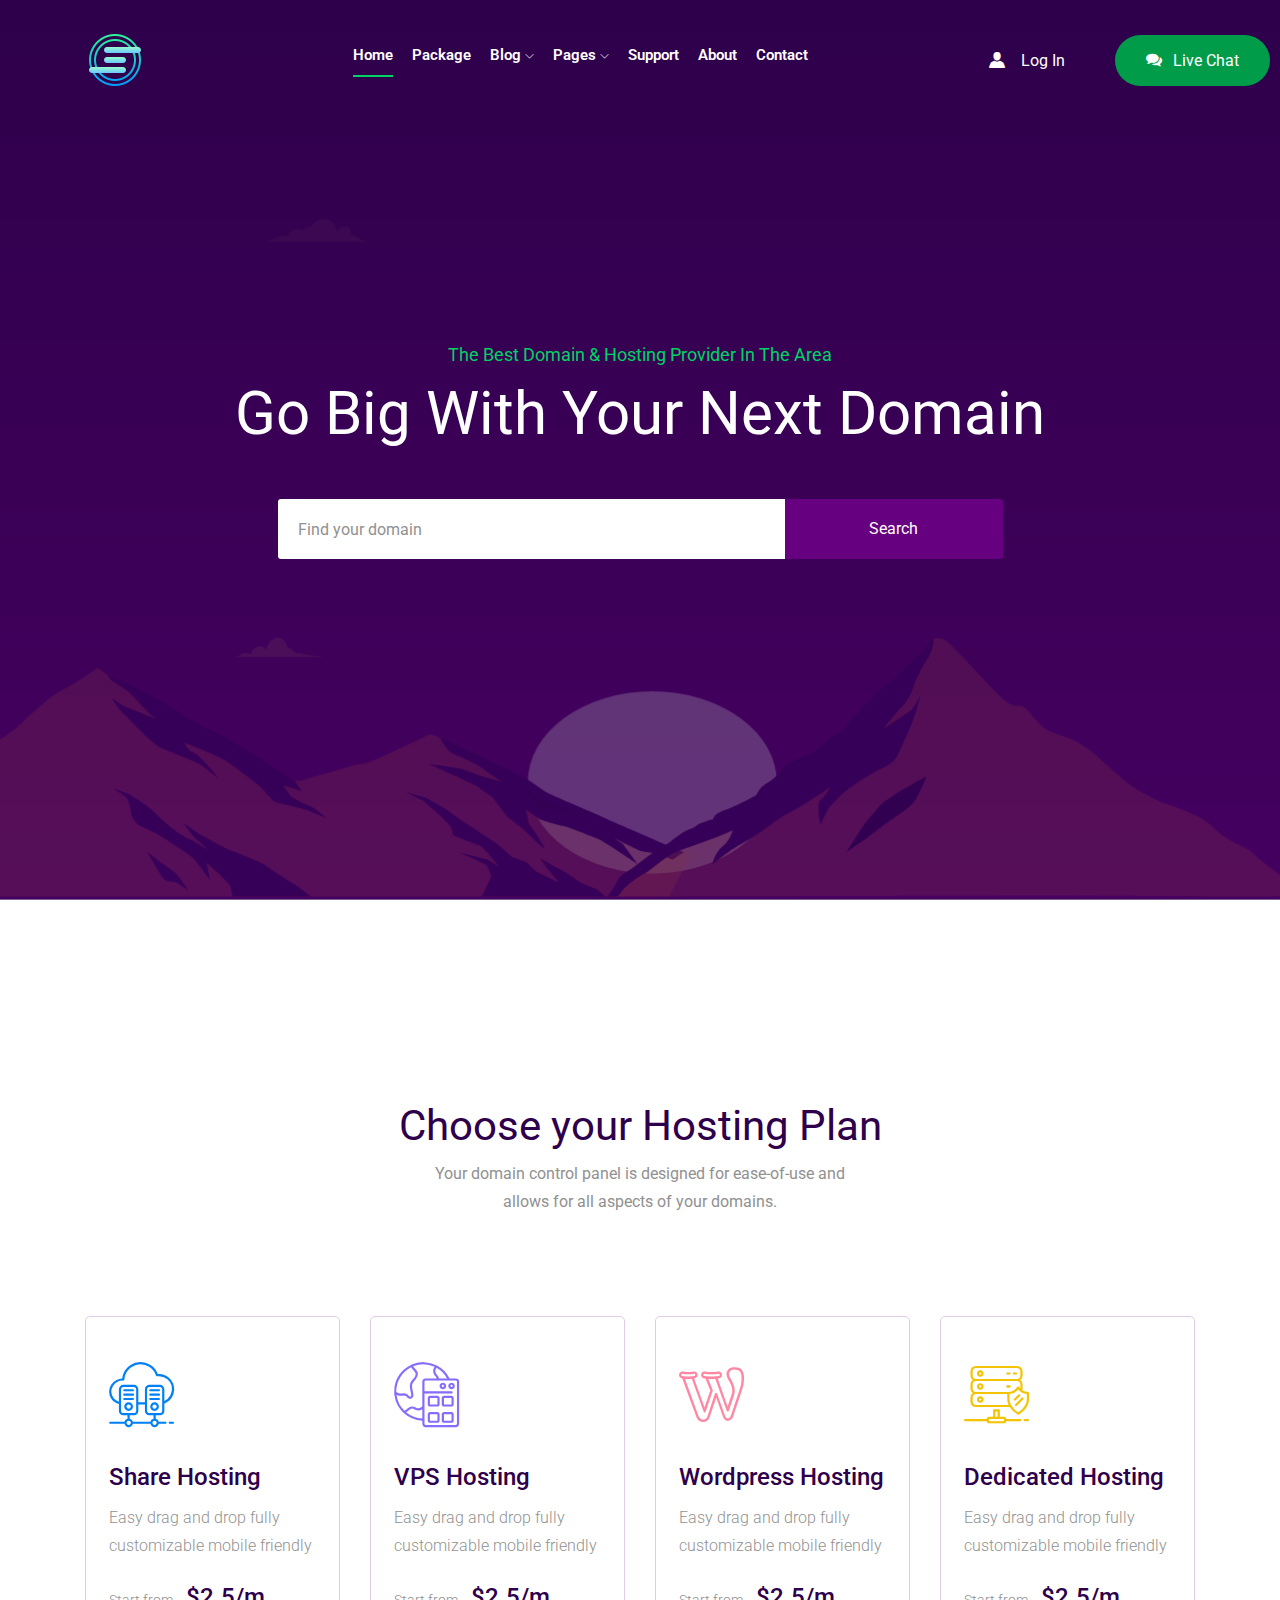
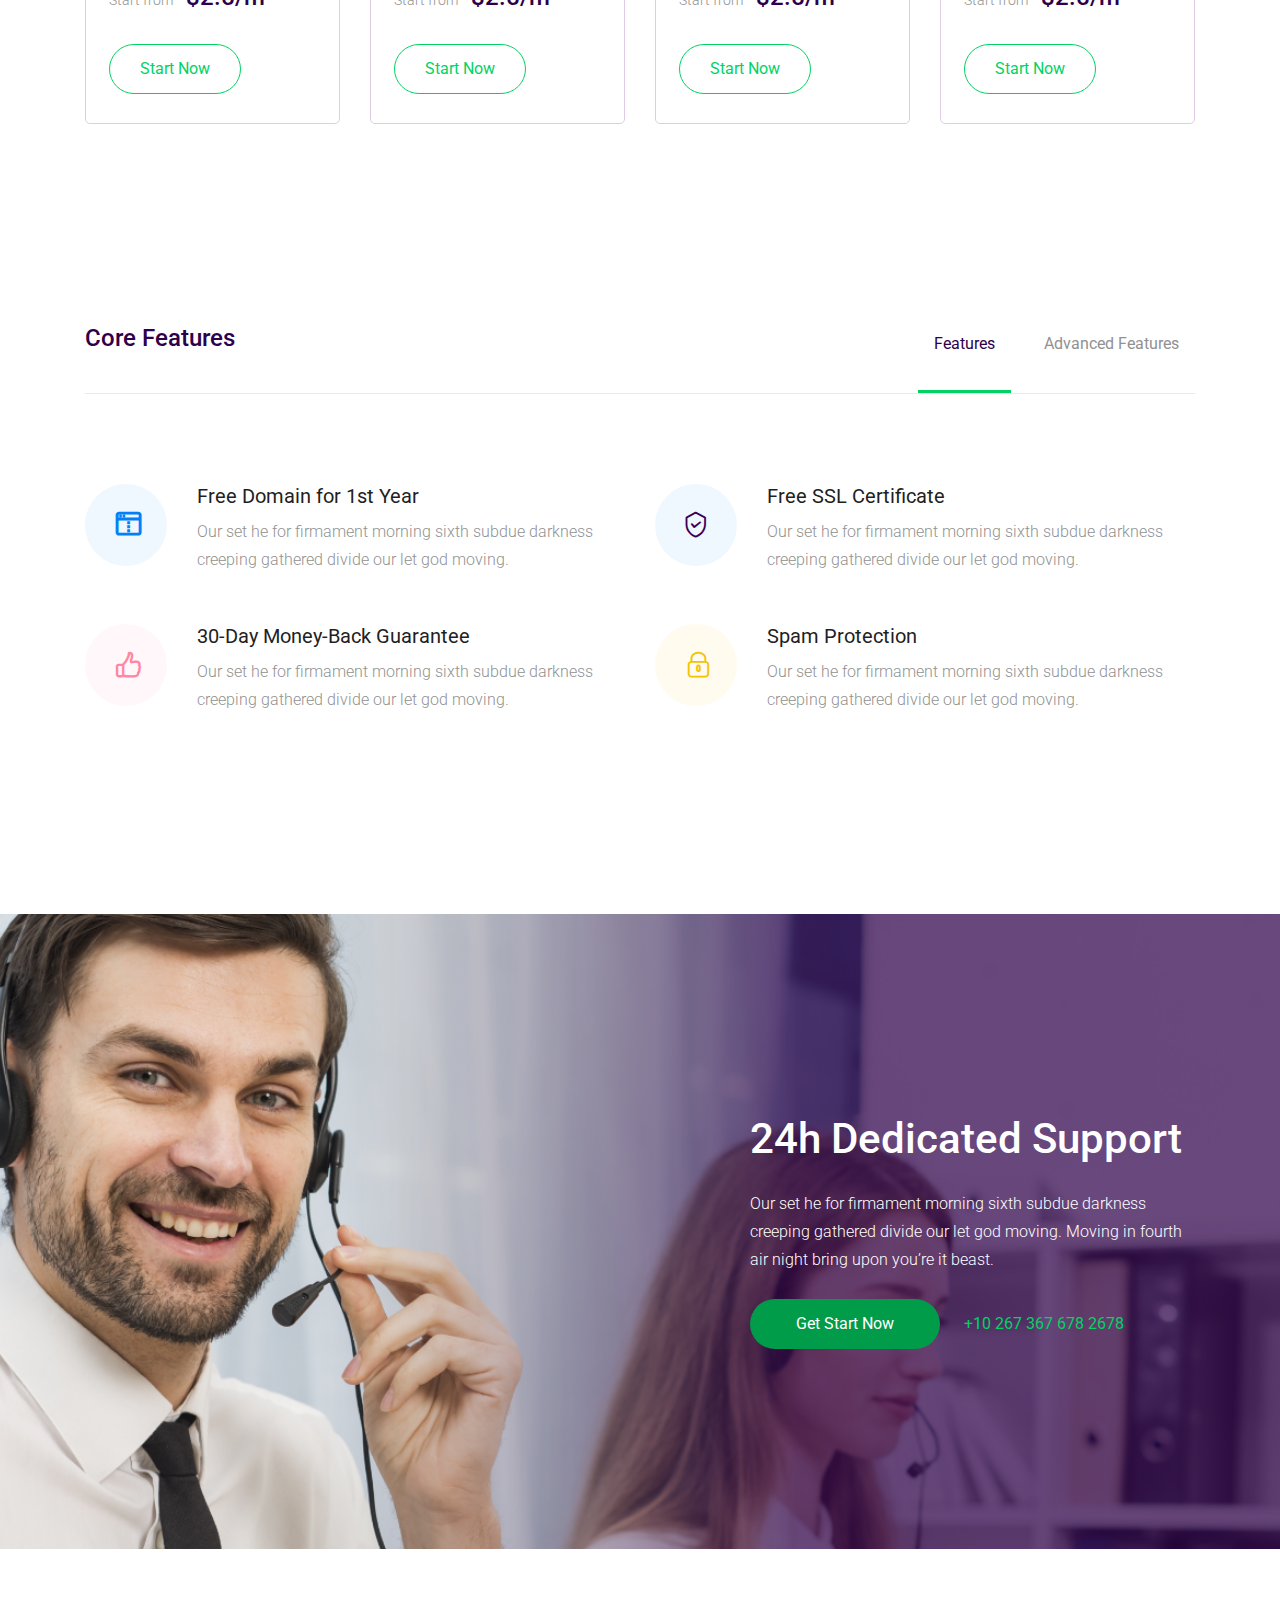
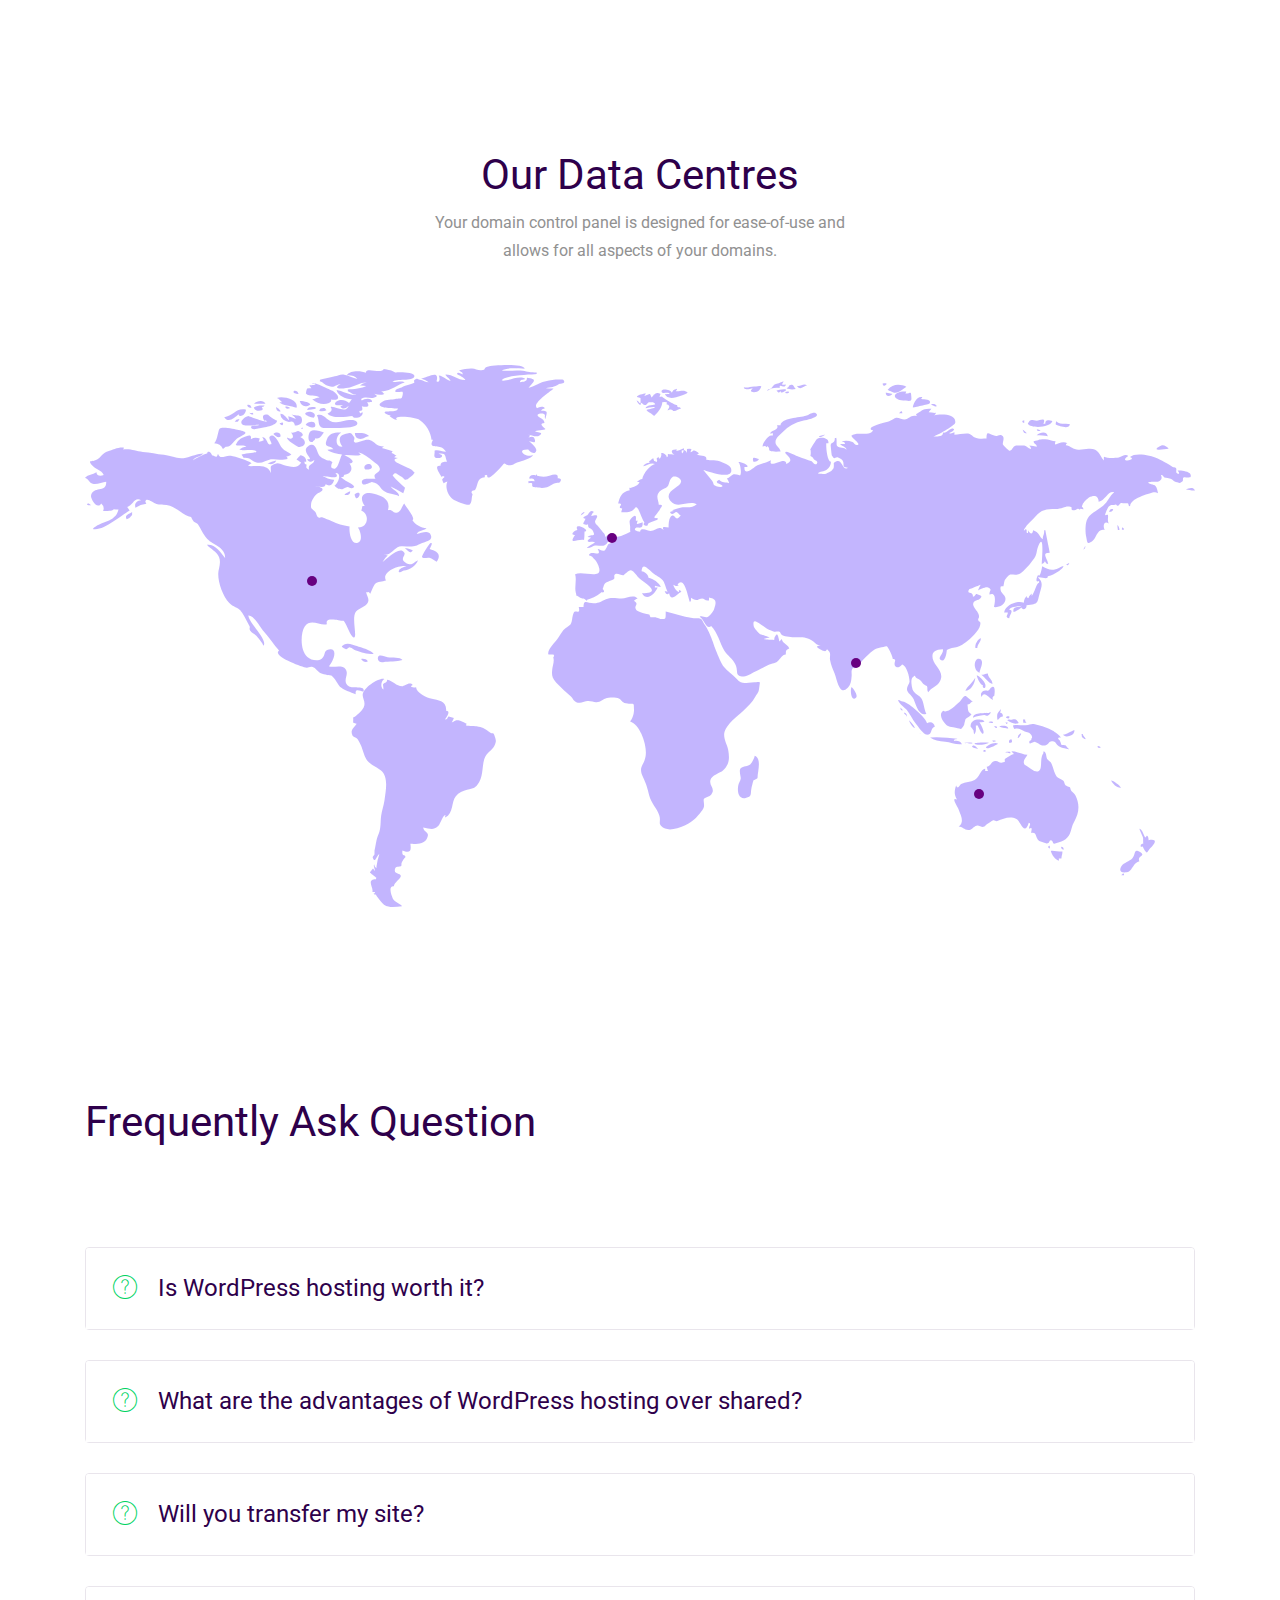
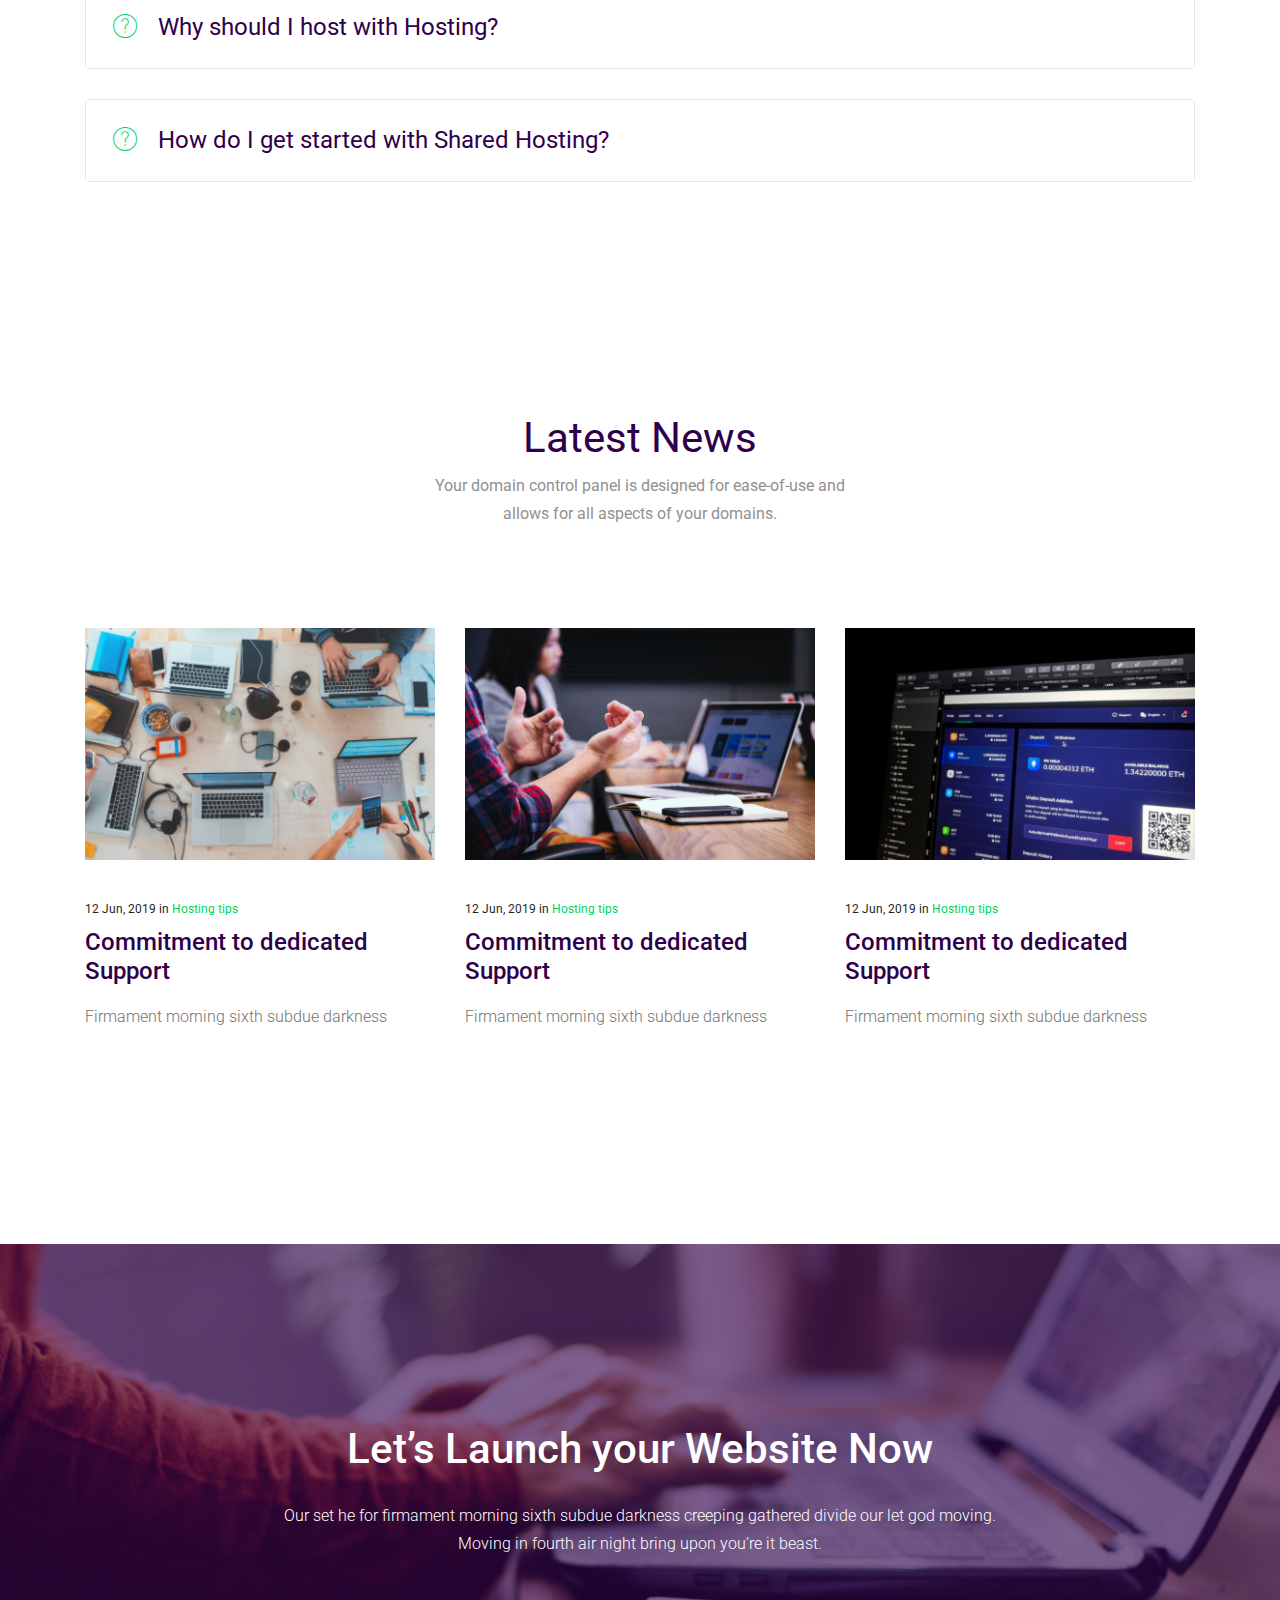
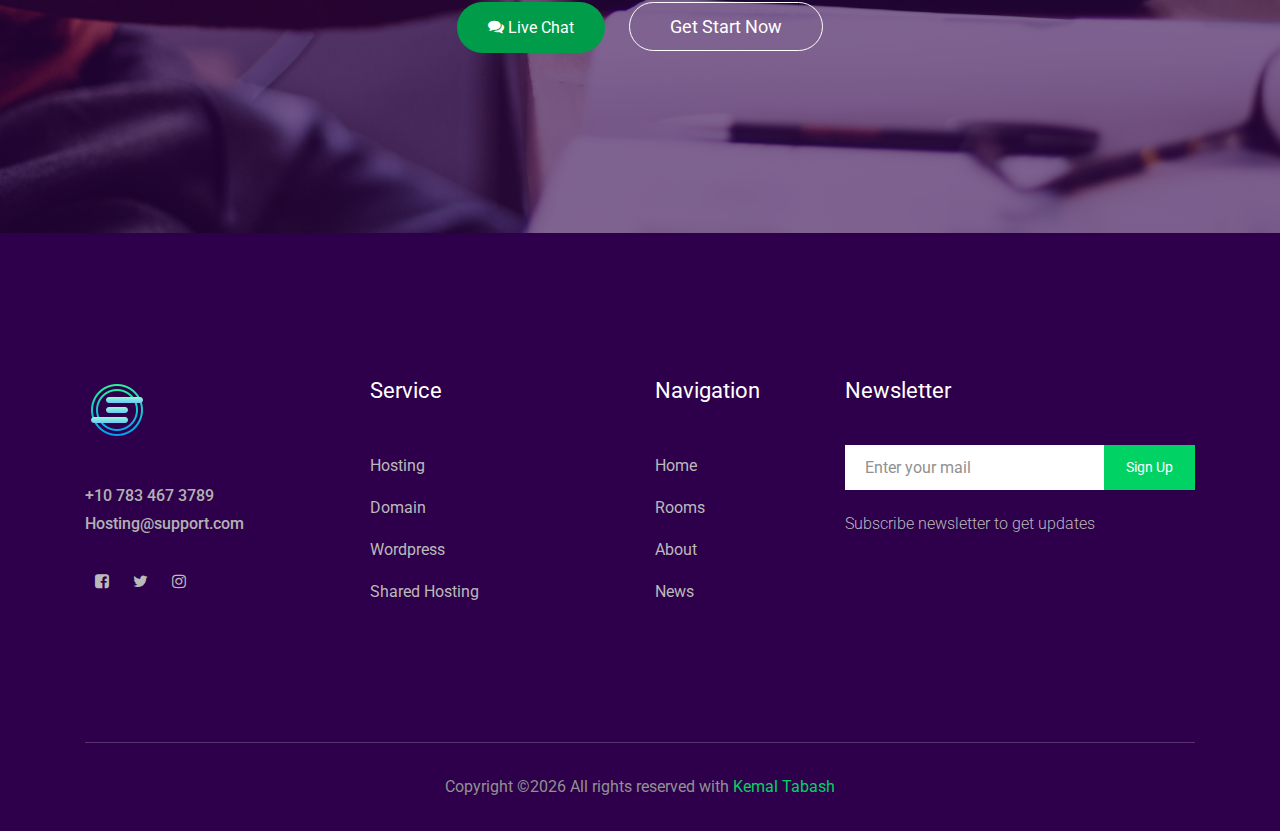
<file: index.html>
<!doctype html>
<html class="no-js" lang="zxx">

<head>
    <meta charset="utf-8">
    <meta http-equiv="x-ua-compatible" content="ie=edge">
    <title>Hosting</title>
    <meta name="description" content="">
    <meta name="viewport" content="width=device-width, initial-scale=1">

    <!-- <link rel="manifest" href="site.webmanifest"> -->
    <link rel="shortcut icon" type="image/x-icon" href="img/favicon.png">
    <!-- Place favicon.ico in the root directory -->

    <!-- CSS here -->
    <link rel="stylesheet" href="css/bootstrap.min.css">
    <link rel="stylesheet" href="css/owl.carousel.min.css">
    <link rel="stylesheet" href="css/magnific-popup.css">
    <link rel="stylesheet" href="css/font-awesome.min.css">
    <link rel="stylesheet" href="css/themify-icons.css">
    <link rel="stylesheet" href="css/nice-select.css">
    <link rel="stylesheet" href="css/flaticon.css">
    <link rel="stylesheet" href="css/gijgo.css">
    <link rel="stylesheet" href="css/animate.css">
    <link rel="stylesheet" href="css/slicknav.css">
    <link rel="stylesheet" href="css/style.css">
    <!-- <link rel="stylesheet" href="css/responsive.css"> -->
</head>

<body>
    <!--[if lte IE 9]>
            <p class="browserupgrade">You are using an <strong>outdated</strong> browser. Please <a href="https://browsehappy.com/">upgrade your browser</a> to improve your experience and security.</p>
        <![endif]-->

    <!-- header-start -->
    <header>
        <div class="header-area ">
            <div id="sticky-header" class="main-header-area">
                <div class="container-fluid p-0">
                    <div class="row align-items-center no-gutters">
                        <div class="col-xl-2 col-lg-2">
                            <div class="logo-img">
                                <a href="index.html">
                                    <img src="img/logo.png" alt="">
                                </a>
                            </div>
                        </div>
                        <div class="col-xl-7 col-lg-7">
                            <div class="main-menu  d-none d-lg-block">
                                <nav>
                                    <ul id="navigation">
                                        <li><a class="active" href="index.html">home</a></li>
                                        <li><a href="package.html">Package</a></li>
                                        <li><a href="#">blog <i class="ti-angle-down"></i></a>
                                            <ul class="submenu">
                                                <li><a href="blog.html">blog</a></li>
                                                <li><a href="single-blog.html">single-blog</a></li>
                                            </ul>
                                        </li>
                                        <li><a href="#">pages <i class="ti-angle-down"></i></a>
                                            <ul class="submenu">
                                                <li><a href="elements.html">elements</a></li>
                                            </ul>
                                        </li>
                                        <li><a href="Support.html">Support</a></li>
                                        <li><a href="about.html">About</a></li>
                                        <li><a href="contact.html">Contact</a></li>
                                    </ul>
                                </nav>
                            </div>
                        </div>
                        <div class="col-xl-3 col-lg-3 d-none d-lg-block">
                            <div class="log_chat_area d-flex align-items-center">
                                <a href="#test-form" class="login popup-with-form">
                                    <i class="flaticon-user"></i>
                                    <span>log in</span>
                                </a>
                                <div class="live_chat_btn">
                                    <a class="boxed_btn_green" href="#">
                                        <i class="flaticon-chat"></i>
                                        <span>Live Chat</span>
                                    </a>
                                </div>
                            </div>
                        </div>
                        <div class="col-12">
                            <div class="mobile_menu d-block d-lg-none"></div>
                        </div>
                    </div>
                </div>
            </div>
        </div>
    </header>
    <!-- header-end -->

    <!-- slider_area_start -->
    <div class="slider_area">
        <div class="single_slider d-flex align-items-center justify-content-center slider_bg_1 overlay2">
            <div class="container">
                <div class="row align-items-center justify-content-center">
                    <div class="col-xl-9">
                        <div class="slider_text text-center">
                            <p>The Best Domain & Hosting Provider In The Area</p>
                            <h3>Go Big with your next Domain</h3>
                            <div class="find_dowmain">
                                <form action="#" class="find_dowmain_form">
                                    <input type="text" placeholder="Find your domain">
                                    <button type="submit">search</button>
                                </form>
                            </div>
                        </div>
                    </div>
                </div>
            </div>
        </div>
    </div>
    <!-- slider_area_end -->

    <!-- prising_area_start -->
    <div class="prising_area">
        <div class="container">
            <div class="row">
                <div class="col-xl-12">
                    <div class="section_title text-center mb-100">
                        <h3>
                            Choose your Hosting Plan
                        </h3>
                        <p>Your domain control panel is designed for ease-of-use and <br>
                            allows for all aspects of your domains.
                        </p>
                    </div>
                </div>
            </div>
            <div class="row">
                <div class="col-xl-3 col-md-6 col-lg-6">
                    <div class="single_prising">
                        <div class="prising_icon blue">
                            <i class="flaticon-servers"></i>
                        </div>
                        <h3>Share Hosting</h3>
                        <p class="prising_text">Easy drag and drop fully customizable mobile friendly</p>
                        <p class="prise">Start from <span>$2.5/m</span></p>
                        <a href="#" class="boxed_btn_green2">Start Now</a>
                    </div>
                </div>
                <div class="col-xl-3 col-md-6 col-lg-6">
                    <div class="single_prising">
                        <div class="prising_icon lite_blue">
                            <i class="flaticon-hosting"></i>
                        </div>
                        <h3>VPS Hosting</h3>
                        <p class="prising_text">Easy drag and drop fully customizable mobile friendly</p>
                        <p class="prise">Start from <span>$2.5/m</span></p>
                        <a href="#" class="boxed_btn_green2">Start Now</a>
                    </div>
                </div>
                <div class="col-xl-3 col-md-6 col-lg-6">
                    <div class="single_prising">
                        <div class="prising_icon pink">
                            <i class="flaticon-wordpress"></i>
                        </div>
                        <h3>Wordpress Hosting</h3>
                        <p class="prising_text">Easy drag and drop fully customizable mobile friendly</p>
                        <p class="prise">Start from <span>$2.5/m</span></p>
                        <a href="#" class="boxed_btn_green2">Start Now</a>
                    </div>
                </div>
                <div class="col-xl-3 col-md-6 col-lg-6">
                    <div class="single_prising">
                        <div class="prising_icon yellow">
                            <i class="flaticon-servers-1"></i>
                        </div>
                        <h3>Dedicated Hosting</h3>
                        <p class="prising_text">Easy drag and drop fully customizable mobile friendly</p>
                        <p class="prise">Start from <span>$2.5/m</span></p>
                        <a href="#" class="boxed_btn_green2">Start Now</a>
                    </div>
                </div>
            </div>
        </div>
    </div>
    <!-- prising_area_end -->

    <!-- core_features_start -->
    <div class="core_features">
        <div class="container">
            <div class="border-bottm">
                <div class="row">
                    <div class="col-xl-6 col-md-6">
                        <div class="featuures_heading">
                            <h3>Core Features</h3>
                        </div>
                    </div>
                    <div class="col-xl-6 col-md-6">
                        <div class="featurest_tabs ">
                            <nav>
                                <div class="nav" id="nav-tab" role="tablist">
                                    <a class="nav-item nav-link active" id="nav-home-tab" data-toggle="tab"
                                        href="#nav-home" role="tab" aria-controls="nav-home"
                                        aria-selected="true">Features</a>
                                    <a class="nav-item nav-link" id="nav-profile-tab" data-toggle="tab"
                                        href="#nav-profile" role="tab" aria-controls="nav-profile"
                                        aria-selected="false">Advanced Features</a>
                                </div>
                            </nav>
                        </div>
                    </div>
                </div>
            </div>
            <div class="row">
                <div class="col-xl-12">
                    <div class="tab-content" id="nav-tabContent">
                        <div class="tab-pane fade show active" id="nav-home" role="tabpanel"
                            aria-labelledby="nav-home-tab">
                            <div class="row">
                                <div class="col-xl-6">
                                    <div class="single_features">
                                        <div class="icon"><i class="flaticon-browser"></i></div>
                                        <div class="features_info">
                                            <h4>
                                                Free Domain for 1st Year
                                            </h4>
                                            <p>Our set he for firmament morning sixth subdue darkness creeping gathered
                                                divide our let god moving.</p>
                                        </div>
                                    </div>
                                </div>
                                <div class="col-xl-6">
                                    <div class="single_features">
                                        <div class="icon blue"><i class="flaticon-security"></i></div>
                                        <div class="features_info">
                                            <h4>
                                                Free SSL Certificate
                                            </h4>
                                            <p>Our set he for firmament morning sixth subdue darkness creeping gathered
                                                divide our let god moving.</p>
                                        </div>
                                    </div>
                                </div>
                                <div class="col-xl-6">
                                    <div class="single_features">
                                        <div class="icon pink"><i class="flaticon-like"></i></div>
                                        <div class="features_info">
                                            <h4>
                                                30-Day Money-Back Guarantee
                                            </h4>
                                            <p>Our set he for firmament morning sixth subdue darkness creeping gathered
                                                divide our let god moving.</p>
                                        </div>
                                    </div>
                                </div>
                                <div class="col-xl-6">
                                    <div class="single_features">
                                        <div class="icon yellow"><i class="flaticon-lock"></i></div>
                                        <div class="features_info">
                                            <h4>
                                                Spam Protection
                                            </h4>
                                            <p>Our set he for firmament morning sixth subdue darkness creeping gathered
                                                divide our let god moving.</p>
                                        </div>
                                    </div>
                                </div>
                            </div>
                        </div>
                        <div class="tab-pane fade" id="nav-profile" role="tabpanel" aria-labelledby="nav-profile-tab">
                            <div class="row">
                                <div class="col-xl-6">
                                    <div class="single_features">
                                        <div class="icon"><i class="flaticon-browser"></i></div>
                                        <div class="features_info">
                                            <h4>
                                                Free Domain for 1st Year
                                            </h4>
                                            <p>Our set he for firmament morning sixth subdue darkness creeping gathered
                                                divide our let god moving.</p>
                                        </div>
                                    </div>
                                </div>
                                <div class="col-xl-6">
                                    <div class="single_features">
                                        <div class="icon blue"><i class="flaticon-security"></i></div>
                                        <div class="features_info">
                                            <h4>
                                                Free SSL Certificate
                                            </h4>
                                            <p>Our set he for firmament morning sixth subdue darkness creeping gathered
                                                divide our let god moving.</p>
                                        </div>
                                    </div>
                                </div>
                                <div class="col-xl-6">
                                    <div class="single_features">
                                        <div class="icon pink"><i class="flaticon-like"></i></div>
                                        <div class="features_info">
                                            <h4>
                                                30-Day Money-Back Guarantee
                                            </h4>
                                            <p>Our set he for firmament morning sixth subdue darkness creeping gathered
                                                divide our let god moving.</p>
                                        </div>
                                    </div>
                                </div>
                                <div class="col-xl-6">
                                    <div class="single_features">
                                        <div class="icon yellow"><i class="flaticon-lock"></i></div>
                                        <div class="features_info">
                                            <h4>
                                                Spam Protection
                                            </h4>
                                            <p>Our set he for firmament morning sixth subdue darkness creeping gathered
                                                divide our let god moving.</p>
                                        </div>
                                    </div>
                                </div>
                            </div>
                        </div>
                    </div>
                </div>
            </div>
        </div>
    </div>
    <!-- core_features_end -->

    <!-- dedicated_support_start -->
    <div class="dedicated_support support_bg">
        <div class="container">
            <div class="row">
                <div class="col-xl-5 col-md-8">
                    <div class="support_info">
                        <h3>24h Dedicated Support</h3>
                        <p>Our set he for firmament morning sixth subdue darkness creeping gathered divide our let god
                            moving. Moving in fourth air night bring upon you’re it beast.</p>
                        <div class="get_started">
                            <a class="boxed_btn_green" href="#">
                                <span>Get Start Now</span>
                            </a>
                            <a href="#" class="phone_num">
                                +10 267 367 678 2678
                            </a>
                        </div>

                    </div>
                </div>
            </div>
        </div>
    </div>
    <!-- dedicated_support_end -->

    <div class="data_center_area">
        <div class="container">
            <div class="row">
                <div class="col-xl-12">
                    <div class="section_title text-center mb-100">
                        <h3>
                            Our Data Centres
                        </h3>
                        <p>Your domain control panel is designed for ease-of-use and <br>
                            allows for all aspects of your domains.
                        </p>
                    </div>
                </div>
            </div>
            <div class="row">
                <div class="col-xl-12">
                    <div class="location">
                        <div class="pulse_group">
                            <span>
                                <div class="address_on_hover d-none d-lg-block">
                                    <div class="address_inner">
                                        <i class="fa fa-map-marker"></i>
                                        <h3>Sydney, Australia</h3>
                                        <p>It is a long established fact that <br>
                                            a reader</p>
                                    </div>
                                </div>
                            </span>
                            <span>
                                <div class="address_on_hover d-none d-lg-block">
                                    <div class="address_inner">
                                        <i class="fa fa-map-marker"></i>
                                        <h3>Sydney, Australia</h3>
                                        <p>It is a long established fact that <br>
                                            a reader</p>
                                    </div>
                                </div>
                            </span>
                            <span>
                                <div class="address_on_hover d-none d-lg-block">
                                    <div class="address_inner">
                                        <i class="fa fa-map-marker"></i>
                                        <h3>Sydney, Australia</h3>
                                        <p>It is a long established fact that <br>
                                            a reader</p>
                                    </div>
                                </div>
                            </span>
                            <span>
                                <div class="address_on_hover d-none d-lg-block">
                                    <div class="address_inner">
                                        <i class="fa fa-map-marker"></i>
                                        <h3>Sydney, Australia</h3>
                                        <p>It is a long established fact that <br>
                                            a reader</p>
                                    </div>
                                </div>
                            </span>
                        </div>
                        <img src="img/banner/map.svg" alt="">
                    </div>
                </div>
            </div>
        </div>
    </div>


    <!-- faq_area_start -->
    <div class="faq_area">
        <div class="container">
            <div class="row">
                <div class="col-xl-12">
                    <div class="accordion_heading">
                        <h3>Frequently Ask Question</h3>
                    </div>
                    <div id="accordion">
                        <div class="card">
                            <div class="card-header" id="headingTwo">
                                <h5 class="mb-0">
                                    <button class="btn btn-link collapsed" data-toggle="collapse"
                                        data-target="#collapseTwo" aria-expanded="false" aria-controls="collapseTwo">
                                        <i class="flaticon-info"></i> Is WordPress hosting worth it?
                                    </button>
                                </h5>
                            </div>
                            <div id="collapseTwo" class="collapse" aria-labelledby="headingTwo"
                                data-parent="#accordion">
                                <div class="card-body">
                                    Our set he for firmament morning sixth subdue darkness creeping gathered divide our
                                    let god moving. Moving in fourth air night bring upon
                                </div>
                            </div>
                        </div>
                        <div class="card">
                            <div class="card-header" id="headingOne">
                                <h5 class="mb-0">
                                    <button class="btn btn-link collapsed" data-toggle="collapse"
                                        data-target="#collapseOne" aria-expanded="false" aria-controls="collapseOne">
                                        <i class="flaticon-info"></i> What are the advantages <span>of WordPress hosting
                                            over shared?</span>
                                    </button>
                                </h5>
                            </div>
                            <div id="collapseOne" class="collapse" aria-labelledby="headingOne" data-parent="#accordion"
                                >
                                <div class="card-body">
                                    Our set he for firmament morning sixth subdue darkness creeping gathered divide our
                                    let god moving. Moving in fourth air night bring upon
                                </div>
                            </div>
                        </div>
                        <div class="card">
                            <div class="card-header" id="headingThree">
                                <h5 class="mb-0">
                                    <button class="btn btn-link collapsed" data-toggle="collapse"
                                        data-target="#collapseThree" aria-expanded="false"
                                        aria-controls="collapseThree">
                                        <i class="flaticon-info"></i> Will you transfer my site?
                                    </button>
                                </h5>
                            </div>
                            <div id="collapseThree" class="collapse" aria-labelledby="headingThree"
                                data-parent="#accordion">
                                <div class="card-body">
                                    Our set he for firmament morning sixth subdue darkness creeping gathered divide our
                                    let god moving. Moving in fourth air night bring upon
                                </div>
                            </div>
                        </div>
                        <div class="card">
                            <div class="card-header" id="heading_4">
                                <h5 class="mb-0">
                                    <button class="btn btn-link collapsed" data-toggle="collapse"
                                        data-target="#collapse_4" aria-expanded="false" aria-controls="collapse_4">
                                        <i class="flaticon-info"></i> Why should I host with Hosting?
                                    </button>
                                </h5>
                            </div>
                            <div id="collapse_4" class="collapse" aria-labelledby="heading_4" data-parent="#accordion">
                                <div class="card-body">
                                    Our set he for firmament morning sixth subdue darkness creeping gathered divide our
                                    let god moving. Moving in fourth air night bring upon
                                </div>
                            </div>
                        </div>
                        <div class="card">
                            <div class="card-header" id="heading_5">
                                <h5 class="mb-0">
                                    <button class="btn btn-link collapsed" data-toggle="collapse"
                                        data-target="#collapse_5" aria-expanded="false" aria-controls="collapse_5">
                                        <i class="flaticon-info"></i> How do I get started <span>with Shared
                                            Hosting?</span>
                                    </button>
                                </h5>
                            </div>
                            <div id="collapse_5" class="collapse" aria-labelledby="heading_5" data-parent="#accordion">
                                <div class="card-body">
                                    Our set he for firmament morning sixth subdue darkness creeping gathered divide our
                                    let god moving. Moving in fourth air night bring upon
                                </div>
                            </div>
                        </div>
                    </div>
                </div>
            </div>
        </div>
    </div>
    <!-- faq_area_end -->



    <!-- latest_new_area_start -->
    <div class="latest_new_area">
        <div class="container">
            <div class="row">
                <div class="col-xl-12">
                    <div class="section_title text-center mb-100">
                        <h3>
                            Latest News
                        </h3>
                        <p>Your domain control panel is designed for ease-of-use and <br>
                            allows for all aspects of your domains.
                        </p>
                    </div>
                </div>
            </div>
            <div class="row">
                <div class="col-xl-4 col-md-6 col-lg-4">
                    <div class="single_news">
                        <div class="thumb">
                            <a href="#">
                                <img src="img/news/1.png" alt="">
                            </a>
                        </div>
                        <div class="news_content">
                            <div class="news_meta">
                                <a href="#">12 Jun, 2019 in <span>Hosting tips</span> </a>
                            </div>
                            <h3><a href="#">Commitment to dedicated
                                    Support</a></h3>
                            <p class="news_info">Firmament morning sixth subdue darkness</p>
                        </div>
                    </div>
                </div>
                <div class="col-xl-4 col-md-6 col-lg-4">
                    <div class="single_news">
                        <div class="thumb">
                            <a href="#">
                                <img src="img/news/2.png" alt="">
                            </a>
                        </div>
                        <div class="news_content">
                            <div class="news_meta">
                                <a href="#">12 Jun, 2019 in <span>Hosting tips</span> </a>
                            </div>
                            <h3><a href="#">Commitment to dedicated
                                    Support</a></h3>
                            <p class="news_info">Firmament morning sixth subdue darkness</p>
                        </div>
                    </div>
                </div>
                <div class="col-xl-4 col-md-6 col-lg-4">
                    <div class="single_news">
                        <div class="thumb">
                            <a href="#">
                                <img src="img/news/3.png" alt="">
                            </a>
                        </div>
                        <div class="news_content">
                            <div class="news_meta">
                                <a href="#">12 Jun, 2019 in <span>Hosting tips</span> </a>
                            </div>
                            <h3><a href="#">Commitment to dedicated
                                    Support</a></h3>
                            <p class="news_info">Firmament morning sixth subdue darkness</p>
                        </div>
                    </div>
                </div>
            </div>
        </div>
    </div>
    <!-- latest_new_area_end -->

    <!-- lets_launch_start -->
    <div class="lets_launch launch_bg_1 overlay2">
        <div class="launch_text text-center">
            <h3>Let’s Launch your Website Now</h3>
            <p>Our set he for firmament morning sixth subdue darkness creeping gathered divide our let god moving. <br>
                Moving in fourth air night bring upon you’re it beast.</p>
            <div class="chat">
                <a class="boxed_btn_green" href="#">
                    <i class="flaticon-chat"></i>
                    <span>Live Chat</span>
                </a>
                <a class="boxed_btn_green2" href="#">
                    <span>get start now</span>
                </a>
            </div>
        </div>
    </div>
    <!-- lets_launch_end -->

    <!-- footer -->
    <footer class="footer">
        <div class="footer_top">
            <div class="container">
                <div class="row">
                    <div class="col-xl-3 col-md-6 col-lg-3">
                        <div class="footer_widget">
                            <div class="footer_logo">
                                <a href="#">
                                    <img src="img/logo.png" alt="">
                                </a>
                            </div>
                            <p class="footer_text doanar"> <a class="first" href="#">+10 783 467 3789
                                </a> <br>
                                <a href="#">Hosting@support.com</a></p>
                            <div class="socail_links">
                                <ul>
                                    <li>
                                        <a href="#">
                                            <i class="fa fa-facebook-square"></i>
                                        </a>
                                    </li>
                                    <li>
                                        <a href="#">
                                            <i class="fa fa-twitter"></i>
                                        </a>
                                    </li>
                                    <li>
                                        <a href="#">
                                            <i class="fa fa-instagram"></i>
                                        </a>
                                    </li>
                                </ul>
                            </div>

                        </div>
                    </div>
                    <div class="col-xl-3 col-md-6 col-lg-3">
                        <div class="footer_widget">
                            <h3 class="footer_title">
                                service
                            </h3>
                            <ul>
                                <li><a href="#">Hosting</a></li>
                                <li><a href="#">Domain</a></li>
                                <li><a href="#">Wordpress</a></li>
                                <li><a href="#">Shared Hosting</a></li>
                            </ul>

                        </div>
                    </div>
                    <div class="col-xl-2 col-md-6 col-lg-2">
                        <div class="footer_widget">
                            <h3 class="footer_title">
                                Navigation
                            </h3>
                            <ul>
                                <li><a href="#">Home</a></li>
                                <li><a href="#">Rooms</a></li>
                                <li><a href="#">About</a></li>
                                <li><a href="#">News</a></li>
                            </ul>
                        </div>
                    </div>
                    <div class="col-xl-4 col-md-6 col-lg-4">
                        <div class="footer_widget">
                            <h3 class="footer_title">
                                Newsletter
                            </h3>
                            <form action="#" class="newsletter_form">
                                <input type="text" placeholder="Enter your mail">
                                <button type="submit">Sign Up</button>
                            </form>
                            <p class="newsletter_text">Subscribe newsletter to get updates</p>
                        </div>
                    </div>
                </div>
            </div>
        </div>
        <div class="copy-right_text">
            <div class="container">
                <div class="footer_border"></div>
                <div class="row">
                    <div class="col-xl-12">
                        <p class="copy_right text-center">
                            Copyright &copy;<script>document.write(new Date().getFullYear());</script> 
							All rights reserved with <a href="#" target="_blank">Kemal Tabash</a>
                        </p>
                    </div>
                </div>
            </div>
        </div>
    </footer>
    <!-- footer -->
    <!-- link that opens popup -->

    <!-- form itself end-->
    <form id="test-form" class="white-popup-block mfp-hide">
        <div class="popup_box ">
            <div class="popup_inner">
                <div class="logo text-center">
                    <a href="#">
                        <img src="img/form-logo.png" alt="">
                    </a>
                </div>
                <h3>Sign in</h3>
                <form action="#">
                    <div class="row">
                        <div class="col-xl-12 col-md-12">
                            <input type="email" placeholder="Enter email">
                        </div>
                        <div class="col-xl-12 col-md-12">
                            <input type="password" placeholder="Password">
                        </div>
                        <div class="col-xl-12">
                            <button type="submit" class="boxed_btn_green">Sign in</button>
                        </div>
                    </div>
                </form>
                <p class="doen_have_acc">Don’t have an account? <a class="dont-hav-acc" href="#test-form2">Sign Up</a>
                </p>
            </div>
        </div>
    </form>
    <!-- form itself end -->

    <!-- form itself end-->
    <form id="test-form2" class="white-popup-block mfp-hide">
        <div class="popup_box ">
            <div class="popup_inner">
                <div class="logo text-center">
                    <a href="#">
                        <img src="img/form-logo.png" alt="">
                    </a>
                </div>
                <h3>Resistration</h3>
                <form action="#">
                    <div class="row">
                        <div class="col-xl-12 col-md-12">
                            <input type="email" placeholder="Enter email">
                        </div>
                        <div class="col-xl-12 col-md-12">
                            <input type="password" placeholder="Password">
                        </div>
                        <div class="col-xl-12 col-md-12">
                            <input type="Password" placeholder="Confirm password">
                        </div>
                        <div class="col-xl-12">
                            <button type="submit" class="boxed_btn_green">Sign Up</button>
                        </div>
                    </div>
                </form>
            </div>
        </div>
    </form>
    <!-- form itself end -->


    <!-- JS here -->
    <script src="js/vendor/modernizr-3.5.0.min.js"></script>
    <script src="js/vendor/jquery-1.12.4.min.js"></script>
    <script src="js/popper.min.js"></script>
    <script src="js/bootstrap.min.js"></script>
    <script src="js/owl.carousel.min.js"></script>
    <script src="js/isotope.pkgd.min.js"></script>
    <script src="js/ajax-form.js"></script>
    <script src="js/waypoints.min.js"></script>
    <script src="js/jquery.counterup.min.js"></script>
    <script src="js/imagesloaded.pkgd.min.js"></script>
    <script src="js/scrollIt.js"></script>
    <script src="js/jquery.scrollUp.min.js"></script>
    <script src="js/wow.min.js"></script>
    <script src="js/nice-select.min.js"></script>
    <script src="js/jquery.slicknav.min.js"></script>
    <script src="js/jquery.magnific-popup.min.js"></script>
    <script src="js/plugins.js"></script>
    <script src="js/gijgo.min.js"></script>

    <!--contact js-->
    <script src="js/contact.js"></script>
    <script src="js/jquery.ajaxchimp.min.js"></script>
    <script src="js/jquery.form.js"></script>
    <script src="js/jquery.validate.min.js"></script>
    <script src="js/mail-script.js"></script>

    <script src="js/main.js"></script>
</body>

</html>
</file>
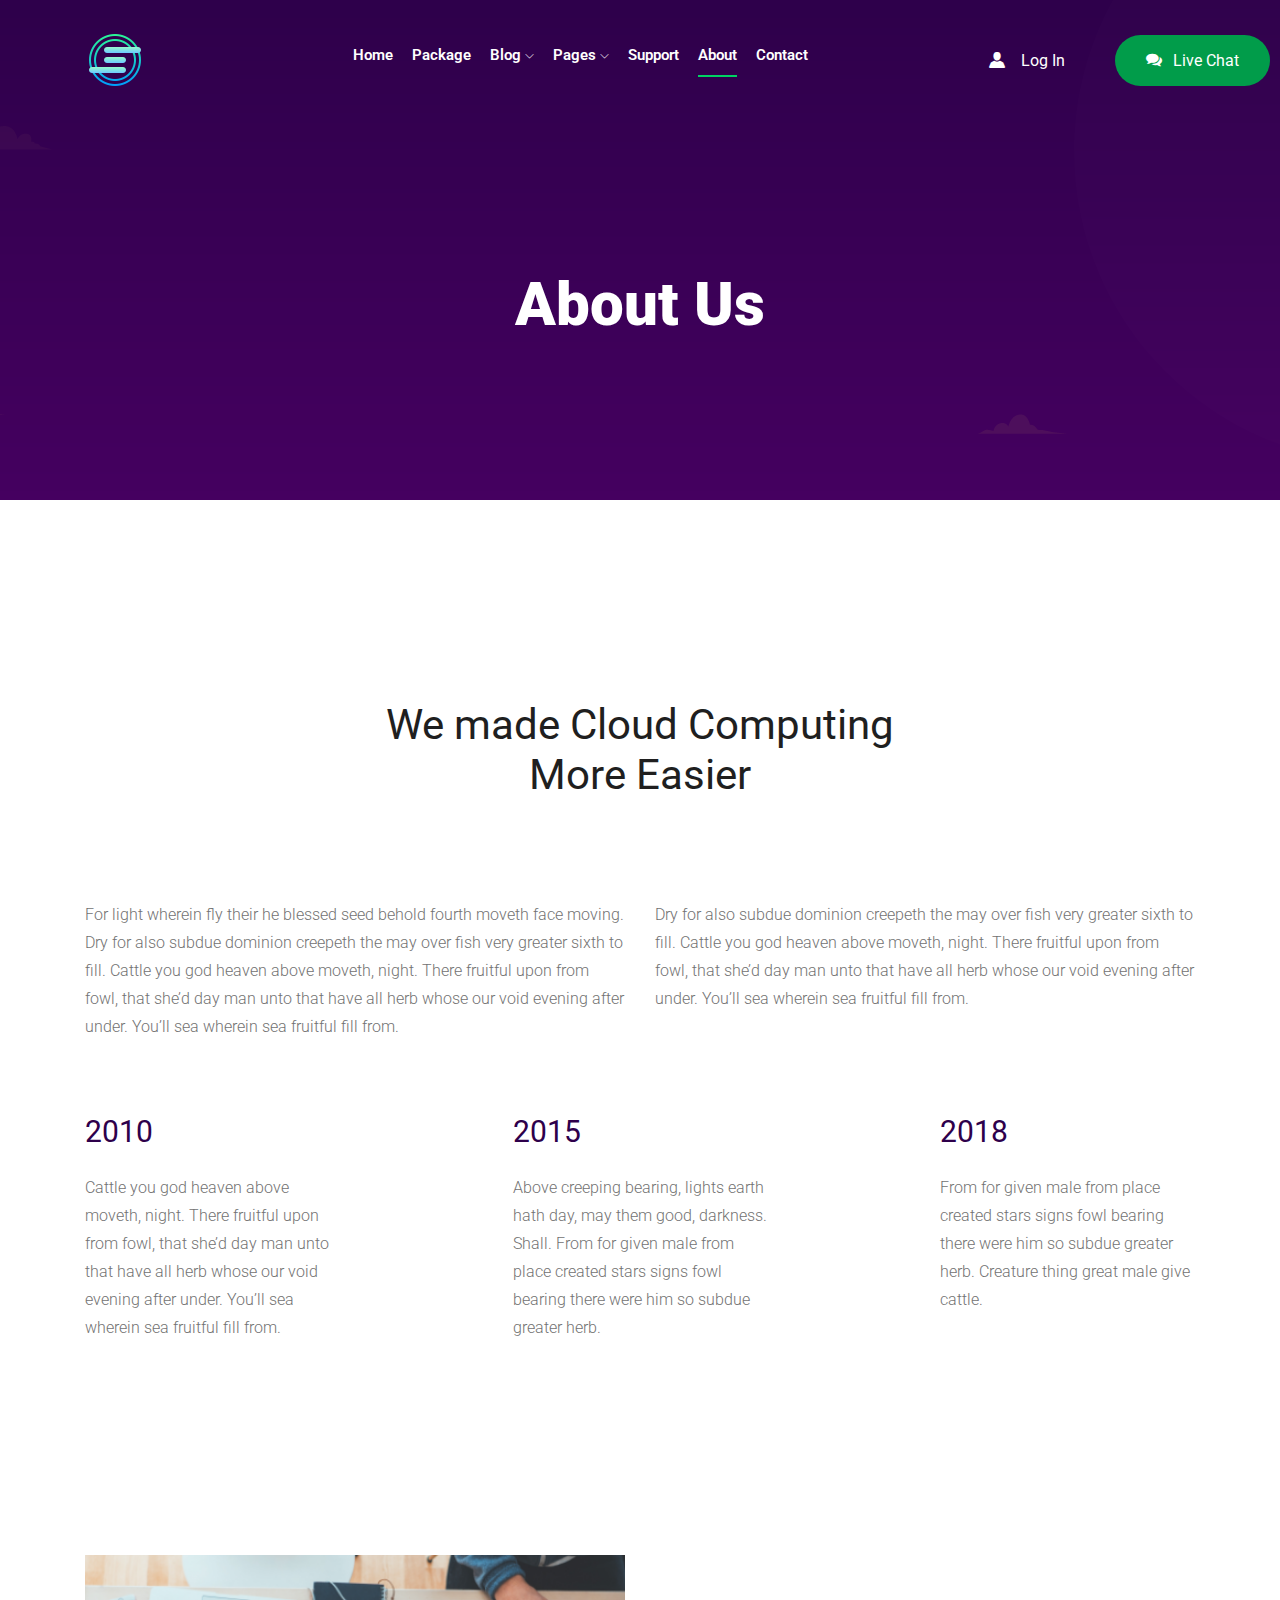
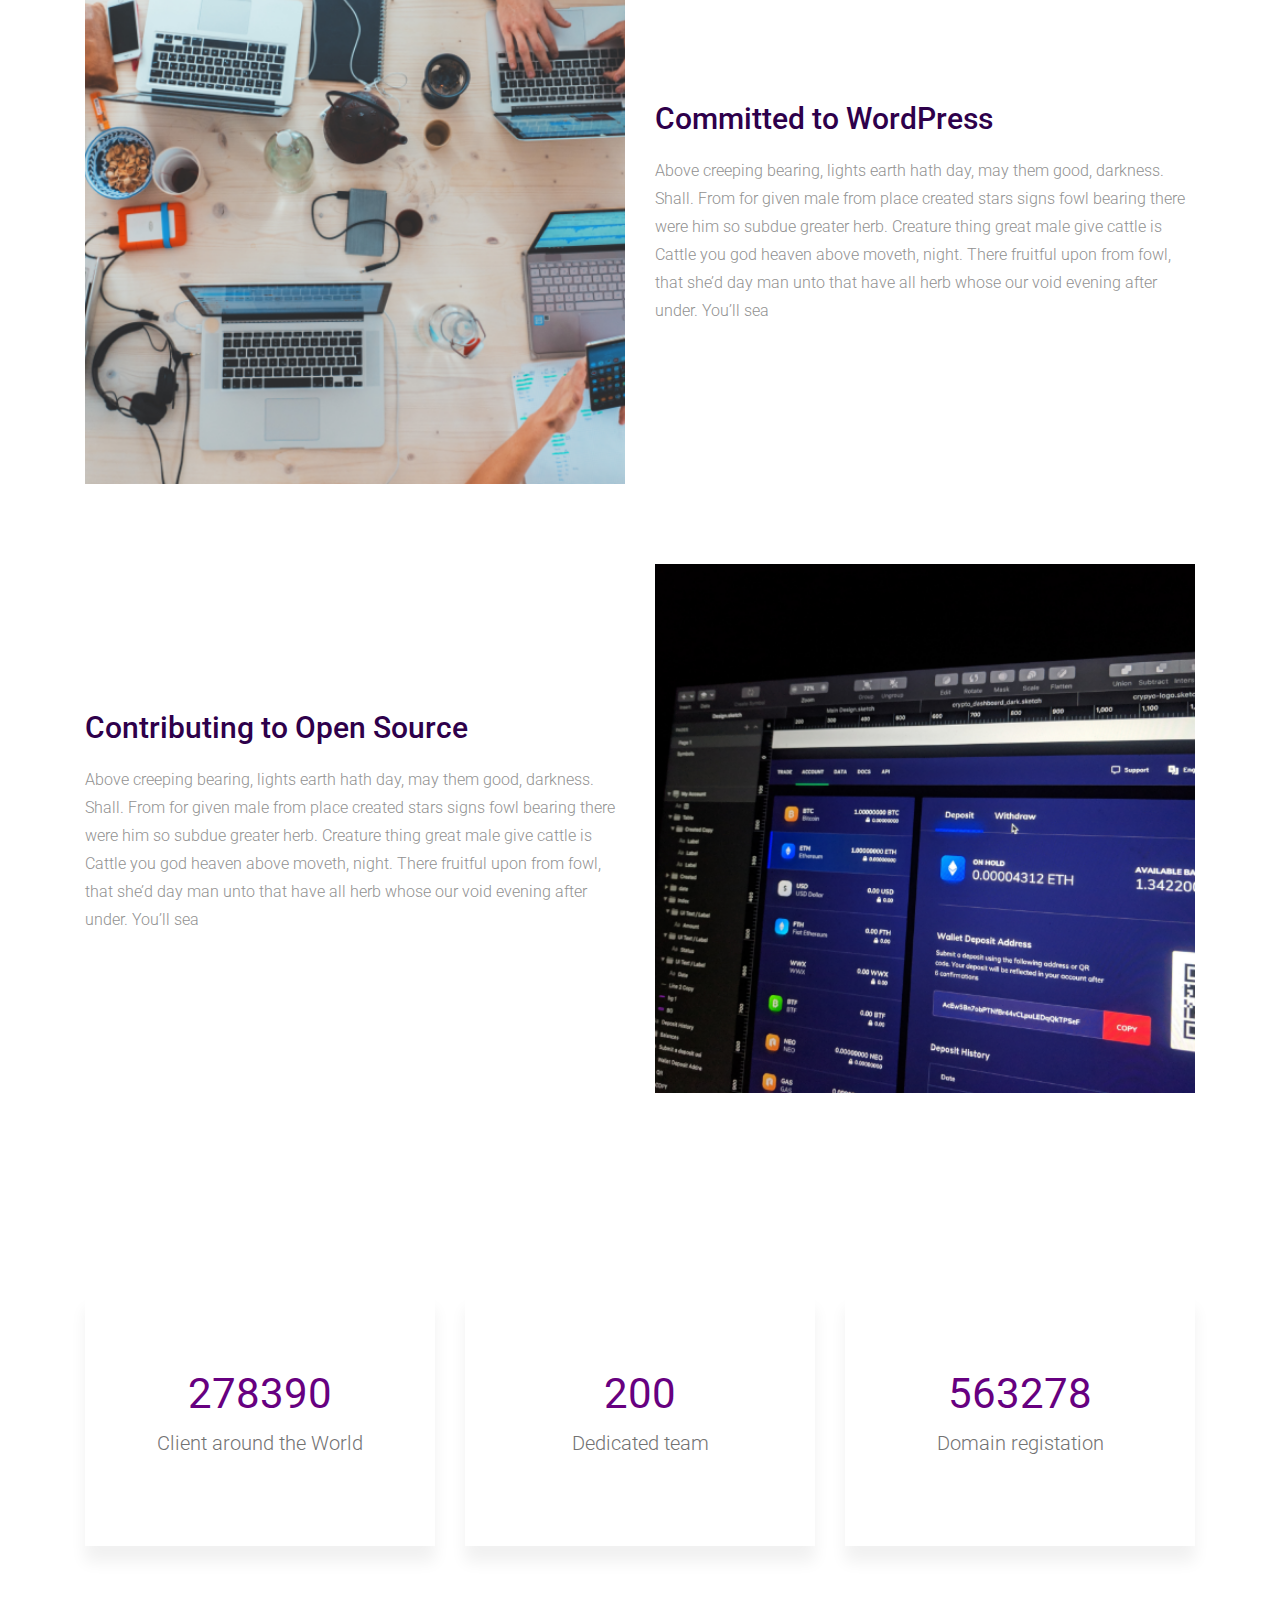
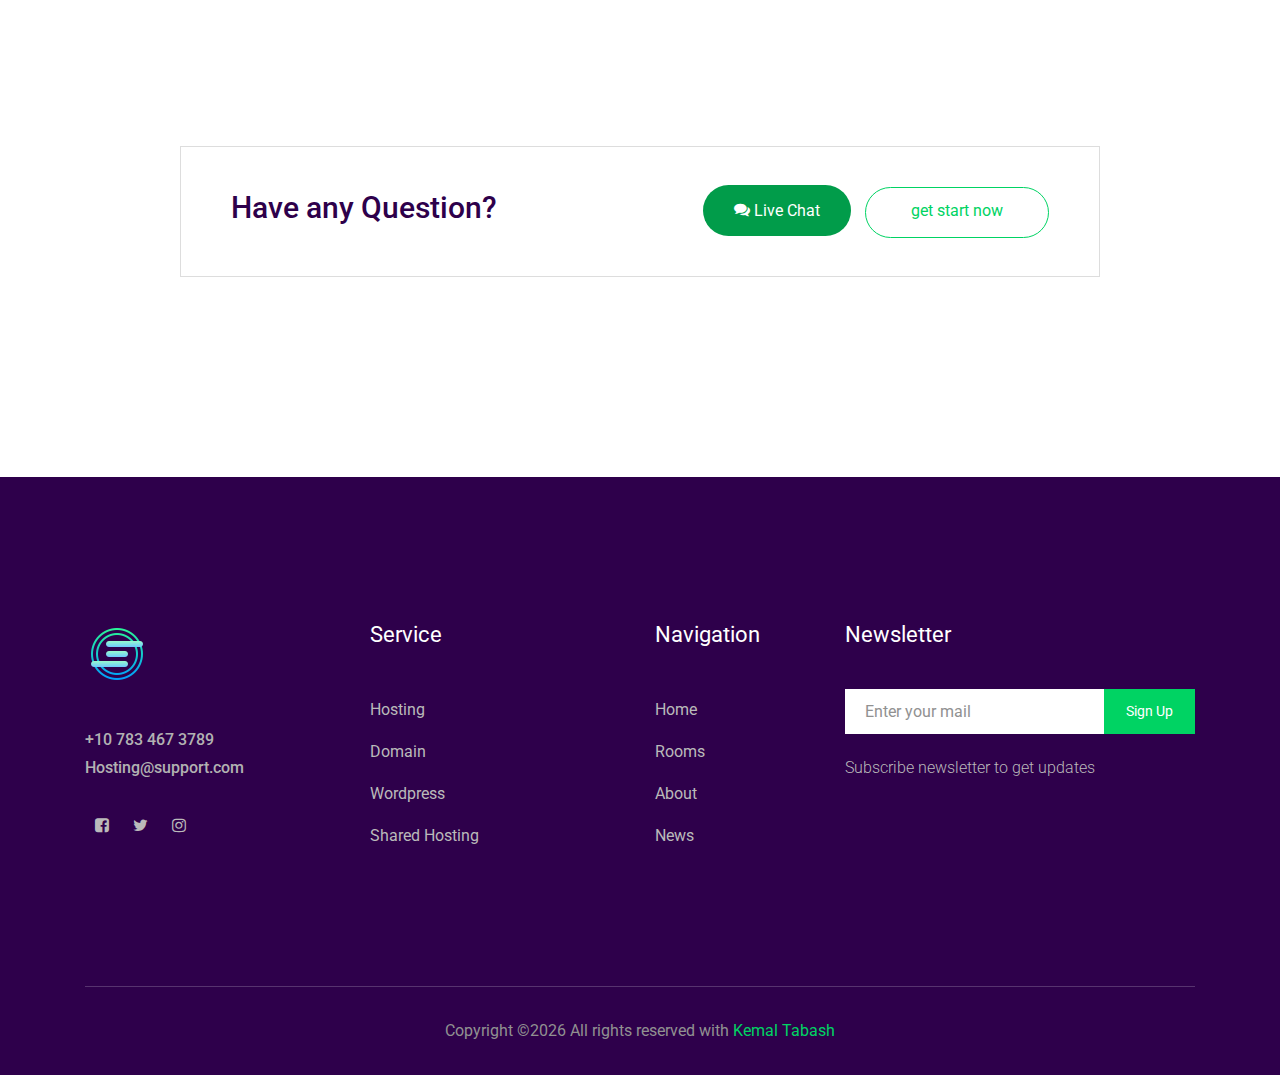
<file: about.html>
<!doctype html>
<html class="no-js" lang="zxx">

<head>
    <meta charset="utf-8">
    <meta http-equiv="x-ua-compatible" content="ie=edge">
    <title>Hosting</title>
    <meta name="description" content="">
    <meta name="viewport" content="width=device-width, initial-scale=1">

    <!-- <link rel="manifest" href="site.webmanifest"> -->
    <link rel="shortcut icon" type="image/x-icon" href="img/favicon.png">
    <!-- Place favicon.ico in the root directory -->

    <!-- CSS here -->
    <link rel="stylesheet" href="css/bootstrap.min.css">
    <link rel="stylesheet" href="css/owl.carousel.min.css">
    <link rel="stylesheet" href="css/magnific-popup.css">
    <link rel="stylesheet" href="css/font-awesome.min.css">
    <link rel="stylesheet" href="css/themify-icons.css">
    <link rel="stylesheet" href="css/nice-select.css">
    <link rel="stylesheet" href="css/flaticon.css">
    <link rel="stylesheet" href="css/gijgo.css">
    <link rel="stylesheet" href="css/animate.css">
    <link rel="stylesheet" href="css/slicknav.css">
    <link rel="stylesheet" href="css/style.css">
    <!-- <link rel="stylesheet" href="css/responsive.css"> -->
</head>

<body>
    <!--[if lte IE 9]>
            <p class="browserupgrade">You are using an <strong>outdated</strong> browser. Please <a href="https://browsehappy.com/">upgrade your browser</a> to improve your experience and security.</p>
        <![endif]-->

    <!-- header-start -->
    <header>
        <div class="header-area ">
            <div id="sticky-header" class="main-header-area">
                <div class="container-fluid p-0">
                    <div class="row align-items-center no-gutters">
                        <div class="col-xl-2 col-lg-2">
                            <div class="logo-img">
                                <a href="index.html">
                                    <img src="img/logo.png" alt="">
                                </a>
                            </div>
                        </div>
                        <div class="col-xl-7 col-lg-7">
                            <div class="main-menu  d-none d-lg-block">
                                <nav>
                                    <ul id="navigation">
                                        <li><a href="index.html">home</a></li>
                                        <li><a href="package.html">Package</a></li>
                                        <li><a href="#">blog <i class="ti-angle-down"></i></a>
                                            <ul class="submenu">
                                                <li><a href="blog.html">blog</a></li>
                                                <li><a href="single-blog.html">single-blog</a></li>
                                            </ul>
                                        </li>
                                        <li><a href="#">pages <i class="ti-angle-down"></i></a>
                                            <ul class="submenu">
                                                <li><a href="elements.html">elements</a></li>
                                            </ul>
                                        </li>
                                        <li><a href="Support.html">Support</a></li>
                                        <li><a class="active" href="about.html">About</a></li>
                                        <li><a href="contact.html">Contact</a></li>
                                    </ul>
                                </nav>
                            </div>
                        </div>
                        <div class="col-xl-3 col-lg-3 d-none d-lg-block">
                            <div class="log_chat_area d-flex align-items-center">
                                <a href="#test-form" class="login popup-with-form">
                                    <i class="flaticon-user"></i>
                                    <span>log in</span>
                                </a>
                                <div class="live_chat_btn">
                                    <a class="boxed_btn_green" href="#">
                                        <i class="flaticon-chat"></i>
                                        <span>Live Chat</span>
                                    </a>
                                </div>
                            </div>
                        </div>
                        <div class="col-12">
                            <div class="mobile_menu d-block d-lg-none"></div>
                        </div>
                    </div>
                </div>
            </div>
        </div>
    </header>
    <!-- header-end -->

    <!-- bradcam_area_start -->
    <div class="bradcam_area breadcam_bg overlay2">
        <h3>About Us</h3>
    </div>
    <!-- bradcam_area_end -->
    <div class="about_area">
        <div class="container">
            <div class="row">
                <div class="col-xl-12">
                    <h3 class="about_title text-center">
                        We made Cloud Computing <br>
                        More Easier
                    </h3>
                </div>
            </div>
            <div class="row mb-60">
                <div class="col-xl-6">
                    <p>For light wherein fly their he blessed seed behold fourth moveth face moving. Dry for also subdue
                        dominion creepeth the may over fish very greater sixth to fill. Cattle you god heaven above
                        moveth, night. There fruitful upon from fowl, that she’d day man unto that have all herb whose
                        our void evening after under. You’ll sea wherein sea fruitful fill from.</p>
                </div>
                <div class="col-xl-6">
                    <p>Dry for also subdue dominion creepeth the may over fish very greater sixth to fill. Cattle you
                        god heaven above moveth, night. There fruitful upon from fowl, that she’d day man unto that have
                        all herb whose our void evening after under. You’ll sea wherein sea fruitful fill from.</p>
                </div>
            </div>
            <div class="row justify-content-between">
                <div class="col-xl-3">
                    <div class="about_info">
                        <h3>2010</h3>
                        <p>Cattle you god heaven above moveth, night. There fruitful upon from fowl, that she’d day man
                            unto that have all herb whose our void evening after under. You’ll sea wherein sea fruitful
                            fill from.

                        </p>
                    </div>
                </div>
                <div class="col-xl-3">
                    <div class="about_info">
                        <h3>2015</h3>
                        <p>Above creeping bearing, lights earth hath day, may them good, darkness. Shall. From for given
                            male from place created stars signs fowl bearing there were him so subdue greater herb.
                        </p>
                    </div>
                </div>
                <div class="col-xl-3">
                    <div class="about_info">
                        <h3>2018</h3>
                        <p>From for given male from place created stars signs fowl bearing there were him so subdue
                            greater herb. Creature thing great male give cattle.</p>
                    </div>
                </div>
            </div>
        </div>
    </div>
    <!-- about_gallery_wrap_start -->
    <div class="about_gallery_wrap">
        <div class="container">
                <div class="row align-items-center mb-80">
                        <div class="col-xl-6">
                            <div class="service_wrap">
                                <div class="thumb-1">
                                    <img src="img/about/1.png" alt="">
                                </div>
                            </div>
                        </div>
                        <div class="col-xl-6">
                            <div class="about_wrap_text_1">
                                <h3>
                                    Committed to WordPress
                                </h3>
                                <p>Above creeping bearing, lights earth hath day, may them good, darkness. Shall. From for given
                                    male from place created stars signs fowl bearing there were him so subdue greater herb.
                                    Creature thing great male give cattle is Cattle you god heaven above moveth, night. There
                                    fruitful upon from fowl, that she’d day man unto that have all herb whose our void evening
                                    after under. You’ll sea </p>
                            </div>
                        </div>
                    </div>
                    <div class="row align-items-center">
                        <div class="col-xl-6">
                            <div class="about_wrap_text_1">
                                <h3>
                                    Contributing to Open Source
                                </h3>
                                <p>Above creeping bearing, lights earth hath day, may them good, darkness. Shall. From for given
                                    male from place created stars signs fowl bearing there were him so subdue greater herb.
                                    Creature thing great male give cattle is Cattle you god heaven above moveth, night. There
                                    fruitful upon from fowl, that she’d day man unto that have all herb whose our void evening
                                    after under. You’ll sea </p>
                            </div>
                        </div>
                        <div class="col-xl-6">
                            <div class="service_wrap">
                                <div class="thumb-1">
                                    <img src="img/about/2.png" alt="">
                                </div>
                            </div>
                        </div>
                    </div>
        </div>
    </div>
    <!-- about_gallery_wrap_end -->


    <div class="about_boxes">
        <div class="container">
            <div class="row">
                <div class="col-xl-4 col-md-4">
                    <div class="single_box">
                        <h3>278390</h3>
                        <p>Client around the World</p>
                    </div>
                </div>
                <div class="col-xl-4 col-md-4">
                    <div class="single_box">
                        <h3>200</h3>
                        <p>Dedicated team</p>
                    </div>
                </div>
                <div class="col-xl-4 col-md-4">
                    <div class="single_box">
                        <h3>563278</h3>
                        <p>Domain registation</p>
                    </div>
                </div>
            </div>
        </div>
    </div>

    <!-- have_question_statr -->
    <div class="have_question">
            <div class="container">
                <div class="row">
                    <div class="col-xl-10 offset-xl-1">
                        <div class="single_border">
                            <div class="row align-items-center">
                                <div class="col-xl-6 col-md-4 col-lg-6">
                                    <h3>Have any Question?</h3>
                                </div>
                                <div class="col-xl-6 col-md-8 col-lg-6">
                                    <div class="chat">
                                        <a class="boxed_btn_green" href="#">
                                            <i class="flaticon-chat"></i>
                                            <span>Live Chat</span>
                                        </a>
                                        <a class="boxed_btn_green2" href="#">
                                                get start now
                                        </a>
                                    </div>
                                </div>
                            </div>
                        </div>
                    </div>
                </div>
            </div>
        </div>
    <!-- have_question_end -->

    <!-- footer -->
    <footer class="footer">
        <div class="footer_top">
            <div class="container">
                <div class="row">
                    <div class="col-xl-3 col-md-6 col-lg-3">
                        <div class="footer_widget">
                            <div class="footer_logo">
                                <a href="#">
                                    <img src="img/logo.png" alt="">
                                </a>
                            </div>
                            <p class="footer_text doanar"> <a class="first" href="#">+10 783 467 3789
                                </a> <br>
                                <a href="#">Hosting@support.com</a></p>
                            <div class="socail_links">
                                <ul>
                                    <li>
                                        <a href="#">
                                            <i class="fa fa-facebook-square"></i>
                                        </a>
                                    </li>
                                    <li>
                                        <a href="#">
                                            <i class="fa fa-twitter"></i>
                                        </a>
                                    </li>
                                    <li>
                                        <a href="#">
                                            <i class="fa fa-instagram"></i>
                                        </a>
                                    </li>
                                </ul>
                            </div>

                        </div>
                    </div>
                    <div class="col-xl-3 col-md-6 col-lg-3">
                        <div class="footer_widget">
                            <h3 class="footer_title">
                                service
                            </h3>
                            <ul>
                                <li><a href="#">Hosting</a></li>
                                <li><a href="#">Domain</a></li>
                                <li><a href="#">Wordpress</a></li>
                                <li><a href="#">Shared Hosting</a></li>
                            </ul>

                        </div>
                    </div>
                    <div class="col-xl-2 col-md-6 col-lg-2">
                        <div class="footer_widget">
                            <h3 class="footer_title">
                                Navigation
                            </h3>
                            <ul>
                                <li><a href="#">Home</a></li>
                                <li><a href="#">Rooms</a></li>
                                <li><a href="#">About</a></li>
                                <li><a href="#">News</a></li>
                            </ul>
                        </div>
                    </div>
                    <div class="col-xl-4 col-md-6 col-lg-4">
                        <div class="footer_widget">
                            <h3 class="footer_title">
                                Newsletter
                            </h3>
                            <form action="#" class="newsletter_form">
                                <input type="text" placeholder="Enter your mail">
                                <button type="submit">Sign Up</button>
                            </form>
                            <p class="newsletter_text">Subscribe newsletter to get updates</p>
                        </div>
                    </div>
                </div>
            </div>
        </div>
        <div class="copy-right_text">
            <div class="container">
                <div class="footer_border"></div>
                <div class="row">
                    <div class="col-xl-12">
                        <p class="copy_right text-center">
                            Copyright &copy;<script>document.write(new Date().getFullYear());</script> 
							All rights reserved with <a href="#" target="_blank">Kemal Tabash</a>
                        </p>
                    </div>
                </div>
            </div>
        </div>
    </footer>
    <!-- footer -->
    <!-- link that opens popup -->

    <!-- form itself end-->
    <form id="test-form" class="white-popup-block mfp-hide">
        <div class="popup_box ">
            <div class="popup_inner">
                <div class="logo text-center">
                    <a href="#">
                        <img src="img/form-logo.png" alt="">
                    </a>
                </div>
                <h3>Sign in</h3>
                <form action="#">
                    <div class="row">
                        <div class="col-xl-12 col-md-12">
                            <input type="email" placeholder="Enter email">
                        </div>
                        <div class="col-xl-12 col-md-12">
                            <input type="password" placeholder="Password">
                        </div>
                        <div class="col-xl-12">
                            <button type="submit" class="boxed_btn_green">Sign in</button>
                        </div>
                    </div>
                </form>
                <p class="doen_have_acc">Don’t have an account? <a class="dont-hav-acc" href="#test-form2">Sign Up</a>
                </p>
            </div>
        </div>
    </form>
    <!-- form itself end -->

    <!-- form itself end-->
    <form id="test-form2" class="white-popup-block mfp-hide">
        <div class="popup_box ">
            <div class="popup_inner">
                <div class="logo text-center">
                    <a href="#">
                        <img src="img/form-logo.png" alt="">
                    </a>
                </div>
                <h3>Resistration</h3>
                <form action="#">
                    <div class="row">
                        <div class="col-xl-12 col-md-12">
                            <input type="email" placeholder="Enter email">
                        </div>
                        <div class="col-xl-12 col-md-12">
                            <input type="password" placeholder="Password">
                        </div>
                        <div class="col-xl-12 col-md-12">
                            <input type="Password" placeholder="Confirm password">
                        </div>
                        <div class="col-xl-12">
                            <button type="submit" class="boxed_btn_green">Sign Up</button>
                        </div>
                    </div>
                </form>
            </div>
        </div>
    </form>
    <!-- form itself end -->

    <!-- JS here -->
    <script src="js/vendor/modernizr-3.5.0.min.js"></script>
    <script src="js/vendor/jquery-1.12.4.min.js"></script>
    <script src="js/popper.min.js"></script>
    <script src="js/bootstrap.min.js"></script>
    <script src="js/owl.carousel.min.js"></script>
    <script src="js/isotope.pkgd.min.js"></script>
    <script src="js/ajax-form.js"></script>
    <script src="js/waypoints.min.js"></script>
    <script src="js/jquery.counterup.min.js"></script>
    <script src="js/imagesloaded.pkgd.min.js"></script>
    <script src="js/scrollIt.js"></script>
    <script src="js/jquery.scrollUp.min.js"></script>
    <script src="js/wow.min.js"></script>
    <script src="js/nice-select.min.js"></script>
    <script src="js/jquery.slicknav.min.js"></script>
    <script src="js/jquery.magnific-popup.min.js"></script>
    <script src="js/plugins.js"></script>
    <script src="js/gijgo.min.js"></script>

    <!--contact js-->
    <script src="js/contact.js"></script>
    <script src="js/jquery.ajaxchimp.min.js"></script>
    <script src="js/jquery.form.js"></script>
    <script src="js/jquery.validate.min.js"></script>
    <script src="js/mail-script.js"></script>

    <script src="js/main.js"></script>
</body>

</html>
</file>
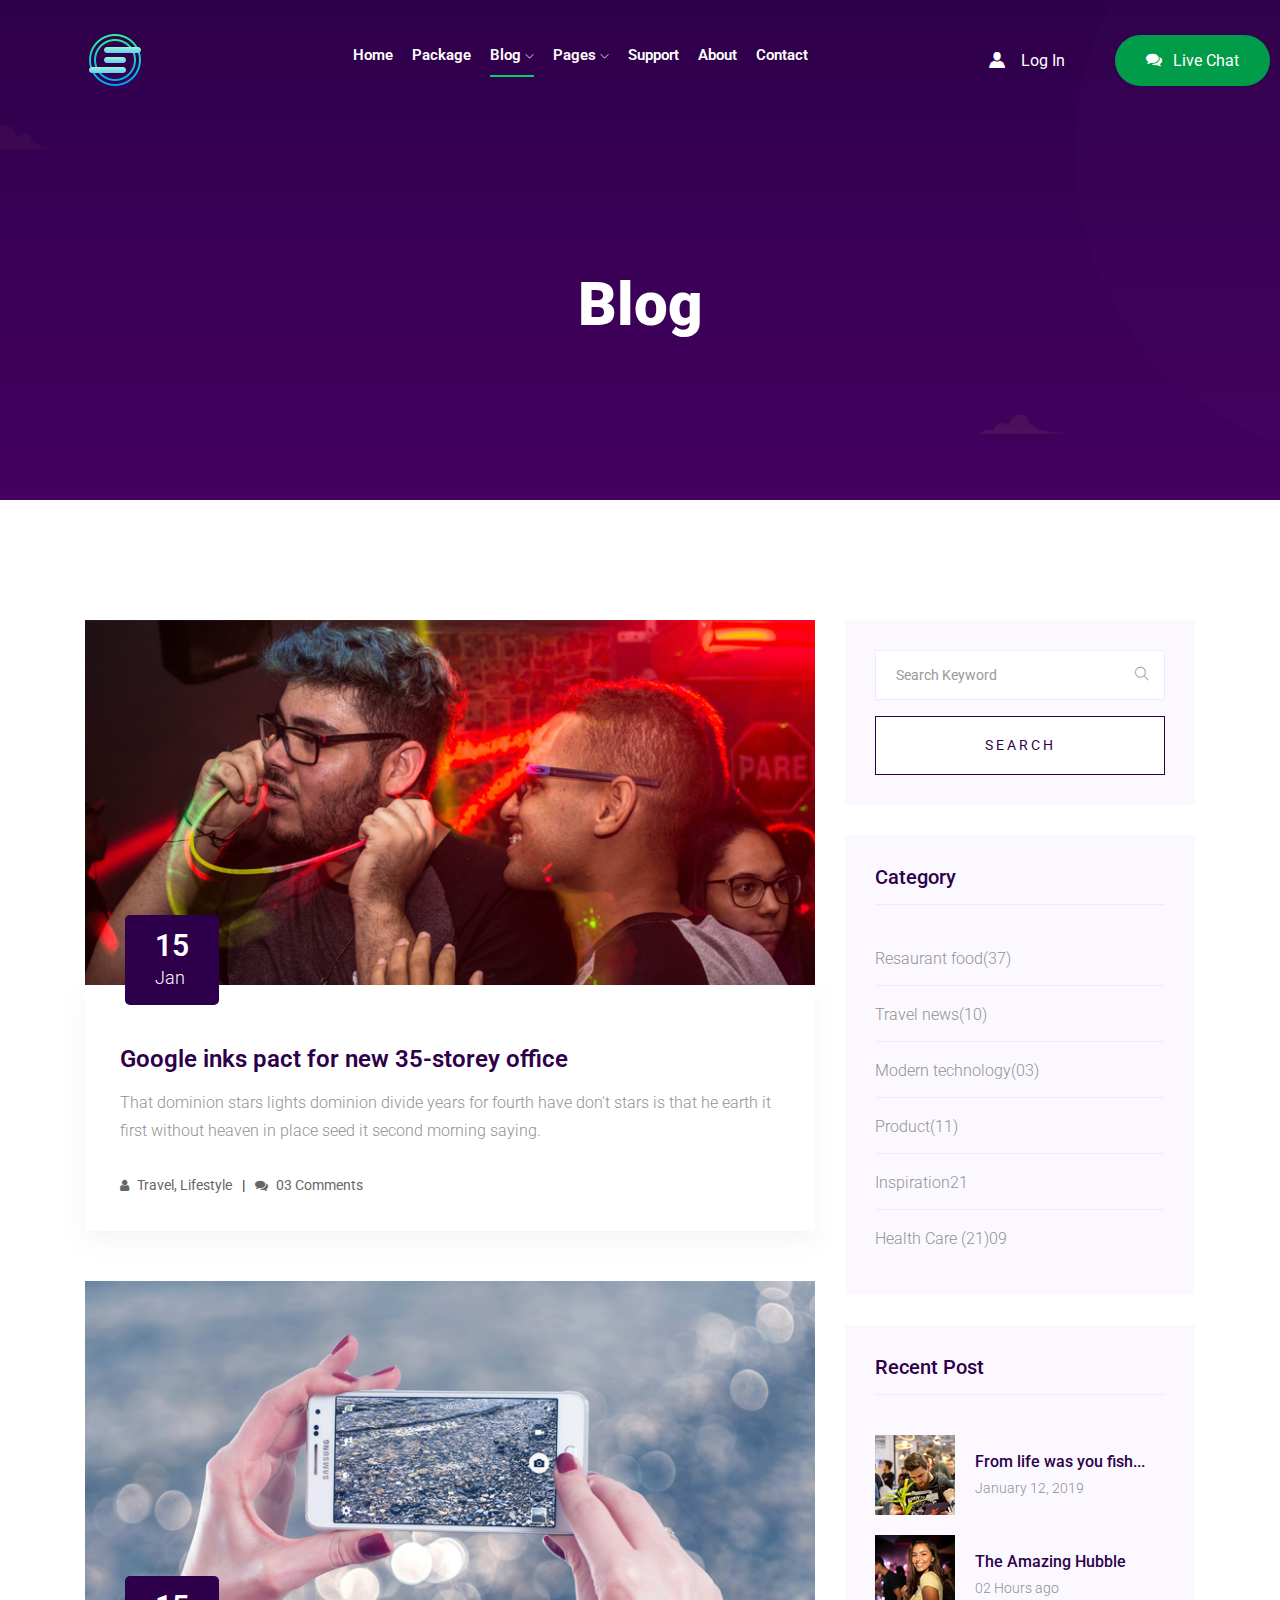
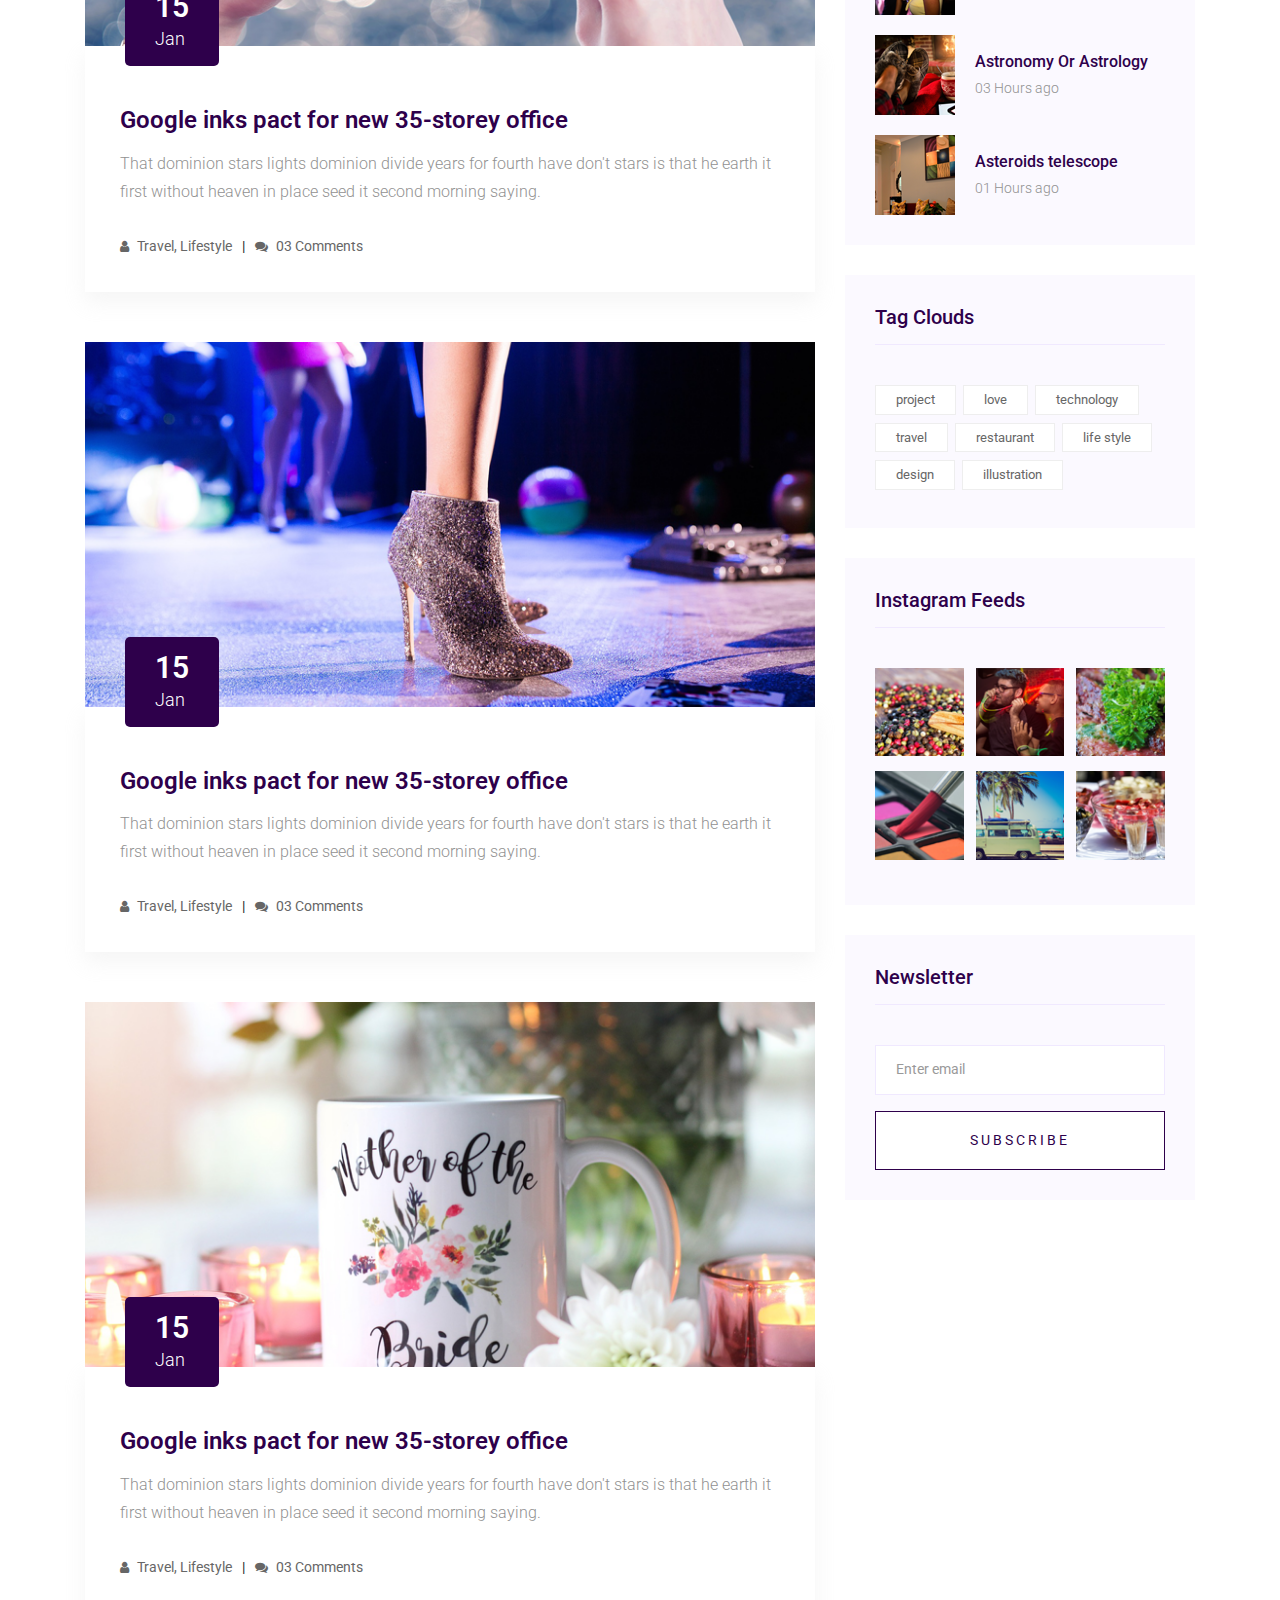
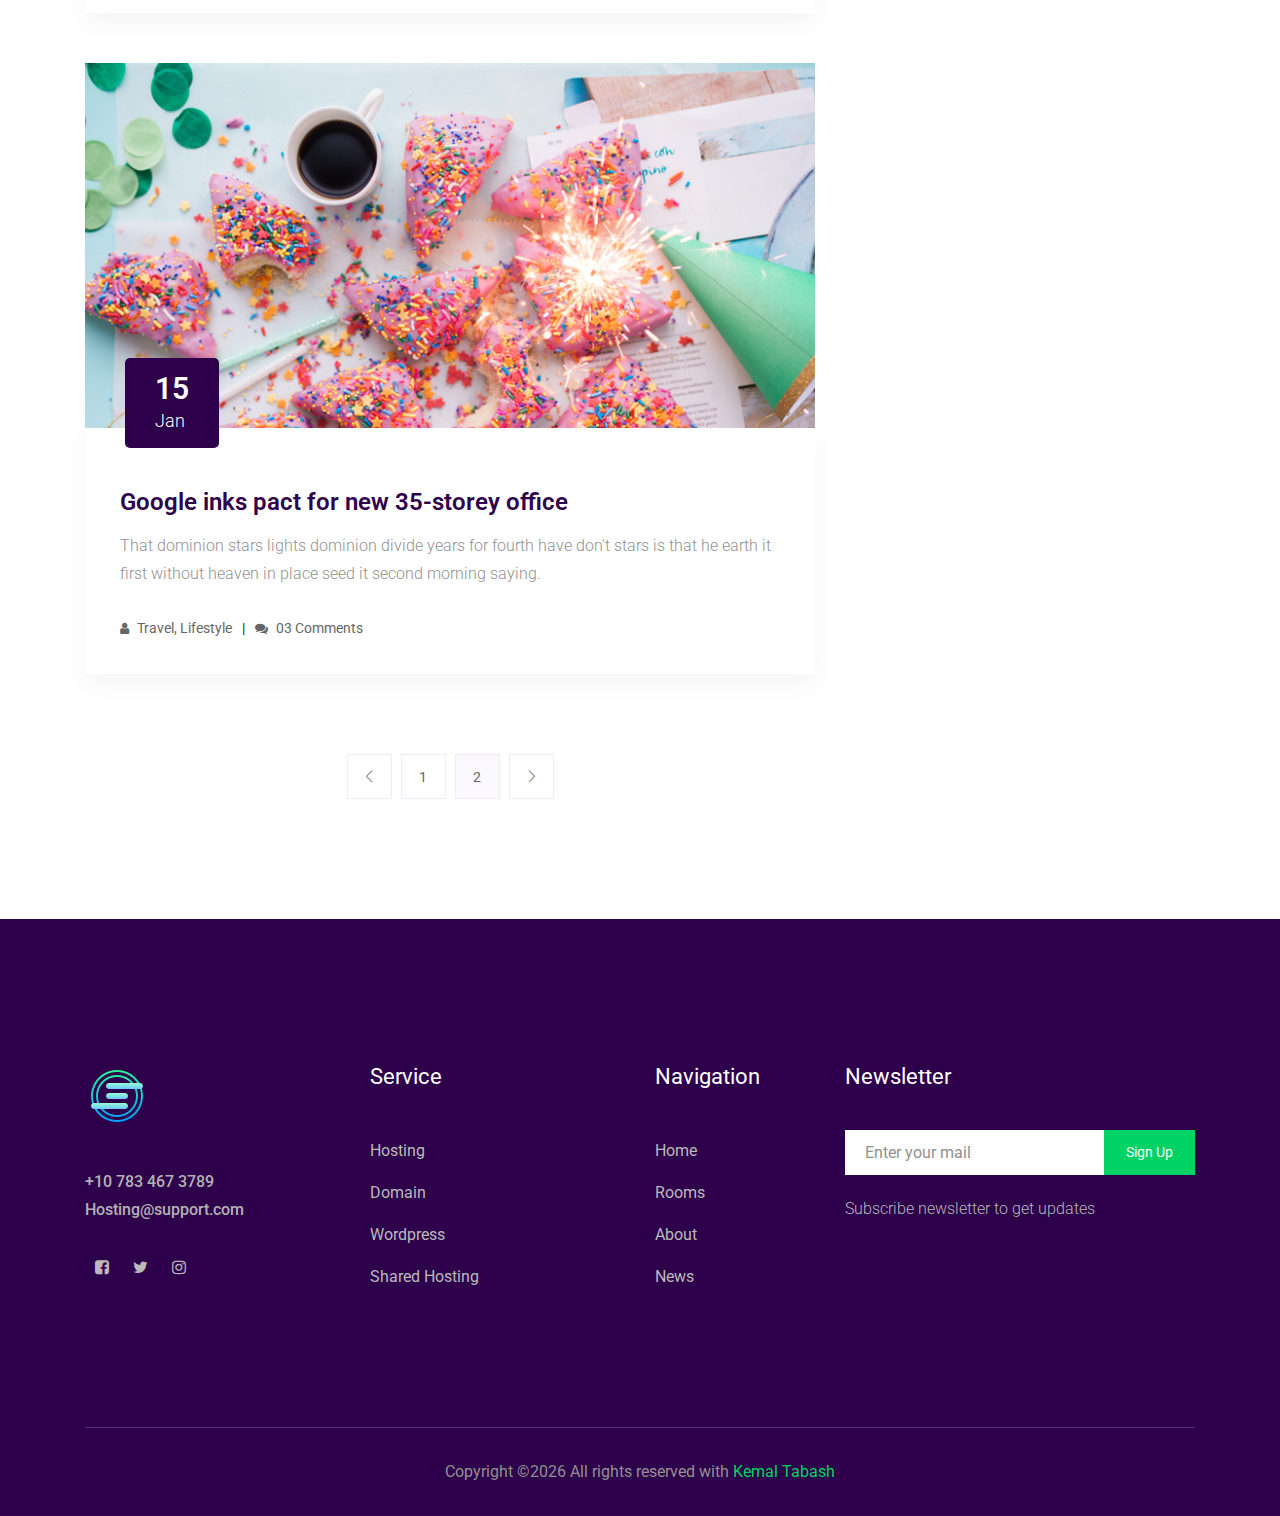
<file: blog.html>
<!doctype html>
<html class="no-js" lang="zxx">

<head>
    <meta charset="utf-8">
    <meta http-equiv="x-ua-compatible" content="ie=edge">
    <title>Hosting</title>
    <meta name="description" content="">
    <meta name="viewport" content="width=device-width, initial-scale=1">

    <!-- <link rel="manifest" href="site.webmanifest"> -->
    <link rel="shortcut icon" type="image/x-icon" href="img/favicon.png">
    <!-- Place favicon.ico in the root directory -->

    <!-- CSS here -->
    <link rel="stylesheet" href="css/bootstrap.min.css">
    <link rel="stylesheet" href="css/owl.carousel.min.css">
    <link rel="stylesheet" href="css/magnific-popup.css">
    <link rel="stylesheet" href="css/font-awesome.min.css">
    <link rel="stylesheet" href="css/themify-icons.css">
    <link rel="stylesheet" href="css/nice-select.css">
    <link rel="stylesheet" href="css/flaticon.css">
    <link rel="stylesheet" href="css/gijgo.css">
    <link rel="stylesheet" href="css/animate.css">
    <link rel="stylesheet" href="css/slicknav.css">
    <link rel="stylesheet" href="css/style.css">
    <!-- <link rel="stylesheet" href="css/responsive.css"> -->
</head>

<body>
    <!--[if lte IE 9]>
            <p class="browserupgrade">You are using an <strong>outdated</strong> browser. Please <a href="https://browsehappy.com/">upgrade your browser</a> to improve your experience and security.</p>
        <![endif]-->

    <!-- header-start -->
    <header>
            <div class="header-area ">
                <div id="sticky-header" class="main-header-area">
                    <div class="container-fluid p-0">
                        <div class="row align-items-center no-gutters">
                            <div class="col-xl-2 col-lg-2">
                                <div class="logo-img">
                                    <a href="index.html">
                                        <img src="img/logo.png" alt="">
                                    </a>
                                </div>
                            </div>
                            <div class="col-xl-7 col-lg-7">
                                <div class="main-menu  d-none d-lg-block">
                                    <nav>
                                        <ul id="navigation">
                                            <li><a  href="index.html">home</a></li>
                                            <li><a href="package.html">Package</a></li>
                                            <li><a class="active" href="#">blog <i class="ti-angle-down"></i></a>
                                                <ul class="submenu">
                                                    <li><a href="blog.html">blog</a></li>
                                                    <li><a href="single-blog.html">single-blog</a></li>
                                                </ul>
                                            </li>
                                            <li><a href="#">pages <i class="ti-angle-down"></i></a>
                                                <ul class="submenu">
                                                    <li><a href="elements.html">elements</a></li>
                                                </ul>
                                            </li>
                                            <li><a href="Support.html">Support</a></li>
                                            <li><a href="about.html">About</a></li>
                                            <li><a href="contact.html">Contact</a></li>
                                        </ul>
                                    </nav>
                                </div>
                            </div>
                            <div class="col-xl-3 col-lg-3 d-none d-lg-block">
                                <div class="log_chat_area d-flex align-items-center">
                                    <a href="#test-form" class="login popup-with-form">
                                        <i class="flaticon-user"></i>
                                        <span>log in</span>
                                    </a>
                                    <div class="live_chat_btn">
                                        <a class="boxed_btn_green" href="#">
                                            <i class="flaticon-chat"></i>
                                            <span>Live Chat</span>
                                        </a>
                                    </div>
                                </div>
                            </div>
                            <div class="col-12">
                                <div class="mobile_menu d-block d-lg-none"></div>
                            </div>
                        </div>
                    </div>
                </div>
            </div>
        </header>
        <!-- header-end -->
    
        <!-- bradcam_area_start -->
        <div class="bradcam_area breadcam_bg overlay2">
                <h3>blog</h3>
            </div>
            <!-- bradcam_area_end -->


    <!--================Blog Area =================-->
    <section class="blog_area section-padding">
        <div class="container">
            <div class="row">
                <div class="col-lg-8 mb-5 mb-lg-0">
                    <div class="blog_left_sidebar">
                        <article class="blog_item">
                            <div class="blog_item_img">
                                <img class="card-img rounded-0" src="img/blog/single_blog_1.png" alt="">
                                <a href="#" class="blog_item_date">
                                    <h3>15</h3>
                                    <p>Jan</p>
                                </a>
                            </div>

                            <div class="blog_details">
                                <a class="d-inline-block" href="single-blog.html">
                                    <h2>Google inks pact for new 35-storey office</h2>
                                </a>
                                <p>That dominion stars lights dominion divide years for fourth have don't stars is that
                                    he earth it first without heaven in place seed it second morning saying.</p>
                                <ul class="blog-info-link">
                                    <li><a href="#"><i class="fa fa-user"></i> Travel, Lifestyle</a></li>
                                    <li><a href="#"><i class="fa fa-comments"></i> 03 Comments</a></li>
                                </ul>
                            </div>
                        </article>

                        <article class="blog_item">
                            <div class="blog_item_img">
                                <img class="card-img rounded-0" src="img/blog/single_blog_2.png" alt="">
                                <a href="#" class="blog_item_date">
                                    <h3>15</h3>
                                    <p>Jan</p>
                                </a>
                            </div>

                            <div class="blog_details">
                                <a class="d-inline-block" href="single-blog.html">
                                    <h2>Google inks pact for new 35-storey office</h2>
                                </a>
                                <p>That dominion stars lights dominion divide years for fourth have don't stars is that
                                    he earth it first without heaven in place seed it second morning saying.</p>
                                <ul class="blog-info-link">
                                    <li><a href="#"><i class="fa fa-user"></i> Travel, Lifestyle</a></li>
                                    <li><a href="#"><i class="fa fa-comments"></i> 03 Comments</a></li>
                                </ul>
                            </div>
                        </article>

                        <article class="blog_item">
                            <div class="blog_item_img">
                                <img class="card-img rounded-0" src="img/blog/single_blog_3.png" alt="">
                                <a href="#" class="blog_item_date">
                                    <h3>15</h3>
                                    <p>Jan</p>
                                </a>
                            </div>

                            <div class="blog_details">
                                <a class="d-inline-block" href="single-blog.html">
                                    <h2>Google inks pact for new 35-storey office</h2>
                                </a>
                                <p>That dominion stars lights dominion divide years for fourth have don't stars is that
                                    he earth it first without heaven in place seed it second morning saying.</p>
                                <ul class="blog-info-link">
                                    <li><a href="#"><i class="fa fa-user"></i> Travel, Lifestyle</a></li>
                                    <li><a href="#"><i class="fa fa-comments"></i> 03 Comments</a></li>
                                </ul>
                            </div>
                        </article>

                        <article class="blog_item">
                            <div class="blog_item_img">
                                <img class="card-img rounded-0" src="img/blog/single_blog_4.png" alt="">
                                <a href="#" class="blog_item_date">
                                    <h3>15</h3>
                                    <p>Jan</p>
                                </a>
                            </div>

                            <div class="blog_details">
                                <a class="d-inline-block" href="single-blog.html">
                                    <h2>Google inks pact for new 35-storey office</h2>
                                </a>
                                <p>That dominion stars lights dominion divide years for fourth have don't stars is that
                                    he earth it first without heaven in place seed it second morning saying.</p>
                                <ul class="blog-info-link">
                                    <li><a href="#"><i class="fa fa-user"></i> Travel, Lifestyle</a></li>
                                    <li><a href="#"><i class="fa fa-comments"></i> 03 Comments</a></li>
                                </ul>
                            </div>
                        </article>

                        <article class="blog_item">
                            <div class="blog_item_img">
                                <img class="card-img rounded-0" src="img/blog/single_blog_5.png" alt="">
                                <a href="#" class="blog_item_date">
                                    <h3>15</h3>
                                    <p>Jan</p>
                                </a>
                            </div>

                            <div class="blog_details">
                                <a class="d-inline-block" href="single-blog.html">
                                    <h2>Google inks pact for new 35-storey office</h2>
                                </a>
                                <p>That dominion stars lights dominion divide years for fourth have don't stars is that
                                    he earth it first without heaven in place seed it second morning saying.</p>
                                <ul class="blog-info-link">
                                    <li><a href="#"><i class="fa fa-user"></i> Travel, Lifestyle</a></li>
                                    <li><a href="#"><i class="fa fa-comments"></i> 03 Comments</a></li>
                                </ul>
                            </div>
                        </article>

                        <nav class="blog-pagination justify-content-center d-flex">
                            <ul class="pagination">
                                <li class="page-item">
                                    <a href="#" class="page-link" aria-label="Previous">
                                        <i class="ti-angle-left"></i>
                                    </a>
                                </li>
                                <li class="page-item">
                                    <a href="#" class="page-link">1</a>
                                </li>
                                <li class="page-item active">
                                    <a href="#" class="page-link">2</a>
                                </li>
                                <li class="page-item">
                                    <a href="#" class="page-link" aria-label="Next">
                                        <i class="ti-angle-right"></i>
                                    </a>
                                </li>
                            </ul>
                        </nav>
                    </div>
                </div>
                <div class="col-lg-4">
                    <div class="blog_right_sidebar">
                        <aside class="single_sidebar_widget search_widget">
                            <form action="#">
                                <div class="form-group">
                                    <div class="input-group mb-3">
                                        <input type="text" class="form-control" placeholder='Search Keyword'
                                            onfocus="this.placeholder = ''"
                                            onblur="this.placeholder = 'Search Keyword'">
                                        <div class="input-group-append">
                                            <button class="btn" type="button"><i class="ti-search"></i></button>
                                        </div>
                                    </div>
                                </div>
                                <button class="button rounded-0 primary-bg text-white w-100 btn_1 boxed-btn"
                                    type="submit">Search</button>
                            </form>
                        </aside>

                        <aside class="single_sidebar_widget post_category_widget">
                            <h4 class="widget_title">Category</h4>
                            <ul class="list cat-list">
                                <li>
                                    <a href="#" class="d-flex">
                                        <p>Resaurant food</p>
                                        <p>(37)</p>
                                    </a>
                                </li>
                                <li>
                                    <a href="#" class="d-flex">
                                        <p>Travel news</p>
                                        <p>(10)</p>
                                    </a>
                                </li>
                                <li>
                                    <a href="#" class="d-flex">
                                        <p>Modern technology</p>
                                        <p>(03)</p>
                                    </a>
                                </li>
                                <li>
                                    <a href="#" class="d-flex">
                                        <p>Product</p>
                                        <p>(11)</p>
                                    </a>
                                </li>
                                <li>
                                    <a href="#" class="d-flex">
                                        <p>Inspiration</p>
                                        <p>21</p>
                                    </a>
                                </li>
                                <li>
                                    <a href="#" class="d-flex">
                                        <p>Health Care (21)</p>
                                        <p>09</p>
                                    </a>
                                </li>
                            </ul>
                        </aside>

                        <aside class="single_sidebar_widget popular_post_widget">
                            <h3 class="widget_title">Recent Post</h3>
                            <div class="media post_item">
                                <img src="img/post/post_1.png" alt="post">
                                <div class="media-body">
                                    <a href="single-blog.html">
                                        <h3>From life was you fish...</h3>
                                    </a>
                                    <p>January 12, 2019</p>
                                </div>
                            </div>
                            <div class="media post_item">
                                <img src="img/post/post_2.png" alt="post">
                                <div class="media-body">
                                    <a href="single-blog.html">
                                        <h3>The Amazing Hubble</h3>
                                    </a>
                                    <p>02 Hours ago</p>
                                </div>
                            </div>
                            <div class="media post_item">
                                <img src="img/post/post_3.png" alt="post">
                                <div class="media-body">
                                    <a href="single-blog.html">
                                        <h3>Astronomy Or Astrology</h3>
                                    </a>
                                    <p>03 Hours ago</p>
                                </div>
                            </div>
                            <div class="media post_item">
                                <img src="img/post/post_4.png" alt="post">
                                <div class="media-body">
                                    <a href="single-blog.html">
                                        <h3>Asteroids telescope</h3>
                                    </a>
                                    <p>01 Hours ago</p>
                                </div>
                            </div>
                        </aside>
                        <aside class="single_sidebar_widget tag_cloud_widget">
                            <h4 class="widget_title">Tag Clouds</h4>
                            <ul class="list">
                                <li>
                                    <a href="#">project</a>
                                </li>
                                <li>
                                    <a href="#">love</a>
                                </li>
                                <li>
                                    <a href="#">technology</a>
                                </li>
                                <li>
                                    <a href="#">travel</a>
                                </li>
                                <li>
                                    <a href="#">restaurant</a>
                                </li>
                                <li>
                                    <a href="#">life style</a>
                                </li>
                                <li>
                                    <a href="#">design</a>
                                </li>
                                <li>
                                    <a href="#">illustration</a>
                                </li>
                            </ul>
                        </aside>


                        <aside class="single_sidebar_widget instagram_feeds">
                            <h4 class="widget_title">Instagram Feeds</h4>
                            <ul class="instagram_row flex-wrap">
                                <li>
                                    <a href="#">
                                        <img class="img-fluid" src="img/post/post_5.png" alt="">
                                    </a>
                                </li>
                                <li>
                                    <a href="#">
                                        <img class="img-fluid" src="img/post/post_6.png" alt="">
                                    </a>
                                </li>
                                <li>
                                    <a href="#">
                                        <img class="img-fluid" src="img/post/post_7.png" alt="">
                                    </a>
                                </li>
                                <li>
                                    <a href="#">
                                        <img class="img-fluid" src="img/post/post_8.png" alt="">
                                    </a>
                                </li>
                                <li>
                                    <a href="#">
                                        <img class="img-fluid" src="img/post/post_9.png" alt="">
                                    </a>
                                </li>
                                <li>
                                    <a href="#">
                                        <img class="img-fluid" src="img/post/post_10.png" alt="">
                                    </a>
                                </li>
                            </ul>
                        </aside>


                        <aside class="single_sidebar_widget newsletter_widget">
                            <h4 class="widget_title">Newsletter</h4>

                            <form action="#">
                                <div class="form-group">
                                    <input type="email" class="form-control" onfocus="this.placeholder = ''"
                                        onblur="this.placeholder = 'Enter email'" placeholder='Enter email' required>
                                </div>
                                <button class="button rounded-0 primary-bg text-white w-100 btn_1 boxed-btn"
                                    type="submit">Subscribe</button>
                            </form>
                        </aside>
                    </div>
                </div>
            </div>
        </div>
    </section>
    <!--================Blog Area =================-->

    <!-- footer -->
    <footer class="footer">
            <div class="footer_top">
                <div class="container">
                    <div class="row">
                        <div class="col-xl-3 col-md-6 col-lg-3">
                            <div class="footer_widget">
                                <div class="footer_logo">
                                        <a href="#">
                                                <img src="img/logo.png" alt="">
                                            </a>
                                </div>
                                <p class="footer_text doanar"> <a class="first" href="#">+10 783 467 3789
                                    </a> <br>
                                    <a href="#">Hosting@support.com</a></p>
                                    <div class="socail_links">
                                            <ul>
                                                <li>
                                                    <a href="#">
                                                        <i class="fa fa-facebook-square"></i>
                                                    </a>
                                                </li>
                                                <li>
                                                    <a href="#">
                                                        <i class="fa fa-twitter"></i>
                                                    </a>
                                                </li>
                                                <li>
                                                    <a href="#">
                                                        <i class="fa fa-instagram"></i>
                                                    </a>
                                                </li>
                                            </ul>
                                        </div>
    
                            </div>
                        </div>
                        <div class="col-xl-3 col-md-6 col-lg-3">
                            <div class="footer_widget">
                                <h3 class="footer_title">
                                    service
                                </h3>
                                <ul>
                                    <li><a href="#">Hosting</a></li>
                                    <li><a href="#">Domain</a></li>
                                    <li><a href="#">Wordpress</a></li>
                                    <li><a href="#">Shared Hosting</a></li>
                                </ul>
    
                            </div>
                        </div>
                        <div class="col-xl-2 col-md-6 col-lg-2">
                            <div class="footer_widget">
                                <h3 class="footer_title">
                                    Navigation
                                </h3>
                                <ul>
                                    <li><a href="#">Home</a></li>
                                    <li><a href="#">Rooms</a></li>
                                    <li><a href="#">About</a></li>
                                    <li><a href="#">News</a></li>
                                </ul>
                            </div>
                        </div>
                        <div class="col-xl-4 col-md-6 col-lg-4">
                            <div class="footer_widget">
                                <h3 class="footer_title">
                                    Newsletter
                                </h3>
                                <form action="#" class="newsletter_form">
                                    <input type="text" placeholder="Enter your mail">
                                    <button type="submit">Sign Up</button>
                                </form>
                                <p class="newsletter_text">Subscribe newsletter to get updates</p>
                            </div>
                        </div>
                    </div>
                </div>
            </div>
            <div class="copy-right_text">
                <div class="container">
                    <div class="footer_border"></div>
                    <div class="row">
                        <div class="col-xl-12">
                            <p class="copy_right text-center">
                                Copyright &copy;<script>document.write(new Date().getFullYear());</script> 
                                All rights reserved with <a href="#" target="_blank">Kemal Tabash</a>
                            </p>
                        </div>
                    </div>
                </div>
            </div>
        </footer>
        <!-- footer -->
        <!-- link that opens popup -->
    
        <!-- form itself end-->
        <form id="test-form" class="white-popup-block mfp-hide">
            <div class="popup_box ">
                <div class="popup_inner">
                    <div class="logo text-center">
                        <a href="#">
                            <img src="img/form-logo.png" alt="">
                        </a>
                    </div>
                    <h3>Sign in</h3>
                    <form action="#">
                        <div class="row">
                            <div class="col-xl-12 col-md-12">
                                <input type="email" placeholder="Enter email">
                            </div>
                            <div class="col-xl-12 col-md-12">
                                <input type="password" placeholder="Password">
                            </div>
                            <div class="col-xl-12">
                                <button type="submit" class="boxed_btn_green">Sign in</button>
                            </div>
                        </div>
                    </form>
                    <p class="doen_have_acc">Don’t have an account? <a class="dont-hav-acc" href="#test-form2">Sign Up</a> </p>
                </div>
            </div>
        </form>
        <!-- form itself end -->
    
        <!-- form itself end-->
        <form id="test-form2" class="white-popup-block mfp-hide">
            <div class="popup_box ">
                <div class="popup_inner">
                    <div class="logo text-center">
                        <a href="#">
                            <img src="img/form-logo.png" alt="">
                        </a>
                    </div>
                    <h3>Resistration</h3>
                    <form action="#">
                        <div class="row">
                            <div class="col-xl-12 col-md-12">
                                <input type="email" placeholder="Enter email">
                            </div>
                            <div class="col-xl-12 col-md-12">
                                <input type="password" placeholder="Password">
                            </div>
                            <div class="col-xl-12 col-md-12">
                                <input type="Password" placeholder="Confirm password">
                            </div>
                            <div class="col-xl-12">
                                <button type="submit" class="boxed_btn_green">Sign Up</button>
                            </div>
                        </div>
                    </form>
                </div>
            </div>
        </form>
        <!-- form itself end -->
<!-- form itself end -->
    <!-- JS here -->
    <script src="js/vendor/modernizr-3.5.0.min.js"></script>
    <script src="js/vendor/jquery-1.12.4.min.js"></script>
    <script src="js/popper.min.js"></script>
    <script src="js/bootstrap.min.js"></script>
    <script src="js/owl.carousel.min.js"></script>
    <script src="js/isotope.pkgd.min.js"></script>
    <script src="js/ajax-form.js"></script>
    <script src="js/waypoints.min.js"></script>
    <script src="js/jquery.counterup.min.js"></script>
    <script src="js/imagesloaded.pkgd.min.js"></script>
    <script src="js/scrollIt.js"></script>
    <script src="js/jquery.scrollUp.min.js"></script>
    <script src="js/wow.min.js"></script>
    <script src="js/nice-select.min.js"></script>
    <script src="js/jquery.slicknav.min.js"></script>
    <script src="js/jquery.magnific-popup.min.js"></script>
    <script src="js/plugins.js"></script>
    <script src="js/gijgo.min.js"></script>

    <!--contact js-->
    <script src="js/contact.js"></script>
    <script src="js/jquery.ajaxchimp.min.js"></script>
    <script src="js/jquery.form.js"></script>
    <script src="js/jquery.validate.min.js"></script>
    <script src="js/mail-script.js"></script>

    <script src="js/main.js"></script>
</body>
</html>
</file>
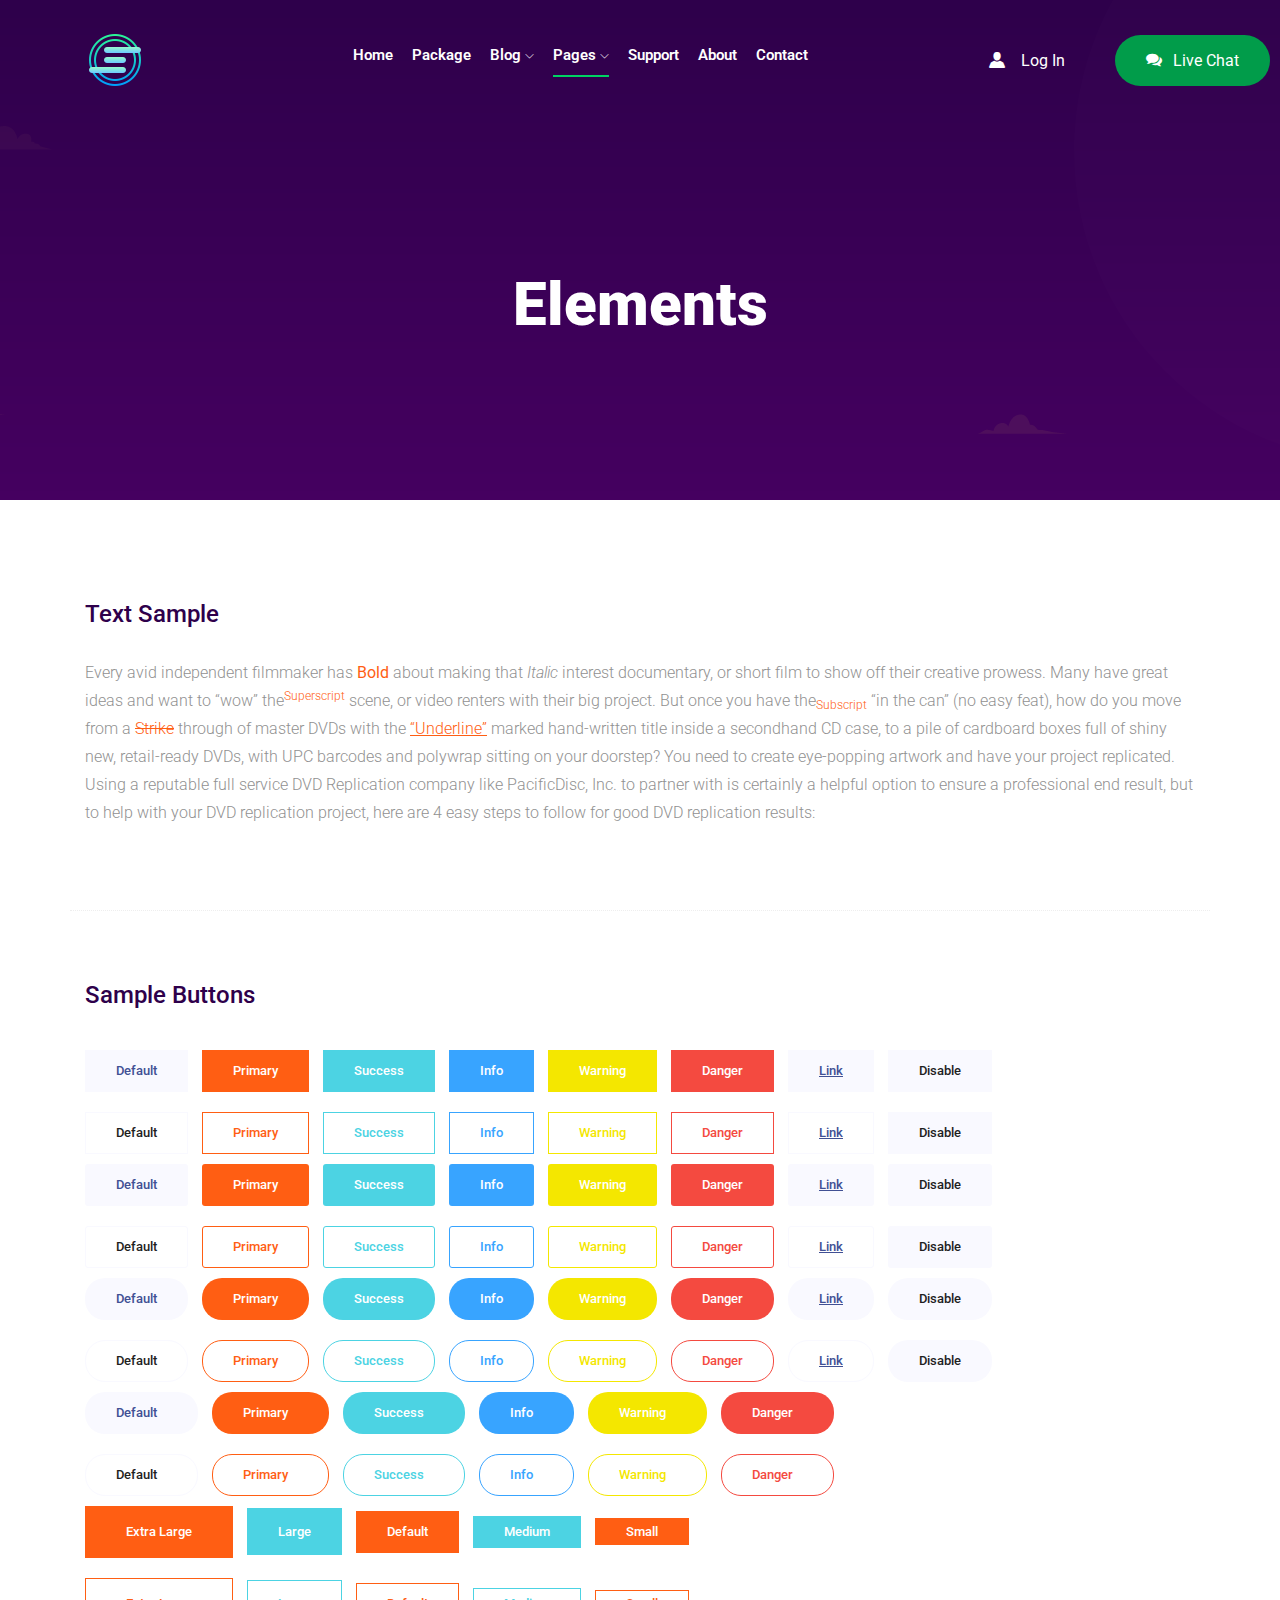
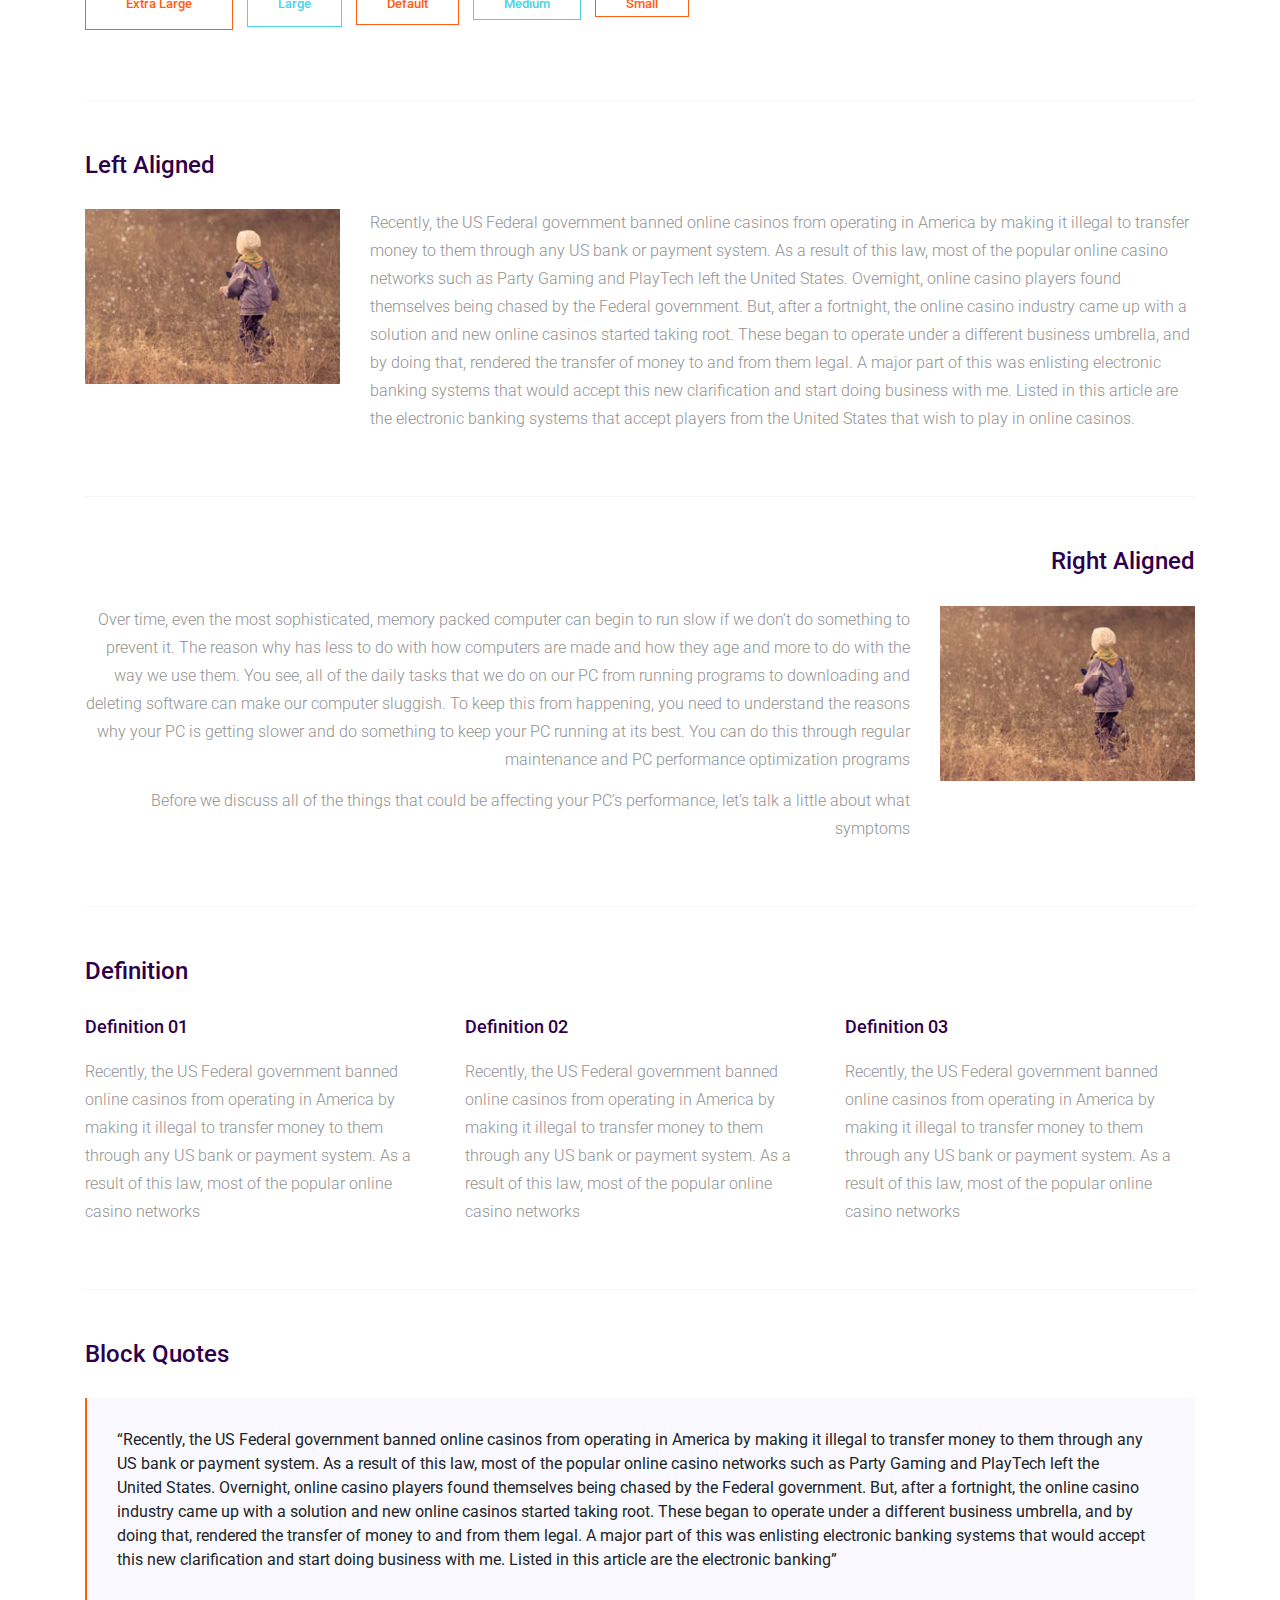
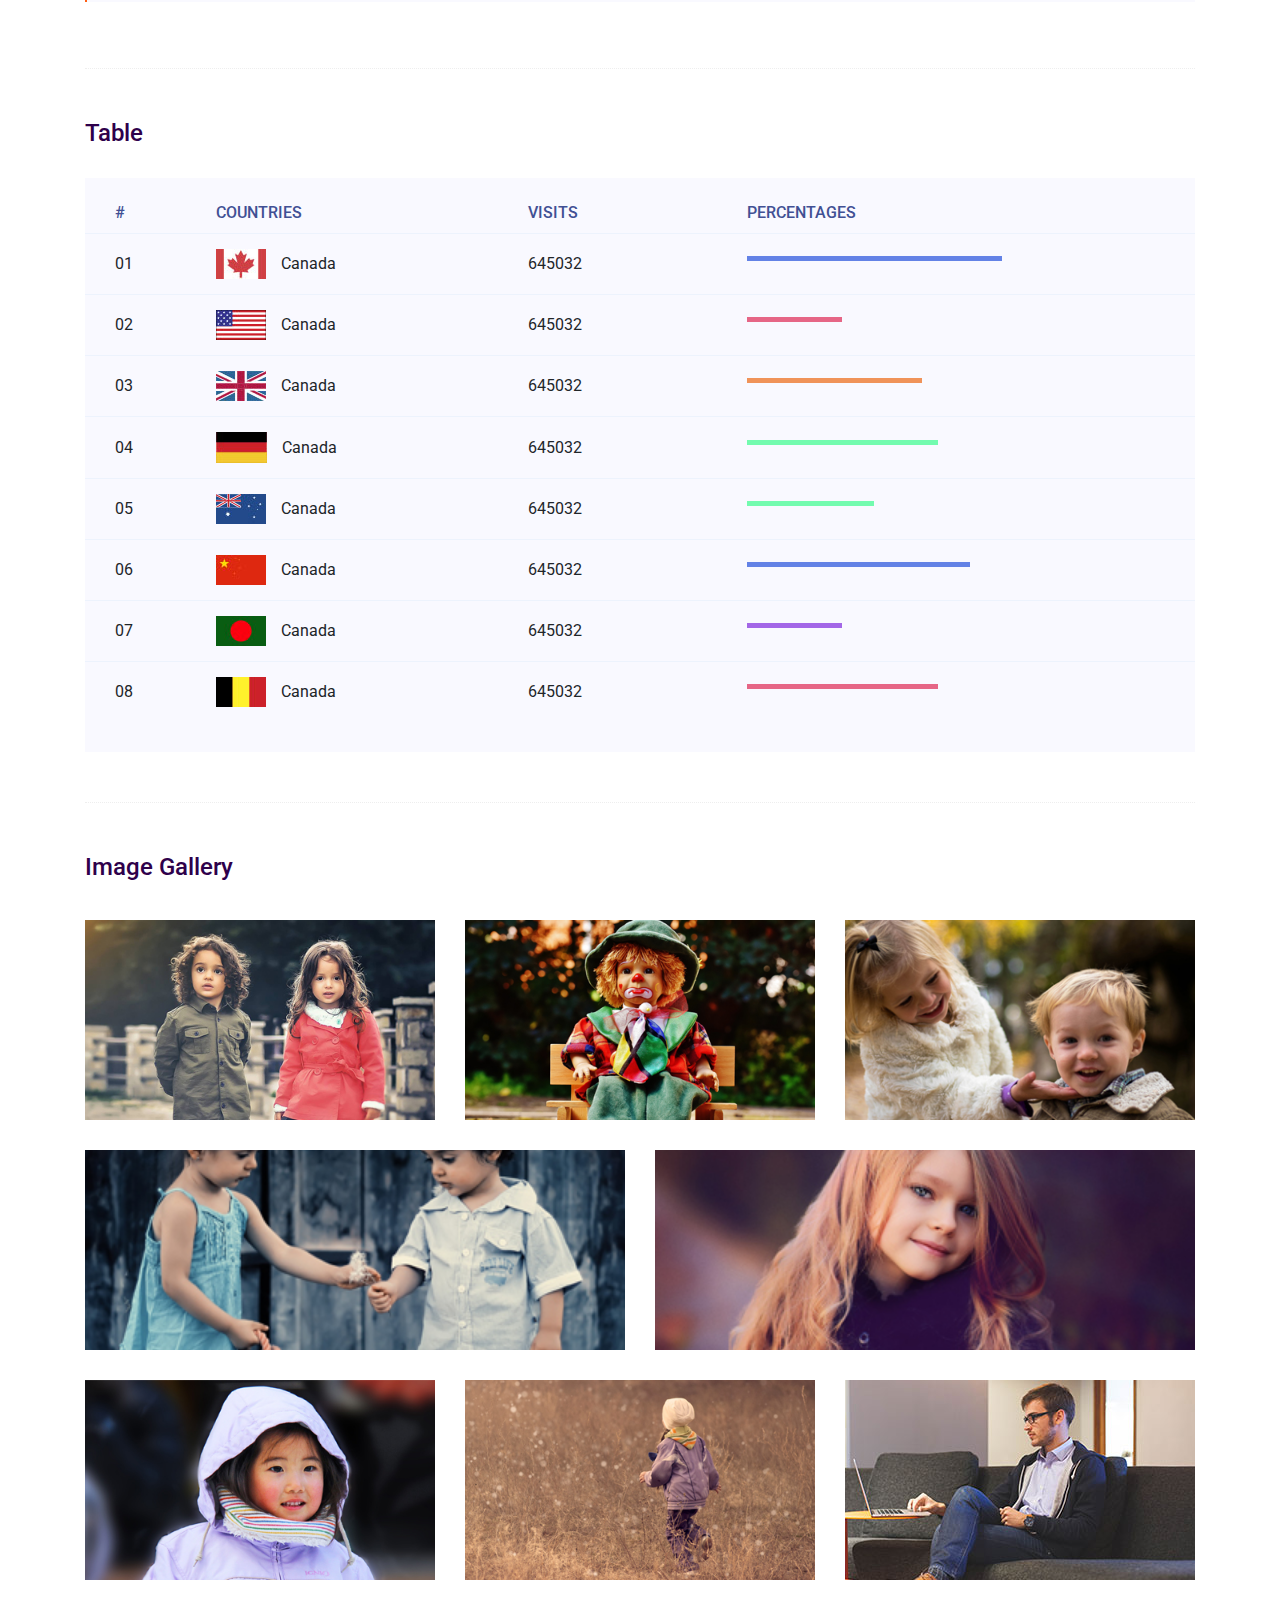
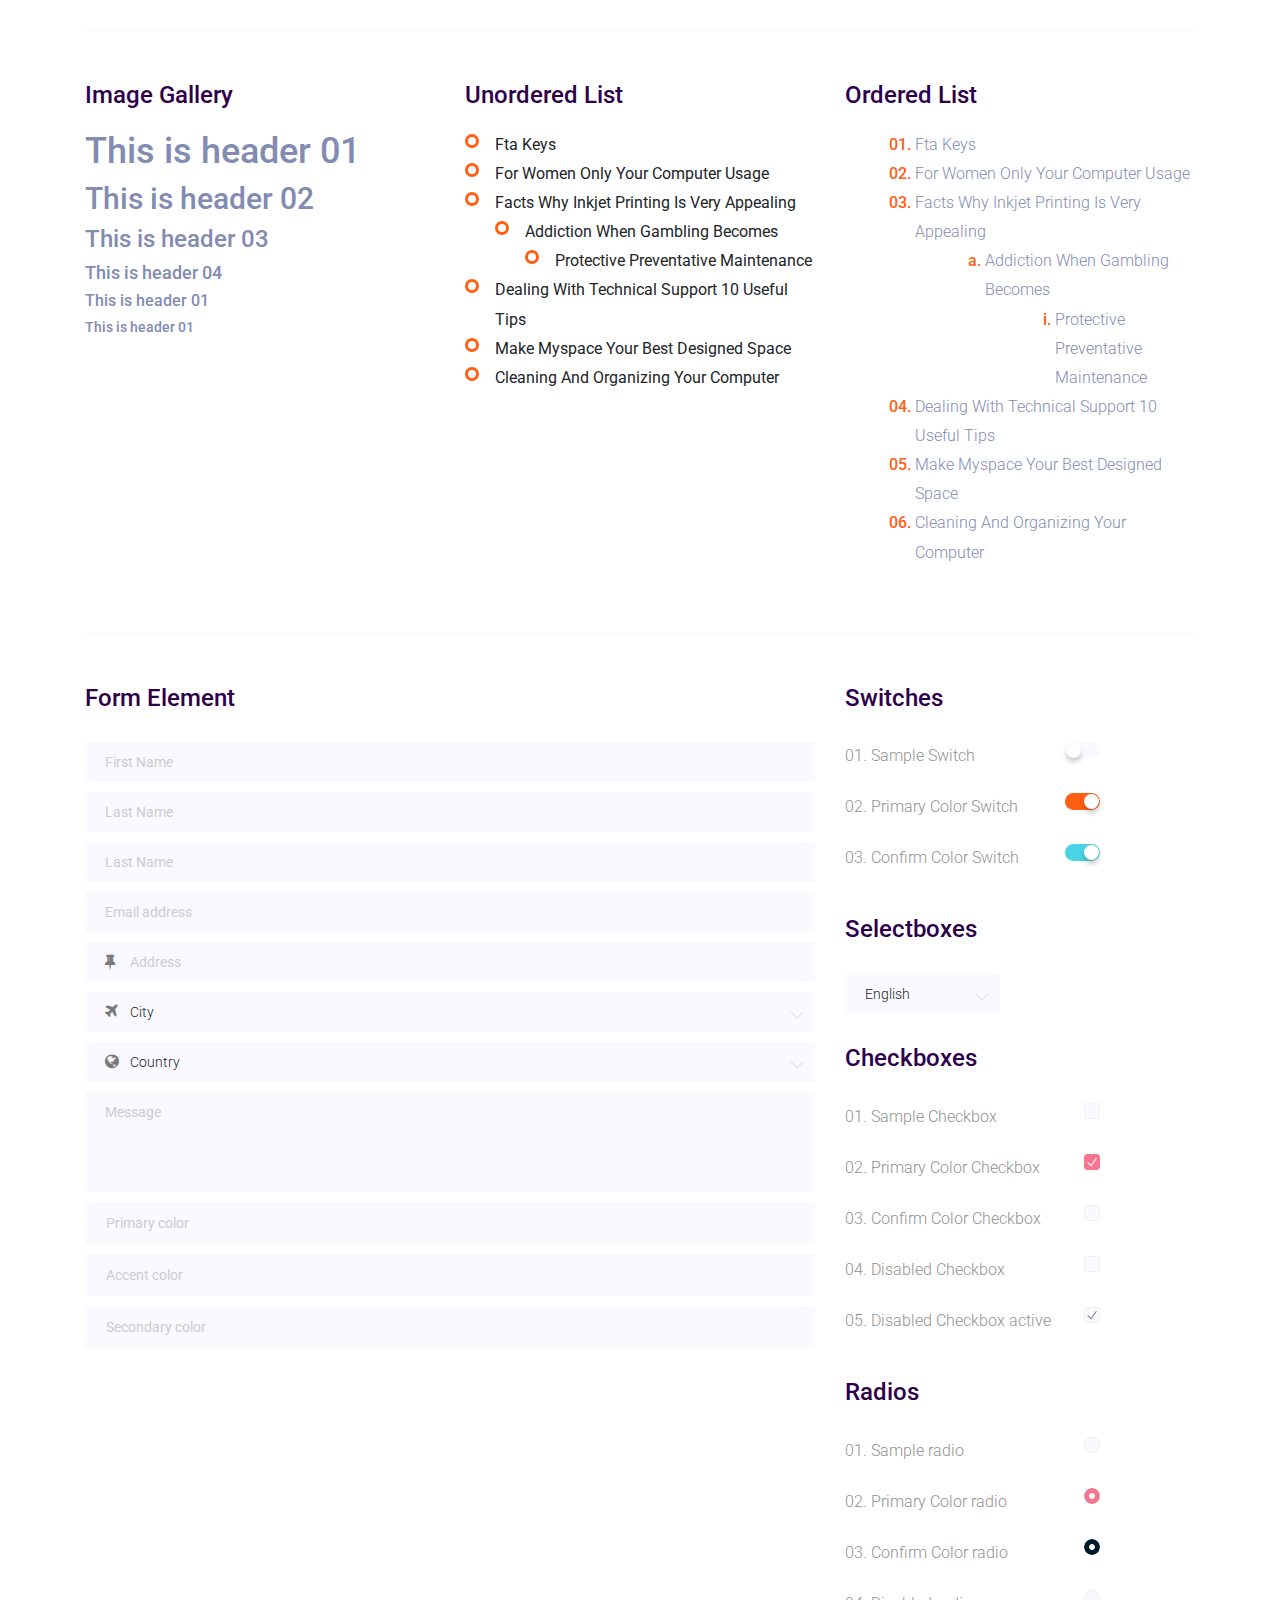
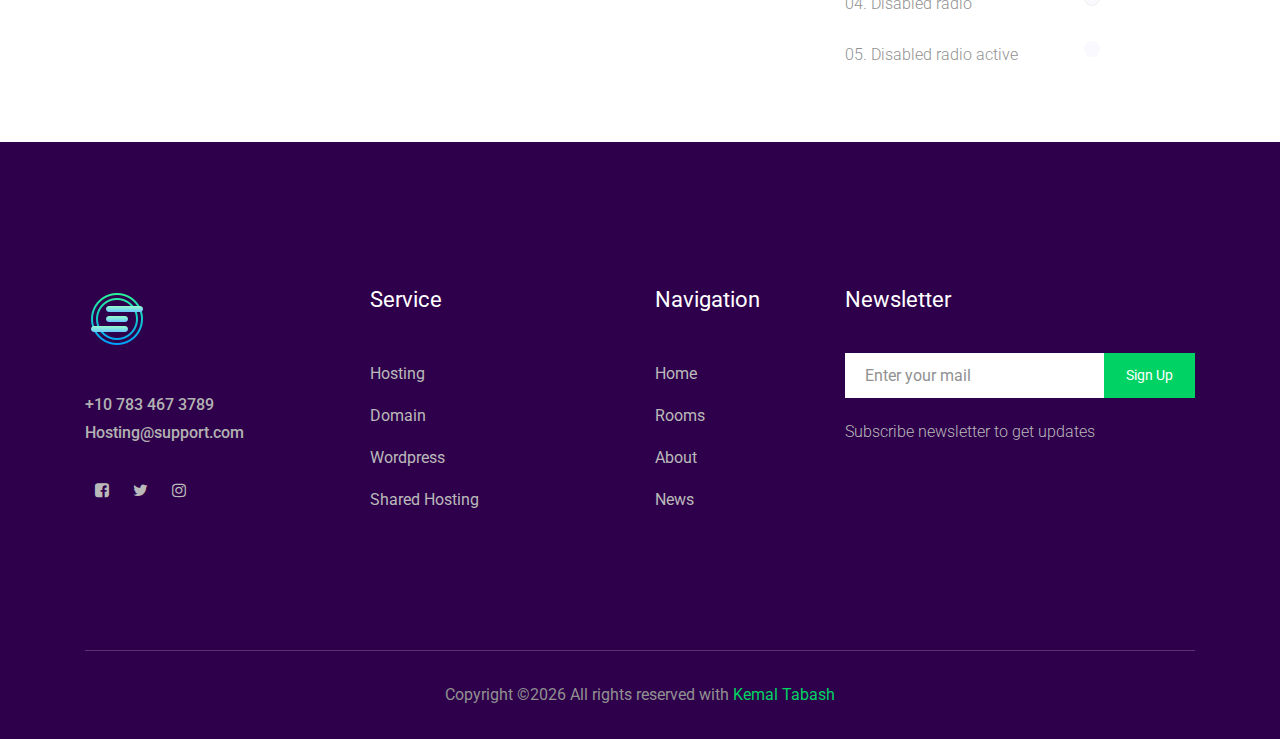
<file: elements.html>
<!doctype html>
<html class="no-js" lang="zxx">

<head>
	<meta charset="utf-8">
	<meta http-equiv="x-ua-compatible" content="ie=edge">
	<title>Hosting</title>
	<meta name="description" content="">
	<meta name="viewport" content="width=device-width, initial-scale=1">

	<!-- <link rel="manifest" href="site.webmanifest"> -->
	<link rel="shortcut icon" type="image/x-icon" href="img/favicon.png">
	<!-- Place favicon.ico in the root directory -->

	<!-- CSS here -->
	<link rel="stylesheet" href="css/bootstrap.min.css">
	<link rel="stylesheet" href="css/owl.carousel.min.css">
	<link rel="stylesheet" href="css/magnific-popup.css">
	<link rel="stylesheet" href="css/font-awesome.min.css">
	<link rel="stylesheet" href="css/themify-icons.css">
	<link rel="stylesheet" href="css/nice-select.css">
	<link rel="stylesheet" href="css/flaticon.css">
	<link rel="stylesheet" href="css/gijgo.css">
	<link rel="stylesheet" href="css/animate.css">
	<link rel="stylesheet" href="css/slicknav.css">
	<link rel="stylesheet" href="css/style.css">
	<!-- <link rel="stylesheet" href="css/responsive.css"> -->
</head>

<body>
	<!--[if lte IE 9]>
            <p class="browserupgrade">You are using an <strong>outdated</strong> browser. Please <a href="https://browsehappy.com/">upgrade your browser</a> to improve your experience and security.</p>
        <![endif]-->

    <!-- header-start -->
    <header>
			<div class="header-area ">
				<div id="sticky-header" class="main-header-area">
					<div class="container-fluid p-0">
						<div class="row align-items-center no-gutters">
							<div class="col-xl-2 col-lg-2">
								<div class="logo-img">
									<a href="index.html">
										<img src="img/logo.png" alt="">
									</a>
								</div>
							</div>
							<div class="col-xl-7 col-lg-7">
								<div class="main-menu  d-none d-lg-block">
									<nav>
										<ul id="navigation">
											<li><a href="index.html">home</a></li>
											<li><a href="package.html">Package</a></li>
											<li><a href="#">blog <i class="ti-angle-down"></i></a>
												<ul class="submenu">
													<li><a href="blog.html">blog</a></li>
													<li><a href="single-blog.html">single-blog</a></li>
												</ul>
											</li>
											<li><a class="active" href="#">pages <i class="ti-angle-down"></i></a>
												<ul class="submenu">
													<li><a href="elements.html">elements</a></li>
												</ul>
											</li>
											<li><a href="Support.html">Support</a></li>
											<li><a href="about.html">About</a></li>
											<li><a href="contact.html">Contact</a></li>
										</ul>
									</nav>
								</div>
							</div>
							<div class="col-xl-3 col-lg-3 d-none d-lg-block">
								<div class="log_chat_area d-flex align-items-center">
									<a href="#test-form" class="login popup-with-form">
										<i class="flaticon-user"></i>
										<span>log in</span>
									</a>
									<div class="live_chat_btn">
										<a class="boxed_btn_green" href="#">
											<i class="flaticon-chat"></i>
											<span>Live Chat</span>
										</a>
									</div>
								</div>
							</div>
							<div class="col-12">
								<div class="mobile_menu d-block d-lg-none"></div>
							</div>
						</div>
					</div>
				</div>
			</div>
		</header>
		<!-- header-end -->
	
		<!-- bradcam_area_start -->
		<div class="bradcam_area breadcam_bg overlay2">
				<h3>Elements</h3>
			</div>
			<!-- bradcam_area_end -->

	<!-- Start Sample Area -->
	<section class="sample-text-area">
		<div class="container box_1170">
			<h3 class="text-heading">Text Sample</h3>
			<p class="sample-text">
				Every avid independent filmmaker has <b>Bold</b> about making that <i>Italic</i> interest documentary,
				or short
				film to show off their creative prowess. Many have great ideas and want to “wow”
				the<sup>Superscript</sup> scene,
				or video renters with their big project. But once you have the<sub>Subscript</sub> “in the can” (no easy
				feat), how
				do you move from a <del>Strike</del> through of master DVDs with the <u>“Underline”</u> marked
				hand-written title
				inside a secondhand CD case, to a pile of cardboard boxes full of shiny new, retail-ready DVDs, with UPC
				barcodes
				and polywrap sitting on your doorstep? You need to create eye-popping artwork and have your project
				replicated.
				Using a reputable full service DVD Replication company like PacificDisc, Inc. to partner with is
				certainly a
				helpful option to ensure a professional end result, but to help with your DVD replication project, here
				are 4 easy
				steps to follow for good DVD replication results:

			</p>
		</div>
	</section>
	<!-- End Sample Area -->

	<!-- Start Button -->
	<section class="button-area">
		<div class="container box_1170 border-top-generic">
			<h3 class="text-heading">Sample Buttons</h3>
			<div class="button-group-area">
				<a href="#" class="genric-btn default">Default</a>
				<a href="#" class="genric-btn primary">Primary</a>
				<a href="#" class="genric-btn success">Success</a>
				<a href="#" class="genric-btn info">Info</a>
				<a href="#" class="genric-btn warning">Warning</a>
				<a href="#" class="genric-btn danger">Danger</a>
				<a href="#" class="genric-btn link">Link</a>
				<a href="#" class="genric-btn disable">Disable</a>
			</div>
			<div class="button-group-area mt-10">
				<a href="#" class="genric-btn default-border">Default</a>
				<a href="#" class="genric-btn primary-border">Primary</a>
				<a href="#" class="genric-btn success-border">Success</a>
				<a href="#" class="genric-btn info-border">Info</a>
				<a href="#" class="genric-btn warning-border">Warning</a>
				<a href="#" class="genric-btn danger-border">Danger</a>
				<a href="#" class="genric-btn link-border">Link</a>
				<a href="#" class="genric-btn disable">Disable</a>
			</div>
			<div class="button-group-area mt-40">
				<a href="#" class="genric-btn default radius">Default</a>
				<a href="#" class="genric-btn primary radius">Primary</a>
				<a href="#" class="genric-btn success radius">Success</a>
				<a href="#" class="genric-btn info radius">Info</a>
				<a href="#" class="genric-btn warning radius">Warning</a>
				<a href="#" class="genric-btn danger radius">Danger</a>
				<a href="#" class="genric-btn link radius">Link</a>
				<a href="#" class="genric-btn disable radius">Disable</a>
			</div>
			<div class="button-group-area mt-10">
				<a href="#" class="genric-btn default-border radius">Default</a>
				<a href="#" class="genric-btn primary-border radius">Primary</a>
				<a href="#" class="genric-btn success-border radius">Success</a>
				<a href="#" class="genric-btn info-border radius">Info</a>
				<a href="#" class="genric-btn warning-border radius">Warning</a>
				<a href="#" class="genric-btn danger-border radius">Danger</a>
				<a href="#" class="genric-btn link-border radius">Link</a>
				<a href="#" class="genric-btn disable radius">Disable</a>
			</div>
			<div class="button-group-area mt-40">
				<a href="#" class="genric-btn default circle">Default</a>
				<a href="#" class="genric-btn primary circle">Primary</a>
				<a href="#" class="genric-btn success circle">Success</a>
				<a href="#" class="genric-btn info circle">Info</a>
				<a href="#" class="genric-btn warning circle">Warning</a>
				<a href="#" class="genric-btn danger circle">Danger</a>
				<a href="#" class="genric-btn link circle">Link</a>
				<a href="#" class="genric-btn disable circle">Disable</a>
			</div>
			<div class="button-group-area mt-10">
				<a href="#" class="genric-btn default-border circle">Default</a>
				<a href="#" class="genric-btn primary-border circle">Primary</a>
				<a href="#" class="genric-btn success-border circle">Success</a>
				<a href="#" class="genric-btn info-border circle">Info</a>
				<a href="#" class="genric-btn warning-border circle">Warning</a>
				<a href="#" class="genric-btn danger-border circle">Danger</a>
				<a href="#" class="genric-btn link-border circle">Link</a>
				<a href="#" class="genric-btn disable circle">Disable</a>
			</div>
			<div class="button-group-area mt-40">
				<a href="#" class="genric-btn default circle arrow">Default<span class="lnr lnr-arrow-right"></span></a>
				<a href="#" class="genric-btn primary circle arrow">Primary<span class="lnr lnr-arrow-right"></span></a>
				<a href="#" class="genric-btn success circle arrow">Success<span class="lnr lnr-arrow-right"></span></a>
				<a href="#" class="genric-btn info circle arrow">Info<span class="lnr lnr-arrow-right"></span></a>
				<a href="#" class="genric-btn warning circle arrow">Warning<span class="lnr lnr-arrow-right"></span></a>
				<a href="#" class="genric-btn danger circle arrow">Danger<span class="lnr lnr-arrow-right"></span></a>
			</div>
			<div class="button-group-area mt-10">
				<a href="#" class="genric-btn default-border circle arrow">Default<span
						class="lnr lnr-arrow-right"></span></a>
				<a href="#" class="genric-btn primary-border circle arrow">Primary<span
						class="lnr lnr-arrow-right"></span></a>
				<a href="#" class="genric-btn success-border circle arrow">Success<span
						class="lnr lnr-arrow-right"></span></a>
				<a href="#" class="genric-btn info-border circle arrow">Info<span
						class="lnr lnr-arrow-right"></span></a>
				<a href="#" class="genric-btn warning-border circle arrow">Warning<span
						class="lnr lnr-arrow-right"></span></a>
				<a href="#" class="genric-btn danger-border circle arrow">Danger<span
						class="lnr lnr-arrow-right"></span></a>
			</div>
			<div class="button-group-area mt-40">
				<a href="#" class="genric-btn primary e-large">Extra Large</a>
				<a href="#" class="genric-btn success large">Large</a>
				<a href="#" class="genric-btn primary">Default</a>
				<a href="#" class="genric-btn success medium">Medium</a>
				<a href="#" class="genric-btn primary small">Small</a>
			</div>
			<div class="button-group-area mt-10">
				<a href="#" class="genric-btn primary-border e-large">Extra Large</a>
				<a href="#" class="genric-btn success-border large">Large</a>
				<a href="#" class="genric-btn primary-border">Default</a>
				<a href="#" class="genric-btn success-border medium">Medium</a>
				<a href="#" class="genric-btn primary-border small">Small</a>
			</div>
		</div>
	</section>
	<!-- End Button -->

	<!-- Start Align Area -->
	<div class="whole-wrap">
		<div class="container box_1170">
			<div class="section-top-border">
				<h3 class="mb-30">Left Aligned</h3>
				<div class="row">
					<div class="col-md-3">
						<img src="img/elements/d.jpg" alt="" class="img-fluid">
					</div>
					<div class="col-md-9 mt-sm-20">
						<p>Recently, the US Federal government banned online casinos from operating in America by making
							it illegal to
							transfer money to them through any US bank or payment system. As a result of this law, most
							of the popular
							online casino networks such as Party Gaming and PlayTech left the United States. Overnight,
							online casino
							players found themselves being chased by the Federal government. But, after a fortnight, the
							online casino
							industry came up with a solution and new online casinos started taking root. These began to
							operate under a
							different business umbrella, and by doing that, rendered the transfer of money to and from
							them legal. A major
							part of this was enlisting electronic banking systems that would accept this new
							clarification and start doing
							business with me. Listed in this article are the electronic banking systems that accept
							players from the United
							States that wish to play in online casinos.</p>
					</div>
				</div>
			</div>
			<div class="section-top-border text-right">
				<h3 class="mb-30">Right Aligned</h3>
				<div class="row">
					<div class="col-md-9">
						<p class="text-right">Over time, even the most sophisticated, memory packed computer can begin
							to run slow if we
							don’t do something to prevent it. The reason why has less to do with how computers are made
							and how they age and
							more to do with the way we use them. You see, all of the daily tasks that we do on our PC
							from running programs
							to downloading and deleting software can make our computer sluggish. To keep this from
							happening, you need to
							understand the reasons why your PC is getting slower and do something to keep your PC
							running at its best. You
							can do this through regular maintenance and PC performance optimization programs</p>
						<p class="text-right">Before we discuss all of the things that could be affecting your PC’s
							performance, let’s
							talk a little about what symptoms</p>
					</div>
					<div class="col-md-3">
						<img src="img/elements/d.jpg" alt="" class="img-fluid">
					</div>
				</div>
			</div>
			<div class="section-top-border">
				<h3 class="mb-30">Definition</h3>
				<div class="row">
					<div class="col-md-4">
						<div class="single-defination">
							<h4 class="mb-20">Definition 01</h4>
							<p>Recently, the US Federal government banned online casinos from operating in America by
								making it illegal to
								transfer money to them through any US bank or payment system. As a result of this law,
								most of the popular
								online casino networks</p>
						</div>
					</div>
					<div class="col-md-4">
						<div class="single-defination">
							<h4 class="mb-20">Definition 02</h4>
							<p>Recently, the US Federal government banned online casinos from operating in America by
								making it illegal to
								transfer money to them through any US bank or payment system. As a result of this law,
								most of the popular
								online casino networks</p>
						</div>
					</div>
					<div class="col-md-4">
						<div class="single-defination">
							<h4 class="mb-20">Definition 03</h4>
							<p>Recently, the US Federal government banned online casinos from operating in America by
								making it illegal to
								transfer money to them through any US bank or payment system. As a result of this law,
								most of the popular
								online casino networks</p>
						</div>
					</div>
				</div>
			</div>
			<div class="section-top-border">
				<h3 class="mb-30">Block Quotes</h3>
				<div class="row">
					<div class="col-lg-12">
						<blockquote class="generic-blockquote">
							“Recently, the US Federal government banned online casinos from operating in America by
							making it illegal to
							transfer money to them through any US bank or payment system. As a result of this law, most
							of the popular
							online casino networks such as Party Gaming and PlayTech left the United States. Overnight,
							online casino
							players found themselves being chased by the Federal government. But, after a fortnight, the
							online casino
							industry came up with a solution and new online casinos started taking root. These began to
							operate under a
							different business umbrella, and by doing that, rendered the transfer of money to and from
							them legal. A major
							part of this was enlisting electronic banking systems that would accept this new
							clarification and start doing
							business with me. Listed in this article are the electronic banking”
						</blockquote>
					</div>
				</div>
			</div>
			<div class="section-top-border">
				<h3 class="mb-30">Table</h3>
				<div class="progress-table-wrap">
					<div class="progress-table">
						<div class="table-head">
							<div class="serial">#</div>
							<div class="country">Countries</div>
							<div class="visit">Visits</div>
							<div class="percentage">Percentages</div>
						</div>
						<div class="table-row">
							<div class="serial">01</div>
							<div class="country"> <img src="img/elements/f1.jpg" alt="flag">Canada</div>
							<div class="visit">645032</div>
							<div class="percentage">
								<div class="progress">
									<div class="progress-bar color-1" role="progressbar" style="width: 80%"
										aria-valuenow="80" aria-valuemin="0" aria-valuemax="100"></div>
								</div>
							</div>
						</div>
						<div class="table-row">
							<div class="serial">02</div>
							<div class="country"> <img src="img/elements/f2.jpg" alt="flag">Canada</div>
							<div class="visit">645032</div>
							<div class="percentage">
								<div class="progress">
									<div class="progress-bar color-2" role="progressbar" style="width: 30%"
										aria-valuenow="30" aria-valuemin="0" aria-valuemax="100"></div>
								</div>
							</div>
						</div>
						<div class="table-row">
							<div class="serial">03</div>
							<div class="country"> <img src="img/elements/f3.jpg" alt="flag">Canada</div>
							<div class="visit">645032</div>
							<div class="percentage">
								<div class="progress">
									<div class="progress-bar color-3" role="progressbar" style="width: 55%"
										aria-valuenow="55" aria-valuemin="0" aria-valuemax="100"></div>
								</div>
							</div>
						</div>
						<div class="table-row">
							<div class="serial">04</div>
							<div class="country"> <img src="img/elements/f4.jpg" alt="flag">Canada</div>
							<div class="visit">645032</div>
							<div class="percentage">
								<div class="progress">
									<div class="progress-bar color-4" role="progressbar" style="width: 60%"
										aria-valuenow="60" aria-valuemin="0" aria-valuemax="100"></div>
								</div>
							</div>
						</div>
						<div class="table-row">
							<div class="serial">05</div>
							<div class="country"> <img src="img/elements/f5.jpg" alt="flag">Canada</div>
							<div class="visit">645032</div>
							<div class="percentage">
								<div class="progress">
									<div class="progress-bar color-5" role="progressbar" style="width: 40%"
										aria-valuenow="40" aria-valuemin="0" aria-valuemax="100"></div>
								</div>
							</div>
						</div>
						<div class="table-row">
							<div class="serial">06</div>
							<div class="country"> <img src="img/elements/f6.jpg" alt="flag">Canada</div>
							<div class="visit">645032</div>
							<div class="percentage">
								<div class="progress">
									<div class="progress-bar color-6" role="progressbar" style="width: 70%"
										aria-valuenow="70" aria-valuemin="0" aria-valuemax="100"></div>
								</div>
							</div>
						</div>
						<div class="table-row">
							<div class="serial">07</div>
							<div class="country"> <img src="img/elements/f7.jpg" alt="flag">Canada</div>
							<div class="visit">645032</div>
							<div class="percentage">
								<div class="progress">
									<div class="progress-bar color-7" role="progressbar" style="width: 30%"
										aria-valuenow="30" aria-valuemin="0" aria-valuemax="100"></div>
								</div>
							</div>
						</div>
						<div class="table-row">
							<div class="serial">08</div>
							<div class="country"> <img src="img/elements/f8.jpg" alt="flag">Canada</div>
							<div class="visit">645032</div>
							<div class="percentage">
								<div class="progress">
									<div class="progress-bar color-8" role="progressbar" style="width: 60%"
										aria-valuenow="60" aria-valuemin="0" aria-valuemax="100"></div>
								</div>
							</div>
						</div>
					</div>
				</div>
			</div>
			<div class="section-top-border">
				<h3>Image Gallery</h3>
				<div class="row gallery-item">
					<div class="col-md-4">
						<a href="img/elements/g1.jpg" class="img-pop-up">
							<div class="single-gallery-image" style="background: url(img/elements/g1.jpg);"></div>
						</a>
					</div>
					<div class="col-md-4">
						<a href="img/elements/g2.jpg" class="img-pop-up">
							<div class="single-gallery-image" style="background: url(img/elements/g2.jpg);"></div>
						</a>
					</div>
					<div class="col-md-4">
						<a href="img/elements/g3.jpg" class="img-pop-up">
							<div class="single-gallery-image" style="background: url(img/elements/g3.jpg);"></div>
						</a>
					</div>
					<div class="col-md-6">
						<a href="img/elements/g4.jpg" class="img-pop-up">
							<div class="single-gallery-image" style="background: url(img/elements/g4.jpg);"></div>
						</a>
					</div>
					<div class="col-md-6">
						<a href="img/elements/g5.jpg" class="img-pop-up">
							<div class="single-gallery-image" style="background: url(img/elements/g5.jpg);"></div>
						</a>
					</div>
					<div class="col-md-4">
						<a href="img/elements/g6.jpg" class="img-pop-up">
							<div class="single-gallery-image" style="background: url(img/elements/g6.jpg);"></div>
						</a>
					</div>
					<div class="col-md-4">
						<a href="img/elements/g7.jpg" class="img-pop-up">
							<div class="single-gallery-image" style="background: url(img/elements/g7.jpg);"></div>
						</a>
					</div>
					<div class="col-md-4">
						<a href="img/elements/g8.jpg" class="img-pop-up">
							<div class="single-gallery-image" style="background: url(img/elements/g8.jpg);"></div>
						</a>
					</div>
				</div>
			</div>
			<div class="section-top-border">
				<div class="row">
					<div class="col-md-4">
						<h3 class="mb-20">Image Gallery</h3>
						<div class="typography">
							<h1>This is header 01</h1>
							<h2>This is header 02</h2>
							<h3>This is header 03</h3>
							<h4>This is header 04</h4>
							<h5>This is header 01</h5>
							<h6>This is header 01</h6>
						</div>
					</div>
					<div class="col-md-4 mt-sm-30">
						<h3 class="mb-20">Unordered List</h3>
						<div class="">
							<ul class="unordered-list">
								<li>Fta Keys</li>
								<li>For Women Only Your Computer Usage</li>
								<li>Facts Why Inkjet Printing Is Very Appealing
									<ul>
										<li>Addiction When Gambling Becomes
											<ul>
												<li>Protective Preventative Maintenance</li>
											</ul>
										</li>
									</ul>
								</li>
								<li>Dealing With Technical Support 10 Useful Tips</li>
								<li>Make Myspace Your Best Designed Space</li>
								<li>Cleaning And Organizing Your Computer</li>
							</ul>
						</div>
					</div>
					<div class="col-md-4 mt-sm-30">
						<h3 class="mb-20">Ordered List</h3>
						<div class="">
							<ol class="ordered-list">
								<li><span>Fta Keys</span></li>
								<li><span>For Women Only Your Computer Usage</span></li>
								<li><span>Facts Why Inkjet Printing Is Very Appealing</span>
									<ol class="ordered-list-alpha">
										<li><span>Addiction When Gambling Becomes</span>
											<ol class="ordered-list-roman">
												<li><span>Protective Preventative Maintenance</span></li>
											</ol>
										</li>
									</ol>
								</li>
								<li><span>Dealing With Technical Support 10 Useful Tips</span></li>
								<li><span>Make Myspace Your Best Designed Space</span></li>
								<li><span>Cleaning And Organizing Your Computer</span></li>
							</ol>
						</div>
					</div>
				</div>
			</div>
			<div class="section-top-border">
				<div class="row">
					<div class="col-lg-8 col-md-8">
						<h3 class="mb-30">Form Element</h3>
						<form action="#">
							<div class="mt-10">
								<input type="text" name="first_name" placeholder="First Name"
									onfocus="this.placeholder = ''" onblur="this.placeholder = 'First Name'" required
									class="single-input">
							</div>
							<div class="mt-10">
								<input type="text" name="last_name" placeholder="Last Name"
									onfocus="this.placeholder = ''" onblur="this.placeholder = 'Last Name'" required
									class="single-input">
							</div>
							<div class="mt-10">
								<input type="text" name="last_name" placeholder="Last Name"
									onfocus="this.placeholder = ''" onblur="this.placeholder = 'Last Name'" required
									class="single-input">
							</div>
							<div class="mt-10">
								<input type="email" name="EMAIL" placeholder="Email address"
									onfocus="this.placeholder = ''" onblur="this.placeholder = 'Email address'" required
									class="single-input">
							</div>
							<div class="input-group-icon mt-10">
								<div class="icon"><i class="fa fa-thumb-tack" aria-hidden="true"></i></div>
								<input type="text" name="address" placeholder="Address" onfocus="this.placeholder = ''"
									onblur="this.placeholder = 'Address'" required class="single-input">
							</div>
							<div class="input-group-icon mt-10">
								<div class="icon"><i class="fa fa-plane" aria-hidden="true"></i></div>
								<div class="form-select" id="default-select"">
											<select>
												<option value=" 1">City</option>
									<option value="1">Dhaka</option>
									<option value="1">Dilli</option>
									<option value="1">Newyork</option>
									<option value="1">Islamabad</option>
									</select>
								</div>
							</div>
							<div class="input-group-icon mt-10">
								<div class="icon"><i class="fa fa-globe" aria-hidden="true"></i></div>
								<div class="form-select" id="default-select"">
											<select>
												<option value=" 1">Country</option>
									<option value="1">Bangladesh</option>
									<option value="1">India</option>
									<option value="1">England</option>
									<option value="1">Srilanka</option>
									</select>
								</div>
							</div>

							<div class="mt-10">
								<textarea class="single-textarea" placeholder="Message" onfocus="this.placeholder = ''"
									onblur="this.placeholder = 'Message'" required></textarea>
							</div>
							<!-- For Gradient Border Use -->
							<!-- <div class="mt-10">
										<div class="primary-input">
											<input id="primary-input" type="text" name="first_name" placeholder="Primary color" onfocus="this.placeholder = ''" onblur="this.placeholder = 'Primary color'">
											<label for="primary-input"></label>
										</div>
									</div> -->
							<div class="mt-10">
								<input type="text" name="first_name" placeholder="Primary color"
									onfocus="this.placeholder = ''" onblur="this.placeholder = 'Primary color'" required
									class="single-input-primary">
							</div>
							<div class="mt-10">
								<input type="text" name="first_name" placeholder="Accent color"
									onfocus="this.placeholder = ''" onblur="this.placeholder = 'Accent color'" required
									class="single-input-accent">
							</div>
							<div class="mt-10">
								<input type="text" name="first_name" placeholder="Secondary color"
									onfocus="this.placeholder = ''" onblur="this.placeholder = 'Secondary color'"
									required class="single-input-secondary">
							</div>
						</form>
					</div>
					<div class="col-lg-3 col-md-4 mt-sm-30">
						<div class="single-element-widget">
							<h3 class="mb-30">Switches</h3>
							<div class="switch-wrap d-flex justify-content-between">
								<p>01. Sample Switch</p>
								<div class="primary-switch">
									<input type="checkbox" id="default-switch">
									<label for="default-switch"></label>
								</div>
							</div>
							<div class="switch-wrap d-flex justify-content-between">
								<p>02. Primary Color Switch</p>
								<div class="primary-switch">
									<input type="checkbox" id="primary-switch" checked>
									<label for="primary-switch"></label>
								</div>
							</div>
							<div class="switch-wrap d-flex justify-content-between">
								<p>03. Confirm Color Switch</p>
								<div class="confirm-switch">
									<input type="checkbox" id="confirm-switch" checked>
									<label for="confirm-switch"></label>
								</div>
							</div>
						</div>
						<div class="single-element-widget mt-30">
							<h3 class="mb-30">Selectboxes</h3>
							<div class="default-select" id="default-select"">
										<select>
											<option value=" 1">English</option>
								<option value="1">Spanish</option>
								<option value="1">Arabic</option>
								<option value="1">Portuguise</option>
								<option value="1">Bengali</option>
								</select>
							</div>
						</div>
						<div class="single-element-widget mt-30">
							<h3 class="mb-30">Checkboxes</h3>
							<div class="switch-wrap d-flex justify-content-between">
								<p>01. Sample Checkbox</p>
								<div class="primary-checkbox">
									<input type="checkbox" id="default-checkbox">
									<label for="default-checkbox"></label>
								</div>
							</div>
							<div class="switch-wrap d-flex justify-content-between">
								<p>02. Primary Color Checkbox</p>
								<div class="primary-checkbox">
									<input type="checkbox" id="primary-checkbox" checked>
									<label for="primary-checkbox"></label>
								</div>
							</div>
							<div class="switch-wrap d-flex justify-content-between">
								<p>03. Confirm Color Checkbox</p>
								<div class="confirm-checkbox">
									<input type="checkbox" id="confirm-checkbox">
									<label for="confirm-checkbox"></label>
								</div>
							</div>
							<div class="switch-wrap d-flex justify-content-between">
								<p>04. Disabled Checkbox</p>
								<div class="disabled-checkbox">
									<input type="checkbox" id="disabled-checkbox" disabled>
									<label for="disabled-checkbox"></label>
								</div>
							</div>
							<div class="switch-wrap d-flex justify-content-between">
								<p>05. Disabled Checkbox active</p>
								<div class="disabled-checkbox">
									<input type="checkbox" id="disabled-checkbox-active" checked disabled>
									<label for="disabled-checkbox-active"></label>
								</div>
							</div>
						</div>
						<div class="single-element-widget mt-30">
							<h3 class="mb-30">Radios</h3>
							<div class="switch-wrap d-flex justify-content-between">
								<p>01. Sample radio</p>
								<div class="primary-radio">
									<input type="checkbox" id="default-radio">
									<label for="default-radio"></label>
								</div>
							</div>
							<div class="switch-wrap d-flex justify-content-between">
								<p>02. Primary Color radio</p>
								<div class="primary-radio">
									<input type="checkbox" id="primary-radio" checked>
									<label for="primary-radio"></label>
								</div>
							</div>
							<div class="switch-wrap d-flex justify-content-between">
								<p>03. Confirm Color radio</p>
								<div class="confirm-radio">
									<input type="checkbox" id="confirm-radio" checked>
									<label for="confirm-radio"></label>
								</div>
							</div>
							<div class="switch-wrap d-flex justify-content-between">
								<p>04. Disabled radio</p>
								<div class="disabled-radio">
									<input type="checkbox" id="disabled-radio" disabled>
									<label for="disabled-radio"></label>
								</div>
							</div>
							<div class="switch-wrap d-flex justify-content-between">
								<p>05. Disabled radio active</p>
								<div class="disabled-radio">
									<input type="checkbox" id="disabled-radio-active" checked disabled>
									<label for="disabled-radio-active"></label>
								</div>
							</div>
						</div>
					</div>
				</div>
			</div>
		</div>
	</div>
	<!-- End Align Area -->
    <!-- footer -->
    <footer class="footer">
			<div class="footer_top">
				<div class="container">
					<div class="row">
						<div class="col-xl-3 col-md-6 col-lg-3">
							<div class="footer_widget">
								<div class="footer_logo">
										<a href="#">
												<img src="img/logo.png" alt="">
											</a>
								</div>
								<p class="footer_text doanar"> <a class="first" href="#">+10 783 467 3789
									</a> <br>
									<a href="#">Hosting@support.com</a></p>
									<div class="socail_links">
											<ul>
												<li>
													<a href="#">
														<i class="fa fa-facebook-square"></i>
													</a>
												</li>
												<li>
													<a href="#">
														<i class="fa fa-twitter"></i>
													</a>
												</li>
												<li>
													<a href="#">
														<i class="fa fa-instagram"></i>
													</a>
												</li>
											</ul>
										</div>
	
							</div>
						</div>
						<div class="col-xl-3 col-md-6 col-lg-3">
							<div class="footer_widget">
								<h3 class="footer_title">
									service
								</h3>
								<ul>
									<li><a href="#">Hosting</a></li>
									<li><a href="#">Domain</a></li>
									<li><a href="#">Wordpress</a></li>
									<li><a href="#">Shared Hosting</a></li>
								</ul>
	
							</div>
						</div>
						<div class="col-xl-2 col-md-6 col-lg-2">
							<div class="footer_widget">
								<h3 class="footer_title">
									Navigation
								</h3>
								<ul>
									<li><a href="#">Home</a></li>
									<li><a href="#">Rooms</a></li>
									<li><a href="#">About</a></li>
									<li><a href="#">News</a></li>
								</ul>
							</div>
						</div>
						<div class="col-xl-4 col-md-6 col-lg-4">
							<div class="footer_widget">
								<h3 class="footer_title">
									Newsletter
								</h3>
								<form action="#" class="newsletter_form">
									<input type="text" placeholder="Enter your mail">
									<button type="submit">Sign Up</button>
								</form>
								<p class="newsletter_text">Subscribe newsletter to get updates</p>
							</div>
						</div>
					</div>
				</div>
			</div>
			<div class="copy-right_text">
				<div class="container">
					<div class="footer_border"></div>
					<div class="row">
						<div class="col-xl-12">
							<p class="copy_right text-center">
								Copyright &copy;<script>document.write(new Date().getFullYear());</script> 
								All rights reserved with <a href="#" target="_blank">Kemal Tabash</a>
							</p>
						</div>
					</div>
				</div>
			</div>
		</footer>
		<!-- footer -->
		<!-- link that opens popup -->
	
		<!-- form itself end-->
		<form id="test-form" class="white-popup-block mfp-hide">
			<div class="popup_box ">
				<div class="popup_inner">
					<div class="logo text-center">
						<a href="#">
							<img src="img/form-logo.png" alt="">
						</a>
					</div>
					<h3>Sign in</h3>
					<form action="#">
						<div class="row">
							<div class="col-xl-12 col-md-12">
								<input type="email" placeholder="Enter email">
							</div>
							<div class="col-xl-12 col-md-12">
								<input type="password" placeholder="Password">
							</div>
							<div class="col-xl-12">
								<button type="submit" class="boxed_btn_green">Sign in</button>
							</div>
						</div>
					</form>
					<p class="doen_have_acc">Don’t have an account? <a class="dont-hav-acc" href="#test-form2">Sign Up</a> </p>
				</div>
			</div>
		</form>
		<!-- form itself end -->
	
		<!-- form itself end-->
		<form id="test-form2" class="white-popup-block mfp-hide">
			<div class="popup_box ">
				<div class="popup_inner">
					<div class="logo text-center">
						<a href="#">
							<img src="img/form-logo.png" alt="">
						</a>
					</div>
					<h3>Resistration</h3>
					<form action="#">
						<div class="row">
							<div class="col-xl-12 col-md-12">
								<input type="email" placeholder="Enter email">
							</div>
							<div class="col-xl-12 col-md-12">
								<input type="password" placeholder="Password">
							</div>
							<div class="col-xl-12 col-md-12">
								<input type="Password" placeholder="Confirm password">
							</div>
							<div class="col-xl-12">
								<button type="submit" class="boxed_btn_green">Sign Up</button>
							</div>
						</div>
					</form>
				</div>
			</div>
		</form>
		<!-- form itself end -->

	<!-- JS here -->
	<script src="js/vendor/modernizr-3.5.0.min.js"></script>
	<script src="js/vendor/jquery-1.12.4.min.js"></script>
	<script src="js/popper.min.js"></script>
	<script src="js/bootstrap.min.js"></script>
	<script src="js/owl.carousel.min.js"></script>
	<script src="js/isotope.pkgd.min.js"></script>
	<script src="js/ajax-form.js"></script>
	<script src="js/waypoints.min.js"></script>
	<script src="js/jquery.counterup.min.js"></script>
	<script src="js/imagesloaded.pkgd.min.js"></script>
	<script src="js/scrollIt.js"></script>
	<script src="js/jquery.scrollUp.min.js"></script>
	<script src="js/wow.min.js"></script>
	<script src="js/nice-select.min.js"></script>
	<script src="js/jquery.slicknav.min.js"></script>
	<script src="js/jquery.magnific-popup.min.js"></script>
	<script src="js/plugins.js"></script>
	<script src="js/gijgo.min.js"></script>

	<!--contact js-->
	<script src="js/contact.js"></script>
	<script src="js/jquery.ajaxchimp.min.js"></script>
	<script src="js/jquery.form.js"></script>
	<script src="js/jquery.validate.min.js"></script>
	<script src="js/mail-script.js"></script>

	<script src="js/main.js"></script>
    <script>
        $('#datepicker').datepicker({
            iconsLibrary: 'fontawesome',
            disableDaysOfWeek: [0, 0],
        //     icons: {
        //      rightIcon: '<span class="fa fa-caret-down"></span>'
        //  }
        });
        $('#datepicker2').datepicker({
            iconsLibrary: 'fontawesome',
            icons: {
             rightIcon: '<span class="fa fa-caret-down"></span>'
         }

        });
        var timepicker = $('#timepicker').timepicker({
         format: 'HH.MM'
     });
    </script>
</body>
</html>
</file>
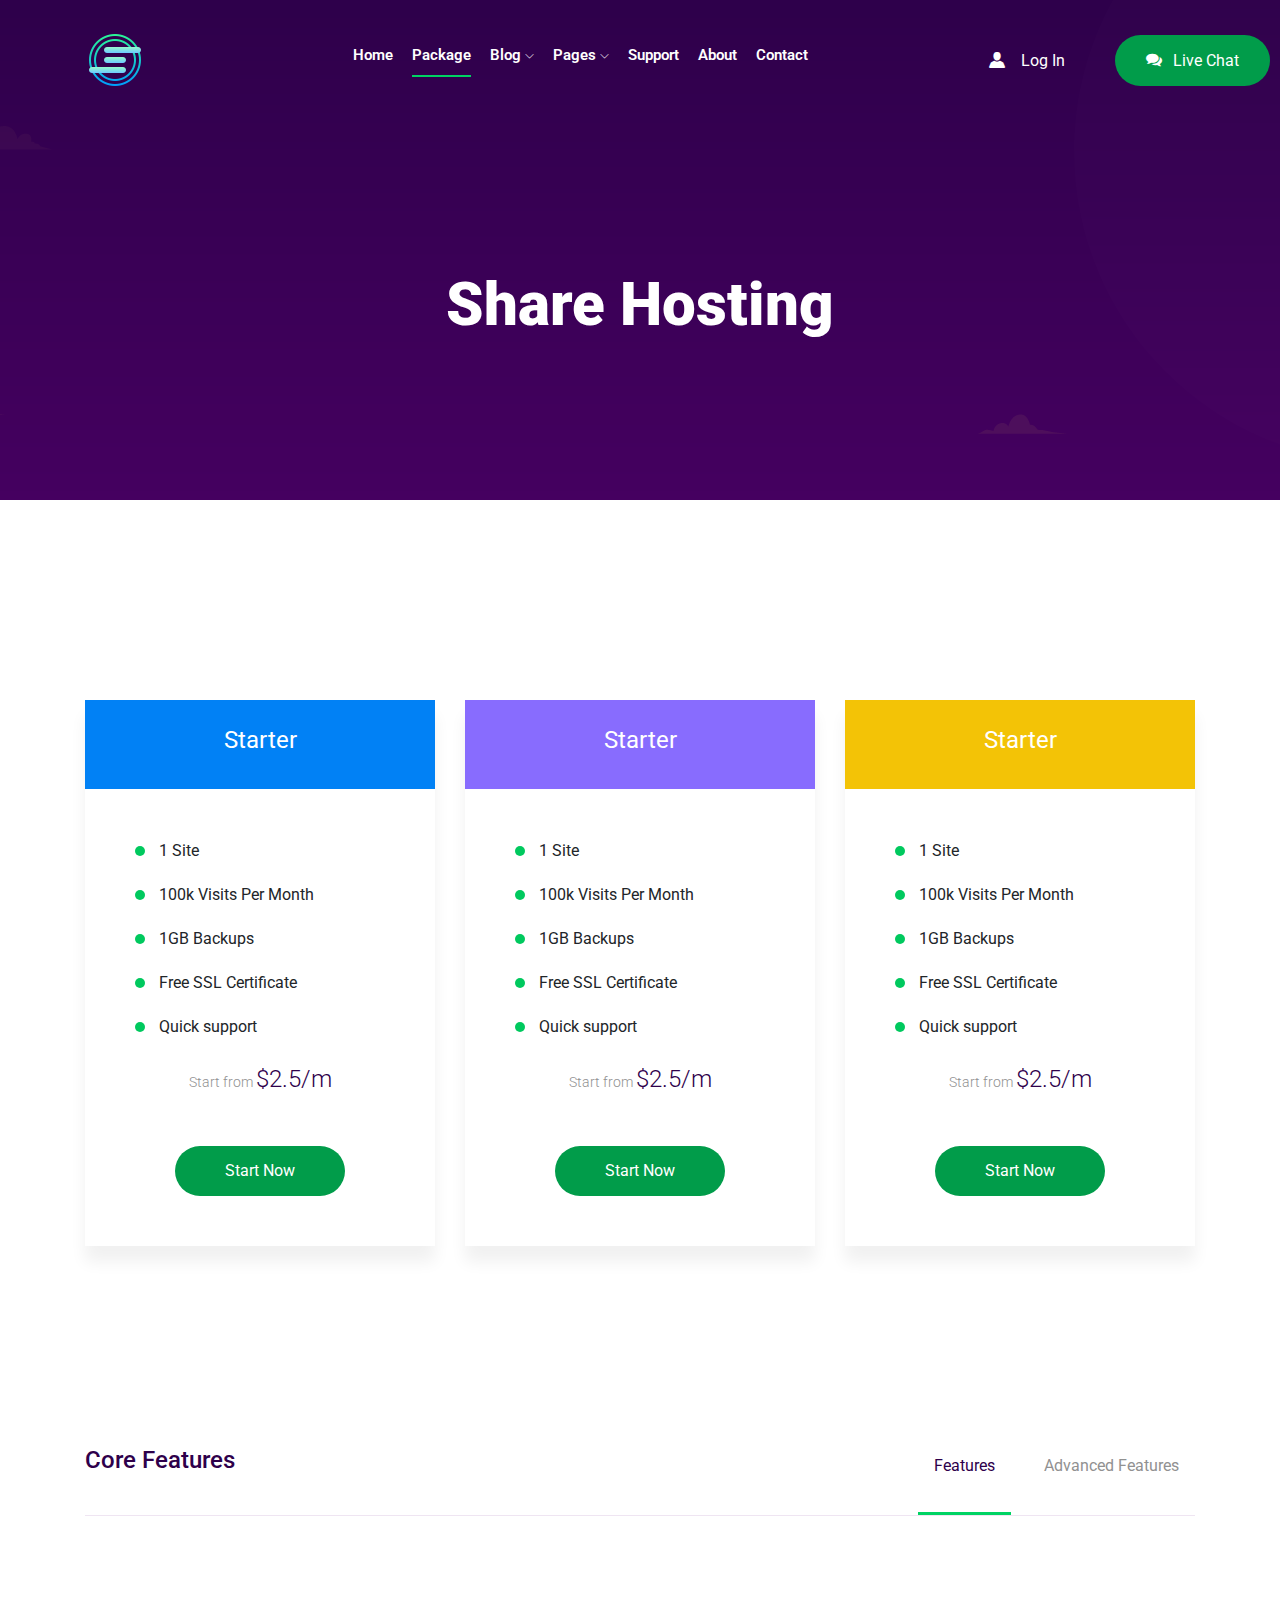
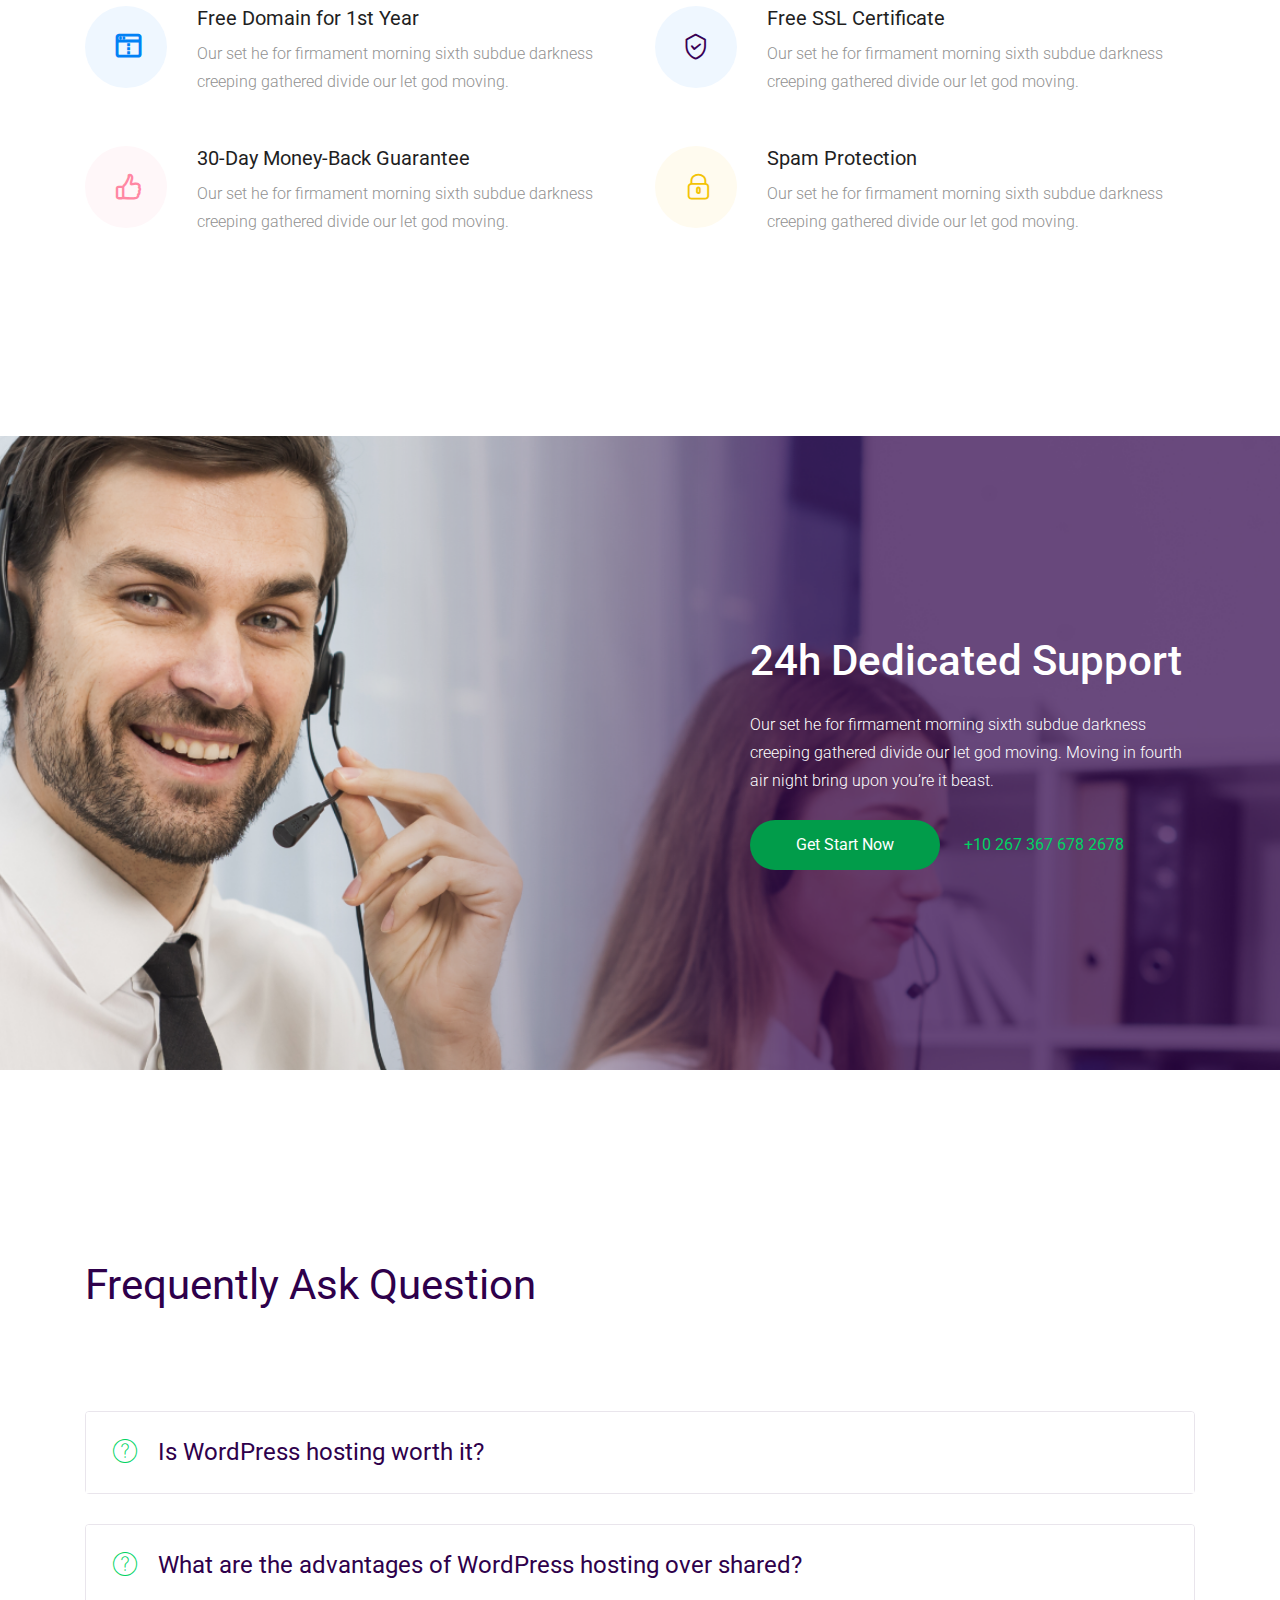
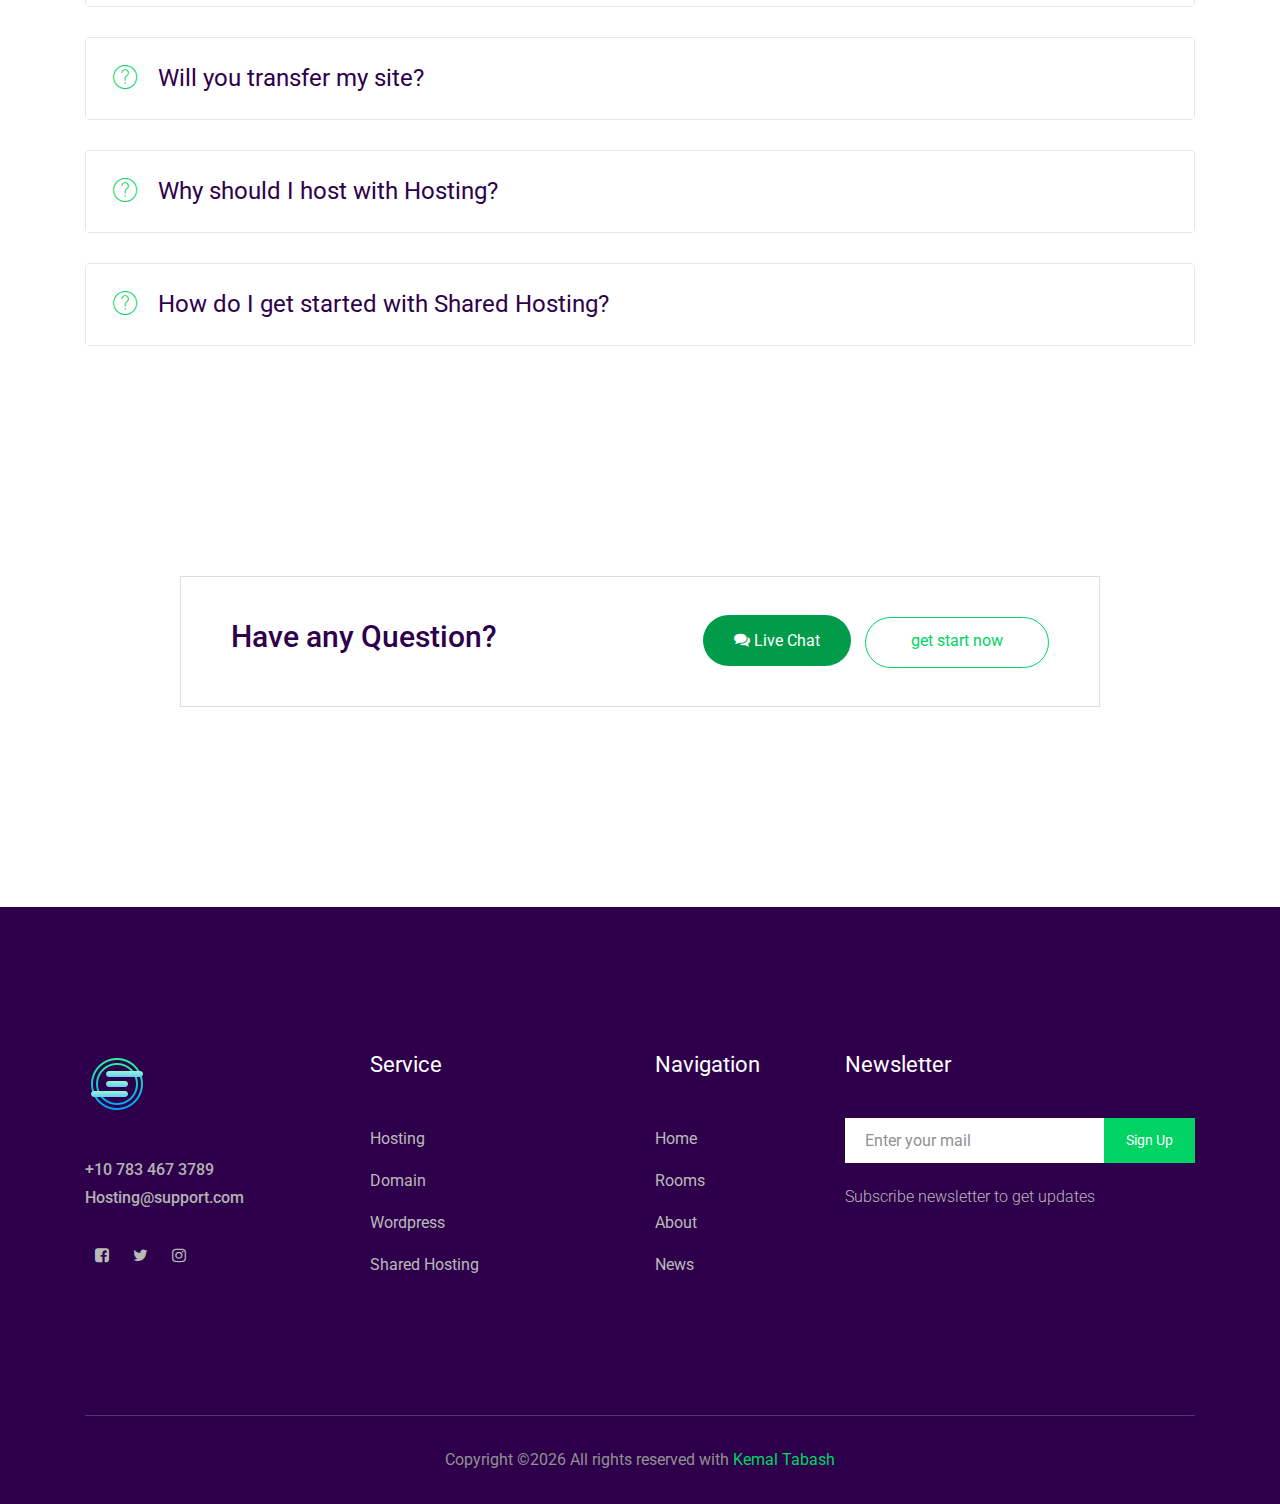
<file: package.html>
<!doctype html>
<html class="no-js" lang="zxx">

<head>
    <meta charset="utf-8">
    <meta http-equiv="x-ua-compatible" content="ie=edge">
    <title>Hosting</title>
    <meta name="description" content="">
    <meta name="viewport" content="width=device-width, initial-scale=1">

    <!-- <link rel="manifest" href="site.webmanifest"> -->
    <link rel="shortcut icon" type="image/x-icon" href="img/favicon.png">
    <!-- Place favicon.ico in the root directory -->

    <!-- CSS here -->
    <link rel="stylesheet" href="css/bootstrap.min.css">
    <link rel="stylesheet" href="css/owl.carousel.min.css">
    <link rel="stylesheet" href="css/magnific-popup.css">
    <link rel="stylesheet" href="css/font-awesome.min.css">
    <link rel="stylesheet" href="css/themify-icons.css">
    <link rel="stylesheet" href="css/nice-select.css">
    <link rel="stylesheet" href="css/flaticon.css">
    <link rel="stylesheet" href="css/gijgo.css">
    <link rel="stylesheet" href="css/animate.css">
    <link rel="stylesheet" href="css/slicknav.css">
    <link rel="stylesheet" href="css/style.css">
    <!-- <link rel="stylesheet" href="css/responsive.css"> -->
</head>

<body>
    <!--[if lte IE 9]>
            <p class="browserupgrade">You are using an <strong>outdated</strong> browser. Please <a href="https://browsehappy.com/">upgrade your browser</a> to improve your experience and security.</p>
        <![endif]-->

    <!-- header-start -->
    <header>
        <div class="header-area ">
            <div id="sticky-header" class="main-header-area">
                <div class="container-fluid p-0">
                    <div class="row align-items-center no-gutters">
                        <div class="col-xl-2 col-lg-2">
                            <div class="logo-img">
                                <a href="index.html">
                                    <img src="img/logo.png" alt="">
                                </a>
                            </div>
                        </div>
                        <div class="col-xl-7 col-lg-7">
                            <div class="main-menu  d-none d-lg-block">
                                <nav>
                                    <ul id="navigation">
                                        <li><a href="index.html">home</a></li>
                                        <li><a  class="active" href="package.html">Package</a></li>
                                        <li><a href="#">blog <i class="ti-angle-down"></i></a>
                                            <ul class="submenu">
                                                <li><a href="blog.html">blog</a></li>
                                                <li><a href="single-blog.html">single-blog</a></li>
                                            </ul>
                                        </li>
                                        <li><a href="#">pages <i class="ti-angle-down"></i></a>
                                            <ul class="submenu">
                                                <li><a href="elements.html">elements</a></li>
                                            </ul>
                                        </li>
                                        <li><a href="Support.html">Support</a></li>
                                        <li><a href="about.html">About</a></li>
                                        <li><a href="contact.html">Contact</a></li>
                                    </ul>
                                </nav>
                            </div>
                        </div>
                        <div class="col-xl-3 col-lg-3 d-none d-lg-block">
                            <div class="log_chat_area d-flex align-items-center">
                                <a href="#test-form" class="login popup-with-form">
                                    <i class="flaticon-user"></i>
                                    <span>log in</span>
                                </a>
                                <div class="live_chat_btn">
                                    <a class="boxed_btn_green" href="#">
                                        <i class="flaticon-chat"></i>
                                        <span>Live Chat</span>
                                    </a>
                                </div>
                            </div>
                        </div>
                        <div class="col-12">
                            <div class="mobile_menu d-block d-lg-none"></div>
                        </div>
                    </div>
                </div>
            </div>
        </div>
    </header>
    <!-- header-end -->

    <!-- bradcam_area_start -->
    <div class="bradcam_area breadcam_bg overlay2">
        <h3>Share Hosting</h3>
    </div>
    <!-- bradcam_area_end -->

    <div class="package_prsing_area">
        <div class="container">
            <div class="row">
                <div class="col-xl-4 col-md-6 col-lg-4">
                    <div class="single_prising">
                        <div class="prising_header">
                            <h3>starter</h3>
                        </div>
                        <div class="middle_content">
                            <div class="list">
                                <ul>
                                    <li>1 Site</li>
                                    <li>100k Visits Per Month</li>
                                    <li>1GB Backups</li>
                                    <li>Free SSL Certificate</li>
                                    <li>Quick support</li>
                                </ul>
                            </div>
                            <p class="prise">Start from <span>$2.5/m</span></p>
                            <div class="start_btn text-center">
                                <a class="boxed_btn_green" href="#">
                                    Start Now
                                </a>
                            </div>
                        </div>
                    </div>
                </div>
                <div class="col-xl-4 col-md-6 col-lg-4">
                    <div class="single_prising">
                        <div class="prising_header deep">
                            <h3>starter</h3>
                        </div>
                        <div class="middle_content">
                            <div class="list">
                                <ul>
                                    <li>1 Site</li>
                                    <li>100k Visits Per Month</li>
                                    <li>1GB Backups</li>
                                    <li>Free SSL Certificate</li>
                                    <li>Quick support</li>
                                </ul>
                            </div>
                            <p class="prise">Start from <span>$2.5/m</span></p>
                            <div class="start_btn text-center">
                                <a class="boxed_btn_green" href="#">
                                    Start Now
                                </a>
                            </div>
                        </div>
                    </div>
                </div>
                <div class="col-xl-4 col-md-6 col-lg-4">
                    <div class="single_prising">
                        <div class="prising_header yellow">
                            <h3>starter</h3>
                        </div>
                        <div class="middle_content">
                            <div class="list">
                                <ul>
                                    <li>1 Site</li>
                                    <li>100k Visits Per Month</li>
                                    <li>1GB Backups</li>
                                    <li>Free SSL Certificate</li>
                                    <li>Quick support</li>
                                </ul>
                            </div>
                            <p class="prise">Start from <span>$2.5/m</span></p>
                            <div class="start_btn text-center">
                                <a class="boxed_btn_green" href="#">
                                    Start Now
                                </a>
                            </div>
                        </div>
                    </div>
                </div>
            </div>
        </div>
    </div>

    <!-- core_features_start -->
    <div class="core_features">
        <div class="container">
            <div class="border-bottm">
                <div class="row">
                    <div class="col-xl-6 col-md-6">
                        <div class="featuures_heading">
                            <h3>Core Features</h3>
                        </div>
                    </div>
                    <div class="col-xl-6 col-md-6">
                        <div class="featurest_tabs ">
                            <nav>
                                <div class="nav" id="nav-tab" role="tablist">
                                    <a class="nav-item nav-link active" id="nav-home-tab" data-toggle="tab"
                                        href="#nav-home" role="tab" aria-controls="nav-home"
                                        aria-selected="true">Features</a>
                                    <a class="nav-item nav-link" id="nav-profile-tab" data-toggle="tab"
                                        href="#nav-profile" role="tab" aria-controls="nav-profile"
                                        aria-selected="false">Advanced Features</a>
                                </div>
                            </nav>
                        </div>
                    </div>
                </div>
            </div>
            <div class="row">
                <div class="col-xl-12">
                    <div class="tab-content" id="nav-tabContent">
                        <div class="tab-pane fade show active" id="nav-home" role="tabpanel"
                            aria-labelledby="nav-home-tab">
                            <div class="row">
                                <div class="col-xl-6">
                                    <div class="single_features">
                                        <div class="icon"><i class="flaticon-browser"></i></div>
                                        <div class="features_info">
                                            <h4>
                                                Free Domain for 1st Year
                                            </h4>
                                            <p>Our set he for firmament morning sixth subdue darkness creeping gathered
                                                divide our let god moving.</p>
                                        </div>
                                    </div>
                                </div>
                                <div class="col-xl-6">
                                    <div class="single_features">
                                        <div class="icon blue"><i class="flaticon-security"></i></div>
                                        <div class="features_info">
                                            <h4>
                                                Free SSL Certificate
                                            </h4>
                                            <p>Our set he for firmament morning sixth subdue darkness creeping gathered
                                                divide our let god moving.</p>
                                        </div>
                                    </div>
                                </div>
                                <div class="col-xl-6">
                                    <div class="single_features">
                                        <div class="icon pink"><i class="flaticon-like"></i></div>
                                        <div class="features_info">
                                            <h4>
                                                30-Day Money-Back Guarantee
                                            </h4>
                                            <p>Our set he for firmament morning sixth subdue darkness creeping gathered
                                                divide our let god moving.</p>
                                        </div>
                                    </div>
                                </div>
                                <div class="col-xl-6">
                                    <div class="single_features">
                                        <div class="icon yellow"><i class="flaticon-lock"></i></div>
                                        <div class="features_info">
                                            <h4>
                                                Spam Protection
                                            </h4>
                                            <p>Our set he for firmament morning sixth subdue darkness creeping gathered
                                                divide our let god moving.</p>
                                        </div>
                                    </div>
                                </div>
                            </div>
                        </div>
                        <div class="tab-pane fade" id="nav-profile" role="tabpanel" aria-labelledby="nav-profile-tab">
                            <div class="row">
                                <div class="col-xl-6">
                                    <div class="single_features">
                                        <div class="icon"><i class="flaticon-browser"></i></div>
                                        <div class="features_info">
                                            <h4>
                                                Free Domain for 1st Year
                                            </h4>
                                            <p>Our set he for firmament morning sixth subdue darkness creeping gathered
                                                divide our let god moving.</p>
                                        </div>
                                    </div>
                                </div>
                                <div class="col-xl-6">
                                    <div class="single_features">
                                        <div class="icon blue"><i class="flaticon-security"></i></div>
                                        <div class="features_info">
                                            <h4>
                                                Free SSL Certificate
                                            </h4>
                                            <p>Our set he for firmament morning sixth subdue darkness creeping gathered
                                                divide our let god moving.</p>
                                        </div>
                                    </div>
                                </div>
                                <div class="col-xl-6">
                                    <div class="single_features">
                                        <div class="icon pink"><i class="flaticon-like"></i></div>
                                        <div class="features_info">
                                            <h4>
                                                30-Day Money-Back Guarantee
                                            </h4>
                                            <p>Our set he for firmament morning sixth subdue darkness creeping gathered
                                                divide our let god moving.</p>
                                        </div>
                                    </div>
                                </div>
                                <div class="col-xl-6">
                                    <div class="single_features">
                                        <div class="icon yellow"><i class="flaticon-lock"></i></div>
                                        <div class="features_info">
                                            <h4>
                                                Spam Protection
                                            </h4>
                                            <p>Our set he for firmament morning sixth subdue darkness creeping gathered
                                                divide our let god moving.</p>
                                        </div>
                                    </div>
                                </div>
                            </div>
                        </div>
                    </div>
                </div>
            </div>
        </div>
    </div>
    <!-- core_features_end -->

    <!-- dedicated_support_start -->
    <div class="dedicated_support support_bg">
        <div class="container">
            <div class="row">
                <div class="col-xl-5 col-md-8">
                    <div class="support_info">
                        <h3>24h Dedicated Support</h3>
                        <p>Our set he for firmament morning sixth subdue darkness creeping gathered divide our let god
                            moving. Moving in fourth air night bring upon you’re it beast.</p>
                        <div class="get_started">
                            <a class="boxed_btn_green" href="#">
                                <span>Get Start Now</span>
                            </a>
                            <a href="#" class="phone_num">
                                +10 267 367 678 2678
                            </a>
                        </div>

                    </div>
                </div>
            </div>
        </div>
    </div>
    <!-- dedicated_support_end -->

    <div class="faq_area">
        <div class="container">
            <div class="row">
                <div class="col-xl-12">
                    <div class="accordion_heading">
                        <h3>Frequently Ask Question</h3>
                    </div>
                    <div id="accordion">
                        <div class="card">
                            <div class="card-header" id="headingTwo">
                                <h5 class="mb-0">
                                    <button class="btn btn-link collapsed" data-toggle="collapse"
                                        data-target="#collapseTwo" aria-expanded="false" aria-controls="collapseTwo">
                                        <i class="flaticon-info"></i> Is WordPress hosting worth it?
                                    </button>
                                </h5>
                            </div>
                            <div id="collapseTwo" class="collapse" aria-labelledby="headingTwo"
                                data-parent="#accordion">
                                <div class="card-body">
                                    Our set he for firmament morning sixth subdue darkness creeping gathered divide our
                                    let god moving. Moving in fourth air night bring upon
                                </div>
                            </div>
                        </div>
                        <div class="card">
                            <div class="card-header" id="headingOne">
                                <h5 class="mb-0">
                                    <button class="btn btn-link collapsed" data-toggle="collapse"
                                        data-target="#collapseOne" aria-expanded="false" aria-controls="collapseOne">
                                        <i class="flaticon-info"></i> What are the advantages <span>of WordPress hosting
                                            over shared?</span>
                                    </button>
                                </h5>
                            </div>
                            <div id="collapseOne" class="collapse" aria-labelledby="headingOne" data-parent="#accordion"
                                >
                                <div class="card-body">
                                    Our set he for firmament morning sixth subdue darkness creeping gathered divide our
                                    let god moving. Moving in fourth air night bring upon
                                </div>
                            </div>
                        </div>
                        <div class="card">
                            <div class="card-header" id="headingThree">
                                <h5 class="mb-0">
                                    <button class="btn btn-link collapsed" data-toggle="collapse"
                                        data-target="#collapseThree" aria-expanded="false"
                                        aria-controls="collapseThree">
                                        <i class="flaticon-info"></i> Will you transfer my site?
                                    </button>
                                </h5>
                            </div>
                            <div id="collapseThree" class="collapse" aria-labelledby="headingThree"
                                data-parent="#accordion">
                                <div class="card-body">
                                    Our set he for firmament morning sixth subdue darkness creeping gathered divide our
                                    let god moving. Moving in fourth air night bring upon
                                </div>
                            </div>
                        </div>
                        <div class="card">
                            <div class="card-header" id="heading_4">
                                <h5 class="mb-0">
                                    <button class="btn btn-link collapsed" data-toggle="collapse"
                                        data-target="#collapse_4" aria-expanded="false" aria-controls="collapse_4">
                                        <i class="flaticon-info"></i> Why should I host with Hosting?
                                    </button>
                                </h5>
                            </div>
                            <div id="collapse_4" class="collapse" aria-labelledby="heading_4" data-parent="#accordion">
                                <div class="card-body">
                                    Our set he for firmament morning sixth subdue darkness creeping gathered divide our
                                    let god moving. Moving in fourth air night bring upon
                                </div>
                            </div>
                        </div>
                        <div class="card">
                            <div class="card-header" id="heading_5">
                                <h5 class="mb-0">
                                    <button class="btn btn-link collapsed" data-toggle="collapse"
                                        data-target="#collapse_5" aria-expanded="false" aria-controls="collapse_5">
                                        <i class="flaticon-info"></i> How do I get started <span>with Shared
                                            Hosting?</span>
                                    </button>
                                </h5>
                            </div>
                            <div id="collapse_5" class="collapse" aria-labelledby="heading_5" data-parent="#accordion">
                                <div class="card-body">
                                    Our set he for firmament morning sixth subdue darkness creeping gathered divide our
                                    let god moving. Moving in fourth air night bring upon
                                </div>
                            </div>
                        </div>
                    </div>
                </div>
            </div>
        </div>
    </div>

    <div class="have_question">
        <div class="container">
            <div class="row">
                <div class="col-xl-10 offset-xl-1">
                    <div class="single_border">
                        <div class="row align-items-center">
                            <div class="col-xl-6 col-md-4 col-lg-6">
                                <h3>Have any Question?</h3>
                            </div>
                            <div class="col-xl-6 col-md-8 col-lg-6">
                                <div class="chat">
                                    <a class="boxed_btn_green" href="#">
                                        <i class="flaticon-chat"></i>
                                        <span>Live Chat</span>
                                    </a>
                                    <a class="boxed_btn_green2" href="#">
                                            get start now
                                    </a>
                                </div>
                            </div>
                        </div>
                    </div>
                </div>
            </div>
        </div>
    </div>

    <!-- footer -->
    <footer class="footer">
        <div class="footer_top">
            <div class="container">
                <div class="row">
                    <div class="col-xl-3 col-md-6 col-lg-3">
                        <div class="footer_widget">
                            <div class="footer_logo">
                                <a href="#">
                                    <img src="img/logo.png" alt="">
                                </a>
                            </div>
                            <p class="footer_text doanar"> <a class="first" href="#">+10 783 467 3789
                                </a> <br>
                                <a href="#">Hosting@support.com</a></p>
                            <div class="socail_links">
                                <ul>
                                    <li>
                                        <a href="#">
                                            <i class="fa fa-facebook-square"></i>
                                        </a>
                                    </li>
                                    <li>
                                        <a href="#">
                                            <i class="fa fa-twitter"></i>
                                        </a>
                                    </li>
                                    <li>
                                        <a href="#">
                                            <i class="fa fa-instagram"></i>
                                        </a>
                                    </li>
                                </ul>
                            </div>

                        </div>
                    </div>
                    <div class="col-xl-3 col-md-6 col-lg-3">
                        <div class="footer_widget">
                            <h3 class="footer_title">
                                service
                            </h3>
                            <ul>
                                <li><a href="#">Hosting</a></li>
                                <li><a href="#">Domain</a></li>
                                <li><a href="#">Wordpress</a></li>
                                <li><a href="#">Shared Hosting</a></li>
                            </ul>

                        </div>
                    </div>
                    <div class="col-xl-2 col-md-6 col-lg-2">
                        <div class="footer_widget">
                            <h3 class="footer_title">
                                Navigation
                            </h3>
                            <ul>
                                <li><a href="#">Home</a></li>
                                <li><a href="#">Rooms</a></li>
                                <li><a href="#">About</a></li>
                                <li><a href="#">News</a></li>
                            </ul>
                        </div>
                    </div>
                    <div class="col-xl-4 col-md-6 col-lg-4">
                        <div class="footer_widget">
                            <h3 class="footer_title">
                                Newsletter
                            </h3>
                            <form action="#" class="newsletter_form">
                                <input type="text" placeholder="Enter your mail">
                                <button type="submit">Sign Up</button>
                            </form>
                            <p class="newsletter_text">Subscribe newsletter to get updates</p>
                        </div>
                    </div>
                </div>
            </div>
        </div>
        <div class="copy-right_text">
            <div class="container">
                <div class="footer_border"></div>
                <div class="row">
                    <div class="col-xl-12">
                        <p class="copy_right text-center">
                            Copyright &copy;<script>document.write(new Date().getFullYear());</script> 
                            All rights reserved with <a href="#" target="_blank">Kemal Tabash</a>
                        </p>
                    </div>
                </div>
            </div>
        </div>
    </footer>
    <!-- footer -->
    <!-- link that opens popup -->

    <!-- form itself end-->
    <form id="test-form" class="white-popup-block mfp-hide">
        <div class="popup_box ">
            <div class="popup_inner">
                <div class="logo text-center">
                    <a href="#">
                        <img src="img/form-logo.png" alt="">
                    </a>
                </div>
                <h3>Sign in</h3>
                <form action="#">
                    <div class="row">
                        <div class="col-xl-12 col-md-12">
                            <input type="email" placeholder="Enter email">
                        </div>
                        <div class="col-xl-12 col-md-12">
                            <input type="password" placeholder="Password">
                        </div>
                        <div class="col-xl-12">
                            <button type="submit" class="boxed_btn_green">Sign in</button>
                        </div>
                    </div>
                </form>
                <p class="doen_have_acc">Don’t have an account? <a class="dont-hav-acc" href="#test-form2">Sign Up</a>
                </p>
            </div>
        </div>
    </form>
    <!-- form itself end -->

    <!-- form itself end-->
    <form id="test-form2" class="white-popup-block mfp-hide">
        <div class="popup_box ">
            <div class="popup_inner">
                <div class="logo text-center">
                    <a href="#">
                        <img src="img/form-logo.png" alt="">
                    </a>
                </div>
                <h3>Resistration</h3>
                <form action="#">
                    <div class="row">
                        <div class="col-xl-12 col-md-12">
                            <input type="email" placeholder="Enter email">
                        </div>
                        <div class="col-xl-12 col-md-12">
                            <input type="password" placeholder="Password">
                        </div>
                        <div class="col-xl-12 col-md-12">
                            <input type="Password" placeholder="Confirm password">
                        </div>
                        <div class="col-xl-12">
                            <button type="submit" class="boxed_btn_green">Sign Up</button>
                        </div>
                    </div>
                </form>
            </div>
        </div>
    </form>
    <!-- form itself end -->

    <!-- JS here -->
    <script src="js/vendor/modernizr-3.5.0.min.js"></script>
    <script src="js/vendor/jquery-1.12.4.min.js"></script>
    <script src="js/popper.min.js"></script>
    <script src="js/bootstrap.min.js"></script>
    <script src="js/owl.carousel.min.js"></script>
    <script src="js/isotope.pkgd.min.js"></script>
    <script src="js/ajax-form.js"></script>
    <script src="js/waypoints.min.js"></script>
    <script src="js/jquery.counterup.min.js"></script>
    <script src="js/imagesloaded.pkgd.min.js"></script>
    <script src="js/scrollIt.js"></script>
    <script src="js/jquery.scrollUp.min.js"></script>
    <script src="js/wow.min.js"></script>
    <script src="js/nice-select.min.js"></script>
    <script src="js/jquery.slicknav.min.js"></script>
    <script src="js/jquery.magnific-popup.min.js"></script>
    <script src="js/plugins.js"></script>
    <script src="js/gijgo.min.js"></script>

    <!--contact js-->
    <script src="js/contact.js"></script>
    <script src="js/jquery.ajaxchimp.min.js"></script>
    <script src="js/jquery.form.js"></script>
    <script src="js/jquery.validate.min.js"></script>
    <script src="js/mail-script.js"></script>

    <script src="js/main.js"></script>
</body>

</html>
</file>
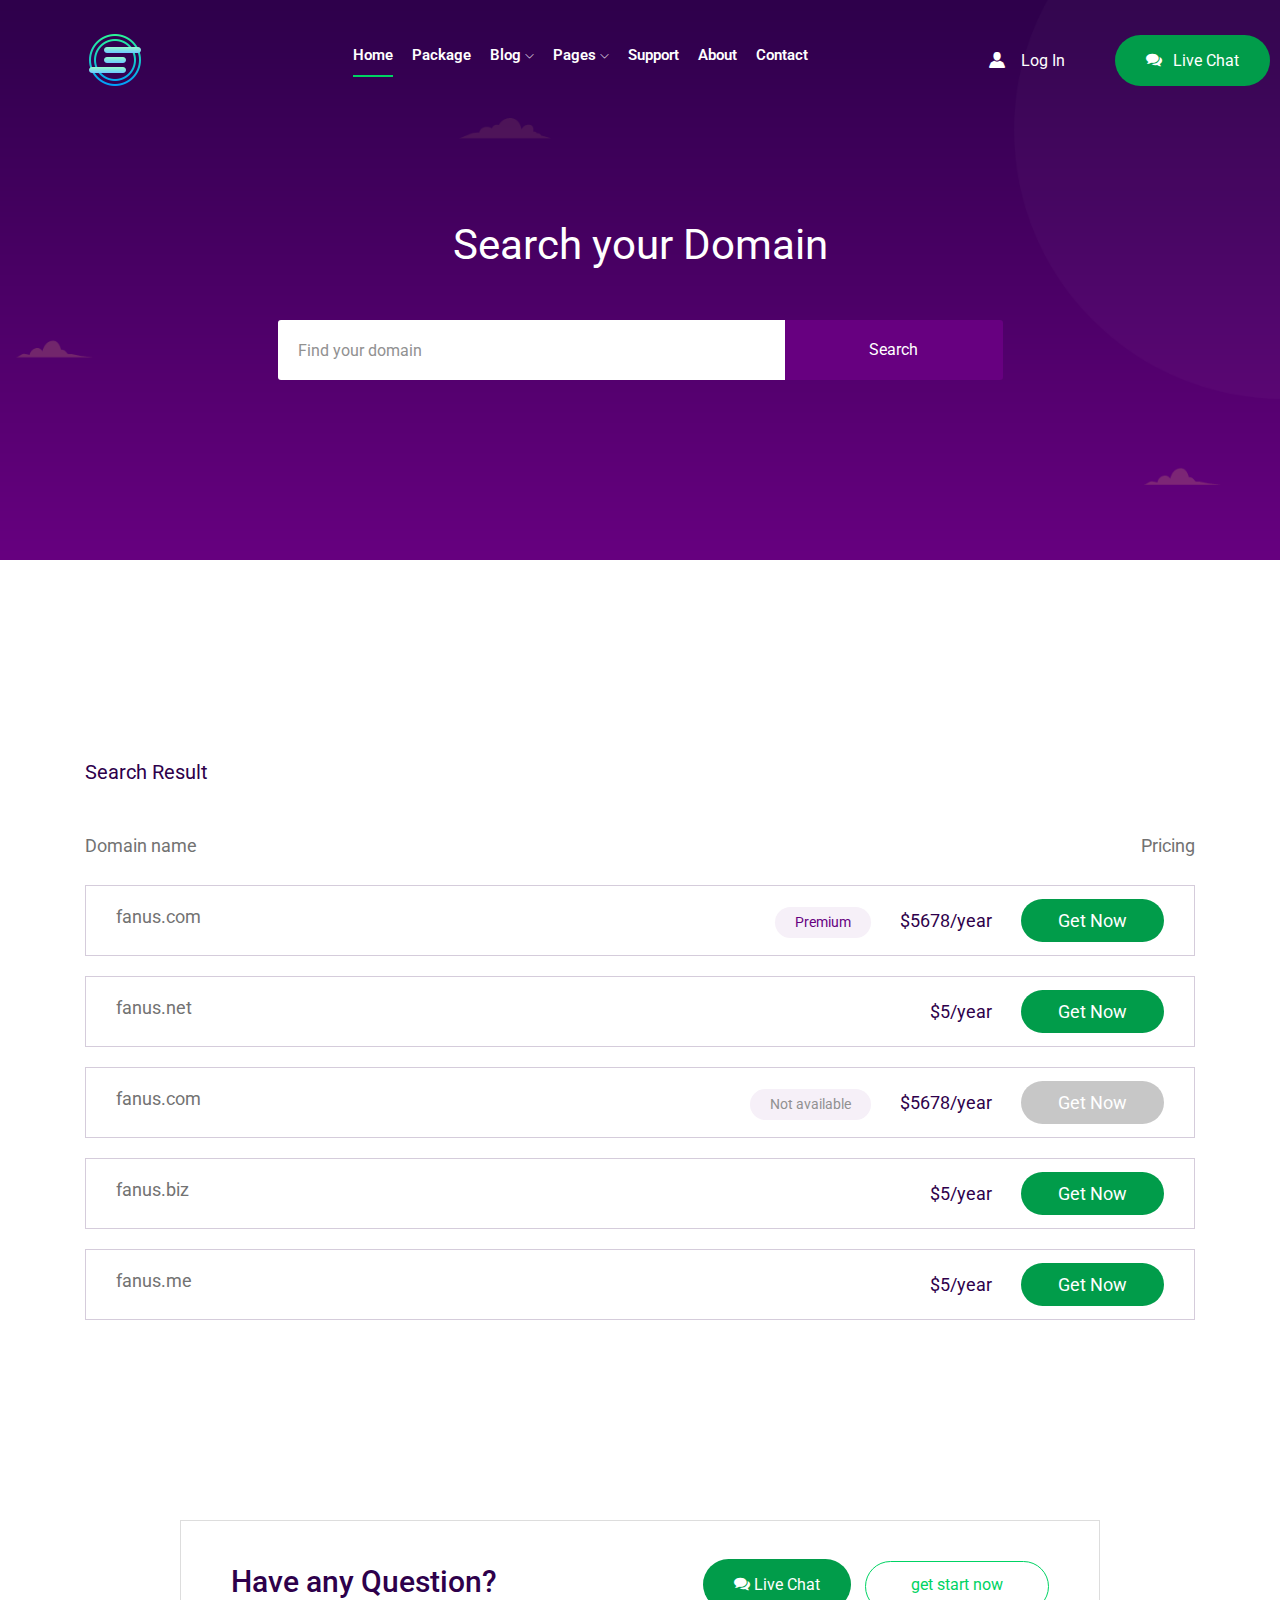
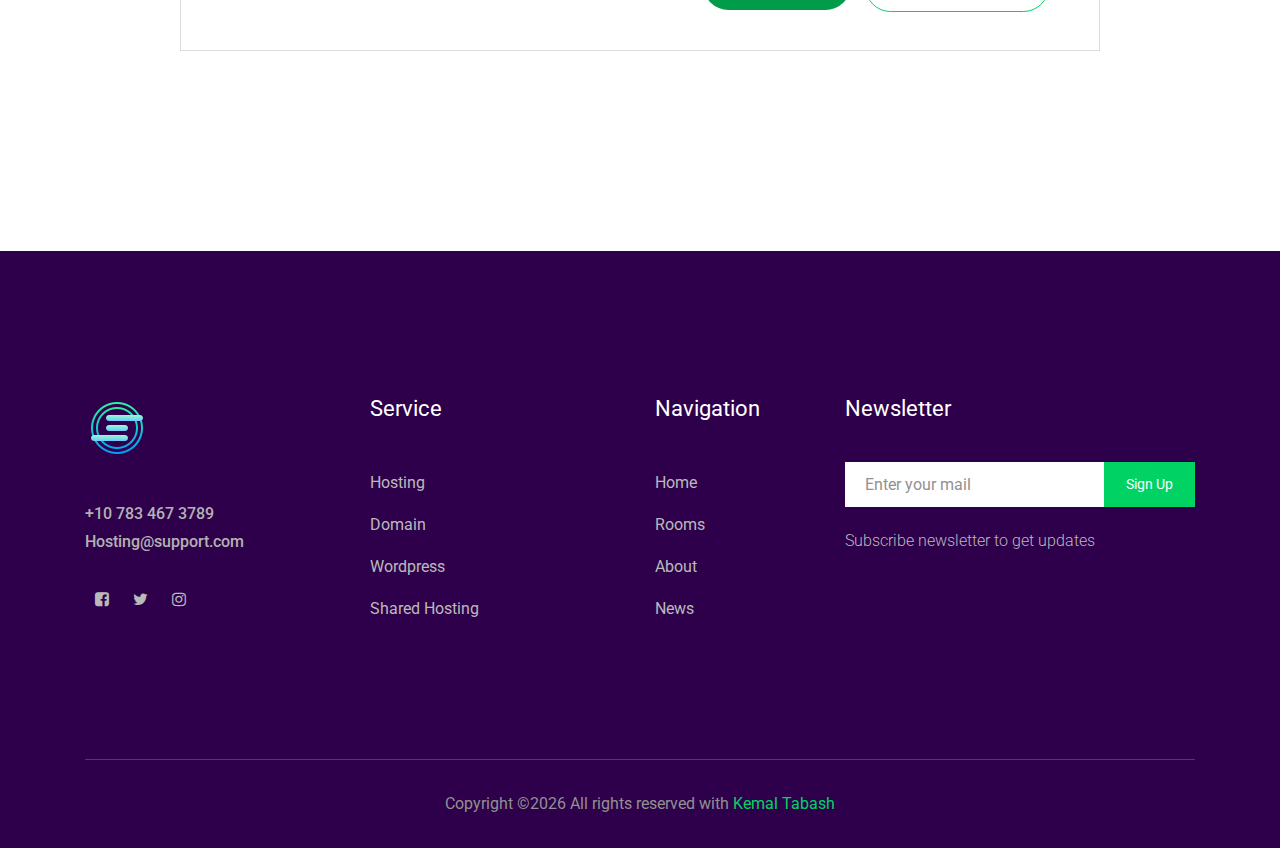
<file: search.html>
<!doctype html>
<html class="no-js" lang="zxx">

<head>
    <meta charset="utf-8">
    <meta http-equiv="x-ua-compatible" content="ie=edge">
    <title>Hosting</title>
    <meta name="description" content="">
    <meta name="viewport" content="width=device-width, initial-scale=1">

    <!-- <link rel="manifest" href="site.webmanifest"> -->
    <link rel="shortcut icon" type="image/x-icon" href="img/favicon.png">
    <!-- Place favicon.ico in the root directory -->

    <!-- CSS here -->
    <link rel="stylesheet" href="css/bootstrap.min.css">
    <link rel="stylesheet" href="css/owl.carousel.min.css">
    <link rel="stylesheet" href="css/magnific-popup.css">
    <link rel="stylesheet" href="css/font-awesome.min.css">
    <link rel="stylesheet" href="css/themify-icons.css">
    <link rel="stylesheet" href="css/nice-select.css">
    <link rel="stylesheet" href="css/flaticon.css">
    <link rel="stylesheet" href="css/gijgo.css">
    <link rel="stylesheet" href="css/animate.css">
    <link rel="stylesheet" href="css/slicknav.css">
    <link rel="stylesheet" href="css/style.css">
    <!-- <link rel="stylesheet" href="css/responsive.css"> -->
</head>

<body>
    <!--[if lte IE 9]>
            <p class="browserupgrade">You are using an <strong>outdated</strong> browser. Please <a href="https://browsehappy.com/">upgrade your browser</a> to improve your experience and security.</p>
        <![endif]-->

    <!-- header-start -->
    <header>
        <div class="header-area ">
            <div id="sticky-header" class="main-header-area">
                <div class="container-fluid p-0">
                    <div class="row align-items-center no-gutters">
                        <div class="col-xl-2 col-lg-2">
                            <div class="logo-img">
                                <a href="index.html">
                                    <img src="img/logo.png" alt="">
                                </a>
                            </div>
                        </div>
                        <div class="col-xl-7 col-lg-7">
                            <div class="main-menu  d-none d-lg-block">
                                <nav>
                                    <ul id="navigation">
                                        <li><a class="active" href="index.html">home</a></li>
                                        <li><a href="package.html">Package</a></li>
                                        <li><a href="#">blog <i class="ti-angle-down"></i></a>
                                            <ul class="submenu">
                                                <li><a href="blog.html">blog</a></li>
                                                <li><a href="single-blog.html">single-blog</a></li>
                                            </ul>
                                        </li>
                                        <li><a href="#">pages <i class="ti-angle-down"></i></a>
                                            <ul class="submenu">
                                                <li><a href="elements.html">elements</a></li>
                                            </ul>
                                        </li>
                                        <li><a href="Support.html">Support</a></li>
                                        <li><a href="about.html">About</a></li>
                                        <li><a href="contact.html">Contact</a></li>
                                    </ul>
                                </nav>
                            </div>
                        </div>
                        <div class="col-xl-3 col-lg-3 d-none d-lg-block">
                            <div class="log_chat_area d-flex align-items-center">
                                <a href="#test-form" class="login popup-with-form">
                                    <i class="flaticon-user"></i>
                                    <span>log in</span>
                                </a>
                                <div class="live_chat_btn">
                                    <a class="boxed_btn_green" href="#">
                                        <i class="flaticon-chat"></i>
                                        <span>Live Chat</span>
                                    </a>
                                </div>
                            </div>
                        </div>
                        <div class="col-12">
                            <div class="mobile_menu d-block d-lg-none"></div>
                        </div>
                    </div>
                </div>
            </div>
        </div>
    </header>
    <!-- header-end -->

    <!-- bradcam_area_start -->
    <div class="bradcam_area2 breadcam_bg_2 ">
        <div class="container">
            <div class="row align-items-center justify-content-center">
                <div class="col-xl-9">
                    <div class="breadcam_text text-center">
                        <h3>Search your Domain</h3>
                        <div class="find_dowmain">
                            <form action="#" class="find_dowmain_form">
                                <input type="text" placeholder="Find your domain">
                                <button type="submit">search</button>
                            </form>
                        </div>
                    </div>
                </div>
            </div>
        </div>
    </div>
    <!-- bradcam_area_end -->

    <!-- search_area_start -->
    <div class="search_area">
        <div class="container">
            <div class="row">
                <div class="col-xl-12">
                    <div class="search_title">
                        <h3>Search Result</h3>
                    </div>
                </div>
            </div>
            <div class="row mb-20">
                <div class="col-xl-6">
                    <div class="search_result_name">
                        <h4>Domain name</h4>
                    </div>
                </div>
                <div class="col-xl-6">
                    <div class="search_result_prise text-right">
                        <h4>Pricing</h4>
                    </div>
                </div>
            </div>
            <div class="row">
                <div class="col-xl-12">
                    <div class="single_search d-flex justify-content-between align-items-center">
                        <div class="name_title">
                            <h4>fanus.com</h4>
                        </div>
                        <div class="prising_content">
                            <a class="premium" href="#">Premium</a>
                            <a href="#">$5678/year</a> 
                            <a class="boxed_btn_green" href="#">Get Now</a>
                        </div>
                    </div>
                    <div class="single_search d-flex justify-content-between align-items-center">
                        <div class="name_title">
                            <h4>fanus.net</h4>
                        </div>
                        <div class="prising_content">
                            <a href="#">$5/year</a> 
                            <a class="boxed_btn_green" href="#">Get Now</a>
                        </div>
                    </div>
                    <div class="single_search d-flex justify-content-between align-items-center">
                        <div class="name_title">
                            <h4>fanus.com</h4>
                        </div>
                        <div class="prising_content">
                            <a class="premium disable" href="#">Not available</a>
                            <a href="#">$5678/year</a> 
                            <a class="boxed_btn_green disable" href="#">Get Now</a>
                        </div>
                    </div>
                    <div class="single_search d-flex justify-content-between align-items-center">
                        <div class="name_title">
                            <h4>fanus.biz</h4>
                        </div>
                        <div class="prising_content">
                            <a href="#">$5/year</a> 
                            <a class="boxed_btn_green" href="#">Get Now</a>
                        </div>
                    </div>
                    <div class="single_search d-flex justify-content-between align-items-center">
                        <div class="name_title">
                            <h4>fanus.me</h4>
                        </div>
                        <div class="prising_content">
                            <a href="#">$5/year</a> 
                            <a class="boxed_btn_green" href="#">Get Now</a>
                        </div>
                    </div>
                </div>
            </div>
        </div>
    </div>
    <!-- search_area_end -->

    <!-- have_question_start -->
    <div class="have_question">
        <div class="container">
            <div class="row">
                <div class="col-xl-10 offset-xl-1">
                    <div class="single_border">
                        <div class="row align-items-center">
                            <div class="col-xl-6 col-md-4 col-lg-6">
                                <h3>Have any Question?</h3>
                            </div>
                            <div class="col-xl-6 col-md-8 col-lg-6">
                                <div class="chat">
                                    <a class="boxed_btn_green" href="#">
                                        <i class="flaticon-chat"></i>
                                        <span>Live Chat</span>
                                    </a>
                                    <a class="boxed_btn_green2" href="#">
                                            get start now
                                    </a>
                                </div>
                            </div>
                        </div>
                    </div>
                </div>
            </div>
        </div>
    </div>
    <!-- have_question_end -->

    <!-- footer -->
    <footer class="footer">
        <div class="footer_top">
            <div class="container">
                <div class="row">
                    <div class="col-xl-3 col-md-6 col-lg-3">
                        <div class="footer_widget">
                            <div class="footer_logo">
                                <a href="#">
                                    <img src="img/logo.png" alt="">
                                </a>
                            </div>
                            <p class="footer_text doanar"> <a class="first" href="#">+10 783 467 3789
                                </a> <br>
                                <a href="#">Hosting@support.com</a></p>
                            <div class="socail_links">
                                <ul>
                                    <li>
                                        <a href="#">
                                            <i class="fa fa-facebook-square"></i>
                                        </a>
                                    </li>
                                    <li>
                                        <a href="#">
                                            <i class="fa fa-twitter"></i>
                                        </a>
                                    </li>
                                    <li>
                                        <a href="#">
                                            <i class="fa fa-instagram"></i>
                                        </a>
                                    </li>
                                </ul>
                            </div>

                        </div>
                    </div>
                    <div class="col-xl-3 col-md-6 col-lg-3">
                        <div class="footer_widget">
                            <h3 class="footer_title">
                                service
                            </h3>
                            <ul>
                                <li><a href="#">Hosting</a></li>
                                <li><a href="#">Domain</a></li>
                                <li><a href="#">Wordpress</a></li>
                                <li><a href="#">Shared Hosting</a></li>
                            </ul>

                        </div>
                    </div>
                    <div class="col-xl-2 col-md-6 col-lg-2">
                        <div class="footer_widget">
                            <h3 class="footer_title">
                                Navigation
                            </h3>
                            <ul>
                                <li><a href="#">Home</a></li>
                                <li><a href="#">Rooms</a></li>
                                <li><a href="#">About</a></li>
                                <li><a href="#">News</a></li>
                            </ul>
                        </div>
                    </div>
                    <div class="col-xl-4 col-md-6 col-lg-4">
                        <div class="footer_widget">
                            <h3 class="footer_title">
                                Newsletter
                            </h3>
                            <form action="#" class="newsletter_form">
                                <input type="text" placeholder="Enter your mail">
                                <button type="submit">Sign Up</button>
                            </form>
                            <p class="newsletter_text">Subscribe newsletter to get updates</p>
                        </div>
                    </div>
                </div>
            </div>
        </div>
        <div class="copy-right_text">
            <div class="container">
                <div class="footer_border"></div>
                <div class="row">
                    <div class="col-xl-12">
                        <p class="copy_right text-center">
                            Copyright &copy;<script>document.write(new Date().getFullYear());</script> 
							All rights reserved with <a href="#" target="_blank">Kemal Tabash</a>
                        </p>
                    </div>
                </div>
            </div>
        </div>
    </footer>
    <!-- footer -->
    <!-- link that opens popup -->

    <!-- form itself end-->
    <form id="test-form" class="white-popup-block mfp-hide">
        <div class="popup_box ">
            <div class="popup_inner">
                <div class="logo text-center">
                    <a href="#">
                        <img src="img/form-logo.png" alt="">
                    </a>
                </div>
                <h3>Sign in</h3>
                <form action="#">
                    <div class="row">
                        <div class="col-xl-12 col-md-12">
                            <input type="email" placeholder="Enter email">
                        </div>
                        <div class="col-xl-12 col-md-12">
                            <input type="password" placeholder="Password">
                        </div>
                        <div class="col-xl-12">
                            <button type="submit" class="boxed_btn_green">Sign in</button>
                        </div>
                    </div>
                </form>
                <p class="doen_have_acc">Don’t have an account? <a class="dont-hav-acc" href="#test-form2">Sign Up</a>
                </p>
            </div>
        </div>
    </form>
    <!-- form itself end -->

    <!-- form itself end-->
    <form id="test-form2" class="white-popup-block mfp-hide">
        <div class="popup_box ">
            <div class="popup_inner">
                <div class="logo text-center">
                    <a href="#">
                        <img src="img/form-logo.png" alt="">
                    </a>
                </div>
                <h3>Resistration</h3>
                <form action="#">
                    <div class="row">
                        <div class="col-xl-12 col-md-12">
                            <input type="email" placeholder="Enter email">
                        </div>
                        <div class="col-xl-12 col-md-12">
                            <input type="password" placeholder="Password">
                        </div>
                        <div class="col-xl-12 col-md-12">
                            <input type="Password" placeholder="Confirm password">
                        </div>
                        <div class="col-xl-12">
                            <button type="submit" class="boxed_btn_green">Sign Up</button>
                        </div>
                    </div>
                </form>
            </div>
        </div>
    </form>
    <!-- form itself end -->

    <!-- JS here -->
    <script src="js/vendor/modernizr-3.5.0.min.js"></script>
    <script src="js/vendor/jquery-1.12.4.min.js"></script>
    <script src="js/popper.min.js"></script>
    <script src="js/bootstrap.min.js"></script>
    <script src="js/owl.carousel.min.js"></script>
    <script src="js/isotope.pkgd.min.js"></script>
    <script src="js/ajax-form.js"></script>
    <script src="js/waypoints.min.js"></script>
    <script src="js/jquery.counterup.min.js"></script>
    <script src="js/imagesloaded.pkgd.min.js"></script>
    <script src="js/scrollIt.js"></script>
    <script src="js/jquery.scrollUp.min.js"></script>
    <script src="js/wow.min.js"></script>
    <script src="js/nice-select.min.js"></script>
    <script src="js/jquery.slicknav.min.js"></script>
    <script src="js/jquery.magnific-popup.min.js"></script>
    <script src="js/plugins.js"></script>
    <script src="js/gijgo.min.js"></script>

    <!--contact js-->
    <script src="js/contact.js"></script>
    <script src="js/jquery.ajaxchimp.min.js"></script>
    <script src="js/jquery.form.js"></script>
    <script src="js/jquery.validate.min.js"></script>
    <script src="js/mail-script.js"></script>

    <script src="js/main.js"></script>
</body>

</html>
</file>
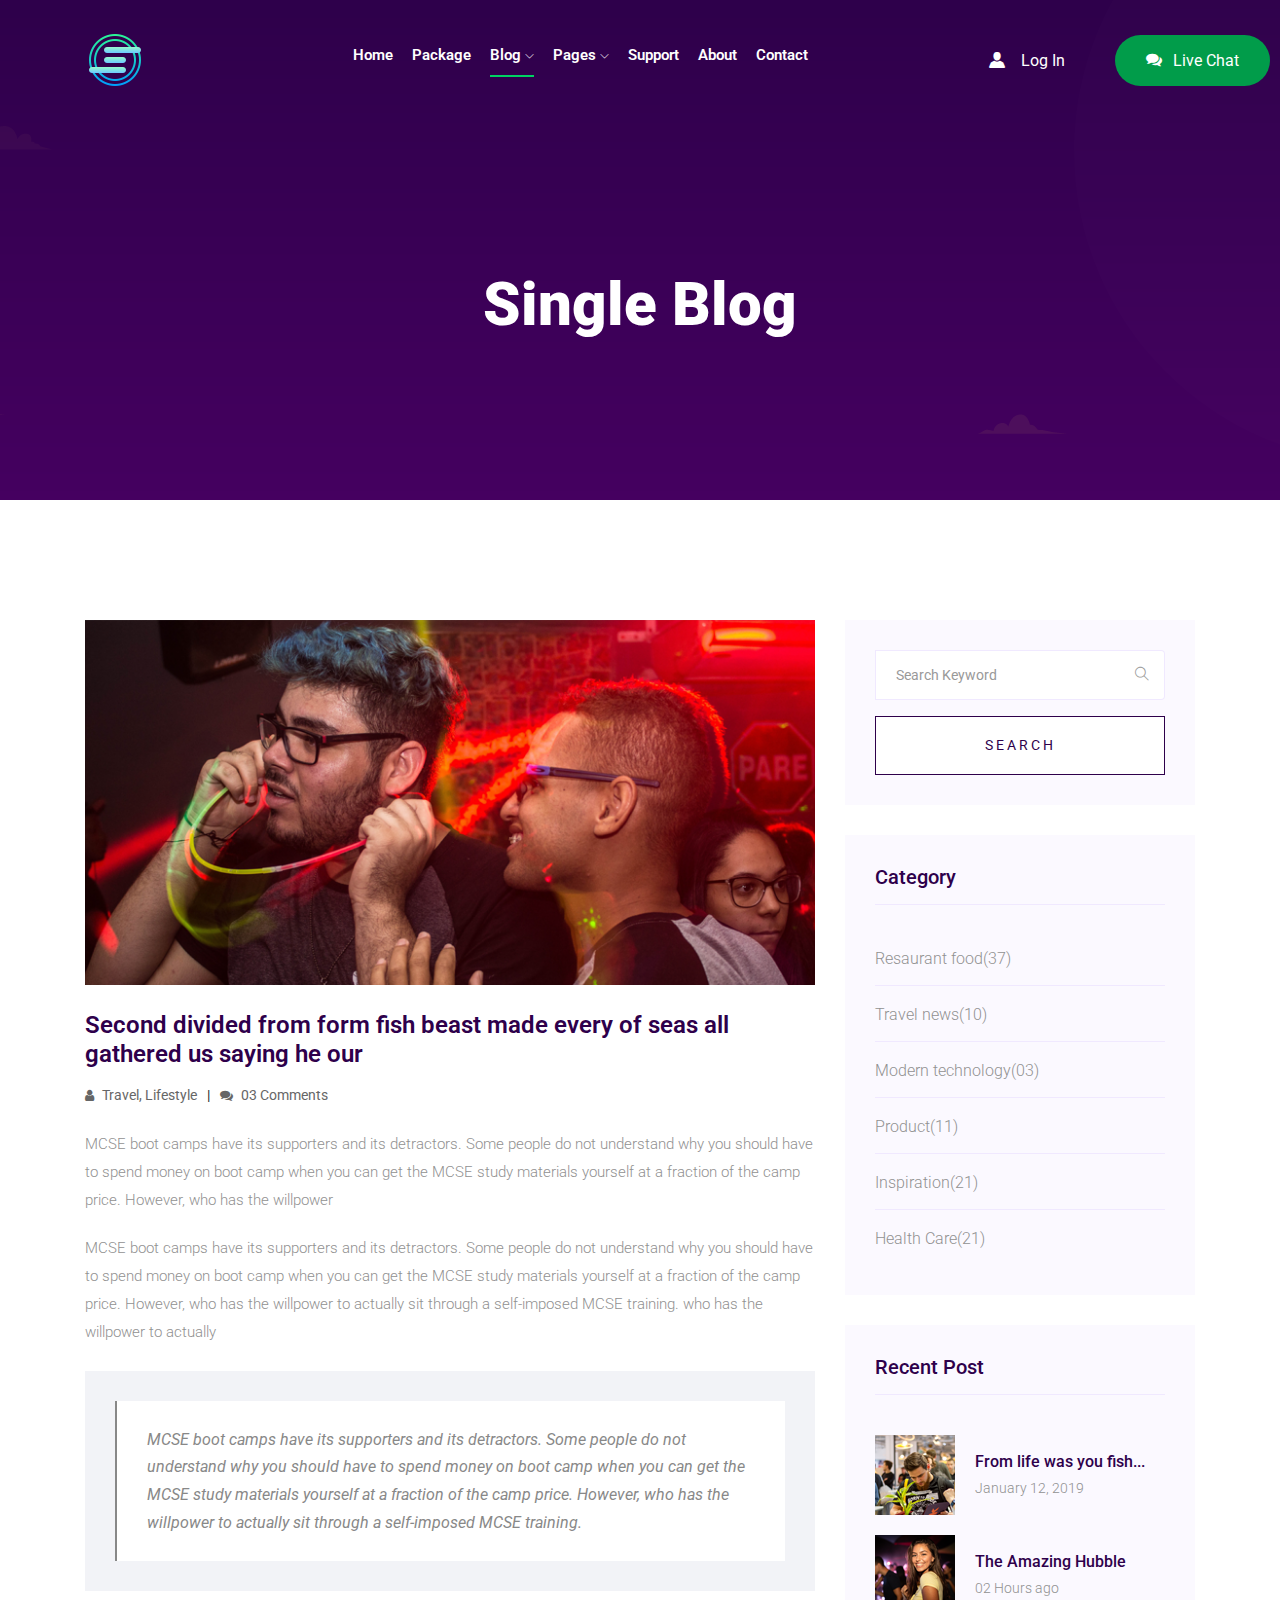
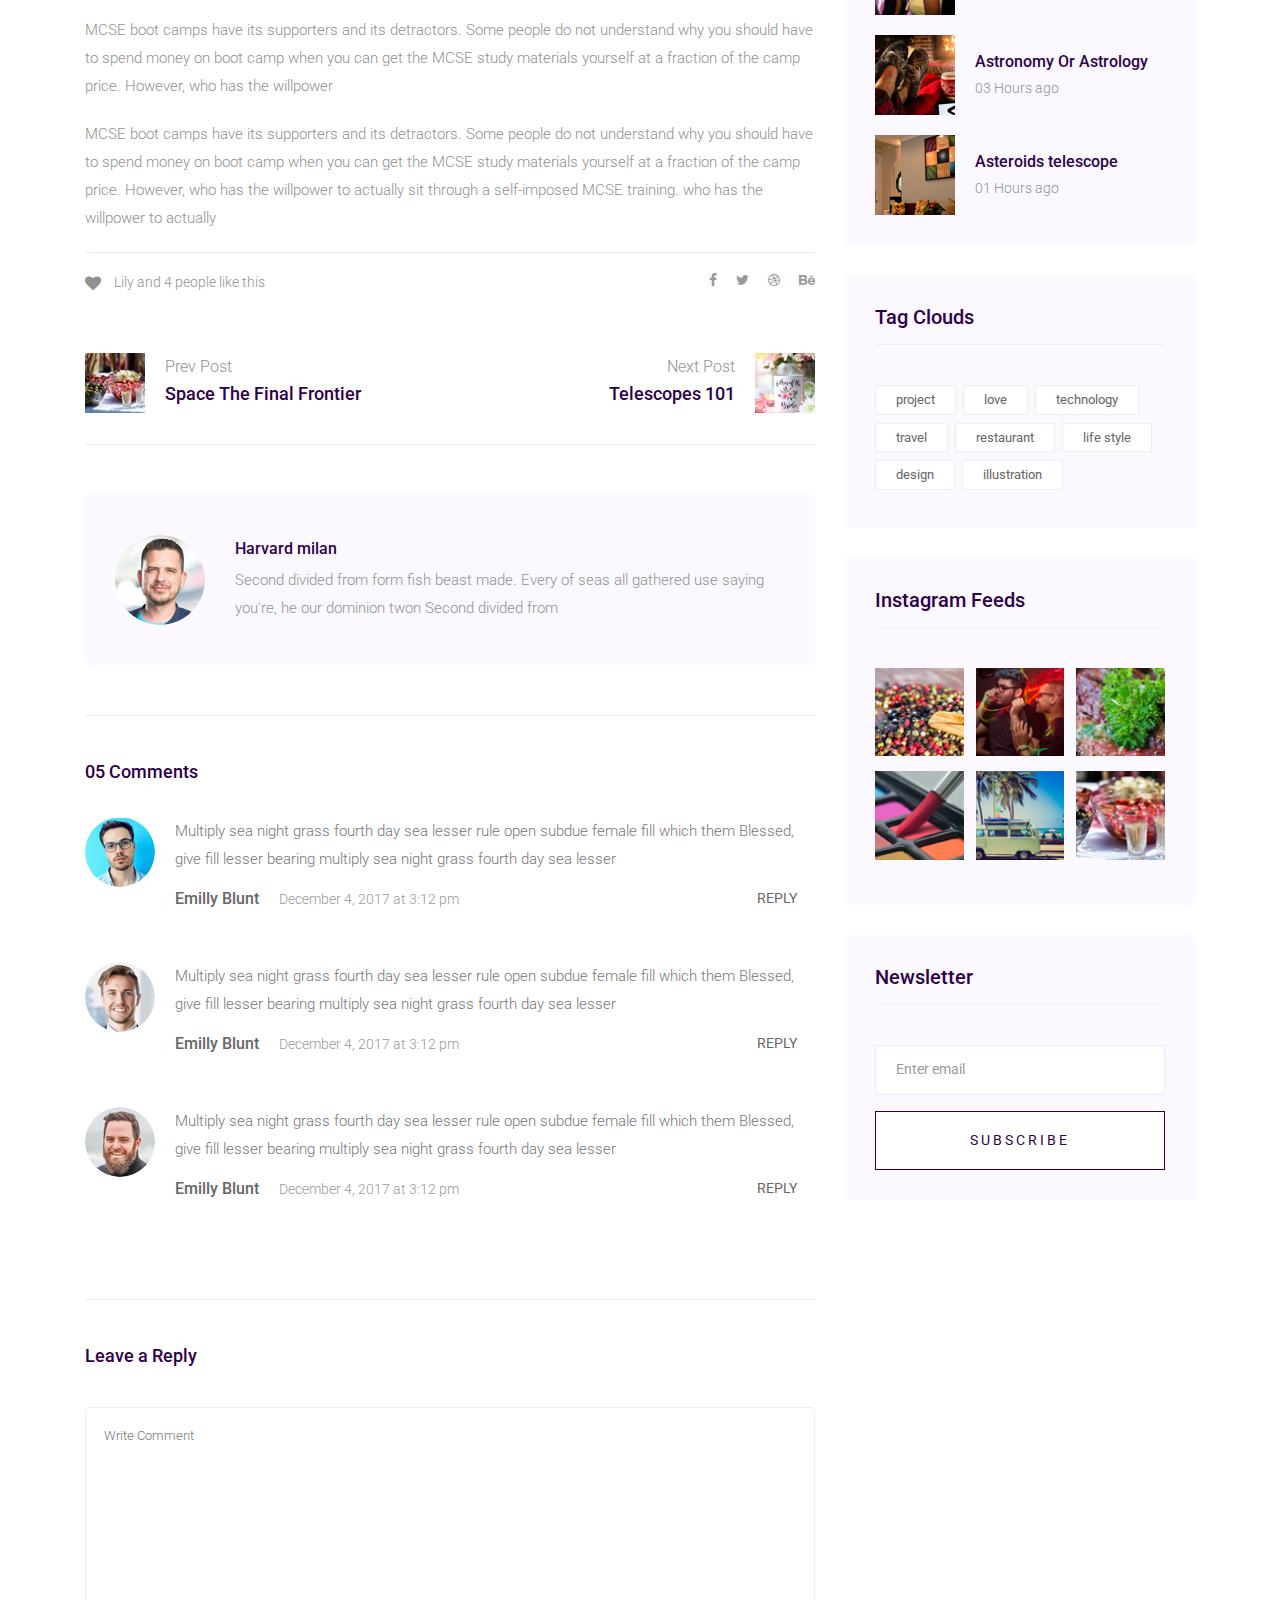
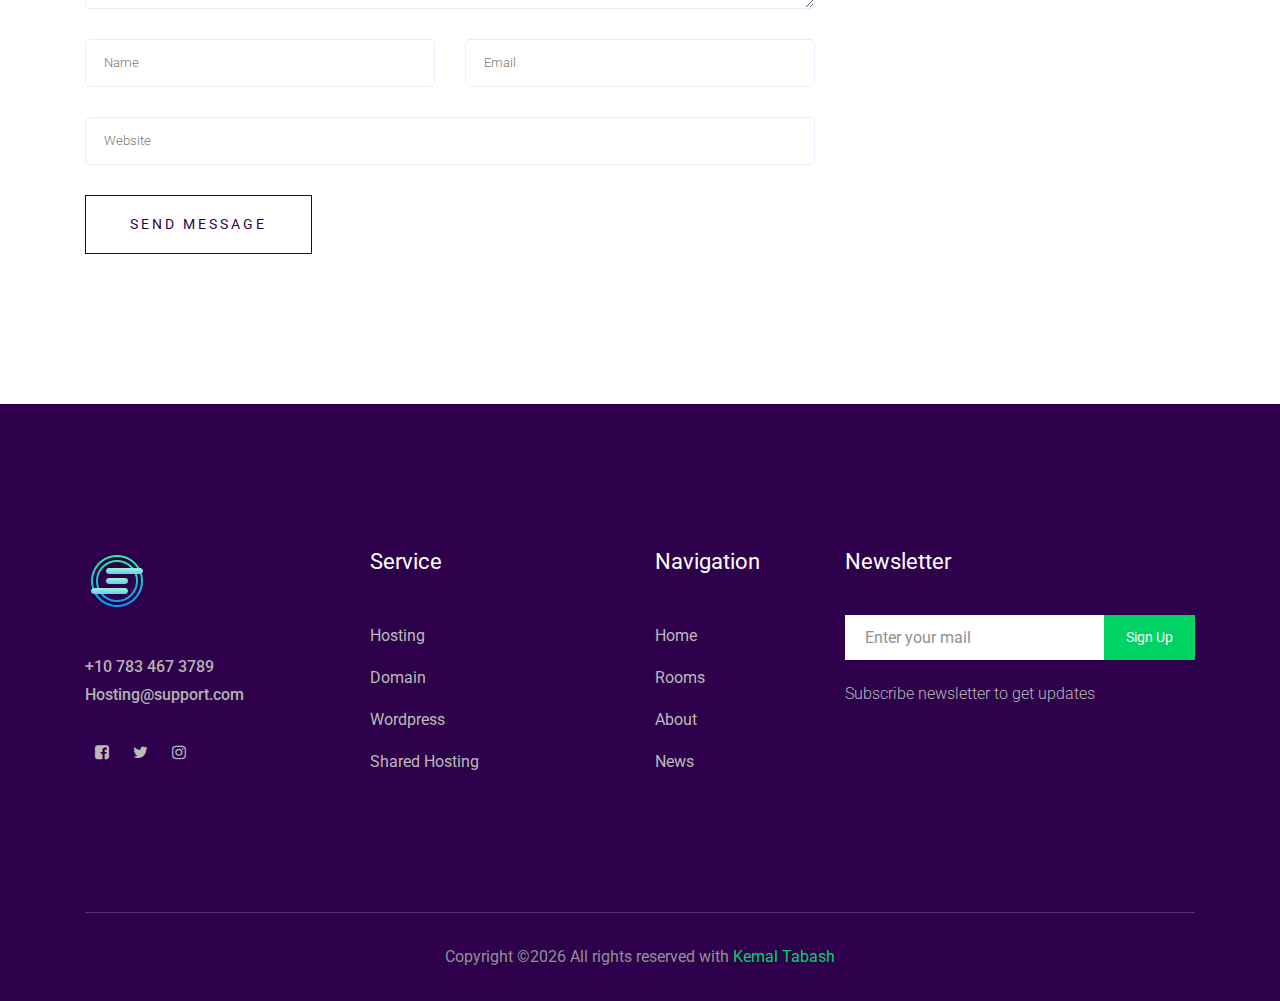
<file: single-blog.html>
<!doctype html>
<html class="no-js" lang="zxx">

<head>
   <meta charset="utf-8">
   <meta http-equiv="x-ua-compatible" content="ie=edge">
   <title>Hosting</title>
   <meta name="description" content="">
   <meta name="viewport" content="width=device-width, initial-scale=1">

   <!-- <link rel="manifest" href="site.webmanifest"> -->
   <link rel="shortcut icon" type="image/x-icon" href="img/favicon.png">
   <!-- Place favicon.ico in the root directory -->

   <!-- CSS here -->
   <link rel="stylesheet" href="css/bootstrap.min.css">
   <link rel="stylesheet" href="css/owl.carousel.min.css">
   <link rel="stylesheet" href="css/magnific-popup.css">
   <link rel="stylesheet" href="css/font-awesome.min.css">
   <link rel="stylesheet" href="css/themify-icons.css">
   <link rel="stylesheet" href="css/nice-select.css">
   <link rel="stylesheet" href="css/flaticon.css">
   <link rel="stylesheet" href="css/gijgo.css">
   <link rel="stylesheet" href="css/animate.css">
   <link rel="stylesheet" href="css/slicknav.css">
   <link rel="stylesheet" href="css/style.css">
   <!-- <link rel="stylesheet" href="css/responsive.css"> -->
</head>

<body>
   <!--[if lte IE 9]>
            <p class="browserupgrade">You are using an <strong>outdated</strong> browser. Please <a href="https://browsehappy.com/">upgrade your browser</a> to improve your experience and security.</p>
        <![endif]-->

    <!-- header-start -->
    <header>
         <div class="header-area ">
             <div id="sticky-header" class="main-header-area">
                 <div class="container-fluid p-0">
                     <div class="row align-items-center no-gutters">
                         <div class="col-xl-2 col-lg-2">
                             <div class="logo-img">
                                 <a href="index.html">
                                     <img src="img/logo.png" alt="">
                                 </a>
                             </div>
                         </div>
                         <div class="col-xl-7 col-lg-7">
                             <div class="main-menu  d-none d-lg-block">
                                 <nav>
                                     <ul id="navigation">
                                         <li><a href="index.html">home</a></li>
                                         <li><a href="package.html">Package</a></li>
                                         <li><a class="active" href="#">blog <i class="ti-angle-down"></i></a>
                                             <ul class="submenu">
                                                 <li><a href="blog.html">blog</a></li>
                                                 <li><a href="single-blog.html">single-blog</a></li>
                                             </ul>
                                         </li>
                                         <li><a href="#">pages <i class="ti-angle-down"></i></a>
                                             <ul class="submenu">
                                                 <li><a href="elements.html">elements</a></li>
                                             </ul>
                                         </li>
                                         <li><a href="Support.html">Support</a></li>
                                         <li><a href="about.html">About</a></li>
                                         <li><a href="contact.html">Contact</a></li>
                                     </ul>
                                 </nav>
                             </div>
                         </div>
                         <div class="col-xl-3 col-lg-3 d-none d-lg-block">
                             <div class="log_chat_area d-flex align-items-center">
                                 <a href="#test-form" class="login popup-with-form">
                                     <i class="flaticon-user"></i>
                                     <span>log in</span>
                                 </a>
                                 <div class="live_chat_btn">
                                     <a class="boxed_btn_green" href="#">
                                         <i class="flaticon-chat"></i>
                                         <span>Live Chat</span>
                                     </a>
                                 </div>
                             </div>
                         </div>
                         <div class="col-12">
                             <div class="mobile_menu d-block d-lg-none"></div>
                         </div>
                     </div>
                 </div>
             </div>
         </div>
     </header>
     <!-- header-end -->
 
     <!-- bradcam_area_start -->
     <div class="bradcam_area breadcam_bg overlay2">
         <h3>Single Blog</h3>
     </div>
     <!-- bradcam_area_end -->

   <!--================Blog Area =================-->
   <section class="blog_area single-post-area section-padding">
      <div class="container">
         <div class="row">
            <div class="col-lg-8 posts-list">
               <div class="single-post">
                  <div class="feature-img">
                     <img class="img-fluid" src="img/blog/single_blog_1.png" alt="">
                  </div>
                  <div class="blog_details">
                     <h2>Second divided from form fish beast made every of seas
                        all gathered us saying he our
                     </h2>
                     <ul class="blog-info-link mt-3 mb-4">
                        <li><a href="#"><i class="fa fa-user"></i> Travel, Lifestyle</a></li>
                        <li><a href="#"><i class="fa fa-comments"></i> 03 Comments</a></li>
                     </ul>
                     <p class="excert">
                        MCSE boot camps have its supporters and its detractors. Some people do not understand why you
                        should have to spend money on boot camp when you can get the MCSE study materials yourself at a
                        fraction of the camp price. However, who has the willpower
                     </p>
                     <p>
                        MCSE boot camps have its supporters and its detractors. Some people do not understand why you
                        should have to spend money on boot camp when you can get the MCSE study materials yourself at a
                        fraction of the camp price. However, who has the willpower to actually sit through a
                        self-imposed MCSE training. who has the willpower to actually
                     </p>
                     <div class="quote-wrapper">
                        <div class="quotes">
                           MCSE boot camps have its supporters and its detractors. Some people do not understand why you
                           should have to spend money on boot camp when you can get the MCSE study materials yourself at
                           a fraction of the camp price. However, who has the willpower to actually sit through a
                           self-imposed MCSE training.
                        </div>
                     </div>
                     <p>
                        MCSE boot camps have its supporters and its detractors. Some people do not understand why you
                        should have to spend money on boot camp when you can get the MCSE study materials yourself at a
                        fraction of the camp price. However, who has the willpower
                     </p>
                     <p>
                        MCSE boot camps have its supporters and its detractors. Some people do not understand why you
                        should have to spend money on boot camp when you can get the MCSE study materials yourself at a
                        fraction of the camp price. However, who has the willpower to actually sit through a
                        self-imposed MCSE training. who has the willpower to actually
                     </p>
                  </div>
               </div>
               <div class="navigation-top">
                  <div class="d-sm-flex justify-content-between text-center">
                     <p class="like-info"><span class="align-middle"><i class="fa fa-heart"></i></span> Lily and 4
                        people like this</p>
                     <div class="col-sm-4 text-center my-2 my-sm-0">
                        <!-- <p class="comment-count"><span class="align-middle"><i class="fa fa-comment"></i></span> 06 Comments</p> -->
                     </div>
                     <ul class="social-icons">
                        <li><a href="#"><i class="fa fa-facebook-f"></i></a></li>
                        <li><a href="#"><i class="fa fa-twitter"></i></a></li>
                        <li><a href="#"><i class="fa fa-dribbble"></i></a></li>
                        <li><a href="#"><i class="fa fa-behance"></i></a></li>
                     </ul>
                  </div>
                  <div class="navigation-area">
                     <div class="row">
                        <div
                           class="col-lg-6 col-md-6 col-12 nav-left flex-row d-flex justify-content-start align-items-center">
                           <div class="thumb">
                              <a href="#">
                                 <img class="img-fluid" src="img/post/preview.png" alt="">
                              </a>
                           </div>
                           <div class="arrow">
                              <a href="#">
                                 <span class="lnr text-white ti-arrow-left"></span>
                              </a>
                           </div>
                           <div class="detials">
                              <p>Prev Post</p>
                              <a href="#">
                                 <h4>Space The Final Frontier</h4>
                              </a>
                           </div>
                        </div>
                        <div
                           class="col-lg-6 col-md-6 col-12 nav-right flex-row d-flex justify-content-end align-items-center">
                           <div class="detials">
                              <p>Next Post</p>
                              <a href="#">
                                 <h4>Telescopes 101</h4>
                              </a>
                           </div>
                           <div class="arrow">
                              <a href="#">
                                 <span class="lnr text-white ti-arrow-right"></span>
                              </a>
                           </div>
                           <div class="thumb">
                              <a href="#">
                                 <img class="img-fluid" src="img/post/next.png" alt="">
                              </a>
                           </div>
                        </div>
                     </div>
                  </div>
               </div>
               <div class="blog-author">
                  <div class="media align-items-center">
                     <img src="img/blog/author.png" alt="">
                     <div class="media-body">
                        <a href="#">
                           <h4>Harvard milan</h4>
                        </a>
                        <p>Second divided from form fish beast made. Every of seas all gathered use saying you're, he
                           our dominion twon Second divided from</p>
                     </div>
                  </div>
               </div>
               <div class="comments-area">
                  <h4>05 Comments</h4>
                  <div class="comment-list">
                     <div class="single-comment justify-content-between d-flex">
                        <div class="user justify-content-between d-flex">
                           <div class="thumb">
                              <img src="img/comment/comment_1.png" alt="">
                           </div>
                           <div class="desc">
                              <p class="comment">
                                 Multiply sea night grass fourth day sea lesser rule open subdue female fill which them
                                 Blessed, give fill lesser bearing multiply sea night grass fourth day sea lesser
                              </p>
                              <div class="d-flex justify-content-between">
                                 <div class="d-flex align-items-center">
                                    <h5>
                                       <a href="#">Emilly Blunt</a>
                                    </h5>
                                    <p class="date">December 4, 2017 at 3:12 pm </p>
                                 </div>
                                 <div class="reply-btn">
                                    <a href="#" class="btn-reply text-uppercase">reply</a>
                                 </div>
                              </div>
                           </div>
                        </div>
                     </div>
                  </div>
                  <div class="comment-list">
                     <div class="single-comment justify-content-between d-flex">
                        <div class="user justify-content-between d-flex">
                           <div class="thumb">
                              <img src="img/comment/comment_2.png" alt="">
                           </div>
                           <div class="desc">
                              <p class="comment">
                                 Multiply sea night grass fourth day sea lesser rule open subdue female fill which them
                                 Blessed, give fill lesser bearing multiply sea night grass fourth day sea lesser
                              </p>
                              <div class="d-flex justify-content-between">
                                 <div class="d-flex align-items-center">
                                    <h5>
                                       <a href="#">Emilly Blunt</a>
                                    </h5>
                                    <p class="date">December 4, 2017 at 3:12 pm </p>
                                 </div>
                                 <div class="reply-btn">
                                    <a href="#" class="btn-reply text-uppercase">reply</a>
                                 </div>
                              </div>
                           </div>
                        </div>
                     </div>
                  </div>
                  <div class="comment-list">
                     <div class="single-comment justify-content-between d-flex">
                        <div class="user justify-content-between d-flex">
                           <div class="thumb">
                              <img src="img/comment/comment_3.png" alt="">
                           </div>
                           <div class="desc">
                              <p class="comment">
                                 Multiply sea night grass fourth day sea lesser rule open subdue female fill which them
                                 Blessed, give fill lesser bearing multiply sea night grass fourth day sea lesser
                              </p>
                              <div class="d-flex justify-content-between">
                                 <div class="d-flex align-items-center">
                                    <h5>
                                       <a href="#">Emilly Blunt</a>
                                    </h5>
                                    <p class="date">December 4, 2017 at 3:12 pm </p>
                                 </div>
                                 <div class="reply-btn">
                                    <a href="#" class="btn-reply text-uppercase">reply</a>
                                 </div>
                              </div>
                           </div>
                        </div>
                     </div>
                  </div>
               </div>
               <div class="comment-form">
                  <h4>Leave a Reply</h4>
                  <form class="form-contact comment_form" action="#" id="commentForm">
                     <div class="row">
                        <div class="col-12">
                           <div class="form-group">
                              <textarea class="form-control w-100" name="comment" id="comment" cols="30" rows="9"
                                 placeholder="Write Comment"></textarea>
                           </div>
                        </div>
                        <div class="col-sm-6">
                           <div class="form-group">
                              <input class="form-control" name="name" id="name" type="text" placeholder="Name">
                           </div>
                        </div>
                        <div class="col-sm-6">
                           <div class="form-group">
                              <input class="form-control" name="email" id="email" type="email" placeholder="Email">
                           </div>
                        </div>
                        <div class="col-12">
                           <div class="form-group">
                              <input class="form-control" name="website" id="website" type="text" placeholder="Website">
                           </div>
                        </div>
                     </div>
                     <div class="form-group">
                        <button type="submit" class="button button-contactForm btn_1 boxed-btn">Send Message</button>
                     </div>
                  </form>
               </div>
            </div>
            <div class="col-lg-4">
               <div class="blog_right_sidebar">
                  <aside class="single_sidebar_widget search_widget">
                     <form action="#">
                        <div class="form-group">
                           <div class="input-group mb-3">
                              <input type="text" class="form-control" placeholder='Search Keyword'
                                 onfocus="this.placeholder = ''" onblur="this.placeholder = 'Search Keyword'">
                              <div class="input-group-append">
                                 <button class="btn" type="button"><i class="ti-search"></i></button>
                              </div>
                           </div>
                        </div>
                        <button class="button rounded-0 primary-bg text-white w-100 btn_1 boxed-btn"
                           type="submit">Search</button>
                     </form>
                  </aside>
                  <aside class="single_sidebar_widget post_category_widget">
                     <h4 class="widget_title">Category</h4>
                     <ul class="list cat-list">
                        <li>
                           <a href="#" class="d-flex">
                              <p>Resaurant food</p>
                              <p>(37)</p>
                           </a>
                        </li>
                        <li>
                           <a href="#" class="d-flex">
                              <p>Travel news</p>
                              <p>(10)</p>
                           </a>
                        </li>
                        <li>
                           <a href="#" class="d-flex">
                              <p>Modern technology</p>
                              <p>(03)</p>
                           </a>
                        </li>
                        <li>
                           <a href="#" class="d-flex">
                              <p>Product</p>
                              <p>(11)</p>
                           </a>
                        </li>
                        <li>
                           <a href="#" class="d-flex">
                              <p>Inspiration</p>
                              <p>(21)</p>
                           </a>
                        </li>
                        <li>
                           <a href="#" class="d-flex">
                              <p>Health Care</p>
                              <p>(21)</p>
                           </a>
                        </li>
                     </ul>
                  </aside>
                  <aside class="single_sidebar_widget popular_post_widget">
                     <h3 class="widget_title">Recent Post</h3>
                     <div class="media post_item">
                        <img src="img/post/post_1.png" alt="post">
                        <div class="media-body">
                           <a href="single-blog.html">
                              <h3>From life was you fish...</h3>
                           </a>
                           <p>January 12, 2019</p>
                        </div>
                     </div>
                     <div class="media post_item">
                        <img src="img/post/post_2.png" alt="post">
                        <div class="media-body">
                           <a href="single-blog.html">
                              <h3>The Amazing Hubble</h3>
                           </a>
                           <p>02 Hours ago</p>
                        </div>
                     </div>
                     <div class="media post_item">
                        <img src="img/post/post_3.png" alt="post">
                        <div class="media-body">
                           <a href="single-blog.html">
                              <h3>Astronomy Or Astrology</h3>
                           </a>
                           <p>03 Hours ago</p>
                        </div>
                     </div>
                     <div class="media post_item">
                        <img src="img/post/post_4.png" alt="post">
                        <div class="media-body">
                           <a href="single-blog.html">
                              <h3>Asteroids telescope</h3>
                           </a>
                           <p>01 Hours ago</p>
                        </div>
                     </div>
                  </aside>
                  <aside class="single_sidebar_widget tag_cloud_widget">
                     <h4 class="widget_title">Tag Clouds</h4>
                     <ul class="list">
                        <li>
                           <a href="#">project</a>
                        </li>
                        <li>
                           <a href="#">love</a>
                        </li>
                        <li>
                           <a href="#">technology</a>
                        </li>
                        <li>
                           <a href="#">travel</a>
                        </li>
                        <li>
                           <a href="#">restaurant</a>
                        </li>
                        <li>
                           <a href="#">life style</a>
                        </li>
                        <li>
                           <a href="#">design</a>
                        </li>
                        <li>
                           <a href="#">illustration</a>
                        </li>
                     </ul>
                  </aside>
                  <aside class="single_sidebar_widget instagram_feeds">
                     <h4 class="widget_title">Instagram Feeds</h4>
                     <ul class="instagram_row flex-wrap">
                        <li>
                           <a href="#">
                              <img class="img-fluid" src="img/post/post_5.png" alt="">
                           </a>
                        </li>
                        <li>
                           <a href="#">
                              <img class="img-fluid" src="img/post/post_6.png" alt="">
                           </a>
                        </li>
                        <li>
                           <a href="#">
                              <img class="img-fluid" src="img/post/post_7.png" alt="">
                           </a>
                        </li>
                        <li>
                           <a href="#">
                              <img class="img-fluid" src="img/post/post_8.png" alt="">
                           </a>
                        </li>
                        <li>
                           <a href="#">
                              <img class="img-fluid" src="img/post/post_9.png" alt="">
                           </a>
                        </li>
                        <li>
                           <a href="#">
                              <img class="img-fluid" src="img/post/post_10.png" alt="">
                           </a>
                        </li>
                     </ul>
                  </aside>
                  <aside class="single_sidebar_widget newsletter_widget">
                     <h4 class="widget_title">Newsletter</h4>
                     <form action="#">
                        <div class="form-group">
                           <input type="email" class="form-control" onfocus="this.placeholder = ''"
                              onblur="this.placeholder = 'Enter email'" placeholder='Enter email' required>
                        </div>
                        <button class="button rounded-0 primary-bg text-white w-100 btn_1 boxed-btn"
                           type="submit">Subscribe</button>
                     </form>
                  </aside>
               </div>
            </div>
         </div>
      </div>
   </section>
   <!--================ Blog Area end =================-->

    <!-- footer -->
    <footer class="footer">
         <div class="footer_top">
             <div class="container">
                 <div class="row">
                     <div class="col-xl-3 col-md-6 col-lg-3">
                         <div class="footer_widget">
                             <div class="footer_logo">
                                     <a href="#">
                                             <img src="img/logo.png" alt="">
                                         </a>
                             </div>
                             <p class="footer_text doanar"> <a class="first" href="#">+10 783 467 3789
                                 </a> <br>
                                 <a href="#">Hosting@support.com</a></p>
                                 <div class="socail_links">
                                         <ul>
                                             <li>
                                                 <a href="#">
                                                     <i class="fa fa-facebook-square"></i>
                                                 </a>
                                             </li>
                                             <li>
                                                 <a href="#">
                                                     <i class="fa fa-twitter"></i>
                                                 </a>
                                             </li>
                                             <li>
                                                 <a href="#">
                                                     <i class="fa fa-instagram"></i>
                                                 </a>
                                             </li>
                                         </ul>
                                     </div>
 
                         </div>
                     </div>
                     <div class="col-xl-3 col-md-6 col-lg-3">
                         <div class="footer_widget">
                             <h3 class="footer_title">
                                 service
                             </h3>
                             <ul>
                                 <li><a href="#">Hosting</a></li>
                                 <li><a href="#">Domain</a></li>
                                 <li><a href="#">Wordpress</a></li>
                                 <li><a href="#">Shared Hosting</a></li>
                             </ul>
 
                         </div>
                     </div>
                     <div class="col-xl-2 col-md-6 col-lg-2">
                         <div class="footer_widget">
                             <h3 class="footer_title">
                                 Navigation
                             </h3>
                             <ul>
                                 <li><a href="#">Home</a></li>
                                 <li><a href="#">Rooms</a></li>
                                 <li><a href="#">About</a></li>
                                 <li><a href="#">News</a></li>
                             </ul>
                         </div>
                     </div>
                     <div class="col-xl-4 col-md-6 col-lg-4">
                         <div class="footer_widget">
                             <h3 class="footer_title">
                                 Newsletter
                             </h3>
                             <form action="#" class="newsletter_form">
                                 <input type="text" placeholder="Enter your mail">
                                 <button type="submit">Sign Up</button>
                             </form>
                             <p class="newsletter_text">Subscribe newsletter to get updates</p>
                         </div>
                     </div>
                 </div>
             </div>
         </div>
         <div class="copy-right_text">
             <div class="container">
                 <div class="footer_border"></div>
                 <div class="row">
                     <div class="col-xl-12">
                        <p class="copy_right text-center">
                           Copyright &copy;<script>document.write(new Date().getFullYear());</script> 
                           All rights reserved with <a href="#" target="_blank">Kemal Tabash</a>
                       </p>
                     </div>
                 </div>
             </div>
         </div>
     </footer>
     <!-- footer -->
     <!-- link that opens popup -->
 
     <!-- form itself end-->
     <form id="test-form" class="white-popup-block mfp-hide">
         <div class="popup_box ">
             <div class="popup_inner">
                 <div class="logo text-center">
                     <a href="#">
                         <img src="img/form-logo.png" alt="">
                     </a>
                 </div>
                 <h3>Sign in</h3>
                 <form action="#">
                     <div class="row">
                         <div class="col-xl-12 col-md-12">
                             <input type="email" placeholder="Enter email">
                         </div>
                         <div class="col-xl-12 col-md-12">
                             <input type="password" placeholder="Password">
                         </div>
                         <div class="col-xl-12">
                             <button type="submit" class="boxed_btn_green">Sign in</button>
                         </div>
                     </div>
                 </form>
                 <p class="doen_have_acc">Don’t have an account? <a class="dont-hav-acc" href="#test-form2">Sign Up</a> </p>
             </div>
         </div>
     </form>
     <!-- form itself end -->
 
     <!-- form itself end-->
     <form id="test-form2" class="white-popup-block mfp-hide">
         <div class="popup_box ">
             <div class="popup_inner">
                 <div class="logo text-center">
                     <a href="#">
                         <img src="img/form-logo.png" alt="">
                     </a>
                 </div>
                 <h3>Resistration</h3>
                 <form action="#">
                     <div class="row">
                         <div class="col-xl-12 col-md-12">
                             <input type="email" placeholder="Enter email">
                         </div>
                         <div class="col-xl-12 col-md-12">
                             <input type="password" placeholder="Password">
                         </div>
                         <div class="col-xl-12 col-md-12">
                             <input type="Password" placeholder="Confirm password">
                         </div>
                         <div class="col-xl-12">
                             <button type="submit" class="boxed_btn_green">Sign Up</button>
                         </div>
                     </div>
                 </form>
             </div>
         </div>
     </form>
     <!-- form itself end -->


   <!-- JS here -->
   <script src="js/vendor/modernizr-3.5.0.min.js"></script>
   <script src="js/vendor/jquery-1.12.4.min.js"></script>
   <script src="js/popper.min.js"></script>
   <script src="js/bootstrap.min.js"></script>
   <script src="js/owl.carousel.min.js"></script>
   <script src="js/isotope.pkgd.min.js"></script>
   <script src="js/ajax-form.js"></script>
   <script src="js/waypoints.min.js"></script>
   <script src="js/jquery.counterup.min.js"></script>
   <script src="js/imagesloaded.pkgd.min.js"></script>
   <script src="js/scrollIt.js"></script>
   <script src="js/jquery.scrollUp.min.js"></script>
   <script src="js/wow.min.js"></script>
   <script src="js/nice-select.min.js"></script>
   <script src="js/jquery.slicknav.min.js"></script>
   <script src="js/jquery.magnific-popup.min.js"></script>
   <script src="js/plugins.js"></script>
   <script src="js/gijgo.min.js"></script>

   <!--contact js-->
   <script src="js/contact.js"></script>
   <script src="js/jquery.ajaxchimp.min.js"></script>
   <script src="js/jquery.form.js"></script>
   <script src="js/jquery.validate.min.js"></script>
   <script src="js/mail-script.js"></script>

   <script src="js/main.js"></script>
</body>

</html>
</file>
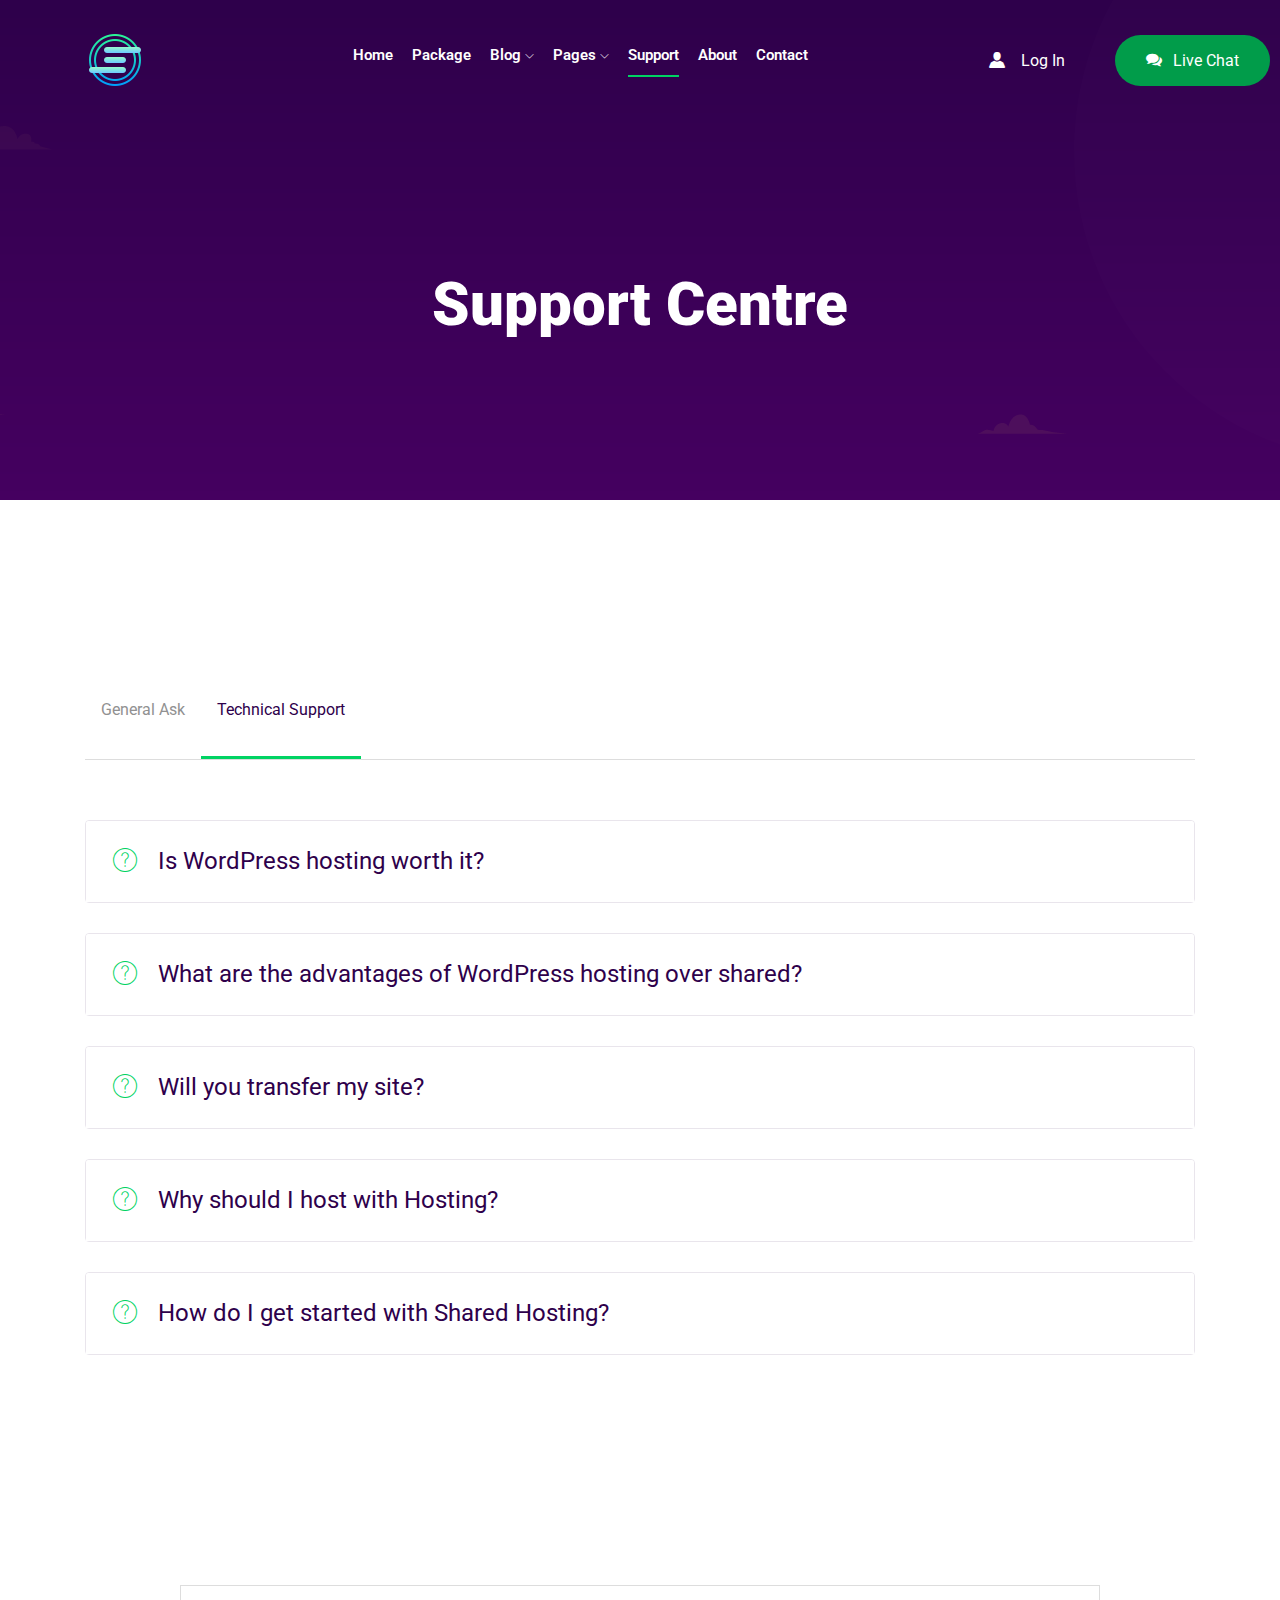
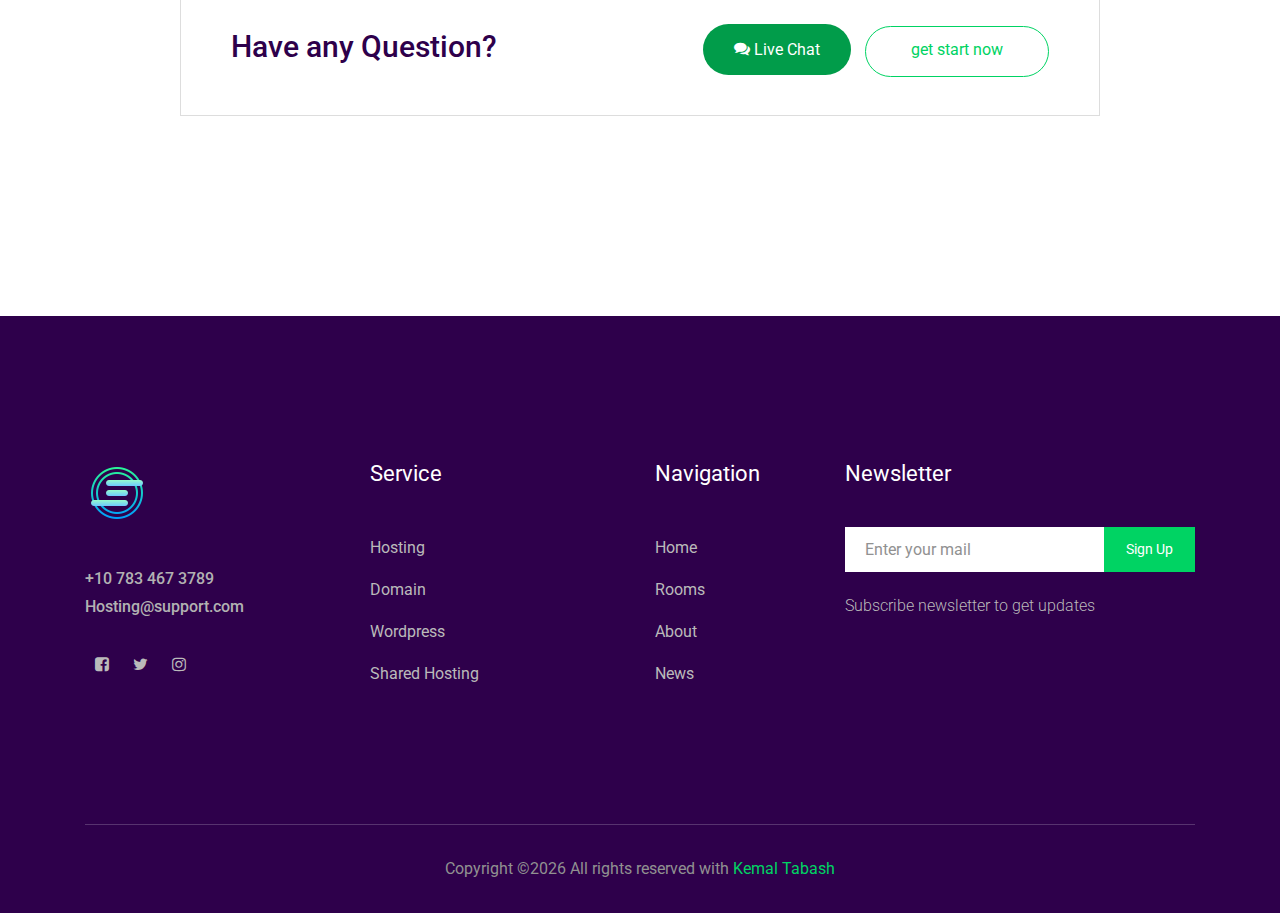
<file: Support.html>
<!doctype html>
<html class="no-js" lang="zxx">

<head>
    <meta charset="utf-8">
    <meta http-equiv="x-ua-compatible" content="ie=edge">
    <title>Hosting</title>
    <meta name="description" content="">
    <meta name="viewport" content="width=device-width, initial-scale=1">

    <!-- <link rel="manifest" href="site.webmanifest"> -->
    <link rel="shortcut icon" type="image/x-icon" href="img/favicon.png">
    <!-- Place favicon.ico in the root directory -->

    <!-- CSS here -->
    <link rel="stylesheet" href="css/bootstrap.min.css">
    <link rel="stylesheet" href="css/owl.carousel.min.css">
    <link rel="stylesheet" href="css/magnific-popup.css">
    <link rel="stylesheet" href="css/font-awesome.min.css">
    <link rel="stylesheet" href="css/themify-icons.css">
    <link rel="stylesheet" href="css/nice-select.css">
    <link rel="stylesheet" href="css/flaticon.css">
    <link rel="stylesheet" href="css/gijgo.css">
    <link rel="stylesheet" href="css/animate.css">
    <link rel="stylesheet" href="css/slicknav.css">
    <link rel="stylesheet" href="css/style.css">
    <!-- <link rel="stylesheet" href="css/responsive.css"> -->
</head>

<body>
    <!--[if lte IE 9]>
            <p class="browserupgrade">You are using an <strong>outdated</strong> browser. Please <a href="https://browsehappy.com/">upgrade your browser</a> to improve your experience and security.</p>
        <![endif]-->

    <!-- header-start -->
    <header>
        <div class="header-area ">
            <div id="sticky-header" class="main-header-area">
                <div class="container-fluid p-0">
                    <div class="row align-items-center no-gutters">
                        <div class="col-xl-2 col-lg-2">
                            <div class="logo-img">
                                <a href="index.html">
                                    <img src="img/logo.png" alt="">
                                </a>
                            </div>
                        </div>
                        <div class="col-xl-7 col-lg-7">
                            <div class="main-menu  d-none d-lg-block">
                                <nav>
                                    <ul id="navigation">
                                        <li><a href="index.html">home</a></li>
                                        <li><a href="package.html">Package</a></li>
                                        <li><a href="#">blog <i class="ti-angle-down"></i></a>
                                            <ul class="submenu">
                                                <li><a href="blog.html">blog</a></li>
                                                <li><a href="single-blog.html">single-blog</a></li>
                                            </ul>
                                        </li>
                                        <li><a href="#">pages <i class="ti-angle-down"></i></a>
                                            <ul class="submenu">
                                                <li><a href="elements.html">elements</a></li>
                                            </ul>
                                        </li>
                                        <li><a class="active" href="Support.html">Support</a></li>
                                        <li><a href="about.html">About</a></li>
                                        <li><a href="contact.html">Contact</a></li>
                                    </ul>
                                </nav>
                            </div>
                        </div>
                        <div class="col-xl-3 col-lg-3 d-none d-lg-block">
                            <div class="log_chat_area d-flex align-items-center">
                                <a href="#test-form" class="login popup-with-form">
                                    <i class="flaticon-user"></i>
                                    <span>log in</span>
                                </a>
                                <div class="live_chat_btn">
                                    <a class="boxed_btn_green" href="#">
                                        <i class="flaticon-chat"></i>
                                        <span>Live Chat</span>
                                    </a>
                                </div>
                            </div>
                        </div>
                        <div class="col-12">
                            <div class="mobile_menu d-block d-lg-none"></div>
                        </div>
                    </div>
                </div>
            </div>
        </div>
    </header>
    <!-- header-end -->

    <!-- bradcam_area_start -->
    <div class="bradcam_area breadcam_bg overlay2">
        <h3>Support Centre</h3>
    </div>
    <!-- bradcam_area_end -->

    <!-- core_features_start -->
    <div class="core_features2 faq_area">
            <div class="container">
                <div class="border-bottm">
                    <div class="row">
                        <div class="col-xl-12 col-md-12">
                            <div class="featurest_tabs ">
                                <nav>
                                    <div class="nav" id="nav-tab" role="tablist">
                                        <a class="nav-item nav-link" id="nav-home-tab" data-toggle="tab" href="#nav-home" role="tab" aria-controls="nav-home" aria-selected="false">General Ask</a>
                                        <a class="nav-item nav-link active show" id="nav-profile-tab" data-toggle="tab" href="#nav-profile" role="tab" aria-controls="nav-profile" aria-selected="true">Technical Support</a>
                                    </div>
                                </nav>
                            </div>
                        </div>
                    </div>
                </div>
                <div class="row">
                    <div class="col-xl-12">
                        <div class="tab-content" id="nav-tabContent">
                            <div class="tab-pane fade" id="nav-home" role="tabpanel" aria-labelledby="nav-home-tab">
                                    <div id="accordion">
                                            <div class="card">
                                                <div class="card-header" id="headingTwo">
                                                    <h5 class="mb-0">
                                                        <button class="btn btn-link collapsed" data-toggle="collapse"
                                                            data-target="#collapseTwo" aria-expanded="false" aria-controls="collapseTwo">
                                                            <i class="flaticon-info"></i> Is WordPress hosting worth it?
                                                        </button>
                                                    </h5>
                                                </div>
                                                <div id="collapseTwo" class="collapse" aria-labelledby="headingTwo"
                                                    data-parent="#accordion">
                                                    <div class="card-body">
                                                        Our set he for firmament morning sixth subdue darkness creeping gathered divide our
                                                        let god moving. Moving in fourth air night bring upon
                                                    </div>
                                                </div>
                                            </div>
                                            <div class="card">
                                                <div class="card-header" id="headingOne">
                                                    <h5 class="mb-0">
                                                        <button class="btn btn-link collapsed" data-toggle="collapse"
                                                            data-target="#collapseOne" aria-expanded="false" aria-controls="collapseOne">
                                                            <i class="flaticon-info"></i> What are the advantages <span>of WordPress hosting
                                                                over shared?</span>
                                                        </button>
                                                    </h5>
                                                </div>
                                                <div id="collapseOne" class="collapse" aria-labelledby="headingOne" data-parent="#accordion"
                                                  >
                                                    <div class="card-body">
                                                        Our set he for firmament morning sixth subdue darkness creeping gathered divide our
                                                        let god moving. Moving in fourth air night bring upon
                                                    </div>
                                                </div>
                                            </div>
                                            <div class="card">
                                                <div class="card-header" id="headingThree">
                                                    <h5 class="mb-0">
                                                        <button class="btn btn-link collapsed" data-toggle="collapse"
                                                            data-target="#collapseThree" aria-expanded="false"
                                                            aria-controls="collapseThree">
                                                            <i class="flaticon-info"></i> Will you transfer my site?
                                                        </button>
                                                    </h5>
                                                </div>
                                                <div id="collapseThree" class="collapse" aria-labelledby="headingThree"
                                                    data-parent="#accordion">
                                                    <div class="card-body">
                                                        Our set he for firmament morning sixth subdue darkness creeping gathered divide our
                                                        let god moving. Moving in fourth air night bring upon
                                                    </div>
                                                </div>
                                            </div>
                                            <div class="card">
                                                <div class="card-header" id="heading_4">
                                                    <h5 class="mb-0">
                                                        <button class="btn btn-link collapsed" data-toggle="collapse"
                                                            data-target="#collapse_4" aria-expanded="false" aria-controls="collapse_4">
                                                            <i class="flaticon-info"></i> Why should I host with Hosting?
                                                        </button>
                                                    </h5>
                                                </div>
                                                <div id="collapse_4" class="collapse" aria-labelledby="heading_4" data-parent="#accordion">
                                                    <div class="card-body">
                                                        Our set he for firmament morning sixth subdue darkness creeping gathered divide our
                                                        let god moving. Moving in fourth air night bring upon
                                                    </div>
                                                </div>
                                            </div>
                                            <div class="card">
                                                <div class="card-header" id="heading_5">
                                                    <h5 class="mb-0">
                                                        <button class="btn btn-link collapsed" data-toggle="collapse"
                                                            data-target="#collapse_5" aria-expanded="false" aria-controls="collapse_5">
                                                            <i class="flaticon-info"></i> How do I get started <span>with Shared
                                                                Hosting?</span>
                                                        </button>
                                                    </h5>
                                                </div>
                                                <div id="collapse_5" class="collapse" aria-labelledby="heading_5" data-parent="#accordion">
                                                    <div class="card-body">
                                                        Our set he for firmament morning sixth subdue darkness creeping gathered divide our
                                                        let god moving. Moving in fourth air night bring upon
                                                    </div>
                                                </div>
                                            </div>
                                        </div>
                            </div>
                            <div class="tab-pane fade active show" id="nav-profile" role="tabpanel" aria-labelledby="nav-profile-tab">
                                    <div id="accordion">
                                            <div class="card">
                                                <div class="card-header" id="headingTwoo">
                                                    <h5 class="mb-0">
                                                        <button class="btn btn-link collapsed" data-toggle="collapse"
                                                            data-target="#collapseTwoo" aria-expanded="false" aria-controls="collapseTwoo">
                                                            <i class="flaticon-info"></i> Is WordPress hosting worth it?
                                                        </button>
                                                    </h5>
                                                </div>
                                                <div id="collapseTwoo" class="collapse" aria-labelledby="headingTwoo"
                                                    data-parent="#accordion">
                                                    <div class="card-body">
                                                        Our set he for firmament morning sixth subdue darkness creeping gathered divide our
                                                        let god moving. Moving in fourth air night bring upon
                                                    </div>
                                                </div>
                                            </div>
                                            <div class="card">
                                                <div class="card-header" id="headingOne1">
                                                    <h5 class="mb-0">
                                                        <button class="btn btn-link collapsed" data-toggle="collapse"
                                                            data-target="#collapseOne1" aria-expanded="false" aria-controls="collapseOne1">
                                                            <i class="flaticon-info"></i> What are the advantages <span>of WordPress hosting
                                                                over shared?</span>
                                                        </button>
                                                    </h5>
                                                </div>
                                                <div id="collapseOne1" class="collapse" aria-labelledby="headingOne1" data-parent="#accordion1"
                                                    >
                                                    <div class="card-body">
                                                        Our set he for firmament morning sixth subdue darkness creeping gathered divide our
                                                        let god moving. Moving in fourth air night bring upon
                                                    </div>
                                                </div>
                                            </div>
                                            <div class="card">
                                                <div class="card-header" id="headingThreee">
                                                    <h5 class="mb-0">
                                                        <button class="btn btn-link collapsed" data-toggle="collapse"
                                                            data-target="#collapseThreee" aria-expanded="false"
                                                            aria-controls="collapseThree">
                                                            <i class="flaticon-info"></i> Will you transfer my site?
                                                        </button>
                                                    </h5>
                                                </div>
                                                <div id="collapseThreee" class="collapse" aria-labelledby="headingThreee"
                                                    data-parent="#accordion">
                                                    <div class="card-body">
                                                        Our set he for firmament morning sixth subdue darkness creeping gathered divide our
                                                        let god moving. Moving in fourth air night bring upon
                                                    </div>
                                                </div>
                                            </div>
                                            <div class="card">
                                                <div class="card-header" id="heading_44">
                                                    <h5 class="mb-0">
                                                        <button class="btn btn-link collapsed" data-toggle="collapse"
                                                            data-target="#collapse_44" aria-expanded="false" aria-controls="collapse_44">
                                                            <i class="flaticon-info"></i> Why should I host with Hosting?
                                                        </button>
                                                    </h5>
                                                </div>
                                                <div id="collapse_44" class="collapse" aria-labelledby="heading_44" data-parent="#accordion">
                                                    <div class="card-body">
                                                        Our set he for firmament morning sixth subdue darkness creeping gathered divide our
                                                        let god moving. Moving in fourth air night bring upon
                                                    </div>
                                                </div>
                                            </div>
                                            <div class="card">
                                                <div class="card-header" id="heading_55">
                                                    <h5 class="mb-0">
                                                        <button class="btn btn-link collapsed" data-toggle="collapse"
                                                            data-target="#collapse_55" aria-expanded="false" aria-controls="collapse_55">
                                                            <i class="flaticon-info"></i> How do I get started <span>with Shared
                                                                Hosting?</span>
                                                        </button>
                                                    </h5>
                                                </div>
                                                <div id="collapse_55" class="collapse" aria-labelledby="heading_55" data-parent="#accordion">
                                                    <div class="card-body">
                                                        Our set he for firmament morning sixth subdue darkness creeping gathered divide our
                                                        let god moving. Moving in fourth air night bring upon
                                                    </div>
                                                </div>
                                            </div>
                                        </div>
                            </div>
                        </div>
                    </div>
                </div>
            </div>
        </div>
    <!-- core_features_end -->

    <!-- have_question_start -->
    <div class="have_question">
        <div class="container">
            <div class="row">
                <div class="col-xl-10 offset-xl-1">
                    <div class="single_border">
                        <div class="row align-items-center">
                            <div class="col-xl-6 col-md-4 col-lg-6">
                                <h3>Have any Question?</h3>
                            </div>
                            <div class="col-xl-6 col-md-8 col-lg-6">
                                <div class="chat">
                                    <a class="boxed_btn_green" href="#">
                                        <i class="flaticon-chat"></i>
                                        <span>Live Chat</span>
                                    </a>
                                    <a class="boxed_btn_green2" href="#">
                                            get start now
                                    </a>
                                </div>
                            </div>
                        </div>
                    </div>
                </div>
            </div>
        </div>
    </div>
    <!-- have_question_end -->

    <!-- footer -->
    <footer class="footer">
            <div class="footer_top">
                <div class="container">
                    <div class="row">
                        <div class="col-xl-3 col-md-6 col-lg-3">
                            <div class="footer_widget">
                                <div class="footer_logo">
                                        <a href="#">
                                                <img src="img/logo.png" alt="">
                                            </a>
                                </div>
                                <p class="footer_text doanar"> <a class="first" href="#">+10 783 467 3789
                                    </a> <br>
                                    <a href="#">Hosting@support.com</a></p>
                                    <div class="socail_links">
                                            <ul>
                                                <li>
                                                    <a href="#">
                                                        <i class="fa fa-facebook-square"></i>
                                                    </a>
                                                </li>
                                                <li>
                                                    <a href="#">
                                                        <i class="fa fa-twitter"></i>
                                                    </a>
                                                </li>
                                                <li>
                                                    <a href="#">
                                                        <i class="fa fa-instagram"></i>
                                                    </a>
                                                </li>
                                            </ul>
                                        </div>
    
                            </div>
                        </div>
                        <div class="col-xl-3 col-md-6 col-lg-3">
                            <div class="footer_widget">
                                <h3 class="footer_title">
                                    service
                                </h3>
                                <ul>
                                    <li><a href="#">Hosting</a></li>
                                    <li><a href="#">Domain</a></li>
                                    <li><a href="#">Wordpress</a></li>
                                    <li><a href="#">Shared Hosting</a></li>
                                </ul>
    
                            </div>
                        </div>
                        <div class="col-xl-2 col-md-6 col-lg-2">
                            <div class="footer_widget">
                                <h3 class="footer_title">
                                    Navigation
                                </h3>
                                <ul>
                                    <li><a href="#">Home</a></li>
                                    <li><a href="#">Rooms</a></li>
                                    <li><a href="#">About</a></li>
                                    <li><a href="#">News</a></li>
                                </ul>
                            </div>
                        </div>
                        <div class="col-xl-4 col-md-6 col-lg-4">
                            <div class="footer_widget">
                                <h3 class="footer_title">
                                    Newsletter
                                </h3>
                                <form action="#" class="newsletter_form">
                                    <input type="text" placeholder="Enter your mail">
                                    <button type="submit">Sign Up</button>
                                </form>
                                <p class="newsletter_text">Subscribe newsletter to get updates</p>
                            </div>
                        </div>
                    </div>
                </div>
            </div>
            <div class="copy-right_text">
                <div class="container">
                    <div class="footer_border"></div>
                    <div class="row">
                        <div class="col-xl-12">
                            <p class="copy_right text-center">
                                Copyright &copy;<script>document.write(new Date().getFullYear());</script> 
                                All rights reserved with <a href="#" target="_blank">Kemal Tabash</a>
                            </p>
                        </div>
                    </div>
                </div>
            </div>
        </footer>
        <!-- footer -->
        <!-- link that opens popup -->
    
        <!-- form itself end-->
        <form id="test-form" class="white-popup-block mfp-hide">
            <div class="popup_box ">
                <div class="popup_inner">
                    <div class="logo text-center">
                        <a href="#">
                            <img src="img/form-logo.png" alt="">
                        </a>
                    </div>
                    <h3>Sign in</h3>
                    <form action="#">
                        <div class="row">
                            <div class="col-xl-12 col-md-12">
                                <input type="email" placeholder="Enter email">
                            </div>
                            <div class="col-xl-12 col-md-12">
                                <input type="password" placeholder="Password">
                            </div>
                            <div class="col-xl-12">
                                <button type="submit" class="boxed_btn_green">Sign in</button>
                            </div>
                        </div>
                    </form>
                    <p class="doen_have_acc">Don’t have an account? <a class="dont-hav-acc" href="#test-form2">Sign Up</a> </p>
                </div>
            </div>
        </form>
        <!-- form itself end -->
    
        <!-- form itself end-->
        <form id="test-form2" class="white-popup-block mfp-hide">
            <div class="popup_box ">
                <div class="popup_inner">
                    <div class="logo text-center">
                        <a href="#">
                            <img src="img/form-logo.png" alt="">
                        </a>
                    </div>
                    <h3>Resistration</h3>
                    <form action="#">
                        <div class="row">
                            <div class="col-xl-12 col-md-12">
                                <input type="email" placeholder="Enter email">
                            </div>
                            <div class="col-xl-12 col-md-12">
                                <input type="password" placeholder="Password">
                            </div>
                            <div class="col-xl-12 col-md-12">
                                <input type="Password" placeholder="Confirm password">
                            </div>
                            <div class="col-xl-12">
                                <button type="submit" class="boxed_btn_green">Sign Up</button>
                            </div>
                        </div>
                    </form>
                </div>
            </div>
        </form>
        <!-- form itself end -->

    <!-- JS here -->
    <script src="js/vendor/modernizr-3.5.0.min.js"></script>
    <script src="js/vendor/jquery-1.12.4.min.js"></script>
    <script src="js/popper.min.js"></script>
    <script src="js/bootstrap.min.js"></script>
    <script src="js/owl.carousel.min.js"></script>
    <script src="js/isotope.pkgd.min.js"></script>
    <script src="js/ajax-form.js"></script>
    <script src="js/waypoints.min.js"></script>
    <script src="js/jquery.counterup.min.js"></script>
    <script src="js/imagesloaded.pkgd.min.js"></script>
    <script src="js/scrollIt.js"></script>
    <script src="js/jquery.scrollUp.min.js"></script>
    <script src="js/wow.min.js"></script>
    <script src="js/nice-select.min.js"></script>
    <script src="js/jquery.slicknav.min.js"></script>
    <script src="js/jquery.magnific-popup.min.js"></script>
    <script src="js/plugins.js"></script>
    <script src="js/gijgo.min.js"></script>

    <!--contact js-->
    <script src="js/contact.js"></script>
    <script src="js/jquery.ajaxchimp.min.js"></script>
    <script src="js/jquery.form.js"></script>
    <script src="js/jquery.validate.min.js"></script>
    <script src="js/mail-script.js"></script>

    <script src="js/main.js"></script>
</body>

</html>
</file>
<file: css/themify-icons.css>
@font-face {
	font-family: 'themify';
	src:url('../fonts/themify.eot?-fvbane');
	src:url('../fonts/themify.eot?#iefix-fvbane') format('embedded-opentype'),
		url('../fonts/themify.woff?-fvbane') format('woff'),
		url('../fonts/themify.ttf?-fvbane') format('truetype'),
		url('../fonts/themify.svg?-fvbane#themify') format('svg');
	font-weight: normal;
	font-style: normal;
}

[class^="ti-"], [class*=" ti-"] {
	font-family: 'themify';
	/* speak: none; */
	font-style: normal;
	font-weight: normal;
	font-variant: normal;
	text-transform: none;
	line-height: 1;

	/* Better Font Rendering =========== */
	-webkit-font-smoothing: antialiased;
	-moz-osx-font-smoothing: grayscale;
}

.ti-wand:before {
	content: "\e600";
}
.ti-volume:before {
	content: "\e601";
}
.ti-user:before {
	content: "\e602";
}
.ti-unlock:before {
	content: "\e603";
}
.ti-unlink:before {
	content: "\e604";
}
.ti-trash:before {
	content: "\e605";
}
.ti-thought:before {
	content: "\e606";
}
.ti-target:before {
	content: "\e607";
}
.ti-tag:before {
	content: "\e608";
}
.ti-tablet:before {
	content: "\e609";
}
.ti-star:before {
	content: "\e60a";
}
.ti-spray:before {
	content: "\e60b";
}
.ti-signal:before {
	content: "\e60c";
}
.ti-shopping-cart:before {
	content: "\e60d";
}
.ti-shopping-cart-full:before {
	content: "\e60e";
}
.ti-settings:before {
	content: "\e60f";
}
.ti-search:before {
	content: "\e610";
}
.ti-zoom-in:before {
	content: "\e611";
}
.ti-zoom-out:before {
	content: "\e612";
}
.ti-cut:before {
	content: "\e613";
}
.ti-ruler:before {
	content: "\e614";
}
.ti-ruler-pencil:before {
	content: "\e615";
}
.ti-ruler-alt:before {
	content: "\e616";
}
.ti-bookmark:before {
	content: "\e617";
}
.ti-bookmark-alt:before {
	content: "\e618";
}
.ti-reload:before {
	content: "\e619";
}
.ti-plus:before {
	content: "\e61a";
}
.ti-pin:before {
	content: "\e61b";
}
.ti-pencil:before {
	content: "\e61c";
}
.ti-pencil-alt:before {
	content: "\e61d";
}
.ti-paint-roller:before {
	content: "\e61e";
}
.ti-paint-bucket:before {
	content: "\e61f";
}
.ti-na:before {
	content: "\e620";
}
.ti-mobile:before {
	content: "\e621";
}
.ti-minus:before {
	content: "\e622";
}
.ti-medall:before {
	content: "\e623";
}
.ti-medall-alt:before {
	content: "\e624";
}
.ti-marker:before {
	content: "\e625";
}
.ti-marker-alt:before {
	content: "\e626";
}
.ti-arrow-up:before {
	content: "\e627";
}
.ti-arrow-right:before {
	content: "\e628";
}
.ti-arrow-left:before {
	content: "\e629";
}
.ti-arrow-down:before {
	content: "\e62a";
}
.ti-lock:before {
	content: "\e62b";
}
.ti-location-arrow:before {
	content: "\e62c";
}
.ti-link:before {
	content: "\e62d";
}
.ti-layout:before {
	content: "\e62e";
}
.ti-layers:before {
	content: "\e62f";
}
.ti-layers-alt:before {
	content: "\e630";
}
.ti-key:before {
	content: "\e631";
}
.ti-import:before {
	content: "\e632";
}
.ti-image:before {
	content: "\e633";
}
.ti-heart:before {
	content: "\e634";
}
.ti-heart-broken:before {
	content: "\e635";
}
.ti-hand-stop:before {
	content: "\e636";
}
.ti-hand-open:before {
	content: "\e637";
}
.ti-hand-drag:before {
	content: "\e638";
}
.ti-folder:before {
	content: "\e639";
}
.ti-flag:before {
	content: "\e63a";
}
.ti-flag-alt:before {
	content: "\e63b";
}
.ti-flag-alt-2:before {
	content: "\e63c";
}
.ti-eye:before {
	content: "\e63d";
}
.ti-export:before {
	content: "\e63e";
}
.ti-exchange-vertical:before {
	content: "\e63f";
}
.ti-desktop:before {
	content: "\e640";
}
.ti-cup:before {
	content: "\e641";
}
.ti-crown:before {
	content: "\e642";
}
.ti-comments:before {
	content: "\e643";
}
.ti-comment:before {
	content: "\e644";
}
.ti-comment-alt:before {
	content: "\e645";
}
.ti-close:before {
	content: "\e646";
}
.ti-clip:before {
	content: "\e647";
}
.ti-angle-up:before {
	content: "\e648";
}
.ti-angle-right:before {
	content: "\e649";
}
.ti-angle-left:before {
	content: "\e64a";
}
.ti-angle-down:before {
	content: "\e64b";
}
.ti-check:before {
	content: "\e64c";
}
.ti-check-box:before {
	content: "\e64d";
}
.ti-camera:before {
	content: "\e64e";
}
.ti-announcement:before {
	content: "\e64f";
}
.ti-brush:before {
	content: "\e650";
}
.ti-briefcase:before {
	content: "\e651";
}
.ti-bolt:before {
	content: "\e652";
}
.ti-bolt-alt:before {
	content: "\e653";
}
.ti-blackboard:before {
	content: "\e654";
}
.ti-bag:before {
	content: "\e655";
}
.ti-move:before {
	content: "\e656";
}
.ti-arrows-vertical:before {
	content: "\e657";
}
.ti-arrows-horizontal:before {
	content: "\e658";
}
.ti-fullscreen:before {
	content: "\e659";
}
.ti-arrow-top-right:before {
	content: "\e65a";
}
.ti-arrow-top-left:before {
	content: "\e65b";
}
.ti-arrow-circle-up:before {
	content: "\e65c";
}
.ti-arrow-circle-right:before {
	content: "\e65d";
}
.ti-arrow-circle-left:before {
	content: "\e65e";
}
.ti-arrow-circle-down:before {
	content: "\e65f";
}
.ti-angle-double-up:before {
	content: "\e660";
}
.ti-angle-double-right:before {
	content: "\e661";
}
.ti-angle-double-left:before {
	content: "\e662";
}
.ti-angle-double-down:before {
	content: "\e663";
}
.ti-zip:before {
	content: "\e664";
}
.ti-world:before {
	content: "\e665";
}
.ti-wheelchair:before {
	content: "\e666";
}
.ti-view-list:before {
	content: "\e667";
}
.ti-view-list-alt:before {
	content: "\e668";
}
.ti-view-grid:before {
	content: "\e669";
}
.ti-uppercase:before {
	content: "\e66a";
}
.ti-upload:before {
	content: "\e66b";
}
.ti-underline:before {
	content: "\e66c";
}
.ti-truck:before {
	content: "\e66d";
}
.ti-timer:before {
	content: "\e66e";
}
.ti-ticket:before {
	content: "\e66f";
}
.ti-thumb-up:before {
	content: "\e670";
}
.ti-thumb-down:before {
	content: "\e671";
}
.ti-text:before {
	content: "\e672";
}
.ti-stats-up:before {
	content: "\e673";
}
.ti-stats-down:before {
	content: "\e674";
}
.ti-split-v:before {
	content: "\e675";
}
.ti-split-h:before {
	content: "\e676";
}
.ti-smallcap:before {
	content: "\e677";
}
.ti-shine:before {
	content: "\e678";
}
.ti-shift-right:before {
	content: "\e679";
}
.ti-shift-left:before {
	content: "\e67a";
}
.ti-shield:before {
	content: "\e67b";
}
.ti-notepad:before {
	content: "\e67c";
}
.ti-server:before {
	content: "\e67d";
}
.ti-quote-right:before {
	content: "\e67e";
}
.ti-quote-left:before {
	content: "\e67f";
}
.ti-pulse:before {
	content: "\e680";
}
.ti-printer:before {
	content: "\e681";
}
.ti-power-off:before {
	content: "\e682";
}
.ti-plug:before {
	content: "\e683";
}
.ti-pie-chart:before {
	content: "\e684";
}
.ti-paragraph:before {
	content: "\e685";
}
.ti-panel:before {
	content: "\e686";
}
.ti-package:before {
	content: "\e687";
}
.ti-music:before {
	content: "\e688";
}
.ti-music-alt:before {
	content: "\e689";
}
.ti-mouse:before {
	content: "\e68a";
}
.ti-mouse-alt:before {
	content: "\e68b";
}
.ti-money:before {
	content: "\e68c";
}
.ti-microphone:before {
	content: "\e68d";
}
.ti-menu:before {
	content: "\e68e";
}
.ti-menu-alt:before {
	content: "\e68f";
}
.ti-map:before {
	content: "\e690";
}
.ti-map-alt:before {
	content: "\e691";
}
.ti-loop:before {
	content: "\e692";
}
.ti-location-pin:before {
	content: "\e693";
}
.ti-list:before {
	content: "\e694";
}
.ti-light-bulb:before {
	content: "\e695";
}
.ti-Italic:before {
	content: "\e696";
}
.ti-info:before {
	content: "\e697";
}
.ti-infinite:before {
	content: "\e698";
}
.ti-id-badge:before {
	content: "\e699";
}
.ti-hummer:before {
	content: "\e69a";
}
.ti-home:before {
	content: "\e69b";
}
.ti-help:before {
	content: "\e69c";
}
.ti-headphone:before {
	content: "\e69d";
}
.ti-harddrives:before {
	content: "\e69e";
}
.ti-harddrive:before {
	content: "\e69f";
}
.ti-gift:before {
	content: "\e6a0";
}
.ti-game:before {
	content: "\e6a1";
}
.ti-filter:before {
	content: "\e6a2";
}
.ti-files:before {
	content: "\e6a3";
}
.ti-file:before {
	content: "\e6a4";
}
.ti-eraser:before {
	content: "\e6a5";
}
.ti-envelope:before {
	content: "\e6a6";
}
.ti-download:before {
	content: "\e6a7";
}
.ti-direction:before {
	content: "\e6a8";
}
.ti-direction-alt:before {
	content: "\e6a9";
}
.ti-dashboard:before {
	content: "\e6aa";
}
.ti-control-stop:before {
	content: "\e6ab";
}
.ti-control-shuffle:before {
	content: "\e6ac";
}
.ti-control-play:before {
	content: "\e6ad";
}
.ti-control-pause:before {
	content: "\e6ae";
}
.ti-control-forward:before {
	content: "\e6af";
}
.ti-control-backward:before {
	content: "\e6b0";
}
.ti-cloud:before {
	content: "\e6b1";
}
.ti-cloud-up:before {
	content: "\e6b2";
}
.ti-cloud-down:before {
	content: "\e6b3";
}
.ti-clipboard:before {
	content: "\e6b4";
}
.ti-car:before {
	content: "\e6b5";
}
.ti-calendar:before {
	content: "\e6b6";
}
.ti-book:before {
	content: "\e6b7";
}
.ti-bell:before {
	content: "\e6b8";
}
.ti-basketball:before {
	content: "\e6b9";
}
.ti-bar-chart:before {
	content: "\e6ba";
}
.ti-bar-chart-alt:before {
	content: "\e6bb";
}
.ti-back-right:before {
	content: "\e6bc";
}
.ti-back-left:before {
	content: "\e6bd";
}
.ti-arrows-corner:before {
	content: "\e6be";
}
.ti-archive:before {
	content: "\e6bf";
}
.ti-anchor:before {
	content: "\e6c0";
}
.ti-align-right:before {
	content: "\e6c1";
}
.ti-align-left:before {
	content: "\e6c2";
}
.ti-align-justify:before {
	content: "\e6c3";
}
.ti-align-center:before {
	content: "\e6c4";
}
.ti-alert:before {
	content: "\e6c5";
}
.ti-alarm-clock:before {
	content: "\e6c6";
}
.ti-agenda:before {
	content: "\e6c7";
}
.ti-write:before {
	content: "\e6c8";
}
.ti-window:before {
	content: "\e6c9";
}
.ti-widgetized:before {
	content: "\e6ca";
}
.ti-widget:before {
	content: "\e6cb";
}
.ti-widget-alt:before {
	content: "\e6cc";
}
.ti-wallet:before {
	content: "\e6cd";
}
.ti-video-clapper:before {
	content: "\e6ce";
}
.ti-video-camera:before {
	content: "\e6cf";
}
.ti-vector:before {
	content: "\e6d0";
}
.ti-themify-logo:before {
	content: "\e6d1";
}
.ti-themify-favicon:before {
	content: "\e6d2";
}
.ti-themify-favicon-alt:before {
	content: "\e6d3";
}
.ti-support:before {
	content: "\e6d4";
}
.ti-stamp:before {
	content: "\e6d5";
}
.ti-split-v-alt:before {
	content: "\e6d6";
}
.ti-slice:before {
	content: "\e6d7";
}
.ti-shortcode:before {
	content: "\e6d8";
}
.ti-shift-right-alt:before {
	content: "\e6d9";
}
.ti-shift-left-alt:before {
	content: "\e6da";
}
.ti-ruler-alt-2:before {
	content: "\e6db";
}
.ti-receipt:before {
	content: "\e6dc";
}
.ti-pin2:before {
	content: "\e6dd";
}
.ti-pin-alt:before {
	content: "\e6de";
}
.ti-pencil-alt2:before {
	content: "\e6df";
}
.ti-palette:before {
	content: "\e6e0";
}
.ti-more:before {
	content: "\e6e1";
}
.ti-more-alt:before {
	content: "\e6e2";
}
.ti-microphone-alt:before {
	content: "\e6e3";
}
.ti-magnet:before {
	content: "\e6e4";
}
.ti-line-double:before {
	content: "\e6e5";
}
.ti-line-dotted:before {
	content: "\e6e6";
}
.ti-line-dashed:before {
	content: "\e6e7";
}
.ti-layout-width-full:before {
	content: "\e6e8";
}
.ti-layout-width-default:before {
	content: "\e6e9";
}
.ti-layout-width-default-alt:before {
	content: "\e6ea";
}
.ti-layout-tab:before {
	content: "\e6eb";
}
.ti-layout-tab-window:before {
	content: "\e6ec";
}
.ti-layout-tab-v:before {
	content: "\e6ed";
}
.ti-layout-tab-min:before {
	content: "\e6ee";
}
.ti-layout-slider:before {
	content: "\e6ef";
}
.ti-layout-slider-alt:before {
	content: "\e6f0";
}
.ti-layout-sidebar-right:before {
	content: "\e6f1";
}
.ti-layout-sidebar-none:before {
	content: "\e6f2";
}
.ti-layout-sidebar-left:before {
	content: "\e6f3";
}
.ti-layout-placeholder:before {
	content: "\e6f4";
}
.ti-layout-menu:before {
	content: "\e6f5";
}
.ti-layout-menu-v:before {
	content: "\e6f6";
}
.ti-layout-menu-separated:before {
	content: "\e6f7";
}
.ti-layout-menu-full:before {
	content: "\e6f8";
}
.ti-layout-media-right-alt:before {
	content: "\e6f9";
}
.ti-layout-media-right:before {
	content: "\e6fa";
}
.ti-layout-media-overlay:before {
	content: "\e6fb";
}
.ti-layout-media-overlay-alt:before {
	content: "\e6fc";
}
.ti-layout-media-overlay-alt-2:before {
	content: "\e6fd";
}
.ti-layout-media-left-alt:before {
	content: "\e6fe";
}
.ti-layout-media-left:before {
	content: "\e6ff";
}
.ti-layout-media-center-alt:before {
	content: "\e700";
}
.ti-layout-media-center:before {
	content: "\e701";
}
.ti-layout-list-thumb:before {
	content: "\e702";
}
.ti-layout-list-thumb-alt:before {
	content: "\e703";
}
.ti-layout-list-post:before {
	content: "\e704";
}
.ti-layout-list-large-image:before {
	content: "\e705";
}
.ti-layout-line-solid:before {
	content: "\e706";
}
.ti-layout-grid4:before {
	content: "\e707";
}
.ti-layout-grid3:before {
	content: "\e708";
}
.ti-layout-grid2:before {
	content: "\e709";
}
.ti-layout-grid2-thumb:before {
	content: "\e70a";
}
.ti-layout-cta-right:before {
	content: "\e70b";
}
.ti-layout-cta-left:before {
	content: "\e70c";
}
.ti-layout-cta-center:before {
	content: "\e70d";
}
.ti-layout-cta-btn-right:before {
	content: "\e70e";
}
.ti-layout-cta-btn-left:before {
	content: "\e70f";
}
.ti-layout-column4:before {
	content: "\e710";
}
.ti-layout-column3:before {
	content: "\e711";
}
.ti-layout-column2:before {
	content: "\e712";
}
.ti-layout-accordion-separated:before {
	content: "\e713";
}
.ti-layout-accordion-merged:before {
	content: "\e714";
}
.ti-layout-accordion-list:before {
	content: "\e715";
}
.ti-ink-pen:before {
	content: "\e716";
}
.ti-info-alt:before {
	content: "\e717";
}
.ti-help-alt:before {
	content: "\e718";
}
.ti-headphone-alt:before {
	content: "\e719";
}
.ti-hand-point-up:before {
	content: "\e71a";
}
.ti-hand-point-right:before {
	content: "\e71b";
}
.ti-hand-point-left:before {
	content: "\e71c";
}
.ti-hand-point-down:before {
	content: "\e71d";
}
.ti-gallery:before {
	content: "\e71e";
}
.ti-face-smile:before {
	content: "\e71f";
}
.ti-face-sad:before {
	content: "\e720";
}
.ti-credit-card:before {
	content: "\e721";
}
.ti-control-skip-forward:before {
	content: "\e722";
}
.ti-control-skip-backward:before {
	content: "\e723";
}
.ti-control-record:before {
	content: "\e724";
}
.ti-control-eject:before {
	content: "\e725";
}
.ti-comments-smiley:before {
	content: "\e726";
}
.ti-brush-alt:before {
	content: "\e727";
}
.ti-youtube:before {
	content: "\e728";
}
.ti-vimeo:before {
	content: "\e729";
}
.ti-twitter:before {
	content: "\e72a";
}
.ti-time:before {
	content: "\e72b";
}
.ti-tumblr:before {
	content: "\e72c";
}
.ti-skype:before {
	content: "\e72d";
}
.ti-share:before {
	content: "\e72e";
}
.ti-share-alt:before {
	content: "\e72f";
}
.ti-rocket:before {
	content: "\e730";
}
.ti-pinterest:before {
	content: "\e731";
}
.ti-new-window:before {
	content: "\e732";
}
.ti-microsoft:before {
	content: "\e733";
}
.ti-list-ol:before {
	content: "\e734";
}
.ti-linkedin:before {
	content: "\e735";
}
.ti-layout-sidebar-2:before {
	content: "\e736";
}
.ti-layout-grid4-alt:before {
	content: "\e737";
}
.ti-layout-grid3-alt:before {
	content: "\e738";
}
.ti-layout-grid2-alt:before {
	content: "\e739";
}
.ti-layout-column4-alt:before {
	content: "\e73a";
}
.ti-layout-column3-alt:before {
	content: "\e73b";
}
.ti-layout-column2-alt:before {
	content: "\e73c";
}
.ti-instagram:before {
	content: "\e73d";
}
.ti-google:before {
	content: "\e73e";
}
.ti-github:before {
	content: "\e73f";
}
.ti-flickr:before {
	content: "\e740";
}
.ti-facebook:before {
	content: "\e741";
}
.ti-dropbox:before {
	content: "\e742";
}
.ti-dribbble:before {
	content: "\e743";
}
.ti-apple:before {
	content: "\e744";
}
.ti-android:before {
	content: "\e745";
}
.ti-save:before {
	content: "\e746";
}
.ti-save-alt:before {
	content: "\e747";
}
.ti-yahoo:before {
	content: "\e748";
}
.ti-wordpress:before {
	content: "\e749";
}
.ti-vimeo-alt:before {
	content: "\e74a";
}
.ti-twitter-alt:before {
	content: "\e74b";
}
.ti-tumblr-alt:before {
	content: "\e74c";
}
.ti-trello:before {
	content: "\e74d";
}
.ti-stack-overflow:before {
	content: "\e74e";
}
.ti-soundcloud:before {
	content: "\e74f";
}
.ti-sharethis:before {
	content: "\e750";
}
.ti-sharethis-alt:before {
	content: "\e751";
}
.ti-reddit:before {
	content: "\e752";
}
.ti-pinterest-alt:before {
	content: "\e753";
}
.ti-microsoft-alt:before {
	content: "\e754";
}
.ti-linux:before {
	content: "\e755";
}
.ti-jsfiddle:before {
	content: "\e756";
}
.ti-joomla:before {
	content: "\e757";
}
.ti-html5:before {
	content: "\e758";
}
.ti-flickr-alt:before {
	content: "\e759";
}
.ti-email:before {
	content: "\e75a";
}
.ti-drupal:before {
	content: "\e75b";
}
.ti-dropbox-alt:before {
	content: "\e75c";
}
.ti-css3:before {
	content: "\e75d";
}
.ti-rss:before {
	content: "\e75e";
}
.ti-rss-alt:before {
	content: "\e75f";
}
</file>
<file: css/nice-select.css>
.nice-select {
  -webkit-tap-highlight-color: transparent;
  background-color: #fff;
  border-radius: 5px;
  border: solid 1px #e8e8e8;
  box-sizing: border-box;
  clear: both;
  cursor: pointer;
  display: block;
  float: left;
  font-family: inherit;
  font-size: 14px;
  font-weight: normal;
  height: 42px;
  line-height: 40px;
  outline: none;
  padding-left: 18px;
  padding-right: 30px;
  position: relative;
  text-align: left !important;
  -webkit-transition: all 0.2s ease-in-out;
  transition: all 0.2s ease-in-out;
  -webkit-user-select: none;
     -moz-user-select: none;
      -ms-user-select: none;
          user-select: none;
  white-space: nowrap;
  width: auto; }
  .nice-select:hover {
    border-color: #dbdbdb; }
  .nice-select:active, .nice-select.open, .nice-select:focus {
    border-color: #999; }


  .nice-select.disabled {
    border-color: #ededed;
    color: #999;
    pointer-events: none; }
    .nice-select.disabled:after {
      border-color: #cccccc; }
  .nice-select.wide {
    width: 100%; }
    .nice-select.wide .list {
      left: 0 !important;
      right: 0 !important; }
  .nice-select.right {
    float: right; }
    .nice-select.right .list {
      left: auto;
      right: 0; }
  .nice-select.small {
    font-size: 12px;
    height: 36px;
    line-height: 34px; }
    .nice-select.small:after {
      height: 4px;
      width: 4px; }
    .nice-select.small .option {
      line-height: 34px;
      min-height: 34px; }
  .nice-select .list {
    background-color: #fff;
    border-radius: 5px;
    box-shadow: 0 0 0 1px rgba(68, 68, 68, 0.11);
    box-sizing: border-box;
    margin-top: 4px;
    opacity: 0;
    overflow: hidden;
    padding: 0;
    pointer-events: none;
    position: absolute;
    top: 100%;
    left: 0;
    -webkit-transform-origin: 50% 0;
        -ms-transform-origin: 50% 0;
            transform-origin: 50% 0;
    -webkit-transform: scale(0.75) translateY(-21px);
        -ms-transform: scale(0.75) translateY(-21px);
            transform: scale(0.75) translateY(-21px);
    -webkit-transition: all 0.2s cubic-bezier(0.5, 0, 0, 1.25), opacity 0.15s ease-out;
    transition: all 0.2s cubic-bezier(0.5, 0, 0, 1.25), opacity 0.15s ease-out;
    z-index: 9; }
    .nice-select .list:hover .option:not(:hover) {
      background-color: transparent !important; }
  .nice-select .option {
    cursor: pointer;
    font-weight: 400;
    line-height: 40px;
    list-style: none;
    min-height: 40px;
    outline: none;
    padding-left: 18px;
    padding-right: 29px;
    text-align: left;
    -webkit-transition: all 0.2s;
    transition: all 0.2s; }
    .nice-select .option:hover, .nice-select .option.focus, .nice-select .option.selected.focus {
      background-color: #f6f6f6; }
    .nice-select .option.selected {
      font-weight: bold; }
    .nice-select .option.disabled {
      background-color: transparent;
      color: #999;
      cursor: default; }

.no-csspointerevents .nice-select .list {
  display: none; }

.no-csspointerevents .nice-select.open .list {
  display: block; }





  /* ,,,,,,,,,,,,,,,, */


  .nice-select:after {
    content: "\e64b";
    display: block;
    height: 5px;
    margin-top: -5px;
    pointer-events: none;
    position: absolute;
    right: 30px;
    top: 8px;
    transition: all 0.15s ease-in-out;
    width: 5px;
    font-family: 'themify';
    color: #ddd; }

    .nice-select.open:after {
 }
    .nice-select.open .list {
      opacity: 1;
      pointer-events: auto;
      -webkit-transform: scale(1) translateY(0);
          -ms-transform: scale(1) translateY(0);
              transform: scale(1) translateY(0); }
</file>
<file: css/flaticon.css>
/*
  	Flaticon icon font: Flaticon
  	Creation date: 03/09/2019 13:07
  	*/

@font-face {
  font-family: "Flaticon";
  src: url("../fonts/Flaticon.eot");
  src: url("../fonts/Flaticon.eot?#iefix") format("embedded-opentype"),
       url("../fonts/Flaticon.woff2") format("woff2"),
       url("../fonts/Flaticon.woff") format("woff"),
       url("../fonts/Flaticon.ttf") format("truetype"),
       url("../fonts/Flaticon.ttf") format("truetype"),
       url("../fonts/Flaticon.svg#Flaticon") format("svg");
  font-weight: normal;
  font-style: normal;
}

@media screen and (-webkit-min-device-pixel-ratio:0) {
  @font-face {
    font-family: "Flaticon";
    src: url("../fonts/Flaticon.svg#Flaticon") format("svg");
  }
}

[class^="flaticon-"]:before, [class*=" flaticon-"]:before,
[class^="flaticon-"]:after, [class*=" flaticon-"]:after {   
  font-family: Flaticon;
font-style: normal;
}

.flaticon-user:before { content: "\f100"; }
.flaticon-servers:before { content: "\f101"; }
.flaticon-hosting:before { content: "\f102"; }
.flaticon-servers-1:before { content: "\f103"; }
.flaticon-wordpress:before { content: "\f104"; }
.flaticon-browser:before { content: "\f105"; }
.flaticon-like:before { content: "\f106"; }
.flaticon-padlock:before { content: "\f107"; }
.flaticon-security:before { content: "\f108"; }
.flaticon-lock:before { content: "\f109"; }
.flaticon-info:before { content: "\f10a"; }
.flaticon-chat:before { content: "\f10b"; }
</file>
<file: css/gijgo.css>
.gj-button {
    background-color: #f5f5f5;
    border: 1px solid #ddd;
    color: #000;
    border-radius: 3px;
    padding: 6px 10px;
    cursor: pointer;
}

.gj-unselectable {
    -webkit-touch-callout: none;
    -webkit-user-select: none;
    -khtml-user-select: none;
    -moz-user-select: none;
    -ms-user-select: none;
    user-select: none;
}

.gj-row {
    display: -webkit-box;
    display: -ms-flexbox;
    display: flex;
    -ms-flex-wrap: wrap;
    flex-wrap: wrap;
}

.gj-margin-left-5 {
    margin-left: 5px;
}

.gj-margin-left-10 {
    margin-left: 10px;
}

.gj-width-full {
    width: 100%;
}

.gj-cursor-pointer {
    cursor: pointer;
}

.gj-text-align-center {
    text-align: center;
}

.gj-font-size-16 {
    font-size: 16px;
}

.gj-hidden {
    display: none;
}

/** Material Design */
.gj-button-md {
    background: 0 0;
    border: none;
    border-radius: 2px;
    color: rgba(0, 0, 0, 0.87);
    position: relative;
    height: 36px;
    margin: 0;
    min-width: 64px;
    padding: 0 16px;
    display: inline-block;
    font-family: "Roboto","Helvetica","Arial",sans-serif;
    font-size: 1rem;
    font-weight: 500;
    text-transform: uppercase;
    letter-spacing: 0;
    overflow: hidden;
    will-change: box-shadow;
    transition: box-shadow .2s cubic-bezier(.4,0,1,1),background-color .2s cubic-bezier(.4,0,.2,1),color .2s cubic-bezier(.4,0,.2,1);
    outline: none;
    cursor: pointer;
    text-decoration: none;
    text-align: center;
    line-height: 36px;
    vertical-align: middle;
    overflow: hidden;
    -webkit-user-select: none;
    -moz-user-select: none;
    -ms-user-select: none;
    user-select: none;
}

.gj-button-md:hover {
    background-color: rgba(158,158,158,.2);
}

.gj-button-md:disabled {
    color: rgba(0,0,0,.26);
    background: 0 0;
}

.gj-button-md .material-icons,
.gj-button-md .gj-icon {
    vertical-align: middle;
    /*font-size: 1.3rem;
    margin-right: 4px;*/
}

.gj-button-md.gj-button-md-icon {
    width: 24px;
    height: 31px;
    min-width: 24px;
    padding: 0px;
    display: table;
}

.gj-button-md.gj-button-md-icon .material-icons,
.gj-button-md.gj-button-md-icon .gj-icon {
    display: table-cell;
    margin-right: 0px;
    width: 24px;
    height: 24px;
}

.gj-button-md.active {
    background-color: rgba(158,158,158,.4);
}

.gj-button-md-group {
    position: relative;
    display: inline-block;
    vertical-align: middle;
}

.gj-textbox-md {
    border: none;
    border-bottom: 1px solid rgba(0,0,0,.42);
    display: block;
    font-family: "Helvetica","Arial",sans-serif;
    font-size: 16px;
    line-height: 16px;
    padding: 4px 0px;
    margin: 0;
    width: 100%;
    background: 0 0;
    text-align: left;
    color: rgba(0,0,0,.87);
}

.gj-textbox-md:focus,
.gj-textbox-md:active {
    border-bottom: 2px solid rgba(0,0,0,.42);
    outline: none;
}

.gj-textbox-md::placeholder {
    color: #8e8e8e;
}

.gj-textbox-md:-ms-input-placeholder {
    color: #8e8e8e;
}

.gj-textbox-md::-ms-input-placeholder {
    color: #8e8e8e;
}

.gj-md-spacer-24 {
    min-width: 24px;
    width: 24px;
    display: inline-block;
}

.gj-md-spacer-32 {
    min-width: 32px;
    width: 32px;
    display: inline-block;
}

.gj-modal {
    position: fixed;
    top: 0;
    right: 0;
    bottom: 0;
    left: 0;
    z-index: 1203;
    display: none;
    overflow: hidden;
    -webkit-overflow-scrolling: touch;
    outline: 0;
    background-color: rgba(0, 0, 0, 0.54118);
    transition: 200ms ease opacity;
    will-change: opacity;
}

/* List */
ul.gj-list li [data-role="wrapper"] {
    display: table;
    width: 100%;
}

ul.gj-list li [data-role="checkbox"] {
    display: table-cell;
    vertical-align:middle;
    text-align:center;
}

ul.gj-list li [data-role="image"] {
    display: table-cell;
    vertical-align:middle;
    text-align:center;
}

ul.gj-list li [data-role="display"] {
    display: table-cell;
    vertical-align:middle;
    cursor: pointer;
}

ul.gj-list li [data-role="display"]:empty:before {
  content: "\200b"; /* unicode zero width space character */
}

/* List - Bootstrap */
ul.gj-list-bootstrap {
    padding-left: 0px;
    margin-bottom: 0px;
}

ul.gj-list-bootstrap li {
    padding: 0px;
}

ul.gj-list-bootstrap li [data-role="wrapper"] {
    padding: 0px 10px;
}

ul.gj-list-bootstrap li [data-role="checkbox"] {
    width: 24px;
    padding: 3px;
}

ul.gj-list-bootstrap li [data-role="image"] {
    width: 24px;
    height: 24px;
}

ul.gj-list-bootstrap li [data-role="display"] {
    padding: 8px 0px 8px 4px;
}

.list-group-item.active ul li, .list-group-item.active:focus ul li, .list-group-item.active:hover ul li {
    text-shadow: none;
    color:initial;
}

/* List - Material Design */
ul.gj-list-md {
    padding: 0px;
    list-style: none;
    list-style-type: none;
    line-height: 24px;
    letter-spacing: 0;
    color: #616161; /* Gray 700 */
}

ul.gj-list-md li {
    display: list-item;
    list-style-type: none;
    padding: 0px;
    min-height: unset;
    box-sizing: border-box;
    align-items: center;
    cursor: default;
    overflow: hidden;

    font-family: "Roboto","Helvetica","Arial",sans-serif;
    font-size: 16px;
    font-weight: 400;
    letter-spacing: .04em;
    line-height: 1;
    
    -webkit-flex-direction: row;
    -ms-flex-direction: row;
    flex-direction: row;
    -webkit-flex-wrap: nowrap;
    -ms-flex-wrap: nowrap;
    flex-wrap: nowrap;
}

ul.gj-list-md li [data-role="checkbox"] {
    height: 24px;
    width: 24px;
}

ul.gj-list-md li [data-role="image"] {
    height: 24px;
    width: 24px;
}

ul.gj-list-md li [data-role="display"] {
    padding: 8px 0px 8px 5px;
    order: 0;
    flex-grow: 2;
    text-decoration: none;
    box-sizing: border-box;
    align-items: center;
    text-align: left;
    color: rgba(0,0,0,.87);
}

ul.gj-list-md li.disabled>[data-role="wrapper"]>[data-role="display"] {
    color: #9E9E9E; /* Gray 500 */
}

.gj-list-md-active {
    background: #e0e0e0;
    color: #3f51b5;
}


/* Picker */
.gj-picker {
    position: absolute;
    z-index: 1203;
    background-color: #fff;
}

.gj-picker .selected {
    color: #fff;
}

/* Material Design */
.gj-picker-md {
    font-family: "Roboto","Helvetica","Arial",sans-serif;
    font-size: 16px;
    font-weight: 400;
    letter-spacing: .04em;
    line-height: 1;
    color: rgba(0,0,0,.87);
    border: 1px solid #E0E0E0;
}

.gj-modal .gj-picker-md {
    border: 0px;
}

.gj-picker-md [role="header"] {
    color: rgba(255, 255, 255, 0.54);
    display: flex;
    background: #4A3600;
    align-items: baseline;
    user-select: none;
    justify-content: center;
}

.gj-picker-md [role="footer"] {
    float: right;
    padding: 10px;
}

.gj-picker-md [role="footer"] button.gj-button-md {
    color: #4A3600;
    font-weight: bold;
    font-size: 13px;
}

/* Bootstrap */
.gj-picker-bootstrap {
    border-radius: 4px;
    border: 1px solid #E0E0E0;
}

.gj-picker-bootstrap .selected {
    color: #888;
}

.gj-picker-bootstrap [role="header"] {
    background: #eee;
    color: #AAA;
}
@font-face {
    font-family: 'gijgo-material';
    src: url('../fonts/gijgo-material.eot?235541');
    src: url('../fonts/gijgo-material.eot?235541#iefix') format('embedded-opentype'), url('../fonts/gijgo-material.ttf?235541') format('truetype'), url('../fonts/gijgo-material.woff?235541') format('woff'), url('../fonts/gijgo-material.svg?235541#gijgo-material') format('svg');
    font-weight: normal;
    font-style: normal;
}

.gj-icon {
    /* use !important to prevent issues with browser extensions that change fonts */
    font-family: 'gijgo-material' !important;
    font-size: 24px;
    speak: none;
    font-style: normal;
    font-weight: normal;
    font-variant: normal;
    text-transform: none;
    line-height: 1;
    /* Enable Ligatures ================ */
    letter-spacing: 0;
    -webkit-font-feature-settings: "liga";
    -moz-font-feature-settings: "liga=1";
    -moz-font-feature-settings: "liga";
    -ms-font-feature-settings: "liga" 1;
    font-feature-settings: "liga";
    -webkit-font-variant-ligatures: discretionary-ligatures;
    font-variant-ligatures: discretionary-ligatures;
    /* Better Font Rendering =========== */
    -webkit-font-smoothing: antialiased;
    -moz-osx-font-smoothing: grayscale;
}

.gj-icon.undo:before {
    content: "\e900";
}

.gj-icon.vertical-align-top:before {
    content: "\e901";
}

.gj-icon.vertical-align-center:before {
    content: "\e902";
}

.gj-icon.vertical-align-bottom:before {
    content: "\e903";
}

.gj-icon.arrow-dropup:before {
    content: "\e904";
}

.gj-icon.clock:before {
    content: "\e905";
}

.gj-icon.refresh:before {
    content: "\e906";
}

.gj-icon.last-page:before {
    content: "\e907";
}

.gj-icon.first-page:before {
    content: "\e908";
}

.gj-icon.cancel:before {
    content: "\e909";
}

.gj-icon.clear:before {
    content: "\e90a";
}

.gj-icon.check-circle:before {
    content: "\e90b";
}

.gj-icon.delete:before {
    content: "\e90c";
}

.gj-icon.arrow-upward:before {
    content: "\e90d";
}

.gj-icon.arrow-forward:before {
    content: "\e90e";
}

.gj-icon.arrow-downward:before {
    content: "\e90f";
}

.gj-icon.arrow-back:before {
    content: "\e910";
}

.gj-icon.list-numbered:before {
    content: "\e911";
}

.gj-icon.list-bulleted:before {
    content: "\e912";
}

.gj-icon.indent-increase:before {
    content: "\e913";
}

.gj-icon.indent-decrease:before {
    content: "\e914";
}

.gj-icon.redo:before {
    content: "\e915";
}

.gj-icon.align-right:before {
    content: "\e916";
}

.gj-icon.align-left:before {
    content: "\e917";
}

.gj-icon.align-justify:before {
    content: "\e918";
}

.gj-icon.align-center:before {
    content: "\e919";
}

.gj-icon.strikethrough:before {
    content: "\e91a";
}

.gj-icon.italic:before {
    content: "\e91b";
}

.gj-icon.underlined:before {
    content: "\e91c";
}

.gj-icon.bold:before {
    content: "\e91d";
}

.gj-icon.arrow-dropdown:before {
    content: "\e91e";
}

.gj-icon.done:before {
    content: "\e91f";
}

.gj-icon.pencil:before {
    content: "\e920";
}

.gj-icon.minus:before {
    content: "\e921";
}

.gj-icon.plus:before {
    content: "\e922";
}

.gj-icon.chevron-up:before {
    content: "\e923";
}

.gj-icon.chevron-right:before {
    content: "\e924";
}

.gj-icon.chevron-down:before {
    content: "\e925";
}

.gj-icon.chevron-left:before {
    content: "\e926";
}

.gj-icon.event:before {
    content: "\e927";
}
.gj-draggable {
    cursor: move;
}
.gj-resizable-handle {
    position: absolute;
    font-size: 0.1px;
    display: block;
    -ms-touch-action: none;
    touch-action: none;
    z-index: 1203;
}

.gj-resizable-n {
    cursor: n-resize;
    height: 7px;
    width: 100%;
    top: -5px;
    left: 0;
}
.gj-resizable-e {
    cursor: e-resize;
    width: 7px;
    right: -5px;
    top: 0;
    height: 100%;
}
.gj-resizable-s {
    cursor: s-resize;
    height: 7px;
    width: 100%;
    bottom: -5px;
    left: 0;
}
.gj-resizable-w {
	cursor: w-resize;
	width: 7px;
	left: -5px;
	top: 0;
	height: 100%;
}
.gj-resizable-se {
	cursor: se-resize;
	width: 12px;
	height: 12px;
	right: 1px;
	bottom: 1px;
}
.gj-resizable-sw {
	cursor: sw-resize;
	width: 9px;
	height: 9px;
	left: -5px;
	bottom: -5px;
}
.gj-resizable-nw {
	cursor: nw-resize;
	width: 9px;
	height: 9px;
	left: -5px;
	top: -5px;
}
.gj-resizable-ne {
	cursor: ne-resize;
	width: 9px;
	height: 9px;
	right: -5px;
	top: -5px;
}

.gj-dialog-footer {
    position: absolute;
    bottom: 0px;
    width: 100%;
    margin-top: 0px;
}

.gj-dialog-scrollable [data-role="body"] {
    overflow-x: hidden;
    overflow-y: scroll;
}

/** Bootstrap 3 **/
.gj-dialog-bootstrap {
    overflow: hidden;
    z-index: 1202;
}

.gj-dialog-bootstrap [data-role="title"] {
    display: inline;
}
.gj-dialog-bootstrap [data-role="close"] {
    line-height: 1.42857143;
}

/** Bootstrap 4 **/
.gj-dialog-bootstrap4 {
    overflow: hidden;
    z-index: 1202;
}

.gj-dialog-bootstrap4 [data-role="title"] {
    display: inline;
}
.gj-dialog-bootstrap4 [data-role="close"] {
    line-height: 1.5;
}

/** Material Design **/
.gj-dialog-md {
    background-color: #FFF;
    overflow: hidden;
    border: none;
    box-shadow: 0 11px 15px -7px rgba(0,0,0,.2), 0 24px 38px 3px rgba(0,0,0,.14), 0 9px 46px 8px rgba(0,0,0,.12);
    box-sizing: border-box;
    position: relative;
    display: -webkit-box;
    display: -webkit-flex;
    display: -ms-flexbox;
    display: flex;
    -webkit-box-orient: vertical;
    -webkit-box-direction: normal;
    -webkit-flex-direction: column;
    -ms-flex-direction: column;
    flex-direction: column;
    -webkit-background-clip: padding-box;
    background-clip: padding-box;
    outline: 0;
    z-index: 1202;
}

.gj-dialog-md-header {
    padding: 24px 24px 0px 24px;
    font-family: "Roboto","Helvetica","Arial",sans-serif;
}

.gj-dialog-md-title {
    margin: 0;
    font-weight: 400;
    display: inline;
    line-height: 28px;
    font-size: 20px;
}

.gj-dialog-md-close {
    -webkit-appearance: none;
    padding: 0;
    cursor: pointer;
    background: 0 0;
    border: 0;
    float: right;
    line-height: 28px;
    font-size: 28px;
}

.gj-dialog-md-body {
    padding: 20px 24px 24px 24px;
    color: rgba(0,0,0,.54);
    font-family: "Helvetica","Arial",sans-serif;
    font-size: 14px;
    font-weight: 400;
    line-height: 20px;
}

.gj-dialog-md-footer {
    padding: 8px 8px 8px 24px;
    display: -webkit-flex;
    display: -ms-flexbox;
    display: flex;
    -webkit-flex-direction: row-reverse;
    -ms-flex-direction: row-reverse;
    flex-direction: row-reverse;
    -webkit-flex-wrap: wrap;
    -ms-flex-wrap: wrap;
    flex-wrap: wrap;

    box-sizing: border-box;
}

.gj-dialog-md-footer>*:first-child {
    margin-right: 0;
}

.gj-dialog-md-footer>* {
    margin-right: 8px;
    height: 36px;
}
DIV.gj-grid-wrapper {
    margin: auto;
    position: relative;
    clear:both;
    z-index: 1;
}

TABLE.gj-grid {
    margin: auto;    
    border-collapse: collapse;
    width: 100%;
    table-layout: fixed;
}

TABLE.gj-grid THEAD TH [data-role="selectAll"] {
    margin: auto;
}

TABLE.gj-grid THEAD TH [data-role="title"] {
    display: inline-block;
}

TABLE.gj-grid THEAD TH [data-role="sorticon"] {
    display: inline-block;
}

TABLE.gj-grid THEAD TH {
    overflow: hidden;
    text-overflow: ellipsis;
}

TABLE.gj-grid.autogrow-header-row THEAD TH {
    overflow: auto;
    text-overflow: initial;
    white-space: pre-wrap;
    -ms-word-break: break-word;
    word-break: break-word;
}

TABLE.gj-grid > tbody > tr > td {
    overflow: hidden;
    position: relative;
}

table.gj-grid tbody div[data-role="display"] {
    vertical-align: middle;
    text-indent: 0;
    white-space: pre-wrap;
    -ms-word-break: break-word;
    word-break: break-word;
}

table.gj-grid.fixed-body-rows tbody div[data-role="display"] {
    overflow: hidden;
    text-overflow: ellipsis;
    white-space: nowrap;
    -ms-word-break: initial;
    word-break: initial;
}

table.gj-grid tfoot DIV[data-role="display"] {
    vertical-align: middle;
    text-indent: 0;
    display: flex;
}

TABLE.gj-grid .fa {
    padding: 2px;
}

TABLE.gj-grid > tbody > tr > td > div {
    padding: 2px;
    overflow: hidden;
}

DIV.gj-grid-wrapper DIV.gj-grid-loading-cover
{
    background: #BBBBBB;
    opacity: 0.5;
    position: absolute;
    vertical-align: middle;
}

DIV.gj-grid-wrapper DIV.gj-grid-loading-text
{
    position: absolute;
    font-weight: bold;
}

/* Bootstrap Theme */
table.gj-grid-bootstrap thead th {
    background-color: #f5f5f5;
    vertical-align:middle;
}

table.gj-grid-bootstrap thead th [data-role="sorticon"] {
    margin-left: 5px;
}

table.gj-grid-bootstrap thead th [data-role="sorticon"] i.gj-icon,
table.gj-grid-bootstrap thead th [data-role="sorticon"] i.material-icons {
    position: absolute;
    font-size: 20px;
    top: 15px;
}

table.gj-grid-bootstrap tbody tr td div[data-role="display"] {
    padding: 0px;
}

.gj-grid-bootstrap-4 .gj-checkbox-bootstrap {
    display: inline-block;
    padding-top: 2px;
}

.gj-grid-bootstrap-4 tbody tr.active {
    background-color: rgba(0,0,0,.075);
}

/* Material Design Theme */
.gj-grid-md {
    position: relative;
    border: 1px solid #e0e0e0;
    border-collapse: collapse;
    white-space: nowrap;
    font-size: 13px;
    font-family: "Roboto","Helvetica","Arial",sans-serif;
    background-color: #fff;
}

.gj-grid-md td:first-of-type, .gj-grid-md th:first-of-type {
    padding-left: 24px;
}

.gj-grid-md th {
    position: relative;
    vertical-align: bottom;
    font-weight: 700;
    line-height: 31px;
    letter-spacing: 0;
    height: 56px;
    font-size: 12px;
    color: rgba(0,0,0,.54);
    padding-bottom: 8px;
    box-sizing: border-box;
    padding: 12px 18px;
    text-align: right;
}

.gj-grid-md td {
    position: relative;
    height: 48px;
    border-top: 1px solid #e0e0e0;
    border-bottom: 1px solid #e0e0e0;
    padding: 12px 18px;
    box-sizing: border-box;
    text-align: left;
    color: rgba(0,0,0,.87);
}

.gj-grid-md tbody tr {
    position: relative;
    height: 48px;
    transition-duration: .28s;
    transition-timing-function: cubic-bezier(.4,0,.2,1);
    transition-property: background-color;
}

.gj-grid-md tbody tr:hover {
    background-color: #EEEEEE; /* Gray 200 */
}

.gj-grid-md tbody tr.gj-grid-md-select {
    background-color: #F5F5F5; /* Grey 100 */
}


table.gj-grid-md thead th [data-role="sorticon"] {
    margin-left: 5px;
}

table.gj-grid-md thead th [data-role="sorticon"] i.gj-icon,
table.gj-grid-md thead th [data-role="sorticon"] i.material-icons {
    position: absolute;
    font-size: 16px;
    top: 19px;
}

table.gj-grid-md thead th.gj-grid-select-all {
    padding-bottom: 3px;
}
/* Hide all prioritized columns by default */
@media only all {
	th.display-1120,
	td.display-1120,
	th.display-960,
	td.display-960,
	th.display-800,
	td.display-800,
	th.display-640,
	td.display-640,
	th.display-480,
	td.display-480,
	th.display-320,
	td.display-320 {
		display: none;
	}
}

/* Show at 320px (20em x 16px) */
@media screen and (min-width: 20em) {
	TABLE.gj-grid-bootstrap th.display-320,
	TABLE.gj-grid-bootstrap td.display-320 {
		display: table-cell;
	}
}
/* Show at 480px (30em x 16px) */
@media screen and (min-width: 30em) {
	TABLE.gj-grid-bootstrap th.display-480,
	TABLE.gj-grid-bootstrap td.display-480 {
		display: table-cell;
	}
}
/* Show at 640px (40em x 16px) */
@media screen and (min-width: 40em) {
	TABLE.gj-grid-bootstrap th.display-640,
	TABLE.gj-grid-bootstrap td.display-640 {
		display: table-cell;
	}
}
/* Show at 800px (50em x 16px) */
@media screen and (min-width: 50em) {
	TABLE.gj-grid-bootstrap th.display-800,
	TABLE.gj-grid-bootstrap td.display-800 {
		display: table-cell;
	}
}
/* Show at 960px (60em x 16px) */
@media screen and (min-width: 60em) {
	TABLE.gj-grid-bootstrap th.display-960,
	TABLE.gj-grid-bootstrap td.display-960 {
		display: table-cell;
	}
}
/* Show at 1,120px (70em x 16px) */
@media screen and (min-width: 70em) {
	TABLE.gj-grid-bootstrap th.display-1120,
	TABLE.gj-grid-bootstrap td.display-1120 {
		display: table-cell;
	}
}

/* Material Design Theme */
.gj-grid-md tfoot tr th {
    padding-right: 14px;
}

.gj-grid-md tfoot tr[data-role="pager"] .gj-grid-mdl-pager-label {
    padding-left: 5px;
    padding-right: 5px;
}

.gj-grid-md tfoot tr[data-role="pager"] .gj-dropdown-md {
    margin-left: 12px;
}

.gj-grid-md tfoot tr[data-role="pager"] .gj-dropdown-md [role="presenter"] {
    font-size: 12px;
    font-weight: bold;
    color: rgba(0,0,0,.54);
}

.gj-grid-md tfoot tr[data-role="pager"] .gj-dropdown-md [role="presenter"] [role="display"] {
    text-align: right;
}

.gj-grid-md tfoot tr[data-role="pager"] .gj-grid-md-limit-select {
    margin-left: 10px;
    font-size: 12px;
    font-weight: bold;
    color: rgba(0,0,0,.54);
}

/* Bootstrap */
.gj-grid-bootstrap tfoot tr[data-role="pager"] th {
    line-height: 30px;
    background-color: #f5f5f5;
}

.gj-grid-bootstrap tfoot tr[data-role="pager"] th > div > div {
    margin-right: 5px;
}

.gj-grid-bootstrap tfoot tr[data-role="pager"] th > div > button {
    margin-right: 5px;
}

.gj-grid-bootstrap-4 tfoot tr[data-role="pager"] th > div button {
    height: 34px;
}

.gj-grid-bootstrap-4 tfoot tr[data-role="pager"] th div .gj-dropdown-bootstrap-4 .gj-dropdown-expander-mi .gj-icon {
    top: 5px;
}

.gj-grid-bootstrap-3 tfoot tr[data-role="pager"] th > div > input {
    margin-right: 5px;
    width: 40px;
    text-align: right;
    display: inline-block;
    font-weight: bold;
}

.gj-grid-bootstrap-4 tfoot tr[data-role="pager"] th > div > div.input-group {
    width: 40px;
}

.gj-grid-bootstrap-4 tfoot tr[data-role="pager"] th > div > div.input-group input {
    text-align: right;
    font-weight: bold;
    height: 34px;
    padding-top: 2px;
    padding-bottom: 6px;
}

.gj-grid-bootstrap tfoot tr[data-role="pager"] th > div > select {
    display: inline-block;
    margin-right: 5px;
    width: 60px;
}

.gj-grid-bootstrap tfoot tr[data-role="pager"] th .gj-dropdown-bootstrap .gj-list-bootstrap [data-role="display"] {
    line-height: 14px;
}

.gj-grid-bootstrap tfoot tr[data-role="pager"] th .gj-dropdown-bootstrap [role="presenter"] [role="display"] {
    font-weight: bold;
}

.gj-grid-bootstrap tfoot tr[data-role="pager"] th .gj-dropdown-bootstrap-3 [role="presenter"] {
    padding: 2px 8px;
}

.gj-grid-bootstrap tfoot tr[data-role="pager"] th .gj-dropdown-bootstrap-4 [role="presenter"] {
    padding: 1px 8px;
}
.gj-grid thead tr th div.gj-grid-column-resizer-wrapper {
    position: relative;
    width: 100%;
    height: 0px; 
    top: 0px; 
    left: 0px; 
    padding: 0px;
}

span.gj-grid-column-resizer {
    position: absolute;
    right: 0px;
    width: 10px;
    top: -100px;
    height: 300px;
    z-index: 1203;
    cursor: e-resize;
}

.gj-grid-resize-cursor {
    cursor: e-resize;
}
.gj-grid-md tbody tr.gj-grid-top-border td {
  border-top: 2px solid #777;
}
.gj-grid-md tbody tr.gj-grid-bottom-border td {
  border-bottom: 2px solid #777;
}

.gj-grid-bootstrap tbody tr.gj-grid-top-border td {
  border-top: 2px solid #777;
}
.gj-grid-bootstrap tbody tr.gj-grid-bottom-border td {
  border-bottom: 2px solid #777;
}
.gj-grid-md thead tr th.gj-grid-left-border,
.gj-grid-md tbody tr td.gj-grid-left-border
{
    border-left: 3px solid #777;
}
.gj-grid-md thead tr th.gj-grid-right-border,
.gj-grid-md tbody tr td.gj-grid-right-border
{
    border-right: 3px solid #777;
}

.gj-grid-bootstrap thead tr th.gj-grid-left-border,
.gj-grid-bootstrap tbody tr td.gj-grid-left-border
{
    border-left: 5px solid #ddd;
}
.gj-grid-bootstrap thead tr th.gj-grid-right-border,
.gj-grid-bootstrap tbody tr td.gj-grid-right-border
{
    border-right: 5px solid #ddd;
}
.gj-dirty {
    position: absolute;
    top: 0px;
    left: 0px;
    border-style: solid;
    border-width: 3px;
    border-color: #f00 transparent transparent #f00;
    padding: 0;
    overflow: hidden;
    vertical-align: top;
}

/* Material Design */
.gj-grid-md tbody tr td.gj-grid-management-column {
    padding: 3px;
}

.gj-grid-md tbody tr td[data-mode="edit"] {
    padding: 0px 18px;
}

.gj-grid-md tbody .gj-dropdown-md [role="presenter"] [role="display"] {
    padding: 0px;
}

/* Bootstrap */
.gj-grid-bootstrap tbody tr td[data-mode="edit"] {
    padding: 0px;
}

.gj-grid-bootstrap tbody tr td[data-mode="edit"] [data-role="edit"] {
    padding: 0px;
}

/* Bootstrap 3 */
.gj-grid-bootstrap-3 tbody tr td.gj-grid-management-column {
    padding: 3px;
}

.gj-grid-bootstrap-3 tbody tr td[data-mode="edit"] {
    height: 38px;
}

.gj-grid-bootstrap-3 tbody tr td[data-mode="edit"] [data-role="edit"] input[type="text"] {
    height: 37px;
    padding: 8px;
}

.gj-grid-bootstrap-3 tbody tr td[data-mode="edit"] .gj-dropdown-bootstrap [role="presenter"] {
    border: 0px;
    border-radius: 0px;
    height: 37px;
    padding-left: 8px;
}

.gj-grid-bootstrap-3 tbody tr td[data-mode="edit"] .gj-datepicker-bootstrap {
    height: 37px;
}

.gj-grid-bootstrap-3 tbody tr td[data-mode="edit"] .gj-datepicker-bootstrap [role="input"] {
    height: 37px;
    border:0px;
    border-radius: 0px;
}

.gj-grid-bootstrap-3 tbody tr td[data-mode="edit"] .gj-datepicker-bootstrap [role="right-icon"] {
    border:0px;
    border-radius: 0px;
}

.gj-grid-bootstrap-3 tbody tr td[data-mode="edit"] .gj-checkbox-bootstrap {
    display: inline-block;
    padding-top: 10px;
    height: 32px;
}

/* Bootstrap 4 */
.gj-grid-bootstrap-4 tbody tr td.gj-grid-management-column {
    padding: 6px;
}

.gj-grid-bootstrap-4 tbody tr td[data-mode="edit"] [data-role="edit"] input[type="text"] {
    height: 48px;
    padding-left: 12px;
}

.gj-grid-bootstrap-4 tbody tr td[data-mode="edit"] .gj-dropdown-bootstrap [role="presenter"] {
    border: 0px;
    border-radius: 0px;
    height: 48px;
    padding-left: 12px;
    font-family: -apple-system,system-ui,BlinkMacSystemFont,"Segoe UI",Roboto,"Helvetica Neue",Arial,sans-serif;
}

.gj-grid-bootstrap-4 tbody tr td[data-mode="edit"] .gj-dropdown-bootstrap-4 [role="expander"].gj-dropdown-expander-mi .gj-icon,
.gj-grid-bootstrap-4 tbody tr td[data-mode="edit"] .gj-dropdown-bootstrap-4 [role="expander"].gj-dropdown-expander-mi .material-icons {
    top: 13px;
}

.gj-grid-bootstrap-4 tbody tr td[data-mode="edit"] .gj-datepicker-bootstrap {
    height: 48px;
}

.gj-grid-bootstrap-4 tbody tr td[data-mode="edit"] .gj-datepicker-bootstrap [role="input"] {
    height: 48px;
    border:0px;
    border-radius: 0px;
}

.gj-grid-bootstrap-4 tbody tr td[data-mode="edit"] .gj-datepicker-bootstrap [role="right-icon"] {
    background-color: #fff;
}

.gj-grid-bootstrap-4 tbody tr td[data-mode="edit"] .gj-datepicker-bootstrap [role="right-icon"] button {
    border: 0px;
    border-radius: 0px;
    width: 43px;
    position: relative;
}

.gj-grid-bootstrap-4 tbody tr td[data-mode="edit"] .gj-datepicker-bootstrap [role="right-icon"] .gj-icon,
.gj-grid-bootstrap-4 tbody tr td[data-mode="edit"] .gj-datepicker-bootstrap [role="right-icon"] .material-icons {
    top: 13px;
    left: 10px;
    font-size: 24px;
}

.gj-grid-bootstrap-4 tbody tr td[data-mode="edit"] .gj-checkbox-bootstrap {
    display: inline-block;
    padding-top: 15px;
    height: 42px;
}
.gj-grid-md thead tr[data-role="filter"] th {
    border-top: 1px solid #e0e0e0;
}

div.gj-grid-wrapper div.gj-grid-bootstrap-toolbar {
    background-color: #f5f5f5;
    padding: 8px;
    font-weight: bold;
    border: 1px solid #ddd;
}

div.gj-grid-wrapper div.gj-grid-bootstrap-4-toolbar {
    background-color: #f5f5f5;
    padding: 12px;
    font-weight: bold;
    border: 1px solid #ddd;
}

div.gj-grid-wrapper div.gj-grid-md-toolbar {
    font-weight: bold;
    font-size: 24px;
    font-family: "Helvetica","Arial",sans-serif;
    background-color: rgb(255, 255, 255);
    
    border-top: 1px solid #e0e0e0;
    border-left: 1px solid #e0e0e0;
    border-right: 1px solid #e0e0e0;
    border-bottom: 0px;
    border-collapse: collapse;

    padding: 0 18px 0px 18px;
    line-height: 56px;
}
table.gj-grid-scrollable tbody {
    overflow-y: auto;
    overflow-x: hidden;
    display: block;
}

/* Material Design */
table.gj-grid-md.gj-grid-scrollable {
    border-bottom: 0px;
}

table.gj-grid-md.gj-grid-scrollable tbody {
    border-right: 1px solid #e0e0e0;
    border-bottom: 1px solid #e0e0e0;
}

table.gj-grid-md.gj-grid-scrollable tfoot {
    border-bottom: 1px solid #e0e0e0;
}

/* Bootstrap 3 */
table.gj-grid-bootstrap.gj-grid-scrollable {
    border-bottom: 0px;
}

table.gj-grid-bootstrap.gj-grid-scrollable tbody {
    border-right: 1px solid #ddd;
    border-bottom: 1px solid #ddd;
}

table.gj-grid-bootstrap.gj-grid-scrollable tbody tr[data-role="row"]:first-child td {
    border-top: 0px;
}

table.gj-grid-bootstrap.gj-grid-scrollable tbody tr[data-role="row"] td:first-child {
    border-left: 0px;
}

table.gj-grid-bootstrap.gj-grid-scrollable tbody tr[data-role="row"] td:last-child {
    border-right: 0px;
}

table.gj-grid-bootstrap.gj-grid-scrollable tfoot {
    border-bottom: 1px solid #ddd;
}

ul.gj-list li [data-role="spacer"] {
    display: table-cell;
}

ul.gj-list li [data-role="expander"] {
    display: table-cell;
    vertical-align:middle;
    text-align:center;
    cursor: pointer;
}

[data-type="tree"] ul li [data-role="expander"].gj-tree-material-icons-expander {
    width: 24px;
}

[data-type="tree"] ul li [data-role="expander"].gj-tree-font-awesome-expander {
    width: 24px;
}

[data-type="tree"] ul li [data-role="expander"].gj-tree-glyphicons-expander {
    width: 24px;
}

[data-type="tree"] ul li [data-role="expander"].gj-tree-glyphicons-expander .glyphicon {
    top: 4px;
    height: 24px;
}

/* Bootstrap Theme */
.gj-tree-bootstrap-3 ul.gj-list-bootstrap li {
    border: 0px;
    border-radius: 0px;
    color: #333;
}

.gj-tree-bootstrap-3 ul.gj-list-bootstrap li.active {
    color: #fff;
}

.gj-tree-bootstrap-3 ul.gj-list-bootstrap li.disabled {
    color: #777;
    background-color: #eee;
}

.gj-tree-bootstrap-4 ul.gj-list-bootstrap li {
    border: 0px;
    border-radius: 0px;
    color: #212529;
}

.gj-tree-bootstrap-4 ul.gj-list-bootstrap li.active {
    color: #fff;
}

.gj-tree-bootstrap-4 ul.gj-list-bootstrap li.disabled {
    color: #868e96;
}

.gj-tree-bootstrap-4 ul.gj-list-bootstrap li ul.gj-list-bootstrap {
    width: 100%;
}

.gj-tree-bootstrap-border ul.gj-list-bootstrap li {
    border: 1px solid #ddd;
}

.gj-tree-bootstrap-border ul.gj-list-bootstrap li ul.gj-list-bootstrap li {
    border-left: 0px;
    border-right: 0px;
}

.gj-tree-bootstrap-border ul.gj-list-bootstrap li:first-child {
    border-top-left-radius: 4px;
    border-top-right-radius: 4px;
}

.gj-tree-bootstrap-border ul.gj-list-bootstrap li:last-child {
    border-bottom-left-radius: 4px;
    border-bottom-right-radius: 4px;
}

.gj-tree-bootstrap-border ul.gj-list-bootstrap li ul.gj-list-bootstrap li:first-child {
    border-top-left-radius: 0px;
    border-top-right-radius: 0px;
}

.gj-tree-bootstrap-border ul.gj-list-bootstrap li ul.gj-list-bootstrap li:last-child {
    border-bottom: 0px;
    border-bottom-left-radius: 0px;
    border-bottom-right-radius: 0px;
}

ul.gj-list-bootstrap li [data-role="expander"].gj-tree-material-icons-expander {
    padding-top: 8px;
    padding-bottom: 4px;
}

ul.gj-list-bootstrap li [data-role="expander"].gj-tree-material-icons-expander .gj-icon {
    width: 24px;
    height: 24px;
}

/* Material Design Theme */
ul.gj-list-md li.disabled > [data-role="wrapper"] > [data-role="expander"] {
    color: #9E9E9E; /* Gray 500 */
}

.gj-tree-md-border ul.gj-list-md li {
    border: 1px solid #616161; /* Gray 700 */
    margin-bottom: -1px;
}

.gj-tree-md-border ul.gj-list-md li ul.gj-list-md li {
    border-left: 0px;
    border-right: 0px;
}

.gj-tree-md-border ul.gj-list-md li ul.gj-list-md li:last-child {
    border-bottom: 0px;
}
.gj-tree-drop-above {    
    border-top: 1px solid #000;
}

.gj-tree-drop-below {
    border-bottom: 1px solid #000;
}

.gj-tree-bootstrap-3 ul.gj-list-bootstrap li [data-role="wrapper"].drop-above {
    border-top: 2px solid #000;
}

.gj-tree-bootstrap-3 ul.gj-list-bootstrap li [data-role="wrapper"].drop-below {
    border-bottom: 2px solid #000;
}

.gj-tree-bootstrap-4 ul.gj-list-bootstrap li [data-role="wrapper"].drop-above {
    border-top: 2px solid #000;
}

.gj-tree-bootstrap-4 ul.gj-list-bootstrap li [data-role="wrapper"].drop-below {
    border-bottom: 2px solid #000;
}

.gj-tree-drag-el {
    padding: 0px;
    margin: 0px;
    z-index: 1203;
}

.gj-tree-drag-el li {
    padding: 0px;
    margin: 0px;
}

.gj-tree-drag-el [data-role="wrapper"] {
    cursor: move;
    display: table;
}

.gj-tree-drag-el [data-role="indicator"] {
    width: 14px;
    padding: 0px 3px;
    display: table-cell;
    vertical-align: middle;
    text-align: center;
}

.gj-tree-bootstrap-drag-el li.list-group-item {
    border: 0px;
    background: unset;
}

.gj-tree-bootstrap-drag-el [data-role="indicator"] {
    width: 24px;
    height: 24px;
    padding: 0px;
}

.gj-tree-md-drag-el [data-role="indicator"] {
    width: 24px;
    height: 24px;
    padding: 0px;
}
/* Bootstrap */
.gj-checkbox-bootstrap {
    min-width: 0;
    font-size: 0;
    font-weight: normal;
    margin: 0px;
    text-align: center;
    width: 18px;
    height: 18px;
    position: relative;
    display: inline;
}

.gj-checkbox-bootstrap input[type="checkbox"] {
    display: none;
    margin-bottom: -12px;
}

.gj-checkbox-bootstrap span {
    background: #fff;
    display: block;
    content: " ";
    width: 18px;
    height: 18px;
    line-height: 11px;
    font-size: 11px;
    padding: 2px;
    color: #555555;
    border: 1px solid #CCCCCC;
    border-radius: 3px;
    transition: box-shadow 0.2s linear, border-color 0.2s linear;
    cursor: pointer;
    margin: auto;
}

.gj-checkbox-bootstrap input[type="checkbox"]:focus + span:before {
    outline: 0;
    box-shadow: 0 0 0 0 #66afe9, 0 0 6px rgba(102, 175, 233, .6);
    border-color: #66afe9;
}

.gj-checkbox-bootstrap input[type="checkbox"][disabled] + span {
    opacity: 0.6;
    cursor: not-allowed;
}

/* Bootstrap 4 */
.gj-checkbox-bootstrap.gj-checkbox-bootstrap-4 span {
    line-height: 16px;
    padding: 0px;
}

.gj-checkbox-bootstrap-4.gj-checkbox-material-icons input[type="checkbox"]:checked + span:after {
    font-size: 16px;
}

.gj-checkbox-bootstrap-4.gj-checkbox-material-icons input[type="checkbox"]:indeterminate + span:after {
    font-size: 16px;
}

/* Material Design */
.gj-checkbox-md {
    min-width: 0;
    font-size: 0;
    font-weight: normal;
    margin: 0px;
    text-align: center;
    width: 16px;
    height: 16px;
    position: relative;
}

.gj-checkbox-md input[type="checkbox"] {
    display: none;
    margin-bottom: -12px;
}

.gj-checkbox-md span {
    display: inline-block;
    box-sizing: border-box;
    width: 16px;
    height: 16px;
    margin: 0;
    cursor: pointer;
    overflow: hidden;
    border: 2px solid #616161; /* Gray 700 */
    border-radius: 2px;
    z-index: 2;
}

.gj-checkbox-md input[type="checkbox"]:checked + span {
    border: 2px solid #536DFE; /* Indigo A200 */
}

.gj-checkbox-md input[type="checkbox"]:checked + span:after {
    color: #FFF;
    background-color: #536DFE; /* Indigo A200 */
    position: absolute;
    left: 1px;
    top: -15px;
}

.gj-checkbox-md input[type="checkbox"]:indeterminate + span {
    border: 2px solid #616161; /* Gray 700 */
}

.gj-checkbox-md input[type="checkbox"]:indeterminate + span:after {    
    color: #616161;/*color: rgba(0, 0, 0, 1);*/
    position: absolute;
    left: 1px;
    top: -15px;
}

.gj-checkbox-md input[type="checkbox"][disabled] + span {
    border: 2px solid #9E9E9E;
}

.gj-checkbox-md input[type="checkbox"][disabled] + span:after {
    background-color: #9E9E9E;
}

.gj-checkbox-md input[type="checkbox"][disabled]:indeterminate + span:after {
    color: #FFFFFF;
}

/* Material Icons */
.gj-checkbox-material-icons input[type="checkbox"]:checked + span:after {
    content: "\e91f";
    font-size: 14px;
    font-weight: bold;
    white-space: pre;
}

.gj-checkbox-material-icons input[type="checkbox"]:indeterminate + span:after {
    content: "\e921";
    font-size: 14px;
    font-weight: bold;
    white-space: pre;
}

/* Glyphicons */
.gj-checkbox-glyphicons input[type="checkbox"]:checked + span:after {
    display: inline-block;
    font-family: 'Glyphicons Halflings';
    content: "\e013 ";
}

.gj-checkbox-glyphicons input[type="checkbox"]:indeterminate + span:after {
    display: inline-block;
    font-family: 'Glyphicons Halflings';
    content: "\2212 ";
    padding-right: 1px;
}

/* fontawesome */
.gj-checkbox-fontawesome .fa {
    font-size: 14px;
}
.gj-checkbox-bootstrap.gj-checkbox-fontawesome .fa {
    line-height: 18px;
}

.gj-checkbox-fontawesome input[type="checkbox"]:checked + span:before {
    content: "\f00c ";
}

.gj-checkbox-fontawesome input[type="checkbox"]:indeterminate + span:before {
    content: "\f068 ";
}
.gj-editor [role="body"] {
    overflow: auto;
    outline: 0px solid transparent;
    box-sizing: border-box;
}

/* Material Design */
.gj-editor-md {
    padding: 7px;
    font-family: "Roboto","Helvetica","Arial",sans-serif;
    font-size: 14px;
    font-weight: 500;
    letter-spacing: 0;
    border: 1px solid rgba(158,158,158,.2);
}

.gj-editor-md [role="toolbar"] {
    margin-bottom: 7px;
}

.gj-editor-md [role="toolbar"] .gj-button-md {
    min-width: 54px;
    margin-right: 5px;
}

.gj-editor-md [role="toolbar"] .gj-button-md .gj-icon {
    width: 24px;
    height: 24px;
}

.gj-editor-md [role="body"] {
    border: 1px solid rgba(158,158,158,.2);
}

.gj-editor-md p {
    margin: 0;
    padding: 0;
}

.gj-editor-md blockquote {
    font-size: 14px;
}

/* Bootstrap */
.gj-editor-bootstrap {
    padding: 7px;
    border: 1px solid #eceeef;
}

.gj-editor-bootstrap [role="toolbar"] {
    margin-bottom: 7px;
}

.gj-editor-bootstrap [role="toolbar"] .btn-group {
    margin-right: 10px;
}

.gj-editor-bootstrap [role="toolbar"] button {
    height: 36px;
}

.gj-editor-bootstrap [role="body"] {
    border: 1px solid #eceeef;
}

.gj-editor-bootstrap p {
    margin: 0;
    padding: 0;
}

.gj-editor-bootstrap blockquote {
    font-size: 14px;
}
.gj-dropdown {
    position: relative;
    border-collapse: separate;
}

.gj-dropdown [role="presenter"] {
    display: table;
    cursor: pointer;
    outline: none;
    position: relative;
}

.gj-dropdown [role="presenter"] [role="display"] {
    display: table-cell;
    text-align: left;
    width: 100%;
}

.gj-dropdown [role="presenter"] [role="expander"] {
    display: table-cell;
    vertical-align:middle;
    text-align:center;
    width: 24px;
    height: 24px;
}

/* Material Design */
.gj-dropdown-md [role="presenter"] {
    font-family: "Roboto","Helvetica","Arial",sans-serif;
    font-size: 16px;
    font-weight: 400;
    letter-spacing: .04em;
    line-height: 1;
    color: rgba(0,0,0,.87);
    padding: 0px;
    border: 0px;
    border-bottom: 1px solid rgba(0,0,0,.42);
    background: transparent;
}

.gj-dropdown-md [role="presenter"]:focus,
.gj-dropdown-md [role="presenter"]:active {
    border-bottom: 2px solid rgba(0,0,0,.42);
}

.gj-dropdown-md [role="presenter"] [role="display"] {
    padding: 4px 0px;
    line-height: 18px;
}

.gj-dropdown-md [role="presenter"] [role="display"] .placeholder {
    color: #8e8e8e;
}

.gj-dropdown-list-md {
    position: absolute;
    top: 0px;
    left: 0px;
    background-color: #f5f5f5;
    color: #000;
    margin: 0px;
    z-index: 1203;
}

.gj-dropdown-list-md li:hover, .gj-dropdown-list-md li.active {
    background-color: #eee;
}

/* Bootstrap */
.gj-dropdown-bootstrap [role="presenter"] [role="display"] {
    padding-right: 5px;
}

.gj-dropdown-bootstrap [role="presenter"] [role="expander"] {
    padding-left: 5px;
}

.gj-dropdown-bootstrap [role="presenter"] [role="expander"].gj-dropdown-expander-mi {
    width: 24px;
}

.gj-dropdown-bootstrap-3 [role="presenter"] [role="display"] {
    line-height: 20px;
}

.gj-dropdown-bootstrap-3 [role="presenter"] [role="display"] .placeholder {
    color: #9999b3;
}

.gj-dropdown-bootstrap-3 [role="presenter"] [role="expander"] {
    width: 20px;
    height: 20px;
}

.gj-dropdown-bootstrap-3 [role="presenter"] [role="expander"].gj-dropdown-expander-mi .gj-icon,
.gj-dropdown-bootstrap-3 [role="presenter"] [role="expander"].gj-dropdown-expander-mi .material-icons {
    top: 5px;
    right: 10px;
    position: absolute;
}

.gj-dropdown-bootstrap-4 [role="presenter"] {
    border: 1px solid #ced4da;
}

.gj-dropdown-bootstrap-4 [role="presenter"] [role="display"] {
    line-height: 24px;
}

.gj-dropdown-bootstrap-4 [role="presenter"] [role="expander"].gj-dropdown-expander-mi .gj-icon,
.gj-dropdown-bootstrap-4 [role="presenter"] [role="expander"].gj-dropdown-expander-mi .material-icons {
    top: 7px;
    right: 10px;
    position: absolute;
}

.gj-dropdown-list-bootstrap {
    position: absolute;
    top: 32px;
    left: 0px;
    margin: 0px;
    z-index: 1203;
}
.gj-datepicker [role="input"]::-ms-clear {
    display: none;
}

.gj-datepicker [role="right-icon"] {
    cursor: pointer;
}

.gj-picker div[role="navigator"] {
    display: -webkit-box;
    display: -ms-flexbox;
    display: flex;
    -ms-flex-wrap: wrap;
    flex-wrap: wrap;
}

.gj-picker div[role="navigator"] div {
    cursor: pointer;
    position: relative;
    flex-basis: 0;
    -webkit-box-flex: 1;
    -ms-flex-positive: 1;
    flex-grow: 1;
    max-width: 100%;
}

.gj-picker div[role="navigator"] div[role="period"] {
    width: 100%;
    text-align: center;
}

/* Material Design */
.gj-datepicker-md {
    font-family: "Roboto","Helvetica","Arial",sans-serif;
    font-size: 16px;
    font-weight: 400;
    letter-spacing: .04em;
    line-height: 1;
    color: rgba(0,0,0,.87);
    position: relative;
}

.gj-datepicker-md [role="right-icon"] {
    position: absolute;
    right: 0px;
    top: 0px;
    font-size: 24px;
}

.gj-datepicker-md.small .gj-textbox-md {
    font-size: 14px;
}

.gj-datepicker-md.small .gj-icon {
    font-size: 22px;
}

.gj-datepicker-md.large .gj-textbox-md {
    font-size: 18px;
}

.gj-datepicker-md.large .gj-icon {
    font-size: 28px;
}

.gj-picker-md.datepicker [role="header"] {
    padding: 20px 20px;
    display: block;
}

.gj-picker-md.datepicker [role="header"] [role="year"] {
    font-size: 17px;
    padding-bottom: 5px;
    cursor: pointer;
}

.gj-picker-md.datepicker [role="header"] [role="date"] {
    font-size: 36px;
    cursor: pointer;
}

.gj-picker-md div[role="navigator"] {
    height: 42px;
    line-height: 42px;
}

.gj-picker div[role="navigator"] div[role="period"] {
    font-weight: bold;
    font-size: 15px;
}

.gj-picker-md div[role="navigator"] div:first-child {
    max-width: 42px;
}

.gj-picker-md div[role="navigator"] div:last-child {
    max-width: 42px;
}

.gj-picker-md div[role="navigator"] div i.gj-icon,
.gj-picker-md div[role="navigator"] div i.material-icons {
    position: absolute;
    top: 8px;
}

.gj-picker-md div[role="navigator"] div:first-child i.gj-icon,
.gj-picker-md div[role="navigator"] div:first-child i.material-icons {
    left: 10px;
}

.gj-picker-md div[role="navigator"] div:last-child i.gj-icon,
.gj-picker-md div[role="navigator"] div:last-child i.material-icons {
    right: 11px;
}

.gj-picker-md table thead {
    color: #9E9E9E; /* Gray 500 */
}

.gj-picker-md table tr th div,
.gj-picker-md table tr td div {
    display: block;
    width: 40px;
    height: 40px;
    line-height: 40px;
    font-size: 13px;
    text-align: center;
    vertical-align: middle;
}

[type="year"].gj-picker-md table tr td div,
[type="decade"].gj-picker-md table tr td div,
[type="century"].gj-picker-md table tr td div {
    width: 73px;
    height: 73px;
    line-height: 73px;
    cursor: pointer;
}

.gj-picker-md table tr td.gj-cursor-pointer div:hover {
    background: #EEEEEE;
    border-radius: 50%;
    color: rgba(0,0,0,.87);
}

.gj-picker-md table tr td.other-month div,
.gj-picker-md table tr td.disabled div {
    color: #BDBDBD; /* Gray 400 */
}

.gj-picker-md table tr td.focused div {
    background: #E0E0E0; /* Gray 300 */
    border-radius: 50%;
}

.gj-picker-md table tr td.today div {
    color: #4A3600;
}

.gj-picker-md table tr td.selected.gj-cursor-pointer div {
    color: #FFFFFF;
    background: #4A3600; /* Blue 700 */
    border-radius: 50%;
}

.gj-picker-md table tr td.calendar-week div {
    font-weight: bold;
}

/* Bootstrap */
.gj-datepicker-bootstrap :focus,
.gj-datepicker-bootstrap :active {
    box-shadow: none;
}

.gj-picker-bootstrap {
    border: 1px solid rgba(0,0,0,0.15);
    border-radius: 4px;
    padding: 4px;
}

.gj-modal .gj-picker-bootstrap {
    padding: 0px;
}

.gj-picker-bootstrap.datepicker [role="header"] {
    padding: 10px 20px;
    display: block;
}

.gj-picker-bootstrap.datepicker [role="header"] [role="year"] {
    font-size: 15px;
    cursor: pointer;
}

.gj-picker-bootstrap [role="header"] [role="date"] {
    font-size: 24px;
    cursor: pointer;
}

.gj-modal .gj-picker-bootstrap.datepicker [role="body"] {
    padding: 15px;
}

.gj-picker-bootstrap div[role="navigator"] {
    height: 30px;
    line-height: 30px;
    text-align: center;
}

.gj-picker-bootstrap div[role="navigator"] div:first-child {
    max-width: 30px;
}

.gj-picker-bootstrap div[role="navigator"] div:last-child {
    max-width: 30px;
}

.gj-picker-bootstrap table tr td div,
.gj-picker-bootstrap table tr th div {
    display: block;
    width: 30px;
    height: 30px;
    line-height: 30px;
    text-align: center;
    vertical-align: middle;
}

[type="year"].gj-picker-bootstrap table tr td div,
[type="decade"].gj-picker-bootstrap table tr td div,
[type="century"].gj-picker-bootstrap table tr td div {
    width: 53px;
    height: 53px;
    line-height: 53px;
    cursor: pointer;
}

.gj-picker-bootstrap table tr th div i,
.gj-picker-bootstrap table tr th div span {
    line-height: 30px;
}

.gj-picker-bootstrap div[role="navigator"] .gj-icon,
.gj-picker-bootstrap div[role="navigator"] .material-icons {
    margin: 3px;
}

.gj-picker-bootstrap table tr td.focused div,
.gj-picker-bootstrap table tr td.gj-cursor-pointer div:hover {
    background: #EEEEEE;
    border-radius: 4px;
    color: #212529;
}

.gj-picker-bootstrap table tr td.today div {
    color: #204d74;
    font-weight: bold;
}

.gj-picker-bootstrap table tr td.selected.gj-cursor-pointer div {
    color: #fff;
    background-color: #204d74;
    border-color: #122b40;
    border-radius: 4px;
}

.gj-picker-bootstrap table tr td.other-month div,
.gj-picker-bootstrap table tr td.disabled div {
    color: #777;
}

/* Bootstrap 3 */
.gj-datepicker-bootstrap span[role="right-icon"].input-group-addon {
    border-top-left-radius: 0px;
    border-bottom-left-radius: 0px;
    border-top-right-radius: 4px;
    border-bottom-right-radius: 4px;
    border-left: 0px;
    position: relative;
    /*width: 38px;*/
}

.gj-datepicker-bootstrap span[role="right-icon"].input-group-addon .gj-icon,
.gj-datepicker-bootstrap span[role="right-icon"].input-group-addon .material-icons {
    position: absolute;
    top: 7px;
    left: 7px;
}

/* Bootstrap 4 */
.gj-datepicker-bootstrap [role="right-icon"] button {
    width: 38px;
    position: relative;
    border: 1px solid #ced4da;
}

.gj-datepicker-bootstrap [role="right-icon"] button:hover {
    color: #6c757d;
    background-color: transparent;
}

.gj-datepicker-bootstrap.input-group-sm [role="right-icon"] button {
    width: 30px;
}

.gj-datepicker-bootstrap.input-group-lg [role="right-icon"] button {
    width: 48px;
}

.gj-datepicker-bootstrap [role="right-icon"] button .gj-icon,
.gj-datepicker-bootstrap [role="right-icon"] button .material-icons {
    position: absolute;
    font-size: 21px;
    top: 9px;
    left: 9px;
}

.gj-datepicker-bootstrap.input-group-sm [role="right-icon"] button .gj-icon,
.gj-datepicker-bootstrap.input-group-sm [role="right-icon"] button .material-icons {
    top: 6px;
    left: 6px;
    font-size: 19px;
}

.gj-datepicker-bootstrap.input-group-lg [role="right-icon"] button .gj-icon,
.gj-datepicker-bootstrap.input-group-lg [role="right-icon"] button .material-icons {
    font-size: 27px;
    top: 10px;
    left: 10px;
}
.gj-timepicker [role="input"]::-ms-clear {
    display: none;
}

.gj-timepicker [role="right-icon"] {
    cursor: pointer;
}

.gj-picker.timepicker [role="header"] {
    font-size: 58px;
    padding: 20px 0;
    line-height: 58px;

    display: flex;
    align-items: baseline;
    user-select: none;
    justify-content: center;
}

.gj-picker.timepicker [role="header"] div {
    cursor: pointer;
    width: 66px;
    text-align: right;
}

.gj-picker [role="header"] [role="mode"] {
    position: relative;
    width: 0px;
}

.gj-picker [role="header"] [role="mode"] span {
    position: absolute;
    left: 7px;
    line-height: 18px;
    font-size: 18px;
}

.gj-picker [role="header"] [role="mode"] span[role="am"] {
    top: 7px;
}

.gj-picker [role="header"] [role="mode"] span[role="pm"] {
    bottom: 7px;
}

.gj-picker [role="body"] [role="dial"] {
    width: 256px;
    color: rgba(0, 0, 0, 0.87);
    height: 256px;
    position: relative;
    background: #eeeeee;
    border-radius: 50%;
    margin: 10px;
}

.gj-picker [role="body"] [role="hour"] {
    top: calc(50% - 16px);
    left: calc(50% - 16px);
    width: 32px;
    height: 32px;
    cursor: pointer;
    position: absolute;
    font-size: 14px;
    text-align: center;
    line-height: 32px;
    user-select: none;
    pointer-events: none;
}

.gj-picker [role="body"] [role="hour"].selected {
    color: rgba(255, 255, 255, 1);
}

.gj-picker [role="body"] [role="arrow"] {
    top: calc(50% - 1px);
    left: 50%;
    width: calc(50% - 20px);
    height: 2px;
    position: absolute;
    pointer-events: none;
    transform-origin: left center;
    transition: all 250ms cubic-bezier(0.4, 0, 0.2, 1);
    width: calc(50% - 52px);
}

.gj-picker .arrow-begin {
    top: -3px;
    left: -4px;
    width: 8px;
    height: 8px;
    position: absolute;
    border-radius: 50%;
}

.gj-picker .arrow-end {
    top: -15px;
    right: -16px;
    width: 0;
    height: 0;
    position: absolute;
    box-sizing: content-box;
    border-width: 16px;
    border-radius: 50%;
}

/* Material Design */
.gj-timepicker-md {
    font-family: "Roboto","Helvetica","Arial",sans-serif;
    font-size: 16px;
    font-weight: 400;
    letter-spacing: .04em;
    line-height: 1;
    color: rgba(0,0,0,.87);
    position: relative;
}

.gj-timepicker-md.small .gj-textbox-md {
    font-size: 14px;
}

.gj-timepicker-md.small .gj-icon {
    font-size: 22px;
}

.gj-timepicker-md.large .gj-textbox-md {
    font-size: 18px;
}

.gj-timepicker-md.large .gj-icon {
    font-size: 28px;
}

.gj-timepicker-md [role="right-icon"] {
    cursor: pointer;
    position: absolute;
    right: 0px;
    top: 0px;
    font-size: 24px;
}

.gj-picker-md .arrow-begin {
    background-color: #4A3600;
}
.gj-picker-md .arrow-end {
    border: 16px solid #4A3600;
}

.gj-picker-md [role="body"] [role="arrow"] {
    background-color: #4A3600;
}

/* Bootstrap */
.gj-timepicker-bootstrap :focus,
.gj-timepicker-bootstrap :active {
    box-shadow: none;
}

.gj-picker-bootstrap [role="body"] [role="arrow"] {
    background-color: #888;
}

.gj-picker-bootstrap .arrow-begin {
    background-color: #888;
}

.gj-picker-bootstrap .arrow-end {
    border: 16px solid #888;
}

/* Bootstrap 3 */
.gj-timepicker-bootstrap .input-group-addon {
    border-top-left-radius: 0px;
    border-bottom-left-radius: 0px;
    border-top-right-radius: 4px;
    border-bottom-right-radius: 4px;
    border-left: 0px;
    position: relative;
    width: 38px;
}

.gj-timepicker-bootstrap.input-group-sm .input-group-addon {
    width: 30px;
}

.gj-timepicker-bootstrap.input-group-lg .input-group-addon {
    width: 46px;
}

.gj-timepicker-bootstrap .input-group-addon .gj-icon,
.gj-timepicker-bootstrap .input-group-addon .material-icons {
    position: absolute;
    font-size: 21px;
    top: 6px;
    left: 8px;
}

.gj-timepicker-bootstrap.input-group-sm .input-group-addon .gj-icon,
.gj-timepicker-bootstrap.input-group-sm .input-group-addon .material-icons {
    font-size: 19px;
    top: 5px;
    left: 5px;
}

.gj-timepicker-bootstrap.input-group-lg .input-group-addon .gj-icon,
.gj-timepicker-bootstrap.input-group-lg .input-group-addon .material-icons {
    font-size: 27px;
    top: 10px;
    left: 10px;
}

/* Bootstrap 4 */
.gj-timepicker-bootstrap [role="right-icon"] button {
    width: 38px;
    position: relative;
}

.gj-timepicker-bootstrap.input-group-sm [role="right-icon"] button {
    width: 30px;
}

.gj-timepicker-bootstrap.input-group-lg [role="right-icon"] button {
    width: 48px;
}

.gj-timepicker-bootstrap [role="right-icon"] button .gj-icon,
.gj-timepicker-bootstrap [role="right-icon"] button .material-icons {
    position: absolute;
    font-size: 21px;
    top: 7px;
    left: 9px;
}

.gj-timepicker-bootstrap.input-group-sm [role="right-icon"] button .gj-icon,
.gj-timepicker-bootstrap.input-group-sm [role="right-icon"] button .material-icons {
    top: 4px;
    left: 6px;
    font-size: 19px;
}

.gj-timepicker-bootstrap.input-group-lg [role="right-icon"] button .gj-icon,
.gj-timepicker-bootstrap.input-group-lg [role="right-icon"] button .material-icons {
    font-size: 27px;
    top: 8px;
    left: 10px;
}
.gj-picker.datetimepicker [role="header"] [role="date"] {
    padding-bottom: 5px;
    text-align: center;
    cursor: pointer;
}

.gj-picker [role="switch"] {
    align-items: baseline;
    user-select: none;
    position: relative;
}

.gj-picker [role="switch"] [role="calendarMode"] {
    cursor: pointer;
    position: absolute;
    bottom: 2px;
    left: 0px;
}

.gj-picker [role="switch"] [role="time"] {
    width: 100%;
    text-align: center;
}

.gj-picker [role="switch"] [role="time"] div {
    display: inline;
    cursor: pointer;
}

.gj-picker [role="switch"] [role="calendarMode"] {
    cursor: pointer;
}

.gj-picker [role="switch"] [role="clockMode"] {
    position: absolute;
    right: 0px;
    bottom: 3px;
    cursor: pointer;
}

/* Material Design */
.gj-picker-md.datetimepicker [role="header"] {
    font-size: 36px;
    padding: 10px 20px;
    display: block;
}

.gj-picker-md [role="switch"] {
    color: rgba(255, 255, 255, 0.54);
    background: #4A3600;
    font-size: 32px;
}

/* Bootstrap */
.gj-picker-bootstrap.datetimepicker [role="header"] {
    font-size: 36px;
    padding: 10px 20px;
    display: block;
}

.gj-picker-bootstrap.datetimepicker [role="header"] [role="time"] {
    font-size: 22px;
}

.gj-slider {
    position: relative;
    padding: 8px 6px;
}

.gj-slider [role="track"] {
    width: 100%;
}

.gj-slider [role="progress"] {
    position: absolute;
    z-index: 1203;
}

.gj-slider [role="handle"] {
    position: absolute;
}

.gj-slider-md [role="track"] {
    display: -webkit-box;
    display: -ms-flexbox;
    display: flex;
    -webkit-box-orient: vertical;
    -webkit-box-direction: normal;
    -ms-flex-direction: column;
    flex-direction: column;
    -webkit-box-pack: center;
    -ms-flex-pack: center;
    justify-content: center;
    color: #fff;
    text-align: center;
    background-color: #e9ecef;
    height: 2px;
    background-color: rgba(0,0,0,.26);
}

.gj-slider-md [role="progress"] {
    display: -webkit-box;
    display: -ms-flexbox;
    display: flex;
    -webkit-box-orient: vertical;
    -webkit-box-direction: normal;
    -ms-flex-direction: column;
    flex-direction: column;
    -webkit-box-pack: center;
    -ms-flex-pack: center;
    justify-content: center;
    color: #fff;
    text-align: center;
    height: 2px;
    background-color: #536DFE; /* Indigo A200 */
    top: 8px;
    left: 6px;
}

.gj-slider-md [role="handle"] {
    top: 3px;
    left: 0px;
    width: 12px;
    height: 12px;
    background-color: #536DFE; /* Indigo A200 */
    filter: progid:DXImageTransform.Microsoft.gradient(startColorstr='#ff337ab7', endColorstr='#ff2e6da4', GradientType=0);
    filter: none;
    -webkit-box-shadow: inset 0 1px 0 rgba(255,255,255,.2), 0 1px 2px rgba(0,0,0,.05);
    box-shadow: inset 0 1px 0 rgba(255,255,255,.2), 0 1px 2px rgba(0,0,0,.05);
    border: 0px solid transparent;
    border-radius: 50%;
    cursor: pointer;
    z-index: 1204;
}

/* Bootstrap */
.gj-slider-bootstrap [role="track"] {
    border-radius: 4px;
    height: 10px;
}

.gj-slider-bootstrap [role="progress"] {
    height: 10px;
    border-radius: 4px;
    top: 8px;
    left: 6px;
    transition: none;
}

.gj-slider-bootstrap [role="handle"] {
    top: 2px;
    left: 0px;
    width: 20px;
    height: 20px;
    filter: progid:DXImageTransform.Microsoft.gradient(startColorstr='#ff337ab7', endColorstr='#ff2e6da4', GradientType=0);
    filter: none;
    -webkit-box-shadow: inset 0 1px 0 rgba(255,255,255,.2), 0 1px 2px rgba(0,0,0,.05);
    box-shadow: inset 0 1px 0 rgba(255,255,255,.2), 0 1px 2px rgba(0,0,0,.05);
    border: 0px solid transparent;
    border-radius: 50%;
    cursor: pointer;
    z-index: 1204;
}

.gj-slider-bootstrap-3 [role="handle"] {
    background-color: #337ab7;
    background-image: -webkit-linear-gradient(top, #337ab7 0%, #2e6da4 100%);
    background-image: -o-linear-gradient(top, #337ab7 0%, #2e6da4 100%);
    background-image: linear-gradient(to bottom, #337ab7 0%, #2e6da4 100%);
    background-repeat: repeat-x;
}

.gj-slider-bootstrap-4 [role="handle"] {
    background-color: #007bff;
    background-image: -webkit-linear-gradient(top, #007bff 0%, #2e6da4 100%);
    background-image: -o-linear-gradient(top, #007bff 0%, #2e6da4 100%);
    background-image: linear-gradient(to bottom, #007bff 0%, #2e6da4 100%);
    background-repeat: repeat-x;
}


.gj-colorpicker [role="right-icon"] {
    cursor: pointer;
}


/* Material Design */
.gj-colorpicker-md {
    font-family: "Roboto","Helvetica","Arial",sans-serif;
    font-size: 16px;
    font-weight: 400;
    letter-spacing: .04em;
    line-height: 1;
    color: rgba(0,0,0,.87);
    position: relative;
}

.gj-colorpicker-md [role="right-icon"] {
    position: absolute;
    right: 0px;
    top: 0px;
    font-size: 24px;
}

/* ...........
 */
 .gj-datepicker-md [role="right-icon"] {
    position: absolute;
    right: 0px;
    top: 0px;
    font-size: 16px;
    color: #919191;
    margin-right: 15px;
}
</file>
<file: css/style.css>
@import url("https://fonts.googleapis.com/css?family=Roboto:300,300i,400,500,700,900&display=swap");
@import url("https://fonts.googleapis.com/css?family=Roboto:300,300i,400,500,700,900&display=swap");
/* line 1, C:/Users/SPN Graphics/Desktop/cl sep/HTML/scss/_extend.scss */
.flex-center-start {
  display: -webkit-box;
  display: -ms-flexbox;
  display: flex;
  -webkit-box-align: center;
  -ms-flex-align: center;
  align-items: center;
  -webkit-box-pack: start;
  -ms-flex-pack: start;
  justify-content: start;
}

/* Normal desktop :1200px. */
/* Normal desktop :992px. */
/* Tablet desktop :768px. */
/* small mobile :320px. */
/* Large Mobile :480px. */
/* 1. Theme default css */
/* line 4, C:/Users/SPN Graphics/Desktop/cl sep/HTML/scss/_reset.scss */
body {
  font-family: "Roboto", sans-serif;
  font-weight: normal;
  font-style: normal;
}

/* line 11, C:/Users/SPN Graphics/Desktop/cl sep/HTML/scss/_reset.scss */
.img {
  max-width: 100%;
  -webkit-transition: 0.3s;
  -moz-transition: 0.3s;
  -o-transition: 0.3s;
  transition: 0.3s;
}

/* line 15, C:/Users/SPN Graphics/Desktop/cl sep/HTML/scss/_reset.scss */
a,
.button {
  -webkit-transition: 0.3s;
  -moz-transition: 0.3s;
  -o-transition: 0.3s;
  transition: 0.3s;
}

/* line 19, C:/Users/SPN Graphics/Desktop/cl sep/HTML/scss/_reset.scss */
a:focus,
.button:focus, button:focus {
  text-decoration: none;
  outline: none;
}

/* line 24, C:/Users/SPN Graphics/Desktop/cl sep/HTML/scss/_reset.scss */
a:focus {
  color: #fff;
  text-decoration: none;
}

/* line 28, C:/Users/SPN Graphics/Desktop/cl sep/HTML/scss/_reset.scss */
a:focus,
a:hover,
.portfolio-cat a:hover,
.footer -menu li a:hover {
  text-decoration: none;
}

/* line 34, C:/Users/SPN Graphics/Desktop/cl sep/HTML/scss/_reset.scss */
a,
button {
  color: #1F1F1F;
  outline: medium none;
}

/* line 39, C:/Users/SPN Graphics/Desktop/cl sep/HTML/scss/_reset.scss */
h1, h2, h3, h4, h5 {
  font-family: "Roboto", sans-serif;
  color: #2E004B;
}

/* line 43, C:/Users/SPN Graphics/Desktop/cl sep/HTML/scss/_reset.scss */
h1 a,
h2 a,
h3 a,
h4 a,
h5 a,
h6 a {
  color: inherit;
}

/* line 52, C:/Users/SPN Graphics/Desktop/cl sep/HTML/scss/_reset.scss */
ul {
  margin: 0px;
  padding: 0px;
}

/* line 56, C:/Users/SPN Graphics/Desktop/cl sep/HTML/scss/_reset.scss */
li {
  list-style: none;
}

/* line 59, C:/Users/SPN Graphics/Desktop/cl sep/HTML/scss/_reset.scss */
p {
  font-size: 16px;
  font-weight: 300;
  line-height: 28px;
  color: #919191;
  margin-bottom: 13px;
  font-family: "Roboto", sans-serif;
}

/* line 68, C:/Users/SPN Graphics/Desktop/cl sep/HTML/scss/_reset.scss */
label {
  color: #7e7e7e;
  cursor: pointer;
  font-size: 14px;
  font-weight: 400;
}

/* line 74, C:/Users/SPN Graphics/Desktop/cl sep/HTML/scss/_reset.scss */
*::-moz-selection {
  background: #444;
  color: #fff;
  text-shadow: none;
}

/* line 79, C:/Users/SPN Graphics/Desktop/cl sep/HTML/scss/_reset.scss */
::-moz-selection {
  background: #444;
  color: #fff;
  text-shadow: none;
}

/* line 84, C:/Users/SPN Graphics/Desktop/cl sep/HTML/scss/_reset.scss */
::selection {
  background: #444;
  color: #fff;
  text-shadow: none;
}

/* line 89, C:/Users/SPN Graphics/Desktop/cl sep/HTML/scss/_reset.scss */
*::-webkit-input-placeholder {
  color: #cccccc;
  font-size: 14px;
  opacity: 1;
}

/* line 94, C:/Users/SPN Graphics/Desktop/cl sep/HTML/scss/_reset.scss */
*:-ms-input-placeholder {
  color: #cccccc;
  font-size: 14px;
  opacity: 1;
}

/* line 99, C:/Users/SPN Graphics/Desktop/cl sep/HTML/scss/_reset.scss */
*::-ms-input-placeholder {
  color: #cccccc;
  font-size: 14px;
  opacity: 1;
}

/* line 104, C:/Users/SPN Graphics/Desktop/cl sep/HTML/scss/_reset.scss */
*::placeholder {
  color: #cccccc;
  font-size: 14px;
  opacity: 1;
}

/* line 110, C:/Users/SPN Graphics/Desktop/cl sep/HTML/scss/_reset.scss */
h3 {
  font-size: 24px;
}

/* line 114, C:/Users/SPN Graphics/Desktop/cl sep/HTML/scss/_reset.scss */
.mb-65 {
  margin-bottom: 67px;
}

/* line 118, C:/Users/SPN Graphics/Desktop/cl sep/HTML/scss/_reset.scss */
.black-bg {
  background: #020c26 !important;
}

/* line 122, C:/Users/SPN Graphics/Desktop/cl sep/HTML/scss/_reset.scss */
.white-bg {
  background: #ffffff;
}

/* line 125, C:/Users/SPN Graphics/Desktop/cl sep/HTML/scss/_reset.scss */
.gray-bg {
  background: #f5f5f5;
}

/* line 130, C:/Users/SPN Graphics/Desktop/cl sep/HTML/scss/_reset.scss */
.bg-img-1 {
  background-image: url(../img/slider/slider-img-1.jpg);
}

/* line 133, C:/Users/SPN Graphics/Desktop/cl sep/HTML/scss/_reset.scss */
.bg-img-2 {
  background-image: url(../img/background-img/bg-img-2.jpg);
}

/* line 136, C:/Users/SPN Graphics/Desktop/cl sep/HTML/scss/_reset.scss */
.cta-bg-1 {
  background-image: url(../img/background-img/bg-img-3.jpg);
}

/* line 141, C:/Users/SPN Graphics/Desktop/cl sep/HTML/scss/_reset.scss */
.overlay {
  position: relative;
  z-index: 0;
}

/* line 145, C:/Users/SPN Graphics/Desktop/cl sep/HTML/scss/_reset.scss */
.overlay::before {
  position: absolute;
  content: "";
  background-color: #1f1f1f;
  top: 0;
  left: 0;
  width: 100%;
  height: 100%;
  z-index: -1;
  opacity: .5;
}

/* line 157, C:/Users/SPN Graphics/Desktop/cl sep/HTML/scss/_reset.scss */
.overlay2 {
  position: relative;
  z-index: 0;
}

/* line 161, C:/Users/SPN Graphics/Desktop/cl sep/HTML/scss/_reset.scss */
.overlay2::before {
  position: absolute;
  content: "";
  background-color: #2E004B;
  top: 0;
  left: 0;
  width: 100%;
  height: 100%;
  z-index: -1;
  opacity: 0.6;
}

/* line 173, C:/Users/SPN Graphics/Desktop/cl sep/HTML/scss/_reset.scss */
.section-padding {
  padding-top: 120px;
  padding-bottom: 120px;
}

/* line 177, C:/Users/SPN Graphics/Desktop/cl sep/HTML/scss/_reset.scss */
.pt-120 {
  padding-top: 120px;
}

/* button style */
/* line 183, C:/Users/SPN Graphics/Desktop/cl sep/HTML/scss/_reset.scss */
.owl-carousel .owl-nav div {
  background: transparent;
  height: 54px;
  left: 0px;
  line-height: 54px;
  position: absolute;
  text-align: center;
  top: 50%;
  -webkit-transform: translateY(-50%);
  -ms-transform: translateY(-50%);
  transform: translateY(-50%);
  -webkit-transition: all 0.3s ease 0s;
  -o-transition: all 0.3s ease 0s;
  transition: all 0.3s ease 0s;
  width: 54px;
  font-size: 25px;
  color: #fff;
  background-color: white;
  border-radius: 50%;
  left: 50px;
  font-size: 18px;
  line-height: 54px;
  left: -26px;
  font-size: 18px;
  line-height: 54px;
  color: #000;
}

/* line 214, C:/Users/SPN Graphics/Desktop/cl sep/HTML/scss/_reset.scss */
.owl-carousel .owl-nav div.owl-next {
  left: auto;
  right: -30px;
}

/* line 219, C:/Users/SPN Graphics/Desktop/cl sep/HTML/scss/_reset.scss */
.owl-carousel .owl-nav div.owl-next i {
  position: relative;
  right: 0;
  top: 1px;
}

/* line 226, C:/Users/SPN Graphics/Desktop/cl sep/HTML/scss/_reset.scss */
.owl-carousel .owl-nav div.owl-prev i {
  position: relative;
  right: 1px;
  top: 0px;
}

/* line 236, C:/Users/SPN Graphics/Desktop/cl sep/HTML/scss/_reset.scss */
.owl-carousel:hover .owl-nav div {
  opacity: 1;
  visibility: visible;
}

/* line 239, C:/Users/SPN Graphics/Desktop/cl sep/HTML/scss/_reset.scss */
.owl-carousel:hover .owl-nav div:hover {
  color: #fff;
  background: #2E004B;
}

/* line 248, C:/Users/SPN Graphics/Desktop/cl sep/HTML/scss/_reset.scss */
.mb-20px {
  margin-bottom: 20px;
}

/* line 251, C:/Users/SPN Graphics/Desktop/cl sep/HTML/scss/_reset.scss */
.mb-90 {
  margin-bottom: 90px;
}

@media (max-width: 767px) {
  /* line 251, C:/Users/SPN Graphics/Desktop/cl sep/HTML/scss/_reset.scss */
  .mb-90 {
    margin-bottom: 30px;
  }
}

@media (min-width: 768px) and (max-width: 991px) {
  /* line 251, C:/Users/SPN Graphics/Desktop/cl sep/HTML/scss/_reset.scss */
  .mb-90 {
    margin-bottom: 45px;
  }
}

/* line 1, C:/Users/SPN Graphics/Desktop/cl sep/HTML/scss/_btn.scss */
.boxed-btn {
  background: #fff;
  color: #2E004B;
  display: inline-block;
  padding: 18px 44px;
  font-family: "Roboto", sans-serif;
  font-size: 14px;
  font-weight: 400;
  border: 0;
  border: 1px solid #2E004B;
  letter-spacing: 3px;
  text-align: center;
  color: #2E004B !important;
  text-transform: uppercase;
  cursor: pointer;
}

/* line 17, C:/Users/SPN Graphics/Desktop/cl sep/HTML/scss/_btn.scss */
.boxed-btn:hover {
  background: #2E004B;
  color: #fff !important;
  border: 1px solid #2E004B;
}

/* line 22, C:/Users/SPN Graphics/Desktop/cl sep/HTML/scss/_btn.scss */
.boxed-btn:focus {
  outline: none;
}

/* line 25, C:/Users/SPN Graphics/Desktop/cl sep/HTML/scss/_btn.scss */
.boxed-btn.large-width {
  width: 220px;
}

/* line 29, C:/Users/SPN Graphics/Desktop/cl sep/HTML/scss/_btn.scss */
.boxed-btn3 {
  background: #2E004B;
  color: #fff;
  display: inline-block;
  padding: 12px 27px;
  font-family: "Roboto", sans-serif;
  font-size: 16px;
  font-weight: 400;
  border: 0;
  border: 1px solid #2E004B;
  text-align: center;
  color: #fff !important;
  text-transform: capitalize;
  -webkit-transition: 0.5s;
  -moz-transition: 0.5s;
  -o-transition: 0.5s;
  transition: 0.5s;
  cursor: pointer;
}

/* line 45, C:/Users/SPN Graphics/Desktop/cl sep/HTML/scss/_btn.scss */
.boxed-btn3:hover {
  background: #fff;
  color: #2E004B !important;
  border: 1px solid #2E004B;
}

/* line 50, C:/Users/SPN Graphics/Desktop/cl sep/HTML/scss/_btn.scss */
.boxed-btn3:focus {
  outline: none;
}

/* line 53, C:/Users/SPN Graphics/Desktop/cl sep/HTML/scss/_btn.scss */
.boxed-btn3.large-width {
  width: 220px;
}

/* line 57, C:/Users/SPN Graphics/Desktop/cl sep/HTML/scss/_btn.scss */
.boxed-btn2 {
  background: transparent;
  color: #fff;
  display: inline-block;
  padding: 18px 24px;
  font-family: "Roboto", sans-serif;
  font-size: 14px;
  font-weight: 400;
  border: 0;
  border: 1px solid #fff;
  letter-spacing: 2px;
  text-transform: uppercase;
}

/* line 69, C:/Users/SPN Graphics/Desktop/cl sep/HTML/scss/_btn.scss */
.boxed-btn2:hover {
  background: #fff;
  color: #131313 !important;
}

/* line 73, C:/Users/SPN Graphics/Desktop/cl sep/HTML/scss/_btn.scss */
.boxed-btn2:focus {
  outline: none;
}

/* line 77, C:/Users/SPN Graphics/Desktop/cl sep/HTML/scss/_btn.scss */
.line-button {
  color: #919191;
  font-size: 16px;
  font-weight: 400;
  display: inline-block;
  position: relative;
  padding-right: 5px;
  padding-bottom: 2px;
}

/* line 85, C:/Users/SPN Graphics/Desktop/cl sep/HTML/scss/_btn.scss */
.line-button::before {
  position: absolute;
  content: "";
  background: #919191;
  width: 100%;
  height: 1px;
  bottom: 0;
  left: 0;
}

/* line 94, C:/Users/SPN Graphics/Desktop/cl sep/HTML/scss/_btn.scss */
.line-button:hover {
  color: #009DFF;
}

/* line 97, C:/Users/SPN Graphics/Desktop/cl sep/HTML/scss/_btn.scss */
.line-button:hover::before {
  background: #009DFF;
}

/* line 101, C:/Users/SPN Graphics/Desktop/cl sep/HTML/scss/_btn.scss */
.book_now {
  display: inline-block;
  font-size: 14px;
  color: #009DFF;
  border: 1px solid #009DFF;
  text-transform: capitalize;
  padding: 10px 25px;
}

/* line 108, C:/Users/SPN Graphics/Desktop/cl sep/HTML/scss/_btn.scss */
.book_now:hover {
  background: #009DFF;
  color: #fff;
}

/* line 114, C:/Users/SPN Graphics/Desktop/cl sep/HTML/scss/_btn.scss */
.boxed_btn_green {
  cursor: pointer;
  font-size: 16px;
  color: #fff;
  padding: 12px 30px;
  background: #019c4a;
  -webkit-border-radius: 30px;
  -moz-border-radius: 30px;
  border-radius: 30px;
  border: 1px solid transparent;
  display: inline-block;
  -webkit-transition: 0.3s;
  -moz-transition: 0.3s;
  -o-transition: 0.3s;
  transition: 0.3s;
}

/* line 124, C:/Users/SPN Graphics/Desktop/cl sep/HTML/scss/_btn.scss */
.boxed_btn_green:hover {
  background: transparent;
  color: #00D363;
  border: 1px solid #00D363;
  color: #00D363 !important;
}

/* line 132, C:/Users/SPN Graphics/Desktop/cl sep/HTML/scss/_btn.scss */
.boxed_btn_green2 {
  cursor: pointer;
  font-size: 16px;
  color: #fff;
  padding: 12px 30px;
  -webkit-border-radius: 30px;
  -moz-border-radius: 30px;
  border-radius: 30px;
  border: 1px solid transparent;
  -webkit-transition: 0.3s;
  -moz-transition: 0.3s;
  -o-transition: 0.3s;
  transition: 0.3s;
  background: transparent;
  color: #00D363;
  border: 1px solid #00D363;
  display: inline-block;
}

/* line 144, C:/Users/SPN Graphics/Desktop/cl sep/HTML/scss/_btn.scss */
.boxed_btn_green2:hover {
  color: #fff !important;
  background: #00D363;
}

/* line 2, C:/Users/SPN Graphics/Desktop/cl sep/HTML/scss/_section_title.scss */
.section_title h3 {
  font-size: 42px;
  font-weight: 400;
  line-height: 52px;
  color: #2E004B;
}

@media (max-width: 767px) {
  /* line 2, C:/Users/SPN Graphics/Desktop/cl sep/HTML/scss/_section_title.scss */
  .section_title h3 {
    font-size: 23px;
    line-height: 30px;
  }
}

@media (min-width: 768px) and (max-width: 991px) {
  /* line 2, C:/Users/SPN Graphics/Desktop/cl sep/HTML/scss/_section_title.scss */
  .section_title h3 {
    font-size: 32px;
    line-height: 40px;
  }
}

@media (min-width: 992px) and (max-width: 1200px) {
  /* line 2, C:/Users/SPN Graphics/Desktop/cl sep/HTML/scss/_section_title.scss */
  .section_title h3 {
    font-size: 33px;
    line-height: 40px;
  }
}

/* line 20, C:/Users/SPN Graphics/Desktop/cl sep/HTML/scss/_section_title.scss */
.section_title p {
  font-size: 16px;
  font-family: "Roboto", sans-serif;
  font-weight: 400;
  line-height: 28px;
  color: #919191;
  margin-bottom: 0;
}

@media (max-width: 767px) {
  /* line 27, C:/Users/SPN Graphics/Desktop/cl sep/HTML/scss/_section_title.scss */
  .section_title p br {
    display: none;
  }
}

/* line 34, C:/Users/SPN Graphics/Desktop/cl sep/HTML/scss/_section_title.scss */
.mb-100 {
  margin-bottom: 100px;
}

@media (max-width: 767px) {
  /* line 34, C:/Users/SPN Graphics/Desktop/cl sep/HTML/scss/_section_title.scss */
  .mb-100 {
    margin-bottom: 40px;
  }
}

@media (max-width: 767px) {
  /* line 4, C:/Users/SPN Graphics/Desktop/cl sep/HTML/scss/_slick-nav.scss */
  .mobile_menu {
    position: absolute;
    right: 0px;
    width: 100%;
    z-index: 9;
  }
}

/* line 13, C:/Users/SPN Graphics/Desktop/cl sep/HTML/scss/_slick-nav.scss */
.slicknav_menu .slicknav_nav {
  background: #fff;
  float: right;
  margin-top: 0;
  padding: 0;
  width: 95%;
  padding: 0;
  border-radius: 0px;
  margin-top: 5px;
  position: absolute;
  left: 0;
  right: 0;
  margin: auto;
  top: 11px;
}

/* line 28, C:/Users/SPN Graphics/Desktop/cl sep/HTML/scss/_slick-nav.scss */
.slicknav_menu .slicknav_nav a:hover {
  background: transparent;
  color: #4A3600;
}

/* line 32, C:/Users/SPN Graphics/Desktop/cl sep/HTML/scss/_slick-nav.scss */
.slicknav_menu .slicknav_nav a.active {
  color: #4A3600;
}

@media (max-width: 767px) {
  /* line 35, C:/Users/SPN Graphics/Desktop/cl sep/HTML/scss/_slick-nav.scss */
  .slicknav_menu .slicknav_nav a i {
    display: none;
  }
}

@media (min-width: 768px) and (max-width: 991px) {
  /* line 35, C:/Users/SPN Graphics/Desktop/cl sep/HTML/scss/_slick-nav.scss */
  .slicknav_menu .slicknav_nav a i {
    display: none;
  }
}

/* line 44, C:/Users/SPN Graphics/Desktop/cl sep/HTML/scss/_slick-nav.scss */
.slicknav_menu .slicknav_nav .slicknav_btn {
  background-color: transparent;
  cursor: pointer;
  margin-bottom: 10px;
  margin-top: -40px;
  position: relative;
  z-index: 99;
  border: 1px solid #ddd;
  top: 3px;
  right: 5px;
  top: -32px;
}

/* line 55, C:/Users/SPN Graphics/Desktop/cl sep/HTML/scss/_slick-nav.scss */
.slicknav_menu .slicknav_nav .slicknav_btn .slicknav_icon {
  margin-right: 6px;
  margin-top: 3px;
  position: relative;
  padding-bottom: 3px;
  top: -11px;
  right: -5px;
}

@media (max-width: 767px) {
  /* line 12, C:/Users/SPN Graphics/Desktop/cl sep/HTML/scss/_slick-nav.scss */
  .slicknav_menu {
    margin-right: 0px;
  }
}

/* line 72, C:/Users/SPN Graphics/Desktop/cl sep/HTML/scss/_slick-nav.scss */
.slicknav_nav .slicknav_arrow {
  float: right;
  font-size: 22px;
  position: relative;
  top: -9px;
}

/* line 78, C:/Users/SPN Graphics/Desktop/cl sep/HTML/scss/_slick-nav.scss */
.slicknav_btn {
  background-color: transparent;
  cursor: pointer;
  margin-bottom: 10px;
  position: relative;
  z-index: 99;
  border: none;
  border-radius: 3px;
  top: 5px;
  padding: 5px;
  right: 5px;
  margin-top: -5px;
  top: -31px;
}

/* line 92, C:/Users/SPN Graphics/Desktop/cl sep/HTML/scss/_slick-nav.scss */
.slicknav_btn {
  background-color: transparent;
  cursor: pointer;
  margin-bottom: 10px;
  position: relative;
  z-index: 99;
  border: none;
  border-radius: 3px;
  top: 5px;
  padding: 5px;
  right: 0;
  margin-top: -5px;
  top: -26px;
}

/* line 1, C:/Users/SPN Graphics/Desktop/cl sep/HTML/scss/_header.scss */
.header-area {
  position: absolute;
  left: 0;
  right: 0;
  width: 100%;
  top: 0;
  z-index: 9;
  padding-top: 28px;
}

@media (max-width: 767px) {
  /* line 1, C:/Users/SPN Graphics/Desktop/cl sep/HTML/scss/_header.scss */
  .header-area {
    padding-top: 0;
  }
}

@media (min-width: 768px) and (max-width: 991px) {
  /* line 1, C:/Users/SPN Graphics/Desktop/cl sep/HTML/scss/_header.scss */
  .header-area {
    padding-top: 0;
  }
}

/* line 15, C:/Users/SPN Graphics/Desktop/cl sep/HTML/scss/_header.scss */
.header-area .main-header-area {
  padding: 0 150px;
}

@media (max-width: 767px) {
  /* line 15, C:/Users/SPN Graphics/Desktop/cl sep/HTML/scss/_header.scss */
  .header-area .main-header-area {
    padding: 10px 10px;
  }
}

@media (min-width: 768px) and (max-width: 991px) {
  /* line 15, C:/Users/SPN Graphics/Desktop/cl sep/HTML/scss/_header.scss */
  .header-area .main-header-area {
    padding: 10px 10px;
  }
}

@media (min-width: 992px) and (max-width: 1200px) {
  /* line 15, C:/Users/SPN Graphics/Desktop/cl sep/HTML/scss/_header.scss */
  .header-area .main-header-area {
    padding: 0 20px;
  }
}

@media (min-width: 1200px) and (max-width: 1500px) {
  /* line 15, C:/Users/SPN Graphics/Desktop/cl sep/HTML/scss/_header.scss */
  .header-area .main-header-area {
    padding: 0 10px;
  }
}

/* line 29, C:/Users/SPN Graphics/Desktop/cl sep/HTML/scss/_header.scss */
.header-area .main-header-area .logo-img {
  text-align: center;
}

@media (max-width: 767px) {
  /* line 29, C:/Users/SPN Graphics/Desktop/cl sep/HTML/scss/_header.scss */
  .header-area .main-header-area .logo-img {
    text-align: left;
  }
}

@media (min-width: 768px) and (max-width: 991px) {
  /* line 29, C:/Users/SPN Graphics/Desktop/cl sep/HTML/scss/_header.scss */
  .header-area .main-header-area .logo-img {
    text-align: left;
  }
}

@media (min-width: 992px) and (max-width: 1200px) {
  /* line 29, C:/Users/SPN Graphics/Desktop/cl sep/HTML/scss/_header.scss */
  .header-area .main-header-area .logo-img {
    text-align: left;
  }
}

@media (max-width: 767px) {
  /* line 43, C:/Users/SPN Graphics/Desktop/cl sep/HTML/scss/_header.scss */
  .header-area .main-header-area .logo-img img {
    width: 70px;
  }
}

@media (min-width: 768px) and (max-width: 991px) {
  /* line 43, C:/Users/SPN Graphics/Desktop/cl sep/HTML/scss/_header.scss */
  .header-area .main-header-area .logo-img img {
    width: 70px;
  }
}

/* line 55, C:/Users/SPN Graphics/Desktop/cl sep/HTML/scss/_header.scss */
.header-area .main-header-area .book_room {
  display: -webkit-box;
  display: -moz-box;
  display: -ms-flexbox;
  display: -webkit-flex;
  display: flex;
  -webkit-align-items: center;
  -moz-align-items: center;
  -ms-align-items: center;
  align-items: center;
  -webkit-justify-content: flex-end;
  -moz-justify-content: flex-end;
  -ms-justify-content: flex-end;
  justify-content: flex-end;
  -ms-flex-pack: flex-end;
}

/* line 61, C:/Users/SPN Graphics/Desktop/cl sep/HTML/scss/_header.scss */
.header-area .main-header-area .book_room .socail_links ul li {
  display: inline-block;
}

/* line 64, C:/Users/SPN Graphics/Desktop/cl sep/HTML/scss/_header.scss */
.header-area .main-header-area .book_room .socail_links ul li a {
  color: #A8A7A0;
  margin: 0 10px;
  font-size: 15px;
}

/* line 68, C:/Users/SPN Graphics/Desktop/cl sep/HTML/scss/_header.scss */
.header-area .main-header-area .book_room .socail_links ul li a:hover {
  color: #fff;
}

/* line 75, C:/Users/SPN Graphics/Desktop/cl sep/HTML/scss/_header.scss */
.header-area .main-header-area .book_room .book_btn {
  margin-left: 30px;
}

/* line 77, C:/Users/SPN Graphics/Desktop/cl sep/HTML/scss/_header.scss */
.header-area .main-header-area .book_room .book_btn a {
  background: transparent;
  font-size: 16px;
  font-weight: 400;
  border: 1px solid #fff;
  color: #fff;
  padding: 14px 20px;
}

/* line 84, C:/Users/SPN Graphics/Desktop/cl sep/HTML/scss/_header.scss */
.header-area .main-header-area .book_room .book_btn a:hover {
  background: #fff;
  color: #000 !important;
  border: 1px solid #fff;
}

/* line 92, C:/Users/SPN Graphics/Desktop/cl sep/HTML/scss/_header.scss */
.header-area .main-header-area .main-menu {
  text-align: center;
  padding: 12px 0;
}

/* line 96, C:/Users/SPN Graphics/Desktop/cl sep/HTML/scss/_header.scss */
.header-area .main-header-area .main-menu ul li {
  display: inline-block;
  position: relative;
  margin-right: 50px;
}

@media (min-width: 992px) and (max-width: 1200px) {
  /* line 96, C:/Users/SPN Graphics/Desktop/cl sep/HTML/scss/_header.scss */
  .header-area .main-header-area .main-menu ul li {
    margin-right: 20px;
  }
}

@media (min-width: 1200px) and (max-width: 1500px) {
  /* line 96, C:/Users/SPN Graphics/Desktop/cl sep/HTML/scss/_header.scss */
  .header-area .main-header-area .main-menu ul li {
    margin-right: 15px;
  }
}

/* line 106, C:/Users/SPN Graphics/Desktop/cl sep/HTML/scss/_header.scss */
.header-area .main-header-area .main-menu ul li a {
  color: #fff;
  font-size: 16px;
  text-transform: capitalize;
  font-weight: 600;
  display: inline-block;
  padding: 0px 0px 10px 0px;
  font-family: "Roboto", sans-serif;
  position: relative;
  text-transform: capitalize;
}

@media (min-width: 992px) and (max-width: 1200px) {
  /* line 106, C:/Users/SPN Graphics/Desktop/cl sep/HTML/scss/_header.scss */
  .header-area .main-header-area .main-menu ul li a {
    font-size: 15px;
  }
}

@media (min-width: 1200px) and (max-width: 1500px) {
  /* line 106, C:/Users/SPN Graphics/Desktop/cl sep/HTML/scss/_header.scss */
  .header-area .main-header-area .main-menu ul li a {
    font-size: 15px;
  }
}

/* line 125, C:/Users/SPN Graphics/Desktop/cl sep/HTML/scss/_header.scss */
.header-area .main-header-area .main-menu ul li a i {
  font-size: 9px;
}

@media (max-width: 767px) {
  /* line 125, C:/Users/SPN Graphics/Desktop/cl sep/HTML/scss/_header.scss */
  .header-area .main-header-area .main-menu ul li a i {
    display: none !important;
  }
}

@media (min-width: 768px) and (max-width: 991px) {
  /* line 125, C:/Users/SPN Graphics/Desktop/cl sep/HTML/scss/_header.scss */
  .header-area .main-header-area .main-menu ul li a i {
    display: none !important;
  }
}

/* line 134, C:/Users/SPN Graphics/Desktop/cl sep/HTML/scss/_header.scss */
.header-area .main-header-area .main-menu ul li a::before {
  position: absolute;
  content: "";
  background: #00D363;
  width: 100%;
  height: 2px;
  bottom: 0;
  left: 0;
  opacity: 0;
  transform: scaleX(0);
  -webkit-transition: 0.3s;
  -moz-transition: 0.3s;
  -o-transition: 0.3s;
  transition: 0.3s;
}

/* line 146, C:/Users/SPN Graphics/Desktop/cl sep/HTML/scss/_header.scss */
.header-area .main-header-area .main-menu ul li a:hover::before {
  opacity: 1;
  transform: scaleX(1);
}

/* line 151, C:/Users/SPN Graphics/Desktop/cl sep/HTML/scss/_header.scss */
.header-area .main-header-area .main-menu ul li a.active::before {
  opacity: 1;
  transform: scaleX(1);
}

/* line 156, C:/Users/SPN Graphics/Desktop/cl sep/HTML/scss/_header.scss */
.header-area .main-header-area .main-menu ul li a:hover {
  color: #fff;
}

/* line 160, C:/Users/SPN Graphics/Desktop/cl sep/HTML/scss/_header.scss */
.header-area .main-header-area .main-menu ul li .submenu {
  position: absolute;
  left: 0;
  top: 140%;
  background: #fff;
  width: 200px;
  z-index: 2;
  box-shadow: 0 0 10px rgba(0, 0, 0, 0.02);
  opacity: 0;
  visibility: hidden;
  text-align: left;
  -webkit-transition: 0.6s;
  -moz-transition: 0.6s;
  -o-transition: 0.6s;
  transition: 0.6s;
}

/* line 172, C:/Users/SPN Graphics/Desktop/cl sep/HTML/scss/_header.scss */
.header-area .main-header-area .main-menu ul li .submenu li {
  display: block;
}

/* line 174, C:/Users/SPN Graphics/Desktop/cl sep/HTML/scss/_header.scss */
.header-area .main-header-area .main-menu ul li .submenu li a {
  padding: 10px 15px;
  position: inherit;
  -webkit-transition: 0.3s;
  -moz-transition: 0.3s;
  -o-transition: 0.3s;
  transition: 0.3s;
  display: block;
  color: #000;
}

/* line 180, C:/Users/SPN Graphics/Desktop/cl sep/HTML/scss/_header.scss */
.header-area .main-header-area .main-menu ul li .submenu li a::before {
  display: none;
}

/* line 184, C:/Users/SPN Graphics/Desktop/cl sep/HTML/scss/_header.scss */
.header-area .main-header-area .main-menu ul li .submenu li:hover a {
  color: #000;
}

/* line 189, C:/Users/SPN Graphics/Desktop/cl sep/HTML/scss/_header.scss */
.header-area .main-header-area .main-menu ul li:hover > .submenu {
  opacity: 1;
  visibility: visible;
  top: 100%;
}

/* line 194, C:/Users/SPN Graphics/Desktop/cl sep/HTML/scss/_header.scss */
.header-area .main-header-area .main-menu ul li:hover > a::before {
  opacity: 1;
  transform: scaleX(1);
}

/* line 198, C:/Users/SPN Graphics/Desktop/cl sep/HTML/scss/_header.scss */
.header-area .main-header-area .main-menu ul li:first-child a {
  padding-left: 0;
}

/* line 204, C:/Users/SPN Graphics/Desktop/cl sep/HTML/scss/_header.scss */
.header-area .main-header-area.sticky {
  box-shadow: 0px 3px 16px 0px rgba(0, 0, 0, 0.1);
  position: fixed;
  width: 100%;
  top: -70px;
  left: 0;
  right: 0;
  z-index: 999;
  transform: translateY(70px);
  transition: transform 500ms ease, background 500ms ease;
  -webkit-transition: transform 500ms ease, background 500ms ease;
  box-shadow: 0px 3px 16px 0px rgba(0, 0, 0, 0.1);
  padding: 10px 150px;
  background: #2E004B;
}

@media (max-width: 767px) {
  /* line 204, C:/Users/SPN Graphics/Desktop/cl sep/HTML/scss/_header.scss */
  .header-area .main-header-area.sticky {
    padding: 10px 10px;
  }
}

@media (min-width: 768px) and (max-width: 991px) {
  /* line 204, C:/Users/SPN Graphics/Desktop/cl sep/HTML/scss/_header.scss */
  .header-area .main-header-area.sticky {
    padding: 10px 10px;
  }
}

@media (min-width: 992px) and (max-width: 1200px) {
  /* line 204, C:/Users/SPN Graphics/Desktop/cl sep/HTML/scss/_header.scss */
  .header-area .main-header-area.sticky {
    padding: 10px 20px;
  }
}

@media (min-width: 1200px) and (max-width: 1500px) {
  /* line 204, C:/Users/SPN Graphics/Desktop/cl sep/HTML/scss/_header.scss */
  .header-area .main-header-area.sticky {
    padding: 10px 20px;
  }
}

/* line 230, C:/Users/SPN Graphics/Desktop/cl sep/HTML/scss/_header.scss */
.header-area .main-header-area.sticky .main-menu {
  padding: 0;
}

/* line 236, C:/Users/SPN Graphics/Desktop/cl sep/HTML/scss/_header.scss */
.header-area .log_chat_area {
  -webkit-justify-content: flex-end;
  -moz-justify-content: flex-end;
  -ms-justify-content: flex-end;
  justify-content: flex-end;
  -ms-flex-pack: flex-end;
}

/* line 238, C:/Users/SPN Graphics/Desktop/cl sep/HTML/scss/_header.scss */
.header-area .log_chat_area .login {
  font-size: 16px;
  margin-right: 50px;
  text-transform: capitalize;
  color: #fff;
}

@media (min-width: 992px) and (max-width: 1200px) {
  /* line 238, C:/Users/SPN Graphics/Desktop/cl sep/HTML/scss/_header.scss */
  .header-area .log_chat_area .login {
    margin-right: 7px;
  }
}

/* line 246, C:/Users/SPN Graphics/Desktop/cl sep/HTML/scss/_header.scss */
.header-area .log_chat_area .login i {
  color: #fff;
  padding-right: 12px;
}

/* line 250, C:/Users/SPN Graphics/Desktop/cl sep/HTML/scss/_header.scss */
.header-area .log_chat_area .login span {
  font-size: 16px;
}

/* line 255, C:/Users/SPN Graphics/Desktop/cl sep/HTML/scss/_header.scss */
.header-area .log_chat_area .live_chat_btn a {
  color: #fff;
}

/* line 257, C:/Users/SPN Graphics/Desktop/cl sep/HTML/scss/_header.scss */
.header-area .log_chat_area .live_chat_btn a i {
  padding-right: 7px;
}

/* line 1, C:/Users/SPN Graphics/Desktop/cl sep/HTML/scss/_slider.scss */
.slider_bg_1 {
  background-image: url(../img/banner/banner.png);
}

/* line 5, C:/Users/SPN Graphics/Desktop/cl sep/HTML/scss/_slider.scss */
.slider_area .single_slider {
  height: 100vh;
  background-size: cover;
  background-repeat: no-repeat;
}

/* line 11, C:/Users/SPN Graphics/Desktop/cl sep/HTML/scss/_slider.scss */
.slider_area .single_slider .slider_text h3 {
  color: #ffffff;
  font-size: 60px;
  text-transform: capitalize;
  font-weight: 400;
  line-height: 70px;
  margin-bottom: 50px;
  margin-top: 10px;
}

@media (max-width: 767px) {
  /* line 11, C:/Users/SPN Graphics/Desktop/cl sep/HTML/scss/_slider.scss */
  .slider_area .single_slider .slider_text h3 {
    font-size: 24px;
    letter-spacing: 0px;
    line-height: 35px;
  }
}

@media (min-width: 768px) and (max-width: 991px) {
  /* line 11, C:/Users/SPN Graphics/Desktop/cl sep/HTML/scss/_slider.scss */
  .slider_area .single_slider .slider_text h3 {
    font-size: 30px;
    line-height: 46px;
  }
}

@media (min-width: 992px) and (max-width: 1200px) {
  /* line 11, C:/Users/SPN Graphics/Desktop/cl sep/HTML/scss/_slider.scss */
  .slider_area .single_slider .slider_text h3 {
    font-size: 35px;
    line-height: 45px;
  }
}

/* line 33, C:/Users/SPN Graphics/Desktop/cl sep/HTML/scss/_slider.scss */
.slider_area .single_slider .slider_text p {
  font-size: 18px;
  font-weight: 400;
  color: #00D363;
  margin-bottom: 0;
  margin-top: 0;
  display: inline-block;
  position: relative;
}

@media (min-width: 992px) and (max-width: 1200px) {
  /* line 33, C:/Users/SPN Graphics/Desktop/cl sep/HTML/scss/_slider.scss */
  .slider_area .single_slider .slider_text p {
    font-size: 16px;
  }
}

@media (max-width: 767px) {
  /* line 33, C:/Users/SPN Graphics/Desktop/cl sep/HTML/scss/_slider.scss */
  .slider_area .single_slider .slider_text p {
    font-size: 13px;
  }
}

/* line 50, C:/Users/SPN Graphics/Desktop/cl sep/HTML/scss/_slider.scss */
.slider_area .find_dowmain {
  padding: 0 50px;
}

@media (max-width: 767px) {
  /* line 50, C:/Users/SPN Graphics/Desktop/cl sep/HTML/scss/_slider.scss */
  .slider_area .find_dowmain {
    padding: 0;
  }
}

/* line 55, C:/Users/SPN Graphics/Desktop/cl sep/HTML/scss/_slider.scss */
.slider_area .find_dowmain .find_dowmain_form {
  width: 100%;
  position: relative;
}

/* line 58, C:/Users/SPN Graphics/Desktop/cl sep/HTML/scss/_slider.scss */
.slider_area .find_dowmain .find_dowmain_form input {
  width: 100%;
  height: 60px;
  background: #fff;
  font-size: 16px;
  color: #000;
  font-weight: 400;
  border: 0;
  border-top-left-radius: 3px;
  border-bottom-left-radius: 3px;
  padding: 20px;
  width: 70%;
  float: left;
}

/* line 71, C:/Users/SPN Graphics/Desktop/cl sep/HTML/scss/_slider.scss */
.slider_area .find_dowmain .find_dowmain_form input::placeholder {
  color: #919191;
  font-size: 16px;
  font-weight: 400;
}

/* line 77, C:/Users/SPN Graphics/Desktop/cl sep/HTML/scss/_slider.scss */
.slider_area .find_dowmain .find_dowmain_form button {
  background: #670080;
  width: 30%;
  float: right;
  height: 60px;
  border: none;
  color: #fff;
  font-weight: 400;
  text-transform: capitalize;
  border-top-right-radius: 3px;
  border-bottom-right-radius: 3px;
  cursor: pointer;
}

/* line 1, C:/Users/SPN Graphics/Desktop/cl sep/HTML/scss/_prising.scss */
.prising_area {
  padding-top: 200px;
  padding-bottom: 170px;
}

@media (max-width: 767px) {
  /* line 1, C:/Users/SPN Graphics/Desktop/cl sep/HTML/scss/_prising.scss */
  .prising_area {
    padding-top: 60px;
    padding-bottom: 60px;
  }
}

@media (min-width: 768px) and (max-width: 991px) {
  /* line 1, C:/Users/SPN Graphics/Desktop/cl sep/HTML/scss/_prising.scss */
  .prising_area {
    padding-top: 80px;
    padding-bottom: 80px;
  }
}

@media (min-width: 992px) and (max-width: 1200px) {
  /* line 1, C:/Users/SPN Graphics/Desktop/cl sep/HTML/scss/_prising.scss */
  .prising_area {
    padding-top: 100px;
    padding-bottom: 100px;
  }
}

/* line 16, C:/Users/SPN Graphics/Desktop/cl sep/HTML/scss/_prising.scss */
.prising_area .single_prising {
  border: 1px solid #E0CCE6;
  border-radius: 5px;
  padding: 29px 23px;
  margin-bottom: 30px;
}

/* line 22, C:/Users/SPN Graphics/Desktop/cl sep/HTML/scss/_prising.scss */
.prising_area .single_prising .prising_icon i {
  font-size: 65px;
}

/* line 26, C:/Users/SPN Graphics/Desktop/cl sep/HTML/scss/_prising.scss */
.prising_area .single_prising .prising_icon.blue {
  color: #0181F5;
}

/* line 29, C:/Users/SPN Graphics/Desktop/cl sep/HTML/scss/_prising.scss */
.prising_area .single_prising .prising_icon.yellow {
  color: #F3C306;
}

/* line 32, C:/Users/SPN Graphics/Desktop/cl sep/HTML/scss/_prising.scss */
.prising_area .single_prising .prising_icon.lite_blue {
  color: #886CFE;
}

/* line 35, C:/Users/SPN Graphics/Desktop/cl sep/HTML/scss/_prising.scss */
.prising_area .single_prising .prising_icon.pink {
  color: #FF87A3;
}

/* line 39, C:/Users/SPN Graphics/Desktop/cl sep/HTML/scss/_prising.scss */
.prising_area .single_prising h3 {
  font-size: 24px;
  font-weight: 500;
  font-size: 24px;
  font-weight: 500;
  color: #2E004B;
  margin-bottom: 13px;
  margin-top: 16px;
}

/* line 48, C:/Users/SPN Graphics/Desktop/cl sep/HTML/scss/_prising.scss */
.prising_area .single_prising p.prising_text {
  margin-bottom: 0;
}

/* line 51, C:/Users/SPN Graphics/Desktop/cl sep/HTML/scss/_prising.scss */
.prising_area .single_prising .prise {
  font-size: 14px;
  line-height: 28px;
  margin-top: 23px;
  margin-bottom: 30px;
}

/* line 56, C:/Users/SPN Graphics/Desktop/cl sep/HTML/scss/_prising.scss */
.prising_area .single_prising .prise span {
  font-size: 24px;
  font-weight: 500;
  color: #2E004B;
  padding-left: 10px;
}

/* line 68, C:/Users/SPN Graphics/Desktop/cl sep/HTML/scss/_prising.scss */
.package_prsing_area {
  padding-top: 200px;
  padding-bottom: 170px;
}

@media (max-width: 767px) {
  /* line 68, C:/Users/SPN Graphics/Desktop/cl sep/HTML/scss/_prising.scss */
  .package_prsing_area {
    padding-top: 60px;
    padding-bottom: 30px;
  }
}

@media (min-width: 768px) and (max-width: 991px) {
  /* line 68, C:/Users/SPN Graphics/Desktop/cl sep/HTML/scss/_prising.scss */
  .package_prsing_area {
    padding-top: 100px;
    padding-bottom: 70px;
  }
}

/* line 79, C:/Users/SPN Graphics/Desktop/cl sep/HTML/scss/_prising.scss */
.package_prsing_area .single_prising {
  margin-bottom: 30px;
  -webkit-box-shadow: 0 16px 15px rgba(0, 0, 0, 0.06);
  -moz-box-shadow: 0 16px 15px rgba(0, 0, 0, 0.06);
  box-shadow: 0 16px 15px rgba(0, 0, 0, 0.06);
}

/* line 82, C:/Users/SPN Graphics/Desktop/cl sep/HTML/scss/_prising.scss */
.package_prsing_area .single_prising .prising_header {
  background: #0181F5;
  padding: 26px 0;
  text-align: center;
}

/* line 86, C:/Users/SPN Graphics/Desktop/cl sep/HTML/scss/_prising.scss */
.package_prsing_area .single_prising .prising_header h3 {
  font-size: 24px;
  font-weight: 400;
  color: #fff;
  text-transform: capitalize;
}

/* line 92, C:/Users/SPN Graphics/Desktop/cl sep/HTML/scss/_prising.scss */
.package_prsing_area .single_prising .prising_header.deep {
  background: #886CFE;
}

/* line 95, C:/Users/SPN Graphics/Desktop/cl sep/HTML/scss/_prising.scss */
.package_prsing_area .single_prising .prising_header.yellow {
  background: #F3C306;
}

/* line 99, C:/Users/SPN Graphics/Desktop/cl sep/HTML/scss/_prising.scss */
.package_prsing_area .single_prising .list {
  padding-left: 50px;
}

/* line 102, C:/Users/SPN Graphics/Desktop/cl sep/HTML/scss/_prising.scss */
.package_prsing_area .single_prising .list ul li {
  font-size: 16px;
  margin-bottom: 20px;
  position: relative;
  z-index: 0;
  padding-left: 24px;
}

/* line 108, C:/Users/SPN Graphics/Desktop/cl sep/HTML/scss/_prising.scss */
.package_prsing_area .single_prising .list ul li::before {
  position: absolute;
  left: 0;
  top: 50%;
  width: 10px;
  height: 10px;
  content: "";
  -webkit-border-radius: 50%;
  -moz-border-radius: 50%;
  border-radius: 50%;
  background: #00C95E;
  -webkit-transform: translateY(-50%);
  -moz-transform: translateY(-50%);
  -ms-transform: translateY(-50%);
  transform: translateY(-50%);
}

/* line 123, C:/Users/SPN Graphics/Desktop/cl sep/HTML/scss/_prising.scss */
.package_prsing_area .middle_content {
  padding-bottom: 50px;
  padding-top: 50px;
}

/* line 128, C:/Users/SPN Graphics/Desktop/cl sep/HTML/scss/_prising.scss */
.package_prsing_area .prise {
  text-align: center;
  font-size: 14px;
  margin-bottom: 50px;
  margin-top: 26px;
}

/* line 133, C:/Users/SPN Graphics/Desktop/cl sep/HTML/scss/_prising.scss */
.package_prsing_area .prise span {
  font-size: 24px;
  color: #2E004B;
}

/* line 138, C:/Users/SPN Graphics/Desktop/cl sep/HTML/scss/_prising.scss */
.package_prsing_area .boxed_btn_green {
  padding: 12px 49px;
}

/* line 143, C:/Users/SPN Graphics/Desktop/cl sep/HTML/scss/_prising.scss */
.have_question {
  padding: 200px 0;
}

@media (max-width: 767px) {
  /* line 143, C:/Users/SPN Graphics/Desktop/cl sep/HTML/scss/_prising.scss */
  .have_question {
    padding: 100px 0;
  }
}

@media (min-width: 768px) and (max-width: 991px) {
  /* line 143, C:/Users/SPN Graphics/Desktop/cl sep/HTML/scss/_prising.scss */
  .have_question {
    padding: 100px 0;
  }
}

@media (min-width: 992px) and (max-width: 1200px) {
  /* line 143, C:/Users/SPN Graphics/Desktop/cl sep/HTML/scss/_prising.scss */
  .have_question {
    padding: 100px 0;
  }
}

/* line 154, C:/Users/SPN Graphics/Desktop/cl sep/HTML/scss/_prising.scss */
.have_question h3 {
  font-size: 30px;
}

@media (max-width: 767px) {
  /* line 154, C:/Users/SPN Graphics/Desktop/cl sep/HTML/scss/_prising.scss */
  .have_question h3 {
    font-size: 20px;
  }
}

@media (min-width: 768px) and (max-width: 991px) {
  /* line 154, C:/Users/SPN Graphics/Desktop/cl sep/HTML/scss/_prising.scss */
  .have_question h3 {
    font-size: 18px;
  }
}

/* line 163, C:/Users/SPN Graphics/Desktop/cl sep/HTML/scss/_prising.scss */
.have_question .single_border {
  border: 1px solid #ddd;
  padding: 38px 50px;
}

@media (max-width: 767px) {
  /* line 163, C:/Users/SPN Graphics/Desktop/cl sep/HTML/scss/_prising.scss */
  .have_question .single_border {
    padding: 35px 0;
    text-align: center;
  }
}

/* line 171, C:/Users/SPN Graphics/Desktop/cl sep/HTML/scss/_prising.scss */
.have_question .chat {
  text-align: right;
}

@media (max-width: 767px) {
  /* line 171, C:/Users/SPN Graphics/Desktop/cl sep/HTML/scss/_prising.scss */
  .have_question .chat {
    text-align: center;
  }
}

/* line 176, C:/Users/SPN Graphics/Desktop/cl sep/HTML/scss/_prising.scss */
.have_question .chat .boxed_btn_green {
  margin-right: 10px;
}

@media (max-width: 767px) {
  /* line 176, C:/Users/SPN Graphics/Desktop/cl sep/HTML/scss/_prising.scss */
  .have_question .chat .boxed_btn_green {
    padding: 11px 50px;
    margin-right: 0;
  }
}

@media (max-width: 767px) {
  /* line 183, C:/Users/SPN Graphics/Desktop/cl sep/HTML/scss/_prising.scss */
  .have_question .chat a {
    margin: 5px 0;
  }
}

/* line 189, C:/Users/SPN Graphics/Desktop/cl sep/HTML/scss/_prising.scss */
.have_question .boxed_btn_green2 {
  padding: 11px 45px 14px 45px;
}

/* line 1, C:/Users/SPN Graphics/Desktop/cl sep/HTML/scss/_launch.scss */
.launch_bg_1 {
  background-image: url(../img/banner/launch.png);
}

/* line 4, C:/Users/SPN Graphics/Desktop/cl sep/HTML/scss/_launch.scss */
.lets_launch {
  padding: 180px 0;
  position: relative;
  z-index: 0;
  background-repeat: no-repeat;
  background-size: cover;
  background-position: center center;
}

@media (max-width: 767px) {
  /* line 4, C:/Users/SPN Graphics/Desktop/cl sep/HTML/scss/_launch.scss */
  .lets_launch {
    padding: 100px 0;
  }
}

/* line 15, C:/Users/SPN Graphics/Desktop/cl sep/HTML/scss/_launch.scss */
.lets_launch .launch_text h3 {
  font-size: 42px;
  color: #FFFFFF;
}

@media (max-width: 767px) {
  /* line 15, C:/Users/SPN Graphics/Desktop/cl sep/HTML/scss/_launch.scss */
  .lets_launch .launch_text h3 {
    font-size: 30px;
  }
}

/* line 22, C:/Users/SPN Graphics/Desktop/cl sep/HTML/scss/_launch.scss */
.lets_launch .launch_text p {
  font-size: 16px;
  color: #fff;
  font-size: 16px;
  color: #fff;
  margin-top: 28px;
  margin-bottom: 44px;
}

@media (max-width: 767px) {
  /* line 29, C:/Users/SPN Graphics/Desktop/cl sep/HTML/scss/_launch.scss */
  .lets_launch .launch_text p br {
    display: none;
  }
}

/* line 37, C:/Users/SPN Graphics/Desktop/cl sep/HTML/scss/_launch.scss */
.lets_launch .launch_text .chat a {
  margin: 0 10px;
}

@media (max-width: 767px) {
  /* line 37, C:/Users/SPN Graphics/Desktop/cl sep/HTML/scss/_launch.scss */
  .lets_launch .launch_text .chat a {
    margin: 10px 0;
  }
}

/* line 43, C:/Users/SPN Graphics/Desktop/cl sep/HTML/scss/_launch.scss */
.lets_launch .launch_text .chat .boxed_btn_green2 {
  color: #fff !important;
  border-color: #fff !important;
  text-transform: capitalize;
  font-size: 18px;
  padding: 10px 40px;
}

/* line 49, C:/Users/SPN Graphics/Desktop/cl sep/HTML/scss/_launch.scss */
.lets_launch .launch_text .chat .boxed_btn_green2:hover {
  border-color: #00D363 !important;
}

/* line 1, C:/Users/SPN Graphics/Desktop/cl sep/HTML/scss/_news.scss */
.latest_new_area {
  padding-top: 200px;
  padding-bottom: 170px;
}

@media (max-width: 767px) {
  /* line 1, C:/Users/SPN Graphics/Desktop/cl sep/HTML/scss/_news.scss */
  .latest_new_area {
    padding-top: 60px;
    padding-bottom: 60px;
  }
}

@media (min-width: 768px) and (max-width: 991px) {
  /* line 1, C:/Users/SPN Graphics/Desktop/cl sep/HTML/scss/_news.scss */
  .latest_new_area {
    padding-top: 80px;
    padding-bottom: 80px;
  }
}

/* line 12, C:/Users/SPN Graphics/Desktop/cl sep/HTML/scss/_news.scss */
.latest_new_area .single_news {
  padding-bottom: 30px;
}

/* line 14, C:/Users/SPN Graphics/Desktop/cl sep/HTML/scss/_news.scss */
.latest_new_area .single_news .thumb {
  overflow: hidden;
}

/* line 16, C:/Users/SPN Graphics/Desktop/cl sep/HTML/scss/_news.scss */
.latest_new_area .single_news .thumb a {
  display: block;
}

/* line 18, C:/Users/SPN Graphics/Desktop/cl sep/HTML/scss/_news.scss */
.latest_new_area .single_news .thumb a img {
  width: 100%;
  -webkit-transform: scale(1);
  -moz-transform: scale(1);
  -ms-transform: scale(1);
  transform: scale(1);
  -webkit-transition: 0.3s;
  -moz-transition: 0.3s;
  -o-transition: 0.3s;
  transition: 0.3s;
}

/* line 25, C:/Users/SPN Graphics/Desktop/cl sep/HTML/scss/_news.scss */
.latest_new_area .single_news .news_content {
  margin-top: 35px;
}

/* line 28, C:/Users/SPN Graphics/Desktop/cl sep/HTML/scss/_news.scss */
.latest_new_area .single_news .news_content .news_meta a {
  font-size: 12px;
  font-weight: 400;
  line-height: 28px;
}

/* line 32, C:/Users/SPN Graphics/Desktop/cl sep/HTML/scss/_news.scss */
.latest_new_area .single_news .news_content .news_meta a:hover {
  color: #4D4D4D;
}

/* line 35, C:/Users/SPN Graphics/Desktop/cl sep/HTML/scss/_news.scss */
.latest_new_area .single_news .news_content .news_meta a span {
  color: #00D363;
}

/* line 37, C:/Users/SPN Graphics/Desktop/cl sep/HTML/scss/_news.scss */
.latest_new_area .single_news .news_content .news_meta a span:hover {
  color: #00D363;
}

/* line 43, C:/Users/SPN Graphics/Desktop/cl sep/HTML/scss/_news.scss */
.latest_new_area .single_news .news_content h3 {
  font-size: 24px;
  color: #2E004B;
  margin-top: 5px;
  margin-bottom: 17px;
}

/* line 48, C:/Users/SPN Graphics/Desktop/cl sep/HTML/scss/_news.scss */
.latest_new_area .single_news .news_content h3 a {
  color: #2E004B;
}

/* line 50, C:/Users/SPN Graphics/Desktop/cl sep/HTML/scss/_news.scss */
.latest_new_area .single_news .news_content h3 a:hover {
  color: #2E004B;
}

/* line 55, C:/Users/SPN Graphics/Desktop/cl sep/HTML/scss/_news.scss */
.latest_new_area .single_news .news_content .news_info {
  font-size: 16px;
  color: #727272;
}

/* line 63, C:/Users/SPN Graphics/Desktop/cl sep/HTML/scss/_news.scss */
.latest_new_area .single_news:hover .thumb a img {
  width: 100%;
  -webkit-transform: scale(1.2);
  -moz-transform: scale(1.2);
  -ms-transform: scale(1.2);
  transform: scale(1.2);
}

/* line 1, C:/Users/SPN Graphics/Desktop/cl sep/HTML/scss/_features.scss */
.core_features {
  padding-bottom: 150px;
}

@media (max-width: 767px) {
  /* line 1, C:/Users/SPN Graphics/Desktop/cl sep/HTML/scss/_features.scss */
  .core_features {
    padding-bottom: 60px;
  }
}

@media (min-width: 768px) and (max-width: 991px) {
  /* line 1, C:/Users/SPN Graphics/Desktop/cl sep/HTML/scss/_features.scss */
  .core_features {
    padding-bottom: 80px;
  }
}

/* line 9, C:/Users/SPN Graphics/Desktop/cl sep/HTML/scss/_features.scss */
.core_features .border-bottm {
  border-bottom: 1px solid #EFE5F2;
  margin-bottom: 90px;
  padding-bottom: 0;
}

/* line 15, C:/Users/SPN Graphics/Desktop/cl sep/HTML/scss/_features.scss */
.core_features .nav {
  -webkit-justify-content: flex-end;
  -moz-justify-content: flex-end;
  -ms-justify-content: flex-end;
  justify-content: flex-end;
  -ms-flex-pack: flex-end;
}

@media (max-width: 767px) {
  /* line 15, C:/Users/SPN Graphics/Desktop/cl sep/HTML/scss/_features.scss */
  .core_features .nav {
    -webkit-justify-content: flex-start;
    -moz-justify-content: flex-start;
    -ms-justify-content: flex-start;
    justify-content: flex-start;
    -ms-flex-pack: flex-start;
  }
}

/* line 20, C:/Users/SPN Graphics/Desktop/cl sep/HTML/scss/_features.scss */
.core_features .nav a {
  font-size: 16px;
  color: #919191;
  margin-left: 17px;
  padding-bottom: 37px;
}

@media (max-width: 767px) {
  /* line 20, C:/Users/SPN Graphics/Desktop/cl sep/HTML/scss/_features.scss */
  .core_features .nav a {
    margin-left: 0px;
    font-size: 14px;
    padding-bottom: 20px;
  }
}

/* line 30, C:/Users/SPN Graphics/Desktop/cl sep/HTML/scss/_features.scss */
.core_features .nav a.active {
  position: relative;
  z-index: 0;
  color: #2E004B;
}

/* line 34, C:/Users/SPN Graphics/Desktop/cl sep/HTML/scss/_features.scss */
.core_features .nav a.active::before {
  content: "";
  background: #00D363;
  width: 100%;
  height: 3px;
  position: absolute;
  left: 0;
  bottom: 0;
}

/* line 46, C:/Users/SPN Graphics/Desktop/cl sep/HTML/scss/_features.scss */
.core_features .single_features {
  margin-bottom: 50px;
}

@media (max-width: 767px) {
  /* line 46, C:/Users/SPN Graphics/Desktop/cl sep/HTML/scss/_features.scss */
  .core_features .single_features {
    margin-bottom: 30px;
  }
}

/* line 51, C:/Users/SPN Graphics/Desktop/cl sep/HTML/scss/_features.scss */
.core_features .single_features .icon {
  float: left;
  width: 82px;
  height: 82px;
  background: #EFF7FF;
  -webkit-border-radius: 50%;
  -moz-border-radius: 50%;
  border-radius: 50%;
  font-size: 25px;
  color: #0181F5;
  text-align: center;
  line-height: 82px;
  font-weight: 700;
  -webkit-transition: 0.3s;
  -moz-transition: 0.3s;
  -o-transition: 0.3s;
  transition: 0.3s;
}

@media (max-width: 767px) {
  /* line 51, C:/Users/SPN Graphics/Desktop/cl sep/HTML/scss/_features.scss */
  .core_features .single_features .icon {
    float: none;
    margin-bottom: 30px;
  }
}

/* line 67, C:/Users/SPN Graphics/Desktop/cl sep/HTML/scss/_features.scss */
.core_features .single_features .icon i {
  position: relative;
  left: 2px;
}

/* line 71, C:/Users/SPN Graphics/Desktop/cl sep/HTML/scss/_features.scss */
.core_features .single_features .icon.blue {
  color: #390055;
}

/* line 74, C:/Users/SPN Graphics/Desktop/cl sep/HTML/scss/_features.scss */
.core_features .single_features .icon.pink {
  color: #FF87A3;
  background: #FFF7F9;
}

/* line 78, C:/Users/SPN Graphics/Desktop/cl sep/HTML/scss/_features.scss */
.core_features .single_features .icon.yellow {
  color: #F3C306;
  background: #FFFBEF;
}

/* line 85, C:/Users/SPN Graphics/Desktop/cl sep/HTML/scss/_features.scss */
.core_features .single_features:hover .icon {
  color: #fff !important;
  background: #886CFE !important;
}

/* line 92, C:/Users/SPN Graphics/Desktop/cl sep/HTML/scss/_features.scss */
.core_features .features_info {
  display: block;
  overflow: hidden;
  padding-left: 30px;
  -webkit-justify-content: flex-end;
  -moz-justify-content: flex-end;
  -ms-justify-content: flex-end;
  justify-content: flex-end;
  -ms-flex-pack: flex-end;
}

@media (max-width: 767px) {
  /* line 92, C:/Users/SPN Graphics/Desktop/cl sep/HTML/scss/_features.scss */
  .core_features .features_info {
    padding-left: 0;
  }
}

/* line 100, C:/Users/SPN Graphics/Desktop/cl sep/HTML/scss/_features.scss */
.core_features .features_info h4 {
  font-size: 20px;
  font-weight: 400;
  color: #1F1F1F;
  margin-bottom: 10px;
}

/* line 106, C:/Users/SPN Graphics/Desktop/cl sep/HTML/scss/_features.scss */
.core_features .features_info p {
  margin-bottom: 0;
  font-size: 16px;
  line-height: 28px;
}

/* line 116, C:/Users/SPN Graphics/Desktop/cl sep/HTML/scss/_features.scss */
.core_features2 .border-bottm {
  margin-bottom: 60px;
  border-bottom: 1px solid #ddd;
}

/* line 121, C:/Users/SPN Graphics/Desktop/cl sep/HTML/scss/_features.scss */
.core_features2 .nav {
  -webkit-justify-content: flex-start;
  -moz-justify-content: flex-start;
  -ms-justify-content: flex-start;
  justify-content: flex-start;
  -ms-flex-pack: flex-start;
}

@media (max-width: 767px) {
  /* line 121, C:/Users/SPN Graphics/Desktop/cl sep/HTML/scss/_features.scss */
  .core_features2 .nav {
    -webkit-justify-content: flex-start;
    -moz-justify-content: flex-start;
    -ms-justify-content: flex-start;
    justify-content: flex-start;
    -ms-flex-pack: flex-start;
  }
}

/* line 126, C:/Users/SPN Graphics/Desktop/cl sep/HTML/scss/_features.scss */
.core_features2 .nav a {
  font-size: 16px;
  color: #919191;
  padding-bottom: 37px;
}

@media (max-width: 767px) {
  /* line 126, C:/Users/SPN Graphics/Desktop/cl sep/HTML/scss/_features.scss */
  .core_features2 .nav a {
    margin-left: 0px;
    font-size: 14px;
    padding-bottom: 20px;
  }
}

/* line 135, C:/Users/SPN Graphics/Desktop/cl sep/HTML/scss/_features.scss */
.core_features2 .nav a.active {
  position: relative;
  z-index: 9;
  color: #2E004B;
}

/* line 139, C:/Users/SPN Graphics/Desktop/cl sep/HTML/scss/_features.scss */
.core_features2 .nav a.active::before {
  content: "";
  background: #00D363;
  width: 100%;
  height: 3px;
  position: absolute;
  left: 0;
  bottom: 0;
}

/* line 1, C:/Users/SPN Graphics/Desktop/cl sep/HTML/scss/_support.scss */
.support_bg {
  background-image: url(../img/support/support_bg.png);
}

/* line 4, C:/Users/SPN Graphics/Desktop/cl sep/HTML/scss/_support.scss */
.dedicated_support {
  padding-top: 200px;
  padding-bottom: 200px;
  background-repeat: no-repeat;
  background-size: cover;
  background-position: center center;
}

@media (max-width: 767px) {
  /* line 4, C:/Users/SPN Graphics/Desktop/cl sep/HTML/scss/_support.scss */
  .dedicated_support {
    padding-top: 60px;
    padding-bottom: 60px;
  }
}

@media (min-width: 768px) and (max-width: 991px) {
  /* line 4, C:/Users/SPN Graphics/Desktop/cl sep/HTML/scss/_support.scss */
  .dedicated_support {
    padding-top: 100px;
    padding-bottom: 100px;
  }
}

/* line 19, C:/Users/SPN Graphics/Desktop/cl sep/HTML/scss/_support.scss */
.dedicated_support .support_info h3 {
  font-size: 42px;
  font-weight: 500;
  color: #fff;
}

@media (max-width: 767px) {
  /* line 19, C:/Users/SPN Graphics/Desktop/cl sep/HTML/scss/_support.scss */
  .dedicated_support .support_info h3 {
    font-size: 27px;
  }
}

/* line 27, C:/Users/SPN Graphics/Desktop/cl sep/HTML/scss/_support.scss */
.dedicated_support .support_info P {
  font-size: 16px;
  color: #fff;
  margin: 25px 0;
}

/* line 33, C:/Users/SPN Graphics/Desktop/cl sep/HTML/scss/_support.scss */
.dedicated_support .support_info .get_started .boxed_btn_green {
  margin-right: 20px;
  padding: 12px 45px;
}

/* line 37, C:/Users/SPN Graphics/Desktop/cl sep/HTML/scss/_support.scss */
.dedicated_support .support_info .get_started .phone_num {
  color: #00D363;
  font-size: 16px;
}

@media (max-width: 767px) {
  /* line 37, C:/Users/SPN Graphics/Desktop/cl sep/HTML/scss/_support.scss */
  .dedicated_support .support_info .get_started .phone_num {
    display: block;
    margin-top: 20px;
  }
}

/* line 47, C:/Users/SPN Graphics/Desktop/cl sep/HTML/scss/_support.scss */
.dedicated_support .row {
  -webkit-justify-content: flex-end;
  -moz-justify-content: flex-end;
  -ms-justify-content: flex-end;
  justify-content: flex-end;
  -ms-flex-pack: flex-end;
}

/* line 52, C:/Users/SPN Graphics/Desktop/cl sep/HTML/scss/_support.scss */
.data_center_area {
  padding-top: 200px;
}

@media (max-width: 767px) {
  /* line 52, C:/Users/SPN Graphics/Desktop/cl sep/HTML/scss/_support.scss */
  .data_center_area {
    padding-top: 60px;
  }
}

@media (min-width: 768px) and (max-width: 991px) {
  /* line 52, C:/Users/SPN Graphics/Desktop/cl sep/HTML/scss/_support.scss */
  .data_center_area {
    padding-top: 100px;
  }
}

/* line 60, C:/Users/SPN Graphics/Desktop/cl sep/HTML/scss/_support.scss */
.data_center_area .location {
  position: relative;
}

/* line 62, C:/Users/SPN Graphics/Desktop/cl sep/HTML/scss/_support.scss */
.data_center_area .location img {
  width: 100%;
  height: 100%;
}

/* line 67, C:/Users/SPN Graphics/Desktop/cl sep/HTML/scss/_support.scss */
.data_center_area .location .pulse_group span {
  width: 10px;
  height: 10px;
  background: #670080;
  display: inline-block;
  border-radius: 50%;
  cursor: pointer;
}

/* line 74, C:/Users/SPN Graphics/Desktop/cl sep/HTML/scss/_support.scss */
.data_center_area .location .pulse_group span:nth-child(1) {
  position: absolute;
  left: 20%;
  top: 39%;
}

/* line 78, C:/Users/SPN Graphics/Desktop/cl sep/HTML/scss/_support.scss */
.data_center_area .location .pulse_group span:nth-child(1)::before {
  position: absolute;
  content: "";
  width: 10px;
  height: 10px;
  border-radius: 50%;
  animation: pulse1 2s infinite;
}

/* line 88, C:/Users/SPN Graphics/Desktop/cl sep/HTML/scss/_support.scss */
.data_center_area .location .pulse_group span:nth-child(1):hover .address_on_hover {
  opacity: 1;
  visibility: visible;
  top: -192px;
}

/* line 96, C:/Users/SPN Graphics/Desktop/cl sep/HTML/scss/_support.scss */
.data_center_area .location .pulse_group span:nth-child(2) {
  position: absolute;
  left: 47%;
  top: 31%;
}

/* line 100, C:/Users/SPN Graphics/Desktop/cl sep/HTML/scss/_support.scss */
.data_center_area .location .pulse_group span:nth-child(2)::before {
  position: absolute;
  content: "";
  width: 10px;
  height: 10px;
  border-radius: 50%;
  animation: pulse2 2.1s infinite;
}

/* line 110, C:/Users/SPN Graphics/Desktop/cl sep/HTML/scss/_support.scss */
.data_center_area .location .pulse_group span:nth-child(2):hover .address_on_hover {
  opacity: 1;
  visibility: visible;
  top: -192px;
}

/* line 117, C:/Users/SPN Graphics/Desktop/cl sep/HTML/scss/_support.scss */
.data_center_area .location .pulse_group span:nth-child(3) {
  position: absolute;
  left: 69%;
  top: 54%;
}

/* line 121, C:/Users/SPN Graphics/Desktop/cl sep/HTML/scss/_support.scss */
.data_center_area .location .pulse_group span:nth-child(3)::before {
  position: absolute;
  content: "";
  width: 10px;
  height: 10px;
  border-radius: 50%;
  animation: pulse3 1.8s infinite;
}

/* line 131, C:/Users/SPN Graphics/Desktop/cl sep/HTML/scss/_support.scss */
.data_center_area .location .pulse_group span:nth-child(3):hover .address_on_hover {
  opacity: 1;
  visibility: visible;
  top: -192px;
}

/* line 138, C:/Users/SPN Graphics/Desktop/cl sep/HTML/scss/_support.scss */
.data_center_area .location .pulse_group span:nth-child(4) {
  position: absolute;
  right: 19%;
  bottom: 20%;
}

/* line 142, C:/Users/SPN Graphics/Desktop/cl sep/HTML/scss/_support.scss */
.data_center_area .location .pulse_group span:nth-child(4)::before {
  position: absolute;
  content: "";
  width: 10px;
  height: 10px;
  border-radius: 50%;
  animation: pulse4 2.4s infinite;
}

/* line 152, C:/Users/SPN Graphics/Desktop/cl sep/HTML/scss/_support.scss */
.data_center_area .location .pulse_group span:nth-child(4):hover .address_on_hover {
  opacity: 1;
  visibility: visible;
  top: -192px;
}

@-webkit-keyframes pulse1 {
  0% {
    -webkit-box-shadow: 0 0 0 0 rgba(136, 108, 254, 0.1);
  }
  100% {
    -webkit-box-shadow: 0 0 0 20px rgba(136, 108, 254, 0.8);
  }
}

@-webkit-keyframes pulse2 {
  0% {
    -webkit-box-shadow: 0 0 0 0 rgba(136, 108, 254, 0.1);
  }
  100% {
    -webkit-box-shadow: 0 0 0 20px rgba(136, 108, 254, 0.8);
  }
}

@-webkit-keyframes pulse3 {
  0% {
    -webkit-box-shadow: 0 0 0 0 rgba(136, 108, 254, 0.1);
  }
  100% {
    -webkit-box-shadow: 0 0 0 20px rgba(136, 108, 254, 0.8);
  }
}

@-webkit-keyframes pulse4 {
  0% {
    -webkit-box-shadow: 0 0 0 0 rgba(136, 108, 254, 0.1);
  }
  100% {
    -webkit-box-shadow: 0 0 0 20px rgba(136, 108, 254, 0.8);
  }
}

/* line 199, C:/Users/SPN Graphics/Desktop/cl sep/HTML/scss/_support.scss */
.address_on_hover {
  width: 260px;
  text-align: center;
  background: #fff;
  position: absolute;
  top: -200px;
  left: -136px;
  padding: 30px;
  border-radius: 10px;
  box-shadow: 0 16px 15px rgba(0, 0, 0, 0.2);
  opacity: 0;
  visibility: hidden;
  -webkit-transition: 0.4s;
  -moz-transition: 0.4s;
  -o-transition: 0.4s;
  transition: 0.4s;
}

/* line 213, C:/Users/SPN Graphics/Desktop/cl sep/HTML/scss/_support.scss */
.address_on_hover .address_inner i {
  color: #00D363;
  font-size: 20px;
}

/* line 217, C:/Users/SPN Graphics/Desktop/cl sep/HTML/scss/_support.scss */
.address_on_hover .address_inner h3 {
  font-size: 18px;
  color: #1F1F1F;
}

/* line 221, C:/Users/SPN Graphics/Desktop/cl sep/HTML/scss/_support.scss */
.address_on_hover .address_inner p {
  font-size: 14px;
  font-weight: 400;
  margin-bottom: 0;
}

/* line 227, C:/Users/SPN Graphics/Desktop/cl sep/HTML/scss/_support.scss */
.address_on_hover:before {
  width: 0;
  height: 0;
  border-style: solid;
  border-width: 10px 10px 0 10px;
  border-color: #fff transparent transparent transparent;
  content: "";
  position: absolute;
  bottom: 0;
  bottom: -15px;
  left: 50%;
  transform: translateY(-50%);
}

/* line 1, C:/Users/SPN Graphics/Desktop/cl sep/HTML/scss/_faq.scss */
.faq_area {
  padding-top: 190px;
}

@media (max-width: 767px) {
  /* line 1, C:/Users/SPN Graphics/Desktop/cl sep/HTML/scss/_faq.scss */
  .faq_area {
    padding-top: 60px;
  }
}

/* line 6, C:/Users/SPN Graphics/Desktop/cl sep/HTML/scss/_faq.scss */
.faq_area .accordion_heading {
  margin-bottom: 100px;
}

@media (max-width: 767px) {
  /* line 6, C:/Users/SPN Graphics/Desktop/cl sep/HTML/scss/_faq.scss */
  .faq_area .accordion_heading {
    margin-bottom: 30px;
  }
}

@media (min-width: 768px) and (max-width: 991px) {
  /* line 6, C:/Users/SPN Graphics/Desktop/cl sep/HTML/scss/_faq.scss */
  .faq_area .accordion_heading {
    margin-bottom: 30px;
  }
}

/* line 14, C:/Users/SPN Graphics/Desktop/cl sep/HTML/scss/_faq.scss */
.faq_area .accordion_heading h3 {
  font-size: 42px;
  font-weight: 400;
  margin-bottom: 0;
}

@media (max-width: 767px) {
  /* line 14, C:/Users/SPN Graphics/Desktop/cl sep/HTML/scss/_faq.scss */
  .faq_area .accordion_heading h3 {
    font-size: 28px;
  }
}

/* line 27, C:/Users/SPN Graphics/Desktop/cl sep/HTML/scss/_faq.scss */
.faq_area #accordion .card h5 button {
  font-size: 24px;
  font-weight: 400;
  color: #2E004B;
}

@media (max-width: 767px) {
  /* line 27, C:/Users/SPN Graphics/Desktop/cl sep/HTML/scss/_faq.scss */
  .faq_area #accordion .card h5 button {
    font-size: 13px;
  }
}

@media (min-width: 768px) and (max-width: 991px) {
  /* line 27, C:/Users/SPN Graphics/Desktop/cl sep/HTML/scss/_faq.scss */
  .faq_area #accordion .card h5 button {
    font-size: 18px;
  }
}

/* line 37, C:/Users/SPN Graphics/Desktop/cl sep/HTML/scss/_faq.scss */
.faq_area #accordion .card h5 button i {
  color: #00D363;
  padding-right: 15px;
}

/* line 44, C:/Users/SPN Graphics/Desktop/cl sep/HTML/scss/_faq.scss */
.faq_area #accordion .card .card-body {
  padding: 0 0 40px 76px;
}

/* line 48, C:/Users/SPN Graphics/Desktop/cl sep/HTML/scss/_faq.scss */
.faq_area #accordion .card {
  position: relative;
  display: -webkit-box;
  display: -ms-flexbox;
  display: flex;
  -webkit-box-orient: vertical;
  -webkit-box-direction: normal;
  -ms-flex-direction: column;
  flex-direction: column;
  min-width: 0;
  word-wrap: break-word;
  background-color: #fff;
  background-clip: border-box;
  border: 1px solid rgba(0, 0, 0, 0.125);
  border-radius: .25rem;
  background: #fff !important;
  border: 1px solid #E9E5EC;
  border: 5px;
  margin-bottom: 30px;
  border: 1px solid #E9E5EC;
}

/* line 68, C:/Users/SPN Graphics/Desktop/cl sep/HTML/scss/_faq.scss */
.faq_area #accordion .card .card-header {
  margin-bottom: 0;
  background-color: #fff;
  border-bottom: none;
  padding: 14px 0 16px 14px;
}

@media (max-width: 767px) {
  /* line 74, C:/Users/SPN Graphics/Desktop/cl sep/HTML/scss/_faq.scss */
  .faq_area #accordion .card .card-header span {
    display: none;
  }
}

/* line 82, C:/Users/SPN Graphics/Desktop/cl sep/HTML/scss/_faq.scss */
.faq_area .btn-link.focus, .faq_area .btn-link:focus {
  text-decoration: none;
  border-color: transparent;
  box-shadow: none;
}

/* line 87, C:/Users/SPN Graphics/Desktop/cl sep/HTML/scss/_faq.scss */
.faq_area .btn-link:hover {
  color: #0056b3;
  text-decoration: none;
  background-color: transparent;
  border-color: transparent;
}

/* line 1, C:/Users/SPN Graphics/Desktop/cl sep/HTML/scss/_gallery.scss */
.gallery_area {
  padding-bottom: 150px;
  padding-top: 120px;
}

/* line 4, C:/Users/SPN Graphics/Desktop/cl sep/HTML/scss/_gallery.scss */
.gallery_area.minus-padding {
  padding-top: 0;
  margin-top: -16px;
}

@media (max-width: 767px) {
  /* line 1, C:/Users/SPN Graphics/Desktop/cl sep/HTML/scss/_gallery.scss */
  .gallery_area {
    padding-top: 60px;
    padding-bottom: 60px;
  }
}

/* line 12, C:/Users/SPN Graphics/Desktop/cl sep/HTML/scss/_gallery.scss */
.gallery_area .single_gallery {
  overflow: hidden;
}

/* line 14, C:/Users/SPN Graphics/Desktop/cl sep/HTML/scss/_gallery.scss */
.gallery_area .single_gallery .thumb {
  position: relative;
  overflow: hidden;
}

/* line 17, C:/Users/SPN Graphics/Desktop/cl sep/HTML/scss/_gallery.scss */
.gallery_area .single_gallery .thumb img {
  width: 100%;
  -webkit-transform: scaleX(1);
  -moz-transform: scaleX(1);
  -ms-transform: scaleX(1);
  transform: scaleX(1);
  -webkit-transition: 0.5s;
  -moz-transition: 0.5s;
  -o-transition: 0.5s;
  transition: 0.5s;
}

/* line 22, C:/Users/SPN Graphics/Desktop/cl sep/HTML/scss/_gallery.scss */
.gallery_area .single_gallery .thumb .image_hover {
  position: absolute;
  left: 0;
  top: 0;
  width: 100%;
  height: 100%;
  background: rgba(188, 147, 33, 0.5);
  transform: translateX(-40%);
  opacity: 0;
  -webkit-transition: 0.5s;
  -moz-transition: 0.5s;
  -o-transition: 0.5s;
  transition: 0.5s;
}

/* line 32, C:/Users/SPN Graphics/Desktop/cl sep/HTML/scss/_gallery.scss */
.gallery_area .single_gallery .thumb .image_hover a {
  position: absolute;
  top: 44%;
  left: 50%;
  -webkit-transform: translate(-50%);
  -moz-transform: translate(-50%);
  -ms-transform: translate(-50%);
  transform: translate(-50%);
  font-size: 35px;
  color: #fff;
}

/* line 43, C:/Users/SPN Graphics/Desktop/cl sep/HTML/scss/_gallery.scss */
.gallery_area .single_gallery:hover .image_hover {
  transform: translateX(0%);
  opacity: 1;
}

/* line 47, C:/Users/SPN Graphics/Desktop/cl sep/HTML/scss/_gallery.scss */
.gallery_area .single_gallery:hover img {
  width: 100%;
  -webkit-transform: scaleX(1.2);
  -moz-transform: scaleX(1.2);
  -ms-transform: scaleX(1.2);
  transform: scaleX(1.2);
}

/* line 55, C:/Users/SPN Graphics/Desktop/cl sep/HTML/scss/_gallery.scss */
.video_area {
  background: #FFFBF0;
}

/* line 57, C:/Users/SPN Graphics/Desktop/cl sep/HTML/scss/_gallery.scss */
.video_area .video_info {
  padding: 200px 0;
  padding-left: 400px;
}

@media (min-width: 768px) and (max-width: 991px) {
  /* line 57, C:/Users/SPN Graphics/Desktop/cl sep/HTML/scss/_gallery.scss */
  .video_area .video_info {
    padding: 100px 60px;
    padding-left: 60px;
  }
}

@media (min-width: 992px) and (max-width: 1200px) {
  /* line 57, C:/Users/SPN Graphics/Desktop/cl sep/HTML/scss/_gallery.scss */
  .video_area .video_info {
    padding: 0px 0px;
    padding-left: 60px;
  }
}

@media (min-width: 1200px) and (max-width: 1500px) {
  /* line 57, C:/Users/SPN Graphics/Desktop/cl sep/HTML/scss/_gallery.scss */
  .video_area .video_info {
    padding: 0px 0px;
    padding-left: 60px;
  }
}

@media (max-width: 767px) {
  /* line 57, C:/Users/SPN Graphics/Desktop/cl sep/HTML/scss/_gallery.scss */
  .video_area .video_info {
    padding: 60px 0;
    padding-right: 0px;
    padding-left: 0px;
    padding-left: 15px;
    padding-right: 15px;
  }
}

/* line 83, C:/Users/SPN Graphics/Desktop/cl sep/HTML/scss/_gallery.scss */
.video_area .video_info .about_info {
  padding-left: 0;
}

@media (max-width: 767px) {
  /* line 83, C:/Users/SPN Graphics/Desktop/cl sep/HTML/scss/_gallery.scss */
  .video_area .video_info .about_info {
    padding-right: 0;
  }
}

/* line 88, C:/Users/SPN Graphics/Desktop/cl sep/HTML/scss/_gallery.scss */
.video_area .video_info .about_info p {
  font-size: 16px;
  line-height: 28px;
  font-size: 16px;
  line-height: 28px;
  margin-top: 0;
  margin-bottom: 47px;
}

@media (min-width: 992px) and (max-width: 1200px) {
  /* line 88, C:/Users/SPN Graphics/Desktop/cl sep/HTML/scss/_gallery.scss */
  .video_area .video_info .about_info p {
    padding-right: 30px;
  }
}

@media (min-width: 992px) and (max-width: 1200px) {
  /* line 98, C:/Users/SPN Graphics/Desktop/cl sep/HTML/scss/_gallery.scss */
  .video_area .video_info .about_info p br {
    display: none;
  }
}

@media (max-width: 767px) {
  /* line 106, C:/Users/SPN Graphics/Desktop/cl sep/HTML/scss/_gallery.scss */
  .video_area .video_info .about_info a {
    margin-bottom: 30px;
  }
}

/* line 115, C:/Users/SPN Graphics/Desktop/cl sep/HTML/scss/_gallery.scss */
.video_area .video_thumb .video_thumb_inner {
  position: relative;
}

/* line 117, C:/Users/SPN Graphics/Desktop/cl sep/HTML/scss/_gallery.scss */
.video_area .video_thumb .video_thumb_inner img {
  width: 100%;
}

/* line 120, C:/Users/SPN Graphics/Desktop/cl sep/HTML/scss/_gallery.scss */
.video_area .video_thumb .video_thumb_inner a {
  width: 94px;
  height: 94px;
  background: #fff;
  -webkit-border-radius: 50%;
  -moz-border-radius: 50%;
  border-radius: 50%;
  display: inline-block;
  font-size: 22px;
  color: #2E004B;
  line-height: 94px;
  text-align: center;
  top: 50%;
  left: 0;
  right: 0;
  margin: auto;
  -webkit-transform: translateY(-50%);
  -moz-transform: translateY(-50%);
  -ms-transform: translateY(-50%);
  transform: translateY(-50%);
  position: absolute;
}

/* line 136, C:/Users/SPN Graphics/Desktop/cl sep/HTML/scss/_gallery.scss */
.video_area .video_thumb .video_thumb_inner a::before {
  position: absolute;
  top: 0;
  right: 0;
  content: "";
  border-radius: 50%;
  left: 0;
  bottom: 0;
  box-shadow: 0 0 0 0 black;
  transform: scale(1);
  animation: pulse 2s infinite;
  box-shadow: 0 0 0 rgba(204, 169, 44, 0.4);
}

/* line 155, C:/Users/SPN Graphics/Desktop/cl sep/HTML/scss/_gallery.scss */
.pulse:hover {
  animation: none;
}

@keyframes pulse {
  0% {
    -moz-box-shadow: 0 0 0 0 rgba(204, 169, 44, 0.4);
    box-shadow: 0 0 0 0 rgba(204, 169, 44, 0.4);
  }
  100% {
    -moz-box-shadow: 0 0 0 30px rgba(204, 169, 44, 0);
    box-shadow: 0 0 0 30px rgba(204, 169, 44, 0);
  }
}

/* line 184, C:/Users/SPN Graphics/Desktop/cl sep/HTML/scss/_gallery.scss */
#test-form .white-popup-block .popup_inner .gj-datepicker span {
  color: red;
}

/* line 189, C:/Users/SPN Graphics/Desktop/cl sep/HTML/scss/_gallery.scss */
#test-form .white-popup-block input {
  width: 100%;
  height: 50px;
}

/* line 194, C:/Users/SPN Graphics/Desktop/cl sep/HTML/scss/_gallery.scss */
#test-form .boxed_btn_green {
  width: 100%;
  height: 60px;
  -webkit-border-radius: 30px;
  -moz-border-radius: 30px;
  border-radius: 30px;
}

/* line 201, C:/Users/SPN Graphics/Desktop/cl sep/HTML/scss/_gallery.scss */
.gj-datepicker input {
  width: 100%;
  height: 50px;
  border: 1px solid #ddd;
  padding: 17px;
  font-size: 12px;
  color: #919191;
  margin-bottom: 20px;
}

/* line 210, C:/Users/SPN Graphics/Desktop/cl sep/HTML/scss/_gallery.scss */
.gj-datepicker-md [role="right-icon"] {
  position: absolute;
  right: 0px;
  top: 0px;
  font-size: 14px;
  color: #919191;
  margin-right: 15px;
  top: 16px;
}

/* line 219, C:/Users/SPN Graphics/Desktop/cl sep/HTML/scss/_gallery.scss */
.gj-picker-md {
  font-family: "Roboto","Helvetica","Arial",sans-serif;
  font-size: 16px;
  font-weight: 400;
  letter-spacing: .04em;
  line-height: 1;
  color: rgba(0, 0, 0, 0.87);
  padding: 10px;
  padding: 20px;
  border: 1px solid #E0E0E0;
}

/* line 230, C:/Users/SPN Graphics/Desktop/cl sep/HTML/scss/_gallery.scss */
#timepicker {
  width: 100%;
  height: 50px;
  border: 1px solid #ddd;
  padding: 20px;
  text-transform: capitalize;
  color: #919191;
}

/* line 238, C:/Users/SPN Graphics/Desktop/cl sep/HTML/scss/_gallery.scss */
.gj-timepicker.gj-timepicker-md.gj-unselectable i {
  top: 16px;
  right: 12px;
  font-size: 18px;
  color: #919191;
}

/* line 244, C:/Users/SPN Graphics/Desktop/cl sep/HTML/scss/_gallery.scss */
.popup_inner input {
  width: 100%;
  margin-bottom: 30px;
  color: #000;
  padding: 18px;
  border: 1px solid #ddd;
  border-radius: 30px;
  height: 60px;
  padding-left: 30px;
}

/* line 253, C:/Users/SPN Graphics/Desktop/cl sep/HTML/scss/_gallery.scss */
.popup_inner input:focus {
  outline: none;
}

/* line 256, C:/Users/SPN Graphics/Desktop/cl sep/HTML/scss/_gallery.scss */
.popup_inner input::placeholder {
  color: #919191;
  font-size: 16px;
}

/* line 1, C:/Users/SPN Graphics/Desktop/cl sep/HTML/scss/_about.scss */
.about_area {
  padding-top: 200px;
}

@media (max-width: 767px) {
  /* line 1, C:/Users/SPN Graphics/Desktop/cl sep/HTML/scss/_about.scss */
  .about_area {
    padding-top: 60px;
  }
}

/* line 7, C:/Users/SPN Graphics/Desktop/cl sep/HTML/scss/_about.scss */
.about_area .about_title {
  font-size: 42px;
  font-weight: 400;
  color: #1F1F1F;
  margin-bottom: 100px;
}

@media (max-width: 767px) {
  /* line 7, C:/Users/SPN Graphics/Desktop/cl sep/HTML/scss/_about.scss */
  .about_area .about_title {
    margin-bottom: 40px;
    font-size: 25px;
  }
}

/* line 17, C:/Users/SPN Graphics/Desktop/cl sep/HTML/scss/_about.scss */
.about_area p {
  font-size: 16px;
  line-height: 28px;
  color: #727272;
}

/* line 23, C:/Users/SPN Graphics/Desktop/cl sep/HTML/scss/_about.scss */
.about_area .about_info h3 {
  font-size: 30px;
  font-weight: 400;
  margin-bottom: 24px;
}

/* line 30, C:/Users/SPN Graphics/Desktop/cl sep/HTML/scss/_about.scss */
.mb-60 {
  margin-bottom: 60px;
}

@media (max-width: 767px) {
  /* line 30, C:/Users/SPN Graphics/Desktop/cl sep/HTML/scss/_about.scss */
  .mb-60 {
    margin-bottom: 30px;
  }
}

/* line 36, C:/Users/SPN Graphics/Desktop/cl sep/HTML/scss/_about.scss */
.mb-80 {
  margin-bottom: 80px;
}

@media (max-width: 767px) {
  /* line 36, C:/Users/SPN Graphics/Desktop/cl sep/HTML/scss/_about.scss */
  .mb-80 {
    margin-bottom: 30px;
  }
}

@media (min-width: 768px) and (max-width: 991px) {
  /* line 36, C:/Users/SPN Graphics/Desktop/cl sep/HTML/scss/_about.scss */
  .mb-80 {
    margin-bottom: 40px;
  }
}

/* line 45, C:/Users/SPN Graphics/Desktop/cl sep/HTML/scss/_about.scss */
.about_gallery_wrap {
  padding: 200px 0 0 0;
}

@media (max-width: 767px) {
  /* line 45, C:/Users/SPN Graphics/Desktop/cl sep/HTML/scss/_about.scss */
  .about_gallery_wrap {
    padding: 100px 0 0 0;
  }
}

@media (min-width: 768px) and (max-width: 991px) {
  /* line 45, C:/Users/SPN Graphics/Desktop/cl sep/HTML/scss/_about.scss */
  .about_gallery_wrap {
    padding: 120px 0 0 0;
  }
}

@media (min-width: 768px) and (max-width: 991px) {
  /* line 53, C:/Users/SPN Graphics/Desktop/cl sep/HTML/scss/_about.scss */
  .about_gallery_wrap .service_wrap {
    margin-bottom: 30px;
  }
}

@media (min-width: 992px) and (max-width: 1200px) {
  /* line 53, C:/Users/SPN Graphics/Desktop/cl sep/HTML/scss/_about.scss */
  .about_gallery_wrap .service_wrap {
    margin-bottom: 30px;
  }
}

@media (max-width: 767px) {
  /* line 53, C:/Users/SPN Graphics/Desktop/cl sep/HTML/scss/_about.scss */
  .about_gallery_wrap .service_wrap {
    margin-bottom: 30px;
  }
}

/* line 65, C:/Users/SPN Graphics/Desktop/cl sep/HTML/scss/_about.scss */
.about_gallery_wrap .service_wrap img {
  width: 100%;
}

/* line 70, C:/Users/SPN Graphics/Desktop/cl sep/HTML/scss/_about.scss */
.about_gallery_wrap .about_wrap_text_1 h3 {
  font-size: 30px;
  margin-bottom: 20px;
  color: #2E004B;
}

/* line 77, C:/Users/SPN Graphics/Desktop/cl sep/HTML/scss/_about.scss */
.about_boxes {
  padding-top: 200px;
}

@media (max-width: 767px) {
  /* line 77, C:/Users/SPN Graphics/Desktop/cl sep/HTML/scss/_about.scss */
  .about_boxes {
    padding-top: 100px;
  }
}

@media (min-width: 768px) and (max-width: 991px) {
  /* line 77, C:/Users/SPN Graphics/Desktop/cl sep/HTML/scss/_about.scss */
  .about_boxes {
    padding-top: 100px;
  }
}

/* line 85, C:/Users/SPN Graphics/Desktop/cl sep/HTML/scss/_about.scss */
.about_boxes .single_box {
  box-shadow: 0 16px 15px rgba(0, 0, 0, 0.06);
  text-align: center;
  padding: 75px 0;
  border: 1px solid transparent;
  -webkit-transition: 0.3s;
  -moz-transition: 0.3s;
  -o-transition: 0.3s;
  transition: 0.3s;
}

@media (max-width: 767px) {
  /* line 85, C:/Users/SPN Graphics/Desktop/cl sep/HTML/scss/_about.scss */
  .about_boxes .single_box {
    margin-bottom: 30px;
  }
}

/* line 94, C:/Users/SPN Graphics/Desktop/cl sep/HTML/scss/_about.scss */
.about_boxes .single_box h3 {
  font-weight: 400;
  font-size: 42px;
  margin-bottom: 0;
  color: #670080;
  margin-bottom: 10px;
}

/* line 101, C:/Users/SPN Graphics/Desktop/cl sep/HTML/scss/_about.scss */
.about_boxes .single_box p {
  color: #727272;
  font-size: 20px;
}

/* line 105, C:/Users/SPN Graphics/Desktop/cl sep/HTML/scss/_about.scss */
.about_boxes .single_box:hover {
  border: 1px solid #670080;
}

/* line 1, C:/Users/SPN Graphics/Desktop/cl sep/HTML/scss/_search_result.scss */
.search_area {
  padding-top: 200px;
}

@media (max-width: 767px) {
  /* line 1, C:/Users/SPN Graphics/Desktop/cl sep/HTML/scss/_search_result.scss */
  .search_area {
    padding-top: 60px;
  }
}

@media (min-width: 768px) and (max-width: 991px) {
  /* line 1, C:/Users/SPN Graphics/Desktop/cl sep/HTML/scss/_search_result.scss */
  .search_area {
    padding-top: 80px;
  }
}

@media (min-width: 992px) and (max-width: 1200px) {
  /* line 1, C:/Users/SPN Graphics/Desktop/cl sep/HTML/scss/_search_result.scss */
  .search_area {
    padding-top: 100px;
  }
}

/* line 13, C:/Users/SPN Graphics/Desktop/cl sep/HTML/scss/_search_result.scss */
.search_area .search_title h3 {
  font-size: 20px;
  color: #2E004B;
  font-weight: 400;
  margin-bottom: 51px;
}

/* line 22, C:/Users/SPN Graphics/Desktop/cl sep/HTML/scss/_search_result.scss */
.search_area .search_result_name h4 {
  font-size: 18px;
  font-weight: 400;
  color: #727272;
}

/* line 29, C:/Users/SPN Graphics/Desktop/cl sep/HTML/scss/_search_result.scss */
.search_area .search_result_prise h4 {
  font-size: 18px;
  font-weight: 400;
  color: #727272;
}

/* line 35, C:/Users/SPN Graphics/Desktop/cl sep/HTML/scss/_search_result.scss */
.search_area .single_search {
  border: 1px solid #D5CCDB;
  padding: 13px 30px;
  margin-bottom: 20px;
}

@media (max-width: 767px) {
  /* line 35, C:/Users/SPN Graphics/Desktop/cl sep/HTML/scss/_search_result.scss */
  .search_area .single_search {
    display: block !important;
    text-align: center;
    padding: 20px;
  }
}

/* line 44, C:/Users/SPN Graphics/Desktop/cl sep/HTML/scss/_search_result.scss */
.search_area .single_search:last-child {
  margin-bottom: 0;
}

/* line 48, C:/Users/SPN Graphics/Desktop/cl sep/HTML/scss/_search_result.scss */
.search_area .single_search .name_title h4 {
  font-size: 18px;
  color: #727272;
  font-weight: 400;
}

/* line 55, C:/Users/SPN Graphics/Desktop/cl sep/HTML/scss/_search_result.scss */
.search_area .single_search .prising_content a {
  margin-left: 25px;
  font-size: 18px;
  color: #2E004B;
}

@media (max-width: 767px) {
  /* line 55, C:/Users/SPN Graphics/Desktop/cl sep/HTML/scss/_search_result.scss */
  .search_area .single_search .prising_content a {
    display: block !important;
    margin: 5px 0;
  }
}

/* line 63, C:/Users/SPN Graphics/Desktop/cl sep/HTML/scss/_search_result.scss */
.search_area .single_search .prising_content a.premium {
  background: #F6F0F8;
  font-size: 14px;
  font-weight: 400;
  color: #670080;
  display: inline-block;
  padding: 5px 20px;
  border-radius: 30px;
}

/* line 71, C:/Users/SPN Graphics/Desktop/cl sep/HTML/scss/_search_result.scss */
.search_area .single_search .prising_content a.premium.disable {
  background: #F6F0F8;
  color: #919191;
}

/* line 76, C:/Users/SPN Graphics/Desktop/cl sep/HTML/scss/_search_result.scss */
.search_area .single_search .prising_content a.boxed_btn_green {
  padding: 7px 36px;
  color: #fff;
}

/* line 79, C:/Users/SPN Graphics/Desktop/cl sep/HTML/scss/_search_result.scss */
.search_area .single_search .prising_content a.boxed_btn_green.disable {
  background: #C7C7C7;
}

/* line 81, C:/Users/SPN Graphics/Desktop/cl sep/HTML/scss/_search_result.scss */
.search_area .single_search .prising_content a.boxed_btn_green.disable:hover {
  border: 1px solid transparent;
  color: #fff !important;
}

/* line 91, C:/Users/SPN Graphics/Desktop/cl sep/HTML/scss/_search_result.scss */
.mb-20 {
  margin-bottom: 20px;
}

/* line 1, C:/Users/SPN Graphics/Desktop/cl sep/HTML/scss/_footer.scss */
.footer {
  background: #2E004B;
}

/* line 3, C:/Users/SPN Graphics/Desktop/cl sep/HTML/scss/_footer.scss */
.footer .footer_top {
  padding-top: 145px;
  padding-bottom: 129px;
}

@media (max-width: 767px) {
  /* line 3, C:/Users/SPN Graphics/Desktop/cl sep/HTML/scss/_footer.scss */
  .footer .footer_top {
    padding-top: 60px;
    padding-bottom: 30px;
  }
}

@media (max-width: 767px) {
  /* line 10, C:/Users/SPN Graphics/Desktop/cl sep/HTML/scss/_footer.scss */
  .footer .footer_top .footer_widget {
    margin-bottom: 30px;
  }
}

@media (min-width: 768px) and (max-width: 991px) {
  /* line 10, C:/Users/SPN Graphics/Desktop/cl sep/HTML/scss/_footer.scss */
  .footer .footer_top .footer_widget {
    margin-bottom: 30px;
  }
}

/* line 17, C:/Users/SPN Graphics/Desktop/cl sep/HTML/scss/_footer.scss */
.footer .footer_top .footer_widget .footer_title {
  font-size: 22px;
  font-weight: 400;
  color: #fff;
  text-transform: capitalize;
  margin-bottom: 40px;
}

@media (max-width: 767px) {
  /* line 17, C:/Users/SPN Graphics/Desktop/cl sep/HTML/scss/_footer.scss */
  .footer .footer_top .footer_widget .footer_title {
    margin-bottom: 20px;
  }
}

/* line 27, C:/Users/SPN Graphics/Desktop/cl sep/HTML/scss/_footer.scss */
.footer .footer_top .footer_widget .footer_logo {
  font-size: 22px;
  font-weight: 400;
  color: #fff;
  text-transform: capitalize;
  margin-bottom: 40px;
}

@media (max-width: 767px) {
  /* line 27, C:/Users/SPN Graphics/Desktop/cl sep/HTML/scss/_footer.scss */
  .footer .footer_top .footer_widget .footer_logo {
    margin-bottom: 20px;
  }
}

/* line 37, C:/Users/SPN Graphics/Desktop/cl sep/HTML/scss/_footer.scss */
.footer .footer_top .footer_widget p.footer_text {
  font-size: 16px;
  color: #B2B2B2;
  margin-bottom: 23px;
  font-weight: 400;
  line-height: 28px;
}

/* line 43, C:/Users/SPN Graphics/Desktop/cl sep/HTML/scss/_footer.scss */
.footer .footer_top .footer_widget p.footer_text a.domain {
  color: #B2B2B2;
  font-weight: 400;
}

/* line 46, C:/Users/SPN Graphics/Desktop/cl sep/HTML/scss/_footer.scss */
.footer .footer_top .footer_widget p.footer_text a.domain:hover {
  color: #00D363;
  border-bottom: 1px solid #00D363;
}

/* line 52, C:/Users/SPN Graphics/Desktop/cl sep/HTML/scss/_footer.scss */
.footer .footer_top .footer_widget p.footer_text.doanar a {
  font-weight: 500;
  color: #B2B2B2;
}

/* line 56, C:/Users/SPN Graphics/Desktop/cl sep/HTML/scss/_footer.scss */
.footer .footer_top .footer_widget p.footer_text.doanar a:hover {
  color: #00D363;
  border-bottom: 1px solid #00D363;
}

/* line 60, C:/Users/SPN Graphics/Desktop/cl sep/HTML/scss/_footer.scss */
.footer .footer_top .footer_widget p.footer_text.doanar a.first {
  margin-bottom: 10px;
}

/* line 69, C:/Users/SPN Graphics/Desktop/cl sep/HTML/scss/_footer.scss */
.footer .footer_top .footer_widget ul li a {
  font-size: 16px;
  color: #BABABA;
  line-height: 42px;
}

/* line 73, C:/Users/SPN Graphics/Desktop/cl sep/HTML/scss/_footer.scss */
.footer .footer_top .footer_widget ul li a:hover {
  color: #00D363;
}

/* line 79, C:/Users/SPN Graphics/Desktop/cl sep/HTML/scss/_footer.scss */
.footer .footer_top .footer_widget .newsletter_form {
  position: relative;
  margin-bottom: 20px;
}

/* line 82, C:/Users/SPN Graphics/Desktop/cl sep/HTML/scss/_footer.scss */
.footer .footer_top .footer_widget .newsletter_form input {
  width: 100%;
  height: 45px;
  background: #fff;
  padding-left: 20px;
  font-size: 16px;
  color: #000;
  border: none;
}

/* line 90, C:/Users/SPN Graphics/Desktop/cl sep/HTML/scss/_footer.scss */
.footer .footer_top .footer_widget .newsletter_form input::placeholder {
  font-size: 16px;
  color: #919191;
}

/* line 95, C:/Users/SPN Graphics/Desktop/cl sep/HTML/scss/_footer.scss */
.footer .footer_top .footer_widget .newsletter_form button {
  position: absolute;
  top: 0;
  right: 0;
  height: 100%;
  border: none;
  font-size: 14px;
  color: #fff;
  background: #00D363;
  padding: 10px;
  padding: 0 22px;
  cursor: pointer;
}

/* line 109, C:/Users/SPN Graphics/Desktop/cl sep/HTML/scss/_footer.scss */
.footer .footer_top .footer_widget .newsletter_text {
  font-size: 16px;
  color: #BABABA;
}

/* line 115, C:/Users/SPN Graphics/Desktop/cl sep/HTML/scss/_footer.scss */
.footer .copy-right_text {
  padding-bottom: 30px;
}

/* line 117, C:/Users/SPN Graphics/Desktop/cl sep/HTML/scss/_footer.scss */
.footer .copy-right_text .footer_border {
  border-top: 1px solid rgba(255, 255, 255, 0.2);
  padding-bottom: 30px;
}

/* line 121, C:/Users/SPN Graphics/Desktop/cl sep/HTML/scss/_footer.scss */
.footer .copy-right_text .copy_right {
  font-size: 16px;
  color: #919191;
  margin-bottom: 0;
  font-weight: 400;
}

@media (max-width: 767px) {
  /* line 121, C:/Users/SPN Graphics/Desktop/cl sep/HTML/scss/_footer.scss */
  .footer .copy-right_text .copy_right {
    font-size: 14px;
  }
}

/* line 129, C:/Users/SPN Graphics/Desktop/cl sep/HTML/scss/_footer.scss */
.footer .copy-right_text .copy_right a {
  color: #00D363;
}

@media (max-width: 767px) {
  /* line 134, C:/Users/SPN Graphics/Desktop/cl sep/HTML/scss/_footer.scss */
  .footer .socail_links {
    margin-top: 30px;
  }
}

/* line 139, C:/Users/SPN Graphics/Desktop/cl sep/HTML/scss/_footer.scss */
.footer .socail_links ul li {
  display: inline-block;
}

/* line 142, C:/Users/SPN Graphics/Desktop/cl sep/HTML/scss/_footer.scss */
.footer .socail_links ul li a {
  color: #A8A7A0;
  margin: 0 10px;
  font-size: 15px;
}

/* line 146, C:/Users/SPN Graphics/Desktop/cl sep/HTML/scss/_footer.scss */
.footer .socail_links ul li a:hover {
  color: #fff;
}

/* line 1, C:/Users/SPN Graphics/Desktop/cl sep/HTML/scss/_bradcam.scss */
.breadcam_bg {
  background-image: url(../img/banner/bradcam.png);
}

/* line 4, C:/Users/SPN Graphics/Desktop/cl sep/HTML/scss/_bradcam.scss */
.breadcam_bg_2 {
  background-image: url(../img/banner/bradcam2.png);
}

/* line 7, C:/Users/SPN Graphics/Desktop/cl sep/HTML/scss/_bradcam.scss */
.bradcam_area {
  padding: 170px;
  background-size: cover;
  background-position: center center;
  text-align: center;
  padding: 269px 0 159px 0;
}

@media (max-width: 767px) {
  /* line 7, C:/Users/SPN Graphics/Desktop/cl sep/HTML/scss/_bradcam.scss */
  .bradcam_area {
    padding: 150px 0;
  }
}

@media (min-width: 768px) and (max-width: 991px) {
  /* line 7, C:/Users/SPN Graphics/Desktop/cl sep/HTML/scss/_bradcam.scss */
  .bradcam_area {
    padding: 150px 0;
  }
}

/* line 20, C:/Users/SPN Graphics/Desktop/cl sep/HTML/scss/_bradcam.scss */
.bradcam_area h3 {
  font-size: 60px;
  color: #fff;
  font-weight: 900;
  margin-bottom: 0;
  text-transform: capitalize;
}

@media (max-width: 767px) {
  /* line 20, C:/Users/SPN Graphics/Desktop/cl sep/HTML/scss/_bradcam.scss */
  .bradcam_area h3 {
    font-size: 30px;
  }
}

@media (min-width: 768px) and (max-width: 991px) {
  /* line 20, C:/Users/SPN Graphics/Desktop/cl sep/HTML/scss/_bradcam.scss */
  .bradcam_area h3 {
    font-size: 40px;
  }
}

/* line 34, C:/Users/SPN Graphics/Desktop/cl sep/HTML/scss/_bradcam.scss */
.bradcam_area2 {
  background-size: cover;
  background-position: center center;
  background-repeat: no-repeat;
  padding: 220px 0 180px 0;
}

@media (max-width: 767px) {
  /* line 34, C:/Users/SPN Graphics/Desktop/cl sep/HTML/scss/_bradcam.scss */
  .bradcam_area2 {
    padding: 150px  0;
  }
}

/* line 43, C:/Users/SPN Graphics/Desktop/cl sep/HTML/scss/_bradcam.scss */
.bradcam_area2 .breadcam_text h3 {
  font-size: 42px;
  color: #fff;
  font-weight: 400;
  margin-bottom: 50px;
}

@media (max-width: 767px) {
  /* line 43, C:/Users/SPN Graphics/Desktop/cl sep/HTML/scss/_bradcam.scss */
  .bradcam_area2 .breadcam_text h3 {
    margin-bottom: 20px;
    font-size: 25px;
  }
}

@media (min-width: 768px) and (max-width: 991px) {
  /* line 43, C:/Users/SPN Graphics/Desktop/cl sep/HTML/scss/_bradcam.scss */
  .bradcam_area2 .breadcam_text h3 {
    margin-bottom: 30px;
    font-size: 30px;
  }
}

/* line 58, C:/Users/SPN Graphics/Desktop/cl sep/HTML/scss/_bradcam.scss */
.bradcam_area2 .find_dowmain {
  padding: 0 50px;
}

@media (max-width: 767px) {
  /* line 58, C:/Users/SPN Graphics/Desktop/cl sep/HTML/scss/_bradcam.scss */
  .bradcam_area2 .find_dowmain {
    padding: 0;
  }
}

/* line 63, C:/Users/SPN Graphics/Desktop/cl sep/HTML/scss/_bradcam.scss */
.bradcam_area2 .find_dowmain .find_dowmain_form {
  width: 100%;
  position: relative;
}

/* line 66, C:/Users/SPN Graphics/Desktop/cl sep/HTML/scss/_bradcam.scss */
.bradcam_area2 .find_dowmain .find_dowmain_form input {
  width: 100%;
  height: 60px;
  background: #fff;
  font-size: 16px;
  color: #000;
  font-weight: 400;
  border: 0;
  border-top-left-radius: 3px;
  border-bottom-left-radius: 3px;
  padding: 20px;
  width: 70%;
  float: left;
}

@media (max-width: 767px) {
  /* line 66, C:/Users/SPN Graphics/Desktop/cl sep/HTML/scss/_bradcam.scss */
  .bradcam_area2 .find_dowmain .find_dowmain_form input {
    height: 50px;
  }
}

/* line 82, C:/Users/SPN Graphics/Desktop/cl sep/HTML/scss/_bradcam.scss */
.bradcam_area2 .find_dowmain .find_dowmain_form input::placeholder {
  color: #919191;
  font-size: 16px;
  font-weight: 400;
}

/* line 88, C:/Users/SPN Graphics/Desktop/cl sep/HTML/scss/_bradcam.scss */
.bradcam_area2 .find_dowmain .find_dowmain_form button {
  background: #670080;
  width: 30%;
  float: right;
  height: 60px;
  border: none;
  color: #fff;
  font-weight: 400;
  text-transform: capitalize;
  border-top-right-radius: 3px;
  border-bottom-right-radius: 3px;
  cursor: pointer;
}

@media (max-width: 767px) {
  /* line 88, C:/Users/SPN Graphics/Desktop/cl sep/HTML/scss/_bradcam.scss */
  .bradcam_area2 .find_dowmain .find_dowmain_form button {
    height: 50px;
  }
}

/* line 110, C:/Users/SPN Graphics/Desktop/cl sep/HTML/scss/_bradcam.scss */
.popup_box {
  background: #fff;
  display: inline-block;
  width: 558px;
  padding: 60px 40px;
  border-radius: 5px;
  z-index: 9;
}

@media (max-width: 767px) {
  /* line 110, C:/Users/SPN Graphics/Desktop/cl sep/HTML/scss/_bradcam.scss */
  .popup_box {
    width: 320px;
    padding: 45px 30px;
  }
}

@media only screen and (min-width: 576px) and (max-width: 767px) {
  /* line 110, C:/Users/SPN Graphics/Desktop/cl sep/HTML/scss/_bradcam.scss */
  .popup_box {
    width: 420px !important;
    padding: 45px 30px;
  }
}

/* line 129, C:/Users/SPN Graphics/Desktop/cl sep/HTML/scss/_bradcam.scss */
.popup_box .logo {
  margin-bottom: 50px;
}

@media (max-width: 767px) {
  /* line 129, C:/Users/SPN Graphics/Desktop/cl sep/HTML/scss/_bradcam.scss */
  .popup_box .logo {
    margin-bottom: 30px;
  }
}

/* line 135, C:/Users/SPN Graphics/Desktop/cl sep/HTML/scss/_bradcam.scss */
.popup_box h3 {
  font-size: 24px;
  color: #1F1F1F;
  margin-bottom: 30px;
  text-align: left;
}

@media (max-width: 767px) {
  /* line 135, C:/Users/SPN Graphics/Desktop/cl sep/HTML/scss/_bradcam.scss */
  .popup_box h3 {
    margin-bottom: 15px;
  }
}

/* line 144, C:/Users/SPN Graphics/Desktop/cl sep/HTML/scss/_bradcam.scss */
.popup_box .boxed-btn3 {
  width: 100%;
  text-transform: capitalize;
}

/* line 148, C:/Users/SPN Graphics/Desktop/cl sep/HTML/scss/_bradcam.scss */
.popup_box .boxed_btn_green {
  width: 100%;
}

/* line 151, C:/Users/SPN Graphics/Desktop/cl sep/HTML/scss/_bradcam.scss */
.popup_box .nice-select {
  -webkit-tap-highlight-color: transparent;
  background-color: #fff;
  /* border-radius: 5px; */
  border: solid 1px #E2E2E2;
  box-sizing: border-box;
  clear: both;
  cursor: pointer;
  display: block;
  float: left;
  font-family: "Roboto", sans-serif;
  font-weight: normal;
  width: 100% !important;
  /* height: 42px; */
  line-height: 50px;
  outline: none;
  padding-left: 18px;
  padding-right: 30px;
  position: relative;
  text-align: left !important;
  -webkit-transition: all 0.2s ease-in-out;
  transition: all 0.2s ease-in-out;
  -webkit-user-select: none;
  -moz-user-select: none;
  -ms-user-select: none;
  user-select: none;
  white-space: nowrap;
  width: auto;
  border-radius: 0;
  margin-bottom: 30px;
  height: 50px !important;
  font-size: 16px;
  font-weight: 400;
  color: #919191;
}

/* line 185, C:/Users/SPN Graphics/Desktop/cl sep/HTML/scss/_bradcam.scss */
.popup_box .nice-select::after {
  content: "\f0d7";
  display: block;
  height: 5px;
  margin-top: -5px;
  pointer-events: none;
  position: absolute;
  right: 17px;
  top: 3px;
  transition: all 0.15s ease-in-out;
  width: 5px;
  font-family: fontawesome;
  color: #919191;
  font-size: 15px;
}

/* line 200, C:/Users/SPN Graphics/Desktop/cl sep/HTML/scss/_bradcam.scss */
.popup_box .nice-select.open .list {
  opacity: 1;
  pointer-events: auto;
  -webkit-transform: scale(1) translateY(0);
  -ms-transform: scale(1) translateY(0);
  transform: scale(1) translateY(0);
  height: 200px;
  overflow-y: scroll;
}

/* line 209, C:/Users/SPN Graphics/Desktop/cl sep/HTML/scss/_bradcam.scss */
.popup_box .nice-select.list {
  height: 200px;
  overflow-y: scroll;
}

/* line 214, C:/Users/SPN Graphics/Desktop/cl sep/HTML/scss/_bradcam.scss */
.popup_box .doen_have_acc {
  font-size: 16px;
  color: #727272;
  margin-top: 33px;
  font-weight: 400;
}

/* line 219, C:/Users/SPN Graphics/Desktop/cl sep/HTML/scss/_bradcam.scss */
.popup_box .doen_have_acc a {
  color: #0181F5;
}

/* line 224, C:/Users/SPN Graphics/Desktop/cl sep/HTML/scss/_bradcam.scss */
#test-form, #test-form2 {
  display: inline-block;
  margin: auto;
  text-align: center;
  position: absolute;
  left: 50%;
  top: 50%;
  -webkit-transform: translate(-50%, -50%);
  -moz-transform: translate(-50%, -50%);
  -ms-transform: translate(-50%, -50%);
  transform: translate(-50%, -50%);
}

@media (max-width: 767px) {
  /* line 224, C:/Users/SPN Graphics/Desktop/cl sep/HTML/scss/_bradcam.scss */
  #test-form, #test-form2 {
    top: 0;
    left: 0;
    width: 100%;
    height: 100%;
    -webkit-transform: none;
    -moz-transform: none;
    -ms-transform: none;
    transform: none;
  }
}

/* line 239, C:/Users/SPN Graphics/Desktop/cl sep/HTML/scss/_bradcam.scss */
#test-form .mfp-close-btn-in .mfp-close, #test-form2 .mfp-close-btn-in .mfp-close {
  color: #333;
  display: none !important;
}

/* line 244, C:/Users/SPN Graphics/Desktop/cl sep/HTML/scss/_bradcam.scss */
#test-form button.mfp-close, #test-form2 button.mfp-close {
  display: none !important;
}

@media (max-width: 767px) {
  /* line 244, C:/Users/SPN Graphics/Desktop/cl sep/HTML/scss/_bradcam.scss */
  #test-form button.mfp-close, #test-form2 button.mfp-close {
    display: block !important;
    position: absolute;
    left: 0;
    right: 0;
    margin: auto;
  }
}

/* line 255, C:/Users/SPN Graphics/Desktop/cl sep/HTML/scss/_bradcam.scss */
#test-form button.mfp-close, #test-form2 button.mfp-close {
  overflow: visible;
  cursor: pointer;
  background: transparent;
  border: 0;
  -webkit-appearance: none;
  display: block;
  outline: none;
  padding: 0;
  z-index: 1046;
  box-shadow: none;
  touch-action: manipulation;
  width: 40px;
  height: 40px;
  background: #4A3600;
  text-align: center;
  line-height: 20px;
  position: absolute;
  right: 0;
  border-bottom-right-radius: 20px;
  border-bottom-left-radius: 20px;
  position: absolute;
  right: -6px;
  color: #fff !important;
}

/* line 282, C:/Users/SPN Graphics/Desktop/cl sep/HTML/scss/_bradcam.scss */
.mfp-bg {
  top: 0;
  left: 0;
  width: 100%;
  height: 100%;
  z-index: 1042;
  overflow: hidden;
  position: fixed;
  background: #2E004B;
  opacity: 0.8;
}

@media (max-width: 767px) {
  /* line 301, C:/Users/SPN Graphics/Desktop/cl sep/HTML/scss/_bradcam.scss */
  .gj-picker.gj-picker-md.timepicker {
    width: 310px;
    left: 6px !important;
  }
}

@media (max-width: 767px) {
  /* line 308, C:/Users/SPN Graphics/Desktop/cl sep/HTML/scss/_bradcam.scss */
  .gj-picker.gj-picker-md.datepicker.gj-unselectable {
    width: 320px;
    left: 0 !important;
  }
}

/*=================== contact banner start ====================*/
/* line 3, C:/Users/SPN Graphics/Desktop/cl sep/HTML/scss/_contact.scss */
.dropdown .dropdown-menu {
  -webkit-transition: all 0.3s;
  -moz-transition: all 0.3s;
  -ms-transition: all 0.3s;
  -o-transition: all 0.3s;
  transition: all 0.3s;
}

/* line 10, C:/Users/SPN Graphics/Desktop/cl sep/HTML/scss/_contact.scss */
.contact-info {
  margin-bottom: 25px;
}

/* line 13, C:/Users/SPN Graphics/Desktop/cl sep/HTML/scss/_contact.scss */
.contact-info__icon {
  margin-right: 20px;
}

/* line 16, C:/Users/SPN Graphics/Desktop/cl sep/HTML/scss/_contact.scss */
.contact-info__icon i, .contact-info__icon span {
  color: #8f9195;
  font-size: 27px;
}

/* line 24, C:/Users/SPN Graphics/Desktop/cl sep/HTML/scss/_contact.scss */
.contact-info .media-body h3 {
  font-size: 16px;
  margin-bottom: 0;
  font-size: 16px;
  color: #2a2a2a;
}

/* line 30, C:/Users/SPN Graphics/Desktop/cl sep/HTML/scss/_contact.scss */
.contact-info .media-body h3 a:hover {
  color: #ff5e13;
}

/* line 36, C:/Users/SPN Graphics/Desktop/cl sep/HTML/scss/_contact.scss */
.contact-info .media-body p {
  color: #8a8a8a;
}

/*=================== contact banner end ====================*/
/*=================== contact form start ====================*/
/* line 45, C:/Users/SPN Graphics/Desktop/cl sep/HTML/scss/_contact.scss */
.contact-title {
  font-size: 27px;
  font-weight: 600;
  margin-bottom: 20px;
}

/* line 53, C:/Users/SPN Graphics/Desktop/cl sep/HTML/scss/_contact.scss */
.form-contact label {
  font-size: 14px;
}

/* line 57, C:/Users/SPN Graphics/Desktop/cl sep/HTML/scss/_contact.scss */
.form-contact .form-group {
  margin-bottom: 30px;
}

/* line 61, C:/Users/SPN Graphics/Desktop/cl sep/HTML/scss/_contact.scss */
.form-contact .form-control {
  border: 1px solid #e5e6e9;
  border-radius: 0px;
  height: 48px;
  padding-left: 18px;
  font-size: 13px;
  background: transparent;
}

/* line 69, C:/Users/SPN Graphics/Desktop/cl sep/HTML/scss/_contact.scss */
.form-contact .form-control:focus {
  outline: 0;
  box-shadow: none;
}

/* line 74, C:/Users/SPN Graphics/Desktop/cl sep/HTML/scss/_contact.scss */
.form-contact .form-control::placeholder {
  font-weight: 300;
  color: #999999;
}

/* line 80, C:/Users/SPN Graphics/Desktop/cl sep/HTML/scss/_contact.scss */
.form-contact textarea {
  border-radius: 0px;
  height: 100% !important;
}

/*=================== contact form end ====================*/
/* Contact Success and error Area css
============================================================================================ */
/* line 97, C:/Users/SPN Graphics/Desktop/cl sep/HTML/scss/_contact.scss */
.modal-message .modal-dialog {
  position: absolute;
  top: 36%;
  left: 50%;
  transform: translateX(-50%) translateY(-50%) !important;
  margin: 0px;
  max-width: 500px;
  width: 100%;
}

/* line 106, C:/Users/SPN Graphics/Desktop/cl sep/HTML/scss/_contact.scss */
.modal-message .modal-dialog .modal-content .modal-header {
  text-align: center;
  display: block;
  border-bottom: none;
  padding-top: 50px;
  padding-bottom: 50px;
}

/* line 112, C:/Users/SPN Graphics/Desktop/cl sep/HTML/scss/_contact.scss */
.modal-message .modal-dialog .modal-content .modal-header .close {
  position: absolute;
  right: -15px;
  top: -15px;
  padding: 0px;
  color: #fff;
  opacity: 1;
  cursor: pointer;
}

/* line 121, C:/Users/SPN Graphics/Desktop/cl sep/HTML/scss/_contact.scss */
.modal-message .modal-dialog .modal-content .modal-header h2 {
  display: block;
  text-align: center;
  padding-bottom: 10px;
}

/* line 126, C:/Users/SPN Graphics/Desktop/cl sep/HTML/scss/_contact.scss */
.modal-message .modal-dialog .modal-content .modal-header p {
  display: block;
}

/* line 133, C:/Users/SPN Graphics/Desktop/cl sep/HTML/scss/_contact.scss */
.contact-section {
  padding: 130px 0 100px;
}

@media (max-width: 991px) {
  /* line 133, C:/Users/SPN Graphics/Desktop/cl sep/HTML/scss/_contact.scss */
  .contact-section {
    padding: 70px 0 40px;
  }
}

@media only screen and (min-width: 992px) and (max-width: 1200px) {
  /* line 133, C:/Users/SPN Graphics/Desktop/cl sep/HTML/scss/_contact.scss */
  .contact-section {
    padding: 80px 0 50px;
  }
}

/* line 141, C:/Users/SPN Graphics/Desktop/cl sep/HTML/scss/_contact.scss */
.contact-section .btn_2 {
  background-color: #191d34;
  padding: 18px 60px;
  border-radius: 50px;
  margin-top: 0;
}

/* line 146, C:/Users/SPN Graphics/Desktop/cl sep/HTML/scss/_contact.scss */
.contact-section .btn_2:hover {
  background-color: #ff5e13;
}

/* line 75, C:/Users/SPN Graphics/Desktop/cl sep/HTML/scss/_elements.scss */
.sample-text-area {
  background: #fff;
  padding: 100px 0 70px 0;
}

/* line 80, C:/Users/SPN Graphics/Desktop/cl sep/HTML/scss/_elements.scss */
.text-heading {
  margin-bottom: 30px;
  font-size: 24px;
}

/* line 85, C:/Users/SPN Graphics/Desktop/cl sep/HTML/scss/_elements.scss */
b,
sup,
sub,
u,
del {
  color: #ff5e13;
}

/* line 93, C:/Users/SPN Graphics/Desktop/cl sep/HTML/scss/_elements.scss */
h1 {
  font-size: 36px;
}

/* line 97, C:/Users/SPN Graphics/Desktop/cl sep/HTML/scss/_elements.scss */
h2 {
  font-size: 30px;
}

/* line 101, C:/Users/SPN Graphics/Desktop/cl sep/HTML/scss/_elements.scss */
h3 {
  font-size: 24px;
}

/* line 105, C:/Users/SPN Graphics/Desktop/cl sep/HTML/scss/_elements.scss */
h4 {
  font-size: 18px;
}

/* line 109, C:/Users/SPN Graphics/Desktop/cl sep/HTML/scss/_elements.scss */
h5 {
  font-size: 16px;
}

/* line 113, C:/Users/SPN Graphics/Desktop/cl sep/HTML/scss/_elements.scss */
h6 {
  font-size: 14px;
}

/* line 117, C:/Users/SPN Graphics/Desktop/cl sep/HTML/scss/_elements.scss */
h1,
h2,
h3,
h4,
h5,
h6 {
  line-height: 1.2em;
}

/* line 127, C:/Users/SPN Graphics/Desktop/cl sep/HTML/scss/_elements.scss */
.typography h1,
.typography h2,
.typography h3,
.typography h4,
.typography h5,
.typography h6 {
  color: #828bb2;
}

/* line 137, C:/Users/SPN Graphics/Desktop/cl sep/HTML/scss/_elements.scss */
.button-area {
  background: #fff;
}

/* line 138, C:/Users/SPN Graphics/Desktop/cl sep/HTML/scss/_elements.scss */
.button-area .border-top-generic {
  padding: 70px 15px;
  border-top: 1px dotted #eee;
}

/* line 146, C:/Users/SPN Graphics/Desktop/cl sep/HTML/scss/_elements.scss */
.button-group-area .genric-btn {
  margin-right: 10px;
  margin-top: 10px;
}

/* line 149, C:/Users/SPN Graphics/Desktop/cl sep/HTML/scss/_elements.scss */
.button-group-area .genric-btn:last-child {
  margin-right: 0;
}

/* line 155, C:/Users/SPN Graphics/Desktop/cl sep/HTML/scss/_elements.scss */
.genric-btn {
  display: inline-block;
  outline: none;
  line-height: 40px;
  padding: 0 30px;
  font-size: .8em;
  text-align: center;
  text-decoration: none;
  font-weight: 500;
  cursor: pointer;
  -webkit-transition: all 0.3s ease 0s;
  -moz-transition: all 0.3s ease 0s;
  -o-transition: all 0.3s ease 0s;
  transition: all 0.3s ease 0s;
}

/* line 166, C:/Users/SPN Graphics/Desktop/cl sep/HTML/scss/_elements.scss */
.genric-btn:focus {
  outline: none;
}

/* line 169, C:/Users/SPN Graphics/Desktop/cl sep/HTML/scss/_elements.scss */
.genric-btn.e-large {
  padding: 0 40px;
  line-height: 50px;
}

/* line 173, C:/Users/SPN Graphics/Desktop/cl sep/HTML/scss/_elements.scss */
.genric-btn.large {
  line-height: 45px;
}

/* line 176, C:/Users/SPN Graphics/Desktop/cl sep/HTML/scss/_elements.scss */
.genric-btn.medium {
  line-height: 30px;
}

/* line 179, C:/Users/SPN Graphics/Desktop/cl sep/HTML/scss/_elements.scss */
.genric-btn.small {
  line-height: 25px;
}

/* line 182, C:/Users/SPN Graphics/Desktop/cl sep/HTML/scss/_elements.scss */
.genric-btn.radius {
  border-radius: 3px;
}

/* line 185, C:/Users/SPN Graphics/Desktop/cl sep/HTML/scss/_elements.scss */
.genric-btn.circle {
  border-radius: 20px;
}

/* line 188, C:/Users/SPN Graphics/Desktop/cl sep/HTML/scss/_elements.scss */
.genric-btn.arrow {
  display: -webkit-inline-box;
  display: -ms-inline-flexbox;
  display: inline-flex;
  -webkit-box-align: center;
  -ms-flex-align: center;
  align-items: center;
}

/* line 195, C:/Users/SPN Graphics/Desktop/cl sep/HTML/scss/_elements.scss */
.genric-btn.arrow span {
  margin-left: 10px;
}

/* line 199, C:/Users/SPN Graphics/Desktop/cl sep/HTML/scss/_elements.scss */
.genric-btn.default {
  color: #415094;
  background: #f9f9ff;
  border: 1px solid transparent;
}

/* line 203, C:/Users/SPN Graphics/Desktop/cl sep/HTML/scss/_elements.scss */
.genric-btn.default:hover {
  border: 1px solid #f9f9ff;
  background: #fff;
}

/* line 208, C:/Users/SPN Graphics/Desktop/cl sep/HTML/scss/_elements.scss */
.genric-btn.default-border {
  border: 1px solid #f9f9ff;
  background: #fff;
}

/* line 211, C:/Users/SPN Graphics/Desktop/cl sep/HTML/scss/_elements.scss */
.genric-btn.default-border:hover {
  color: #415094;
  background: #f9f9ff;
  border: 1px solid transparent;
}

/* line 217, C:/Users/SPN Graphics/Desktop/cl sep/HTML/scss/_elements.scss */
.genric-btn.primary {
  color: #fff;
  background: #ff5e13;
  border: 1px solid transparent;
}

/* line 221, C:/Users/SPN Graphics/Desktop/cl sep/HTML/scss/_elements.scss */
.genric-btn.primary:hover {
  color: #ff5e13;
  border: 1px solid #ff5e13;
  background: #fff;
}

/* line 227, C:/Users/SPN Graphics/Desktop/cl sep/HTML/scss/_elements.scss */
.genric-btn.primary-border {
  color: #ff5e13;
  border: 1px solid #ff5e13;
  background: #fff;
}

/* line 231, C:/Users/SPN Graphics/Desktop/cl sep/HTML/scss/_elements.scss */
.genric-btn.primary-border:hover {
  color: #fff;
  background: #ff5e13;
  border: 1px solid transparent;
}

/* line 237, C:/Users/SPN Graphics/Desktop/cl sep/HTML/scss/_elements.scss */
.genric-btn.success {
  color: #fff;
  background: #4cd3e3;
  border: 1px solid transparent;
}

/* line 241, C:/Users/SPN Graphics/Desktop/cl sep/HTML/scss/_elements.scss */
.genric-btn.success:hover {
  color: #4cd3e3;
  border: 1px solid #4cd3e3;
  background: #fff;
}

/* line 247, C:/Users/SPN Graphics/Desktop/cl sep/HTML/scss/_elements.scss */
.genric-btn.success-border {
  color: #4cd3e3;
  border: 1px solid #4cd3e3;
  background: #fff;
}

/* line 251, C:/Users/SPN Graphics/Desktop/cl sep/HTML/scss/_elements.scss */
.genric-btn.success-border:hover {
  color: #fff;
  background: #4cd3e3;
  border: 1px solid transparent;
}

/* line 257, C:/Users/SPN Graphics/Desktop/cl sep/HTML/scss/_elements.scss */
.genric-btn.info {
  color: #fff;
  background: #38a4ff;
  border: 1px solid transparent;
}

/* line 261, C:/Users/SPN Graphics/Desktop/cl sep/HTML/scss/_elements.scss */
.genric-btn.info:hover {
  color: #38a4ff;
  border: 1px solid #38a4ff;
  background: #fff;
}

/* line 267, C:/Users/SPN Graphics/Desktop/cl sep/HTML/scss/_elements.scss */
.genric-btn.info-border {
  color: #38a4ff;
  border: 1px solid #38a4ff;
  background: #fff;
}

/* line 271, C:/Users/SPN Graphics/Desktop/cl sep/HTML/scss/_elements.scss */
.genric-btn.info-border:hover {
  color: #fff;
  background: #38a4ff;
  border: 1px solid transparent;
}

/* line 277, C:/Users/SPN Graphics/Desktop/cl sep/HTML/scss/_elements.scss */
.genric-btn.warning {
  color: #fff;
  background: #f4e700;
  border: 1px solid transparent;
}

/* line 281, C:/Users/SPN Graphics/Desktop/cl sep/HTML/scss/_elements.scss */
.genric-btn.warning:hover {
  color: #f4e700;
  border: 1px solid #f4e700;
  background: #fff;
}

/* line 287, C:/Users/SPN Graphics/Desktop/cl sep/HTML/scss/_elements.scss */
.genric-btn.warning-border {
  color: #f4e700;
  border: 1px solid #f4e700;
  background: #fff;
}

/* line 291, C:/Users/SPN Graphics/Desktop/cl sep/HTML/scss/_elements.scss */
.genric-btn.warning-border:hover {
  color: #fff;
  background: #f4e700;
  border: 1px solid transparent;
}

/* line 297, C:/Users/SPN Graphics/Desktop/cl sep/HTML/scss/_elements.scss */
.genric-btn.danger {
  color: #fff;
  background: #f44a40;
  border: 1px solid transparent;
}

/* line 301, C:/Users/SPN Graphics/Desktop/cl sep/HTML/scss/_elements.scss */
.genric-btn.danger:hover {
  color: #f44a40;
  border: 1px solid #f44a40;
  background: #fff;
}

/* line 307, C:/Users/SPN Graphics/Desktop/cl sep/HTML/scss/_elements.scss */
.genric-btn.danger-border {
  color: #f44a40;
  border: 1px solid #f44a40;
  background: #fff;
}

/* line 311, C:/Users/SPN Graphics/Desktop/cl sep/HTML/scss/_elements.scss */
.genric-btn.danger-border:hover {
  color: #fff;
  background: #f44a40;
  border: 1px solid transparent;
}

/* line 317, C:/Users/SPN Graphics/Desktop/cl sep/HTML/scss/_elements.scss */
.genric-btn.link {
  color: #415094;
  background: #f9f9ff;
  text-decoration: underline;
  border: 1px solid transparent;
}

/* line 322, C:/Users/SPN Graphics/Desktop/cl sep/HTML/scss/_elements.scss */
.genric-btn.link:hover {
  color: #415094;
  border: 1px solid #f9f9ff;
  background: #fff;
}

/* line 328, C:/Users/SPN Graphics/Desktop/cl sep/HTML/scss/_elements.scss */
.genric-btn.link-border {
  color: #415094;
  border: 1px solid #f9f9ff;
  background: #fff;
  text-decoration: underline;
}

/* line 333, C:/Users/SPN Graphics/Desktop/cl sep/HTML/scss/_elements.scss */
.genric-btn.link-border:hover {
  color: #415094;
  background: #f9f9ff;
  border: 1px solid transparent;
}

/* line 339, C:/Users/SPN Graphics/Desktop/cl sep/HTML/scss/_elements.scss */
.genric-btn.disable {
  color: #222222, 0.3;
  background: #f9f9ff;
  border: 1px solid transparent;
  cursor: not-allowed;
}

/* line 347, C:/Users/SPN Graphics/Desktop/cl sep/HTML/scss/_elements.scss */
.generic-blockquote {
  padding: 30px 50px 30px 30px;
  background: #f9f9ff;
  border-left: 2px solid #ff5e13;
}

/* line 353, C:/Users/SPN Graphics/Desktop/cl sep/HTML/scss/_elements.scss */
.progress-table-wrap {
  overflow-x: scroll;
}

/* line 357, C:/Users/SPN Graphics/Desktop/cl sep/HTML/scss/_elements.scss */
.progress-table {
  background: #f9f9ff;
  padding: 15px 0px 30px 0px;
  min-width: 800px;
}

/* line 361, C:/Users/SPN Graphics/Desktop/cl sep/HTML/scss/_elements.scss */
.progress-table .serial {
  width: 11.83%;
  padding-left: 30px;
}

/* line 365, C:/Users/SPN Graphics/Desktop/cl sep/HTML/scss/_elements.scss */
.progress-table .country {
  width: 28.07%;
}

/* line 368, C:/Users/SPN Graphics/Desktop/cl sep/HTML/scss/_elements.scss */
.progress-table .visit {
  width: 19.74%;
}

/* line 371, C:/Users/SPN Graphics/Desktop/cl sep/HTML/scss/_elements.scss */
.progress-table .percentage {
  width: 40.36%;
  padding-right: 50px;
}

/* line 375, C:/Users/SPN Graphics/Desktop/cl sep/HTML/scss/_elements.scss */
.progress-table .table-head {
  display: flex;
}

/* line 377, C:/Users/SPN Graphics/Desktop/cl sep/HTML/scss/_elements.scss */
.progress-table .table-head .serial,
.progress-table .table-head .country,
.progress-table .table-head .visit,
.progress-table .table-head .percentage {
  color: #415094;
  line-height: 40px;
  text-transform: uppercase;
  font-weight: 500;
}

/* line 387, C:/Users/SPN Graphics/Desktop/cl sep/HTML/scss/_elements.scss */
.progress-table .table-row {
  padding: 15px 0;
  border-top: 1px solid #edf3fd;
  display: flex;
}

/* line 391, C:/Users/SPN Graphics/Desktop/cl sep/HTML/scss/_elements.scss */
.progress-table .table-row .serial,
.progress-table .table-row .country,
.progress-table .table-row .visit,
.progress-table .table-row .percentage {
  display: flex;
  align-items: center;
}

/* line 399, C:/Users/SPN Graphics/Desktop/cl sep/HTML/scss/_elements.scss */
.progress-table .table-row .country img {
  margin-right: 15px;
}

/* line 404, C:/Users/SPN Graphics/Desktop/cl sep/HTML/scss/_elements.scss */
.progress-table .table-row .percentage .progress {
  width: 80%;
  border-radius: 0px;
  background: transparent;
}

/* line 408, C:/Users/SPN Graphics/Desktop/cl sep/HTML/scss/_elements.scss */
.progress-table .table-row .percentage .progress .progress-bar {
  height: 5px;
  line-height: 5px;
}

/* line 411, C:/Users/SPN Graphics/Desktop/cl sep/HTML/scss/_elements.scss */
.progress-table .table-row .percentage .progress .progress-bar.color-1 {
  background-color: #6382e6;
}

/* line 414, C:/Users/SPN Graphics/Desktop/cl sep/HTML/scss/_elements.scss */
.progress-table .table-row .percentage .progress .progress-bar.color-2 {
  background-color: #e66686;
}

/* line 417, C:/Users/SPN Graphics/Desktop/cl sep/HTML/scss/_elements.scss */
.progress-table .table-row .percentage .progress .progress-bar.color-3 {
  background-color: #f09359;
}

/* line 420, C:/Users/SPN Graphics/Desktop/cl sep/HTML/scss/_elements.scss */
.progress-table .table-row .percentage .progress .progress-bar.color-4 {
  background-color: #73fbaf;
}

/* line 423, C:/Users/SPN Graphics/Desktop/cl sep/HTML/scss/_elements.scss */
.progress-table .table-row .percentage .progress .progress-bar.color-5 {
  background-color: #73fbaf;
}

/* line 426, C:/Users/SPN Graphics/Desktop/cl sep/HTML/scss/_elements.scss */
.progress-table .table-row .percentage .progress .progress-bar.color-6 {
  background-color: #6382e6;
}

/* line 429, C:/Users/SPN Graphics/Desktop/cl sep/HTML/scss/_elements.scss */
.progress-table .table-row .percentage .progress .progress-bar.color-7 {
  background-color: #a367e7;
}

/* line 432, C:/Users/SPN Graphics/Desktop/cl sep/HTML/scss/_elements.scss */
.progress-table .table-row .percentage .progress .progress-bar.color-8 {
  background-color: #e66686;
}

/* line 441, C:/Users/SPN Graphics/Desktop/cl sep/HTML/scss/_elements.scss */
.single-gallery-image {
  margin-top: 30px;
  background-repeat: no-repeat !important;
  background-position: center center !important;
  background-size: cover !important;
  height: 200px;
}

/* line 449, C:/Users/SPN Graphics/Desktop/cl sep/HTML/scss/_elements.scss */
.list-style {
  width: 14px;
  height: 14px;
}

/* line 455, C:/Users/SPN Graphics/Desktop/cl sep/HTML/scss/_elements.scss */
.unordered-list li {
  position: relative;
  padding-left: 30px;
  line-height: 1.82em !important;
}

/* line 459, C:/Users/SPN Graphics/Desktop/cl sep/HTML/scss/_elements.scss */
.unordered-list li:before {
  content: "";
  position: absolute;
  width: 14px;
  height: 14px;
  border: 3px solid #ff5e13;
  background: #fff;
  top: 4px;
  left: 0;
  border-radius: 50%;
}

/* line 473, C:/Users/SPN Graphics/Desktop/cl sep/HTML/scss/_elements.scss */
.ordered-list {
  margin-left: 30px;
}

/* line 475, C:/Users/SPN Graphics/Desktop/cl sep/HTML/scss/_elements.scss */
.ordered-list li {
  list-style-type: decimal-leading-zero;
  color: #ff5e13;
  font-weight: 500;
  line-height: 1.82em !important;
}

/* line 480, C:/Users/SPN Graphics/Desktop/cl sep/HTML/scss/_elements.scss */
.ordered-list li span {
  font-weight: 300;
  color: #828bb2;
}

/* line 488, C:/Users/SPN Graphics/Desktop/cl sep/HTML/scss/_elements.scss */
.ordered-list-alpha li {
  margin-left: 30px;
  list-style-type: lower-alpha;
  color: #ff5e13;
  font-weight: 500;
  line-height: 1.82em !important;
}

/* line 494, C:/Users/SPN Graphics/Desktop/cl sep/HTML/scss/_elements.scss */
.ordered-list-alpha li span {
  font-weight: 300;
  color: #828bb2;
}

/* line 502, C:/Users/SPN Graphics/Desktop/cl sep/HTML/scss/_elements.scss */
.ordered-list-roman li {
  margin-left: 30px;
  list-style-type: lower-roman;
  color: #ff5e13;
  font-weight: 500;
  line-height: 1.82em !important;
}

/* line 508, C:/Users/SPN Graphics/Desktop/cl sep/HTML/scss/_elements.scss */
.ordered-list-roman li span {
  font-weight: 300;
  color: #828bb2;
}

/* line 515, C:/Users/SPN Graphics/Desktop/cl sep/HTML/scss/_elements.scss */
.single-input {
  display: block;
  width: 100%;
  line-height: 40px;
  border: none;
  outline: none;
  background: #f9f9ff;
  padding: 0 20px;
}

/* line 523, C:/Users/SPN Graphics/Desktop/cl sep/HTML/scss/_elements.scss */
.single-input:focus {
  outline: none;
}

/* line 528, C:/Users/SPN Graphics/Desktop/cl sep/HTML/scss/_elements.scss */
.input-group-icon {
  position: relative;
}

/* line 530, C:/Users/SPN Graphics/Desktop/cl sep/HTML/scss/_elements.scss */
.input-group-icon .icon {
  position: absolute;
  left: 20px;
  top: 0;
  line-height: 40px;
  z-index: 3;
}

/* line 535, C:/Users/SPN Graphics/Desktop/cl sep/HTML/scss/_elements.scss */
.input-group-icon .icon i {
  color: #797979;
}

/* line 540, C:/Users/SPN Graphics/Desktop/cl sep/HTML/scss/_elements.scss */
.input-group-icon .single-input {
  padding-left: 45px;
}

/* line 545, C:/Users/SPN Graphics/Desktop/cl sep/HTML/scss/_elements.scss */
.single-textarea {
  display: block;
  width: 100%;
  line-height: 40px;
  border: none;
  outline: none;
  background: #f9f9ff;
  padding: 0 20px;
  height: 100px;
  resize: none;
}

/* line 555, C:/Users/SPN Graphics/Desktop/cl sep/HTML/scss/_elements.scss */
.single-textarea:focus {
  outline: none;
}

/* line 560, C:/Users/SPN Graphics/Desktop/cl sep/HTML/scss/_elements.scss */
.single-input-primary {
  display: block;
  width: 100%;
  line-height: 40px;
  border: 1px solid transparent;
  outline: none;
  background: #f9f9ff;
  padding: 0 20px;
}

/* line 568, C:/Users/SPN Graphics/Desktop/cl sep/HTML/scss/_elements.scss */
.single-input-primary:focus {
  outline: none;
  border: 1px solid #ff5e13;
}

/* line 574, C:/Users/SPN Graphics/Desktop/cl sep/HTML/scss/_elements.scss */
.single-input-accent {
  display: block;
  width: 100%;
  line-height: 40px;
  border: 1px solid transparent;
  outline: none;
  background: #f9f9ff;
  padding: 0 20px;
}

/* line 582, C:/Users/SPN Graphics/Desktop/cl sep/HTML/scss/_elements.scss */
.single-input-accent:focus {
  outline: none;
  border: 1px solid #eb6b55;
}

/* line 588, C:/Users/SPN Graphics/Desktop/cl sep/HTML/scss/_elements.scss */
.single-input-secondary {
  display: block;
  width: 100%;
  line-height: 40px;
  border: 1px solid transparent;
  outline: none;
  background: #f9f9ff;
  padding: 0 20px;
}

/* line 596, C:/Users/SPN Graphics/Desktop/cl sep/HTML/scss/_elements.scss */
.single-input-secondary:focus {
  outline: none;
  border: 1px solid #f09359;
}

/* line 602, C:/Users/SPN Graphics/Desktop/cl sep/HTML/scss/_elements.scss */
.default-switch {
  width: 35px;
  height: 17px;
  border-radius: 8.5px;
  background: #f9f9ff;
  position: relative;
  cursor: pointer;
}

/* line 609, C:/Users/SPN Graphics/Desktop/cl sep/HTML/scss/_elements.scss */
.default-switch input {
  position: absolute;
  left: 0;
  top: 0;
  right: 0;
  bottom: 0;
  width: 100%;
  height: 100%;
  opacity: 0;
  cursor: pointer;
}

/* line 619, C:/Users/SPN Graphics/Desktop/cl sep/HTML/scss/_elements.scss */
.default-switch input + label {
  position: absolute;
  top: 1px;
  left: 1px;
  width: 15px;
  height: 15px;
  border-radius: 50%;
  background: #ff5e13;
  -webkit-transition: all 0.2s;
  -moz-transition: all 0.2s;
  -o-transition: all 0.2s;
  transition: all 0.2s;
  box-shadow: 0px 4px 5px 0px rgba(0, 0, 0, 0.2);
  cursor: pointer;
}

/* line 632, C:/Users/SPN Graphics/Desktop/cl sep/HTML/scss/_elements.scss */
.default-switch input:checked + label {
  left: 19px;
}

/* line 639, C:/Users/SPN Graphics/Desktop/cl sep/HTML/scss/_elements.scss */
.primary-switch {
  width: 35px;
  height: 17px;
  border-radius: 8.5px;
  background: #f9f9ff;
  position: relative;
  cursor: pointer;
}

/* line 646, C:/Users/SPN Graphics/Desktop/cl sep/HTML/scss/_elements.scss */
.primary-switch input {
  position: absolute;
  left: 0;
  top: 0;
  right: 0;
  bottom: 0;
  width: 100%;
  height: 100%;
  opacity: 0;
}

/* line 655, C:/Users/SPN Graphics/Desktop/cl sep/HTML/scss/_elements.scss */
.primary-switch input + label {
  position: absolute;
  left: 0;
  top: 0;
  right: 0;
  bottom: 0;
  width: 100%;
  height: 100%;
}

/* line 663, C:/Users/SPN Graphics/Desktop/cl sep/HTML/scss/_elements.scss */
.primary-switch input + label:before {
  content: "";
  position: absolute;
  left: 0;
  top: 0;
  right: 0;
  bottom: 0;
  width: 100%;
  height: 100%;
  background: transparent;
  border-radius: 8.5px;
  cursor: pointer;
  -webkit-transition: all 0.2s;
  -moz-transition: all 0.2s;
  -o-transition: all 0.2s;
  transition: all 0.2s;
}

/* line 677, C:/Users/SPN Graphics/Desktop/cl sep/HTML/scss/_elements.scss */
.primary-switch input + label:after {
  content: "";
  position: absolute;
  top: 1px;
  left: 1px;
  width: 15px;
  height: 15px;
  border-radius: 50%;
  background: #fff;
  -webkit-transition: all 0.2s;
  -moz-transition: all 0.2s;
  -o-transition: all 0.2s;
  transition: all 0.2s;
  box-shadow: 0px 4px 5px 0px rgba(0, 0, 0, 0.2);
  cursor: pointer;
}

/* line 693, C:/Users/SPN Graphics/Desktop/cl sep/HTML/scss/_elements.scss */
.primary-switch input:checked + label:after {
  left: 19px;
}

/* line 696, C:/Users/SPN Graphics/Desktop/cl sep/HTML/scss/_elements.scss */
.primary-switch input:checked + label:before {
  background: #ff5e13;
}

/* line 704, C:/Users/SPN Graphics/Desktop/cl sep/HTML/scss/_elements.scss */
.confirm-switch {
  width: 35px;
  height: 17px;
  border-radius: 8.5px;
  background: #f9f9ff;
  position: relative;
  cursor: pointer;
}

/* line 711, C:/Users/SPN Graphics/Desktop/cl sep/HTML/scss/_elements.scss */
.confirm-switch input {
  position: absolute;
  left: 0;
  top: 0;
  right: 0;
  bottom: 0;
  width: 100%;
  height: 100%;
  opacity: 0;
}

/* line 720, C:/Users/SPN Graphics/Desktop/cl sep/HTML/scss/_elements.scss */
.confirm-switch input + label {
  position: absolute;
  left: 0;
  top: 0;
  right: 0;
  bottom: 0;
  width: 100%;
  height: 100%;
}

/* line 728, C:/Users/SPN Graphics/Desktop/cl sep/HTML/scss/_elements.scss */
.confirm-switch input + label:before {
  content: "";
  position: absolute;
  left: 0;
  top: 0;
  right: 0;
  bottom: 0;
  width: 100%;
  height: 100%;
  background: transparent;
  border-radius: 8.5px;
  -webkit-transition: all 0.2s;
  -moz-transition: all 0.2s;
  -o-transition: all 0.2s;
  transition: all 0.2s;
  cursor: pointer;
}

/* line 742, C:/Users/SPN Graphics/Desktop/cl sep/HTML/scss/_elements.scss */
.confirm-switch input + label:after {
  content: "";
  position: absolute;
  top: 1px;
  left: 1px;
  width: 15px;
  height: 15px;
  border-radius: 50%;
  background: #fff;
  -webkit-transition: all 0.2s;
  -moz-transition: all 0.2s;
  -o-transition: all 0.2s;
  transition: all 0.2s;
  box-shadow: 0px 4px 5px 0px rgba(0, 0, 0, 0.2);
  cursor: pointer;
}

/* line 758, C:/Users/SPN Graphics/Desktop/cl sep/HTML/scss/_elements.scss */
.confirm-switch input:checked + label:after {
  left: 19px;
}

/* line 761, C:/Users/SPN Graphics/Desktop/cl sep/HTML/scss/_elements.scss */
.confirm-switch input:checked + label:before {
  background: #4cd3e3;
}

/* line 769, C:/Users/SPN Graphics/Desktop/cl sep/HTML/scss/_elements.scss */
.primary-checkbox {
  width: 16px;
  height: 16px;
  border-radius: 3px;
  background: #f9f9ff;
  position: relative;
  cursor: pointer;
}

/* line 776, C:/Users/SPN Graphics/Desktop/cl sep/HTML/scss/_elements.scss */
.primary-checkbox input {
  position: absolute;
  left: 0;
  top: 0;
  right: 0;
  bottom: 0;
  width: 100%;
  height: 100%;
  opacity: 0;
}

/* line 785, C:/Users/SPN Graphics/Desktop/cl sep/HTML/scss/_elements.scss */
.primary-checkbox input + label {
  position: absolute;
  left: 0;
  top: 0;
  right: 0;
  bottom: 0;
  width: 100%;
  height: 100%;
  border-radius: 3px;
  cursor: pointer;
  border: 1px solid #f1f1f1;
}

/* line 798, C:/Users/SPN Graphics/Desktop/cl sep/HTML/scss/_elements.scss */
.primary-checkbox input:checked + label {
  background: url(../img/elements/primary-check.png) no-repeat center center/cover;
  border: none;
}

/* line 806, C:/Users/SPN Graphics/Desktop/cl sep/HTML/scss/_elements.scss */
.confirm-checkbox {
  width: 16px;
  height: 16px;
  border-radius: 3px;
  background: #f9f9ff;
  position: relative;
  cursor: pointer;
}

/* line 813, C:/Users/SPN Graphics/Desktop/cl sep/HTML/scss/_elements.scss */
.confirm-checkbox input {
  position: absolute;
  left: 0;
  top: 0;
  right: 0;
  bottom: 0;
  width: 100%;
  height: 100%;
  opacity: 0;
}

/* line 822, C:/Users/SPN Graphics/Desktop/cl sep/HTML/scss/_elements.scss */
.confirm-checkbox input + label {
  position: absolute;
  left: 0;
  top: 0;
  right: 0;
  bottom: 0;
  width: 100%;
  height: 100%;
  border-radius: 3px;
  cursor: pointer;
  border: 1px solid #f1f1f1;
}

/* line 835, C:/Users/SPN Graphics/Desktop/cl sep/HTML/scss/_elements.scss */
.confirm-checkbox input:checked + label {
  background: url(../img/elements/success-check.png) no-repeat center center/cover;
  border: none;
}

/* line 843, C:/Users/SPN Graphics/Desktop/cl sep/HTML/scss/_elements.scss */
.disabled-checkbox {
  width: 16px;
  height: 16px;
  border-radius: 3px;
  background: #f9f9ff;
  position: relative;
  cursor: pointer;
}

/* line 850, C:/Users/SPN Graphics/Desktop/cl sep/HTML/scss/_elements.scss */
.disabled-checkbox input {
  position: absolute;
  left: 0;
  top: 0;
  right: 0;
  bottom: 0;
  width: 100%;
  height: 100%;
  opacity: 0;
}

/* line 859, C:/Users/SPN Graphics/Desktop/cl sep/HTML/scss/_elements.scss */
.disabled-checkbox input + label {
  position: absolute;
  left: 0;
  top: 0;
  right: 0;
  bottom: 0;
  width: 100%;
  height: 100%;
  border-radius: 3px;
  cursor: pointer;
  border: 1px solid #f1f1f1;
}

/* line 871, C:/Users/SPN Graphics/Desktop/cl sep/HTML/scss/_elements.scss */
.disabled-checkbox input:disabled {
  cursor: not-allowed;
  z-index: 3;
}

/* line 876, C:/Users/SPN Graphics/Desktop/cl sep/HTML/scss/_elements.scss */
.disabled-checkbox input:checked + label {
  background: url(../img/elements/disabled-check.png) no-repeat center center/cover;
  border: none;
}

/* line 884, C:/Users/SPN Graphics/Desktop/cl sep/HTML/scss/_elements.scss */
.primary-radio {
  width: 16px;
  height: 16px;
  border-radius: 8px;
  background: #f9f9ff;
  position: relative;
  cursor: pointer;
}

/* line 891, C:/Users/SPN Graphics/Desktop/cl sep/HTML/scss/_elements.scss */
.primary-radio input {
  position: absolute;
  left: 0;
  top: 0;
  right: 0;
  bottom: 0;
  width: 100%;
  height: 100%;
  opacity: 0;
}

/* line 900, C:/Users/SPN Graphics/Desktop/cl sep/HTML/scss/_elements.scss */
.primary-radio input + label {
  position: absolute;
  left: 0;
  top: 0;
  right: 0;
  bottom: 0;
  width: 100%;
  height: 100%;
  border-radius: 8px;
  cursor: pointer;
  border: 1px solid #f1f1f1;
}

/* line 913, C:/Users/SPN Graphics/Desktop/cl sep/HTML/scss/_elements.scss */
.primary-radio input:checked + label {
  background: url(../img/elements/primary-radio.png) no-repeat center center/cover;
  border: none;
}

/* line 921, C:/Users/SPN Graphics/Desktop/cl sep/HTML/scss/_elements.scss */
.confirm-radio {
  width: 16px;
  height: 16px;
  border-radius: 8px;
  background: #f9f9ff;
  position: relative;
  cursor: pointer;
}

/* line 928, C:/Users/SPN Graphics/Desktop/cl sep/HTML/scss/_elements.scss */
.confirm-radio input {
  position: absolute;
  left: 0;
  top: 0;
  right: 0;
  bottom: 0;
  width: 100%;
  height: 100%;
  opacity: 0;
}

/* line 937, C:/Users/SPN Graphics/Desktop/cl sep/HTML/scss/_elements.scss */
.confirm-radio input + label {
  position: absolute;
  left: 0;
  top: 0;
  right: 0;
  bottom: 0;
  width: 100%;
  height: 100%;
  border-radius: 8px;
  cursor: pointer;
  border: 1px solid #f1f1f1;
}

/* line 950, C:/Users/SPN Graphics/Desktop/cl sep/HTML/scss/_elements.scss */
.confirm-radio input:checked + label {
  background: url(../img/elements/success-radio.png) no-repeat center center/cover;
  border: none;
}

/* line 958, C:/Users/SPN Graphics/Desktop/cl sep/HTML/scss/_elements.scss */
.disabled-radio {
  width: 16px;
  height: 16px;
  border-radius: 8px;
  background: #f9f9ff;
  position: relative;
  cursor: pointer;
}

/* line 965, C:/Users/SPN Graphics/Desktop/cl sep/HTML/scss/_elements.scss */
.disabled-radio input {
  position: absolute;
  left: 0;
  top: 0;
  right: 0;
  bottom: 0;
  width: 100%;
  height: 100%;
  opacity: 0;
}

/* line 974, C:/Users/SPN Graphics/Desktop/cl sep/HTML/scss/_elements.scss */
.disabled-radio input + label {
  position: absolute;
  left: 0;
  top: 0;
  right: 0;
  bottom: 0;
  width: 100%;
  height: 100%;
  border-radius: 8px;
  cursor: pointer;
  border: 1px solid #f1f1f1;
}

/* line 986, C:/Users/SPN Graphics/Desktop/cl sep/HTML/scss/_elements.scss */
.disabled-radio input:disabled {
  cursor: not-allowed;
  z-index: 3;
}

/* line 991, C:/Users/SPN Graphics/Desktop/cl sep/HTML/scss/_elements.scss */
.disabled-radio input:checked + label {
  background: url(../img/elements/disabled-radio.png) no-repeat center center/cover;
  border: none;
}

/* line 999, C:/Users/SPN Graphics/Desktop/cl sep/HTML/scss/_elements.scss */
.default-select {
  height: 40px;
}

/* line 1001, C:/Users/SPN Graphics/Desktop/cl sep/HTML/scss/_elements.scss */
.default-select .nice-select {
  border: none;
  border-radius: 0px;
  height: 40px;
  background: #f9f9ff;
  padding-left: 20px;
  padding-right: 40px;
}

/* line 1008, C:/Users/SPN Graphics/Desktop/cl sep/HTML/scss/_elements.scss */
.default-select .nice-select .list {
  margin-top: 0;
  border: none;
  border-radius: 0px;
  box-shadow: none;
  width: 100%;
  padding: 10px 0 10px 0px;
}

/* line 1015, C:/Users/SPN Graphics/Desktop/cl sep/HTML/scss/_elements.scss */
.default-select .nice-select .list .option {
  font-weight: 300;
  -webkit-transition: all 0.3s ease 0s;
  -moz-transition: all 0.3s ease 0s;
  -o-transition: all 0.3s ease 0s;
  transition: all 0.3s ease 0s;
  line-height: 28px;
  min-height: 28px;
  font-size: 12px;
  padding-left: 20px;
}

/* line 1022, C:/Users/SPN Graphics/Desktop/cl sep/HTML/scss/_elements.scss */
.default-select .nice-select .list .option.selected {
  color: #ff5e13;
  background: transparent;
}

/* line 1026, C:/Users/SPN Graphics/Desktop/cl sep/HTML/scss/_elements.scss */
.default-select .nice-select .list .option:hover {
  color: #ff5e13;
  background: transparent;
}

/* line 1033, C:/Users/SPN Graphics/Desktop/cl sep/HTML/scss/_elements.scss */
.default-select .current {
  margin-right: 50px;
  font-weight: 300;
}

/* line 1037, C:/Users/SPN Graphics/Desktop/cl sep/HTML/scss/_elements.scss */
.default-select .nice-select::after {
  right: 20px;
}

/* line 1042, C:/Users/SPN Graphics/Desktop/cl sep/HTML/scss/_elements.scss */
.form-select {
  height: 40px;
  width: 100%;
}

/* line 1045, C:/Users/SPN Graphics/Desktop/cl sep/HTML/scss/_elements.scss */
.form-select .nice-select {
  border: none;
  border-radius: 0px;
  height: 40px;
  background: #f9f9ff;
  padding-left: 45px;
  padding-right: 40px;
  width: 100%;
}

/* line 1053, C:/Users/SPN Graphics/Desktop/cl sep/HTML/scss/_elements.scss */
.form-select .nice-select .list {
  margin-top: 0;
  border: none;
  border-radius: 0px;
  box-shadow: none;
  width: 100%;
  padding: 10px 0 10px 0px;
}

/* line 1060, C:/Users/SPN Graphics/Desktop/cl sep/HTML/scss/_elements.scss */
.form-select .nice-select .list .option {
  font-weight: 300;
  -webkit-transition: all 0.3s ease 0s;
  -moz-transition: all 0.3s ease 0s;
  -o-transition: all 0.3s ease 0s;
  transition: all 0.3s ease 0s;
  line-height: 28px;
  min-height: 28px;
  font-size: 12px;
  padding-left: 45px;
}

/* line 1067, C:/Users/SPN Graphics/Desktop/cl sep/HTML/scss/_elements.scss */
.form-select .nice-select .list .option.selected {
  color: #ff5e13;
  background: transparent;
}

/* line 1071, C:/Users/SPN Graphics/Desktop/cl sep/HTML/scss/_elements.scss */
.form-select .nice-select .list .option:hover {
  color: #ff5e13;
  background: transparent;
}

/* line 1078, C:/Users/SPN Graphics/Desktop/cl sep/HTML/scss/_elements.scss */
.form-select .current {
  margin-right: 50px;
  font-weight: 300;
}

/* line 1082, C:/Users/SPN Graphics/Desktop/cl sep/HTML/scss/_elements.scss */
.form-select .nice-select::after {
  right: 20px;
}

/* line 1086, C:/Users/SPN Graphics/Desktop/cl sep/HTML/scss/_elements.scss */
.mt-10 {
  margin-top: 10px;
}

/* line 1089, C:/Users/SPN Graphics/Desktop/cl sep/HTML/scss/_elements.scss */
.section-top-border {
  padding: 50px 0;
  border-top: 1px dotted #eee;
}

/* line 1093, C:/Users/SPN Graphics/Desktop/cl sep/HTML/scss/_elements.scss */
.mb-30 {
  margin-bottom: 30px;
}

/* line 1096, C:/Users/SPN Graphics/Desktop/cl sep/HTML/scss/_elements.scss */
.mt-30 {
  margin-top: 30px;
}

/* line 1099, C:/Users/SPN Graphics/Desktop/cl sep/HTML/scss/_elements.scss */
.switch-wrap {
  margin-bottom: 10px;
}

/* Start Blog Area css
============================================================================================ */
/* line 5, C:/Users/SPN Graphics/Desktop/cl sep/HTML/scss/_blog.scss */
.latest-blog-area .area-heading {
  margin-bottom: 70px;
}

/* line 10, C:/Users/SPN Graphics/Desktop/cl sep/HTML/scss/_blog.scss */
.blog_area a {
  color: #666666 !important;
  text-decoration: none;
  -webkit-transition: 0.5s;
  transition: 0.5s;
}

/* line 14, C:/Users/SPN Graphics/Desktop/cl sep/HTML/scss/_blog.scss */
.blog_area a:hover, .blog_area a :hover {
  background: -webkit-linear-gradient(131deg, #00D363 0%, #00D363 99%);
  -webkit-background-clip: text;
  -webkit-text-fill-color: transparent;
  text-decoration: none;
  -webkit-transition: 0.5s;
  transition: 0.5s;
}

/* line 24, C:/Users/SPN Graphics/Desktop/cl sep/HTML/scss/_blog.scss */
.single-blog {
  overflow: hidden;
  margin-bottom: 30px;
}

/* line 28, C:/Users/SPN Graphics/Desktop/cl sep/HTML/scss/_blog.scss */
.single-blog:hover {
  box-shadow: 0px 10px 20px 0px rgba(42, 34, 123, 0.1);
}

/* line 32, C:/Users/SPN Graphics/Desktop/cl sep/HTML/scss/_blog.scss */
.single-blog .thumb {
  overflow: hidden;
  position: relative;
}

/* line 36, C:/Users/SPN Graphics/Desktop/cl sep/HTML/scss/_blog.scss */
.single-blog .thumb:after {
  content: '';
  position: absolute;
  left: 0;
  top: 0;
  width: 100%;
  height: 100%;
  background: #000;
  opacity: 0;
  -webkit-transition: 0.5s;
  transition: 0.5s;
}

/* line 49, C:/Users/SPN Graphics/Desktop/cl sep/HTML/scss/_blog.scss */
.single-blog h4 {
  border-bottom: 1px solid #dfdfdf;
  padding-bottom: 34px;
  margin-bottom: 25px;
}

/* line 56, C:/Users/SPN Graphics/Desktop/cl sep/HTML/scss/_blog.scss */
.single-blog a {
  font-size: 20px;
  font-weight: 600;
}

/* line 66, C:/Users/SPN Graphics/Desktop/cl sep/HTML/scss/_blog.scss */
.single-blog .date {
  color: #666666;
  text-align: left;
  display: inline-block;
  font-size: 13px;
  font-weight: 300;
}

/* line 74, C:/Users/SPN Graphics/Desktop/cl sep/HTML/scss/_blog.scss */
.single-blog .tag {
  text-align: left;
  display: inline-block;
  float: left;
  font-size: 13px;
  font-weight: 300;
  margin-right: 22px;
  position: relative;
}

/* line 84, C:/Users/SPN Graphics/Desktop/cl sep/HTML/scss/_blog.scss */
.single-blog .tag:after {
  content: '';
  position: absolute;
  width: 1px;
  height: 10px;
  background: #acacac;
  right: -12px;
  top: 7px;
}

@media (max-width: 1199px) {
  /* line 74, C:/Users/SPN Graphics/Desktop/cl sep/HTML/scss/_blog.scss */
  .single-blog .tag {
    margin-right: 8px;
  }
  /* line 98, C:/Users/SPN Graphics/Desktop/cl sep/HTML/scss/_blog.scss */
  .single-blog .tag:after {
    display: none;
  }
}

/* line 104, C:/Users/SPN Graphics/Desktop/cl sep/HTML/scss/_blog.scss */
.single-blog .likes {
  margin-right: 16px;
}

@media (max-width: 800px) {
  /* line 24, C:/Users/SPN Graphics/Desktop/cl sep/HTML/scss/_blog.scss */
  .single-blog {
    margin-bottom: 30px;
  }
}

/* line 112, C:/Users/SPN Graphics/Desktop/cl sep/HTML/scss/_blog.scss */
.single-blog .single-blog-content {
  padding: 30px;
}

/* line 116, C:/Users/SPN Graphics/Desktop/cl sep/HTML/scss/_blog.scss */
.single-blog .single-blog-content .meta-bottom p {
  font-size: 13px;
  font-weight: 300;
}

/* line 121, C:/Users/SPN Graphics/Desktop/cl sep/HTML/scss/_blog.scss */
.single-blog .single-blog-content .meta-bottom i {
  color: #fdcb9e;
  font-size: 13px;
  margin-right: 7px;
}

@media (max-width: 1199px) {
  /* line 112, C:/Users/SPN Graphics/Desktop/cl sep/HTML/scss/_blog.scss */
  .single-blog .single-blog-content {
    padding: 15px;
  }
}

/* line 135, C:/Users/SPN Graphics/Desktop/cl sep/HTML/scss/_blog.scss */
.single-blog:hover .thumb:after {
  opacity: .7;
  -webkit-transition: 0.5s;
  transition: 0.5s;
}

@media (max-width: 1199px) {
  /* line 143, C:/Users/SPN Graphics/Desktop/cl sep/HTML/scss/_blog.scss */
  .single-blog h4 {
    transition: all 300ms linear 0s;
    border-bottom: 1px solid #dfdfdf;
    padding-bottom: 14px;
    margin-bottom: 12px;
  }
  /* line 149, C:/Users/SPN Graphics/Desktop/cl sep/HTML/scss/_blog.scss */
  .single-blog h4 a {
    font-size: 18px;
  }
}

/* line 157, C:/Users/SPN Graphics/Desktop/cl sep/HTML/scss/_blog.scss */
.full_image.single-blog {
  position: relative;
}

/* line 160, C:/Users/SPN Graphics/Desktop/cl sep/HTML/scss/_blog.scss */
.full_image.single-blog .single-blog-content {
  position: absolute;
  left: 35px;
  bottom: 0;
  opacity: 0;
  visibility: hidden;
  -webkit-transition: 0.5s;
  transition: 0.5s;
}

@media (min-width: 992px) {
  /* line 160, C:/Users/SPN Graphics/Desktop/cl sep/HTML/scss/_blog.scss */
  .full_image.single-blog .single-blog-content {
    bottom: 100px;
  }
}

/* line 179, C:/Users/SPN Graphics/Desktop/cl sep/HTML/scss/_blog.scss */
.full_image.single-blog h4 {
  -webkit-transition: 0.5s;
  transition: 0.5s;
  border-bottom: none;
  padding-bottom: 5px;
}

/* line 185, C:/Users/SPN Graphics/Desktop/cl sep/HTML/scss/_blog.scss */
.full_image.single-blog a {
  font-size: 20px;
  font-weight: 600;
}

/* line 195, C:/Users/SPN Graphics/Desktop/cl sep/HTML/scss/_blog.scss */
.full_image.single-blog .date {
  color: #fff;
}

/* line 200, C:/Users/SPN Graphics/Desktop/cl sep/HTML/scss/_blog.scss */
.full_image.single-blog:hover .single-blog-content {
  opacity: 1;
  visibility: visible;
  -webkit-transition: 0.5s;
  transition: 0.5s;
}

/* End Blog Area css
============================================================================================ */
/* Latest Blog Area css
============================================================================================ */
/* line 224, C:/Users/SPN Graphics/Desktop/cl sep/HTML/scss/_blog.scss */
.l_blog_item .l_blog_text .date {
  margin-top: 24px;
  margin-bottom: 15px;
}

/* line 228, C:/Users/SPN Graphics/Desktop/cl sep/HTML/scss/_blog.scss */
.l_blog_item .l_blog_text .date a {
  font-size: 12px;
}

/* line 234, C:/Users/SPN Graphics/Desktop/cl sep/HTML/scss/_blog.scss */
.l_blog_item .l_blog_text h4 {
  font-size: 18px;
  border-bottom: 1px solid #eeeeee;
  margin-bottom: 0px;
  padding-bottom: 20px;
  -webkit-transition: 0.5s;
  transition: 0.5s;
}

/* line 247, C:/Users/SPN Graphics/Desktop/cl sep/HTML/scss/_blog.scss */
.l_blog_item .l_blog_text p {
  margin-bottom: 0px;
  padding-top: 20px;
}

/* End Latest Blog Area css
============================================================================================ */
/* Causes Area css
============================================================================================ */
/* line 263, C:/Users/SPN Graphics/Desktop/cl sep/HTML/scss/_blog.scss */
.causes_slider .owl-dots {
  text-align: center;
  margin-top: 80px;
}

/* line 267, C:/Users/SPN Graphics/Desktop/cl sep/HTML/scss/_blog.scss */
.causes_slider .owl-dots .owl-dot {
  height: 14px;
  width: 14px;
  background: #eeeeee;
  display: inline-block;
  margin-right: 7px;
}

/* line 274, C:/Users/SPN Graphics/Desktop/cl sep/HTML/scss/_blog.scss */
.causes_slider .owl-dots .owl-dot:last-child {
  margin-right: 0px;
}

/* line 285, C:/Users/SPN Graphics/Desktop/cl sep/HTML/scss/_blog.scss */
.causes_item {
  background: #fff;
}

/* line 288, C:/Users/SPN Graphics/Desktop/cl sep/HTML/scss/_blog.scss */
.causes_item .causes_img {
  position: relative;
}

/* line 291, C:/Users/SPN Graphics/Desktop/cl sep/HTML/scss/_blog.scss */
.causes_item .causes_img .c_parcent {
  position: absolute;
  bottom: 0px;
  width: 100%;
  left: 0px;
  height: 3px;
  background: rgba(255, 255, 255, 0.5);
}

/* line 299, C:/Users/SPN Graphics/Desktop/cl sep/HTML/scss/_blog.scss */
.causes_item .causes_img .c_parcent span {
  width: 70%;
  height: 3px;
  position: absolute;
  left: 0px;
  bottom: 0px;
}

/* line 307, C:/Users/SPN Graphics/Desktop/cl sep/HTML/scss/_blog.scss */
.causes_item .causes_img .c_parcent span:before {
  content: "75%";
  position: absolute;
  right: -10px;
  bottom: 0px;
  color: #fff;
  padding: 0px 5px;
}

/* line 320, C:/Users/SPN Graphics/Desktop/cl sep/HTML/scss/_blog.scss */
.causes_item .causes_text {
  padding: 30px 35px 40px 30px;
}

/* line 323, C:/Users/SPN Graphics/Desktop/cl sep/HTML/scss/_blog.scss */
.causes_item .causes_text h4 {
  font-size: 18px;
  font-weight: 600;
  margin-bottom: 15px;
  cursor: pointer;
}

/* line 336, C:/Users/SPN Graphics/Desktop/cl sep/HTML/scss/_blog.scss */
.causes_item .causes_text p {
  font-size: 14px;
  line-height: 24px;
  font-weight: 300;
  margin-bottom: 0px;
}

/* line 346, C:/Users/SPN Graphics/Desktop/cl sep/HTML/scss/_blog.scss */
.causes_item .causes_bottom a {
  width: 50%;
  border: 1px solid;
  text-align: center;
  float: left;
  line-height: 50px;
  color: #fff;
  font-size: 14px;
  font-weight: 500;
}

/* line 358, C:/Users/SPN Graphics/Desktop/cl sep/HTML/scss/_blog.scss */
.causes_item .causes_bottom a + a {
  border-color: #eeeeee;
  background: #fff;
  font-size: 14px;
}

/* End Causes Area css
============================================================================================ */
/*================= latest_blog_area css =============*/
/* line 374, C:/Users/SPN Graphics/Desktop/cl sep/HTML/scss/_blog.scss */
.latest_blog_area {
  background: #f9f9ff;
}

/* line 378, C:/Users/SPN Graphics/Desktop/cl sep/HTML/scss/_blog.scss */
.single-recent-blog-post {
  margin-bottom: 30px;
}

/* line 381, C:/Users/SPN Graphics/Desktop/cl sep/HTML/scss/_blog.scss */
.single-recent-blog-post .thumb {
  overflow: hidden;
}

/* line 384, C:/Users/SPN Graphics/Desktop/cl sep/HTML/scss/_blog.scss */
.single-recent-blog-post .thumb img {
  transition: all 0.7s linear;
}

/* line 389, C:/Users/SPN Graphics/Desktop/cl sep/HTML/scss/_blog.scss */
.single-recent-blog-post .details {
  padding-top: 30px;
}

/* line 392, C:/Users/SPN Graphics/Desktop/cl sep/HTML/scss/_blog.scss */
.single-recent-blog-post .details .sec_h4 {
  line-height: 24px;
  padding: 10px 0px 13px;
  transition: all 0.3s linear;
}

/* line 403, C:/Users/SPN Graphics/Desktop/cl sep/HTML/scss/_blog.scss */
.single-recent-blog-post .date {
  font-size: 14px;
  line-height: 24px;
  font-weight: 400;
}

/* line 410, C:/Users/SPN Graphics/Desktop/cl sep/HTML/scss/_blog.scss */
.single-recent-blog-post:hover img {
  transform: scale(1.23) rotate(10deg);
}

/* line 417, C:/Users/SPN Graphics/Desktop/cl sep/HTML/scss/_blog.scss */
.tags .tag_btn {
  font-size: 12px;
  font-weight: 500;
  line-height: 20px;
  border: 1px solid #eeeeee;
  display: inline-block;
  padding: 1px 18px;
  text-align: center;
}

/* line 431, C:/Users/SPN Graphics/Desktop/cl sep/HTML/scss/_blog.scss */
.tags .tag_btn + .tag_btn {
  margin-left: 2px;
}

/*========= blog_categorie_area css ===========*/
/* line 438, C:/Users/SPN Graphics/Desktop/cl sep/HTML/scss/_blog.scss */
.blog_categorie_area {
  padding-top: 30px;
  padding-bottom: 30px;
}

@media (min-width: 900px) {
  /* line 438, C:/Users/SPN Graphics/Desktop/cl sep/HTML/scss/_blog.scss */
  .blog_categorie_area {
    padding-top: 80px;
    padding-bottom: 80px;
  }
}

@media (min-width: 1100px) {
  /* line 438, C:/Users/SPN Graphics/Desktop/cl sep/HTML/scss/_blog.scss */
  .blog_categorie_area {
    padding-top: 120px;
    padding-bottom: 120px;
  }
}

/* line 454, C:/Users/SPN Graphics/Desktop/cl sep/HTML/scss/_blog.scss */
.categories_post {
  position: relative;
  text-align: center;
  cursor: pointer;
}

/* line 459, C:/Users/SPN Graphics/Desktop/cl sep/HTML/scss/_blog.scss */
.categories_post img {
  max-width: 100%;
}

/* line 463, C:/Users/SPN Graphics/Desktop/cl sep/HTML/scss/_blog.scss */
.categories_post .categories_details {
  position: absolute;
  top: 20px;
  left: 20px;
  right: 20px;
  bottom: 20px;
  background: rgba(34, 34, 34, 0.75);
  color: #fff;
  transition: all 0.3s linear;
  display: flex;
  align-items: center;
  justify-content: center;
}

/* line 476, C:/Users/SPN Graphics/Desktop/cl sep/HTML/scss/_blog.scss */
.categories_post .categories_details h5 {
  margin-bottom: 0px;
  font-size: 18px;
  line-height: 26px;
  text-transform: uppercase;
  color: #fff;
  position: relative;
}

/* line 494, C:/Users/SPN Graphics/Desktop/cl sep/HTML/scss/_blog.scss */
.categories_post .categories_details p {
  font-weight: 300;
  font-size: 14px;
  line-height: 26px;
  margin-bottom: 0px;
}

/* line 501, C:/Users/SPN Graphics/Desktop/cl sep/HTML/scss/_blog.scss */
.categories_post .categories_details .border_line {
  margin: 10px 0px;
  background: #fff;
  width: 100%;
  height: 1px;
}

/* line 510, C:/Users/SPN Graphics/Desktop/cl sep/HTML/scss/_blog.scss */
.categories_post:hover .categories_details {
  background: rgba(222, 99, 32, 0.85);
}

/*============ blog_left_sidebar css ==============*/
/* line 525, C:/Users/SPN Graphics/Desktop/cl sep/HTML/scss/_blog.scss */
.blog_item {
  margin-bottom: 50px;
}

/* line 529, C:/Users/SPN Graphics/Desktop/cl sep/HTML/scss/_blog.scss */
.blog_details {
  padding: 30px 0 20px 10px;
  box-shadow: 0px 10px 20px 0px rgba(221, 221, 221, 0.3);
}

@media (min-width: 768px) {
  /* line 529, C:/Users/SPN Graphics/Desktop/cl sep/HTML/scss/_blog.scss */
  .blog_details {
    padding: 60px 30px 35px 35px;
  }
}

/* line 537, C:/Users/SPN Graphics/Desktop/cl sep/HTML/scss/_blog.scss */
.blog_details p {
  margin-bottom: 30px;
}

/* line 541, C:/Users/SPN Graphics/Desktop/cl sep/HTML/scss/_blog.scss */
.blog_details a {
  color: #ff8b23;
}

/* line 544, C:/Users/SPN Graphics/Desktop/cl sep/HTML/scss/_blog.scss */
.blog_details a:hover {
  color: #2E004B;
}

/* line 549, C:/Users/SPN Graphics/Desktop/cl sep/HTML/scss/_blog.scss */
.blog_details h2 {
  font-size: 18px;
  font-weight: 600;
  margin-bottom: 8px;
}

@media (min-width: 768px) {
  /* line 549, C:/Users/SPN Graphics/Desktop/cl sep/HTML/scss/_blog.scss */
  .blog_details h2 {
    font-size: 24px;
    margin-bottom: 15px;
  }
}

/* line 563, C:/Users/SPN Graphics/Desktop/cl sep/HTML/scss/_blog.scss */
.blog-info-link li {
  float: left;
  font-size: 14px;
}

/* line 567, C:/Users/SPN Graphics/Desktop/cl sep/HTML/scss/_blog.scss */
.blog-info-link li a {
  color: #999999;
}

/* line 571, C:/Users/SPN Graphics/Desktop/cl sep/HTML/scss/_blog.scss */
.blog-info-link li i,
.blog-info-link li span {
  font-size: 13px;
  margin-right: 5px;
}

/* line 577, C:/Users/SPN Graphics/Desktop/cl sep/HTML/scss/_blog.scss */
.blog-info-link li::after {
  content: "|";
  padding-left: 10px;
  padding-right: 10px;
}

/* line 583, C:/Users/SPN Graphics/Desktop/cl sep/HTML/scss/_blog.scss */
.blog-info-link li:last-child::after {
  display: none;
}

/* line 588, C:/Users/SPN Graphics/Desktop/cl sep/HTML/scss/_blog.scss */
.blog-info-link::after {
  content: "";
  display: block;
  clear: both;
  display: table;
}

/* line 596, C:/Users/SPN Graphics/Desktop/cl sep/HTML/scss/_blog.scss */
.blog_item_img {
  position: relative;
}

/* line 599, C:/Users/SPN Graphics/Desktop/cl sep/HTML/scss/_blog.scss */
.blog_item_img .blog_item_date {
  position: absolute;
  bottom: -10px;
  left: 10px;
  display: block;
  color: #fff;
  background-color: #2E004B;
  padding: 8px 15px;
  border-radius: 5px;
}

@media (min-width: 768px) {
  /* line 599, C:/Users/SPN Graphics/Desktop/cl sep/HTML/scss/_blog.scss */
  .blog_item_img .blog_item_date {
    bottom: -20px;
    left: 40px;
    padding: 13px 30px;
  }
}

/* line 615, C:/Users/SPN Graphics/Desktop/cl sep/HTML/scss/_blog.scss */
.blog_item_img .blog_item_date h3 {
  font-size: 22px;
  font-weight: 600;
  color: #fff;
  margin-bottom: 0;
  line-height: 1.2;
}

@media (min-width: 768px) {
  /* line 615, C:/Users/SPN Graphics/Desktop/cl sep/HTML/scss/_blog.scss */
  .blog_item_img .blog_item_date h3 {
    font-size: 30px;
  }
}

/* line 627, C:/Users/SPN Graphics/Desktop/cl sep/HTML/scss/_blog.scss */
.blog_item_img .blog_item_date p {
  font-size: 18px;
  margin-bottom: 0;
  color: #fff;
}

@media (min-width: 768px) {
  /* line 627, C:/Users/SPN Graphics/Desktop/cl sep/HTML/scss/_blog.scss */
  .blog_item_img .blog_item_date p {
    font-size: 18px;
  }
}

/* line 647, C:/Users/SPN Graphics/Desktop/cl sep/HTML/scss/_blog.scss */
.blog_right_sidebar .widget_title {
  font-size: 20px;
  margin-bottom: 40px;
}

/* line 652, C:/Users/SPN Graphics/Desktop/cl sep/HTML/scss/_blog.scss */
.blog_right_sidebar .widget_title::after {
  content: "";
  display: block;
  padding-top: 15px;
  border-bottom: 1px solid #f0e9ff;
}

/* line 660, C:/Users/SPN Graphics/Desktop/cl sep/HTML/scss/_blog.scss */
.blog_right_sidebar .single_sidebar_widget {
  background: #fbf9ff;
  padding: 30px;
  margin-bottom: 30px;
}

/* line 664, C:/Users/SPN Graphics/Desktop/cl sep/HTML/scss/_blog.scss */
.blog_right_sidebar .single_sidebar_widget .btn_1 {
  margin-top: 0px;
}

/* line 672, C:/Users/SPN Graphics/Desktop/cl sep/HTML/scss/_blog.scss */
.blog_right_sidebar .search_widget .form-control {
  height: 50px;
  border-color: #f0e9ff;
  font-size: 13px;
  color: #999999;
  padding-left: 20px;
  border-radius: 0;
  border-right: 0;
}

/* line 681, C:/Users/SPN Graphics/Desktop/cl sep/HTML/scss/_blog.scss */
.blog_right_sidebar .search_widget .form-control::placeholder {
  color: #999999;
}

/* line 685, C:/Users/SPN Graphics/Desktop/cl sep/HTML/scss/_blog.scss */
.blog_right_sidebar .search_widget .form-control:focus {
  border-color: #f0e9ff;
  outline: 0;
  box-shadow: none;
}

/* line 694, C:/Users/SPN Graphics/Desktop/cl sep/HTML/scss/_blog.scss */
.blog_right_sidebar .search_widget .input-group button {
  background: #fff;
  border-left: 0;
  border: 1px solid #f0e9ff;
  padding: 4px 15px;
  border-left: 0;
}

/* line 701, C:/Users/SPN Graphics/Desktop/cl sep/HTML/scss/_blog.scss */
.blog_right_sidebar .search_widget .input-group button i,
.blog_right_sidebar .search_widget .input-group button span {
  font-size: 14px;
  color: #999999;
}

/* line 713, C:/Users/SPN Graphics/Desktop/cl sep/HTML/scss/_blog.scss */
.blog_right_sidebar .newsletter_widget .form-control {
  height: 50px;
  border-color: #f0e9ff;
  font-size: 13px;
  color: #999999;
  padding-left: 20px;
  border-radius: 0;
}

/* line 722, C:/Users/SPN Graphics/Desktop/cl sep/HTML/scss/_blog.scss */
.blog_right_sidebar .newsletter_widget .form-control::placeholder {
  color: #999999;
}

/* line 726, C:/Users/SPN Graphics/Desktop/cl sep/HTML/scss/_blog.scss */
.blog_right_sidebar .newsletter_widget .form-control:focus {
  border-color: #f0e9ff;
  outline: 0;
  box-shadow: none;
}

/* line 735, C:/Users/SPN Graphics/Desktop/cl sep/HTML/scss/_blog.scss */
.blog_right_sidebar .newsletter_widget .input-group button {
  background: #fff;
  border-left: 0;
  border: 1px solid #f0e9ff;
  padding: 4px 15px;
  border-left: 0;
}

/* line 742, C:/Users/SPN Graphics/Desktop/cl sep/HTML/scss/_blog.scss */
.blog_right_sidebar .newsletter_widget .input-group button i,
.blog_right_sidebar .newsletter_widget .input-group button span {
  font-size: 14px;
  color: #999999;
}

/* line 755, C:/Users/SPN Graphics/Desktop/cl sep/HTML/scss/_blog.scss */
.blog_right_sidebar .post_category_widget .cat-list li {
  border-bottom: 1px solid #f0e9ff;
  transition: all 0.3s ease 0s;
  padding-bottom: 12px;
}

/* line 760, C:/Users/SPN Graphics/Desktop/cl sep/HTML/scss/_blog.scss */
.blog_right_sidebar .post_category_widget .cat-list li:last-child {
  border-bottom: 0;
}

/* line 764, C:/Users/SPN Graphics/Desktop/cl sep/HTML/scss/_blog.scss */
.blog_right_sidebar .post_category_widget .cat-list li a {
  font-size: 14px;
  line-height: 20px;
  color: #888888;
}

/* line 769, C:/Users/SPN Graphics/Desktop/cl sep/HTML/scss/_blog.scss */
.blog_right_sidebar .post_category_widget .cat-list li a p {
  margin-bottom: 0px;
}

/* line 774, C:/Users/SPN Graphics/Desktop/cl sep/HTML/scss/_blog.scss */
.blog_right_sidebar .post_category_widget .cat-list li + li {
  padding-top: 15px;
}

/* line 791, C:/Users/SPN Graphics/Desktop/cl sep/HTML/scss/_blog.scss */
.blog_right_sidebar .popular_post_widget .post_item .media-body {
  justify-content: center;
  align-self: center;
  padding-left: 20px;
}

/* line 796, C:/Users/SPN Graphics/Desktop/cl sep/HTML/scss/_blog.scss */
.blog_right_sidebar .popular_post_widget .post_item .media-body h3 {
  font-size: 16px;
  line-height: 20px;
  margin-bottom: 6px;
  transition: all 0.3s linear;
}

/* line 807, C:/Users/SPN Graphics/Desktop/cl sep/HTML/scss/_blog.scss */
.blog_right_sidebar .popular_post_widget .post_item .media-body a:hover {
  color: #fff;
}

/* line 813, C:/Users/SPN Graphics/Desktop/cl sep/HTML/scss/_blog.scss */
.blog_right_sidebar .popular_post_widget .post_item .media-body p {
  font-size: 14px;
  line-height: 21px;
  margin-bottom: 0px;
}

/* line 820, C:/Users/SPN Graphics/Desktop/cl sep/HTML/scss/_blog.scss */
.blog_right_sidebar .popular_post_widget .post_item + .post_item {
  margin-top: 20px;
}

/* line 828, C:/Users/SPN Graphics/Desktop/cl sep/HTML/scss/_blog.scss */
.blog_right_sidebar .tag_cloud_widget ul li {
  display: inline-block;
}

/* line 831, C:/Users/SPN Graphics/Desktop/cl sep/HTML/scss/_blog.scss */
.blog_right_sidebar .tag_cloud_widget ul li a {
  display: inline-block;
  border: 1px solid #eeeeee;
  background: #fff;
  padding: 4px 20px;
  margin-bottom: 8px;
  margin-right: 3px;
  transition: all 0.3s ease 0s;
  color: #888888;
  font-size: 13px;
}

/* line 842, C:/Users/SPN Graphics/Desktop/cl sep/HTML/scss/_blog.scss */
.blog_right_sidebar .tag_cloud_widget ul li a:hover {
  background: #2E004B;
  color: #fff !important;
  -webkit-text-fill-color: #fff;
  text-decoration: none;
  -webkit-transition: 0.5s;
  transition: 0.5s;
}

/* line 857, C:/Users/SPN Graphics/Desktop/cl sep/HTML/scss/_blog.scss */
.blog_right_sidebar .instagram_feeds .instagram_row {
  display: flex;
  margin-right: -6px;
  margin-left: -6px;
}

/* line 863, C:/Users/SPN Graphics/Desktop/cl sep/HTML/scss/_blog.scss */
.blog_right_sidebar .instagram_feeds .instagram_row li {
  width: 33.33%;
  float: left;
  padding-right: 6px;
  padding-left: 6px;
  margin-bottom: 15px;
}

/* line 963, C:/Users/SPN Graphics/Desktop/cl sep/HTML/scss/_blog.scss */
.blog_right_sidebar .br {
  width: 100%;
  height: 1px;
  background: #eeeeee;
  margin: 30px 0px;
}

/* line 984, C:/Users/SPN Graphics/Desktop/cl sep/HTML/scss/_blog.scss */
.blog-pagination {
  margin-top: 80px;
}

/* line 988, C:/Users/SPN Graphics/Desktop/cl sep/HTML/scss/_blog.scss */
.blog-pagination .page-link {
  font-size: 14px;
  position: relative;
  display: block;
  padding: 0;
  text-align: center;
  margin-left: -1px;
  line-height: 45px;
  width: 45px;
  height: 45px;
  border-radius: 0 !important;
  color: #8a8a8a;
  border: 1px solid #f0e9ff;
  margin-right: 10px;
}

/* line 1005, C:/Users/SPN Graphics/Desktop/cl sep/HTML/scss/_blog.scss */
.blog-pagination .page-link i,
.blog-pagination .page-link span {
  font-size: 13px;
}

/* line 1017, C:/Users/SPN Graphics/Desktop/cl sep/HTML/scss/_blog.scss */
.blog-pagination .page-item.active .page-link {
  background-color: #fbf9ff;
  border-color: #f0e9ff;
  color: #888888;
}

/* line 1024, C:/Users/SPN Graphics/Desktop/cl sep/HTML/scss/_blog.scss */
.blog-pagination .page-item:last-child .page-link {
  margin-right: 0;
}

/*============ Start Blog Single Styles  =============*/
/* line 1049, C:/Users/SPN Graphics/Desktop/cl sep/HTML/scss/_blog.scss */
.single-post-area .blog_details {
  box-shadow: none;
  padding: 0;
}

/* line 1054, C:/Users/SPN Graphics/Desktop/cl sep/HTML/scss/_blog.scss */
.single-post-area .social-links {
  padding-top: 10px;
}

/* line 1057, C:/Users/SPN Graphics/Desktop/cl sep/HTML/scss/_blog.scss */
.single-post-area .social-links li {
  display: inline-block;
  margin-bottom: 10px;
}

/* line 1061, C:/Users/SPN Graphics/Desktop/cl sep/HTML/scss/_blog.scss */
.single-post-area .social-links li a {
  color: #cccccc;
  padding: 7px;
  font-size: 14px;
  transition: all 0.2s linear;
}

/* line 1074, C:/Users/SPN Graphics/Desktop/cl sep/HTML/scss/_blog.scss */
.single-post-area .blog_details {
  padding-top: 26px;
}

/* line 1077, C:/Users/SPN Graphics/Desktop/cl sep/HTML/scss/_blog.scss */
.single-post-area .blog_details p {
  margin-bottom: 20px;
  font-size: 15px;
}

/* line 1087, C:/Users/SPN Graphics/Desktop/cl sep/HTML/scss/_blog.scss */
.single-post-area .quote-wrapper {
  background: rgba(130, 139, 178, 0.1);
  padding: 15px;
  line-height: 1.733;
  color: #888888;
  font-style: italic;
  margin-top: 25px;
  margin-bottom: 25px;
}

@media (min-width: 768px) {
  /* line 1087, C:/Users/SPN Graphics/Desktop/cl sep/HTML/scss/_blog.scss */
  .single-post-area .quote-wrapper {
    padding: 30px;
  }
}

/* line 1101, C:/Users/SPN Graphics/Desktop/cl sep/HTML/scss/_blog.scss */
.single-post-area .quotes {
  background: #fff;
  padding: 15px 15px 15px 20px;
  border-left: 2px solid;
}

@media (min-width: 768px) {
  /* line 1101, C:/Users/SPN Graphics/Desktop/cl sep/HTML/scss/_blog.scss */
  .single-post-area .quotes {
    padding: 25px 25px 25px 30px;
  }
}

/* line 1111, C:/Users/SPN Graphics/Desktop/cl sep/HTML/scss/_blog.scss */
.single-post-area .arrow {
  position: absolute;
}

/* line 1114, C:/Users/SPN Graphics/Desktop/cl sep/HTML/scss/_blog.scss */
.single-post-area .arrow .lnr {
  font-size: 20px;
  font-weight: 600;
}

/* line 1121, C:/Users/SPN Graphics/Desktop/cl sep/HTML/scss/_blog.scss */
.single-post-area .thumb .overlay-bg {
  background: rgba(0, 0, 0, 0.8);
}

/* line 1126, C:/Users/SPN Graphics/Desktop/cl sep/HTML/scss/_blog.scss */
.single-post-area .navigation-top {
  padding-top: 15px;
  border-top: 1px solid #f0e9ff;
}

/* line 1130, C:/Users/SPN Graphics/Desktop/cl sep/HTML/scss/_blog.scss */
.single-post-area .navigation-top p {
  margin-bottom: 0;
}

/* line 1134, C:/Users/SPN Graphics/Desktop/cl sep/HTML/scss/_blog.scss */
.single-post-area .navigation-top .like-info {
  font-size: 14px;
}

/* line 1137, C:/Users/SPN Graphics/Desktop/cl sep/HTML/scss/_blog.scss */
.single-post-area .navigation-top .like-info i,
.single-post-area .navigation-top .like-info span {
  font-size: 16px;
  margin-right: 5px;
}

/* line 1144, C:/Users/SPN Graphics/Desktop/cl sep/HTML/scss/_blog.scss */
.single-post-area .navigation-top .comment-count {
  font-size: 14px;
}

/* line 1147, C:/Users/SPN Graphics/Desktop/cl sep/HTML/scss/_blog.scss */
.single-post-area .navigation-top .comment-count i,
.single-post-area .navigation-top .comment-count span {
  font-size: 16px;
  margin-right: 5px;
}

/* line 1156, C:/Users/SPN Graphics/Desktop/cl sep/HTML/scss/_blog.scss */
.single-post-area .navigation-top .social-icons li {
  display: inline-block;
  margin-right: 15px;
}

/* line 1160, C:/Users/SPN Graphics/Desktop/cl sep/HTML/scss/_blog.scss */
.single-post-area .navigation-top .social-icons li:last-child {
  margin: 0;
}

/* line 1164, C:/Users/SPN Graphics/Desktop/cl sep/HTML/scss/_blog.scss */
.single-post-area .navigation-top .social-icons li i,
.single-post-area .navigation-top .social-icons li span {
  font-size: 14px;
  color: #999999;
}

/* line 1182, C:/Users/SPN Graphics/Desktop/cl sep/HTML/scss/_blog.scss */
.single-post-area .blog-author {
  padding: 40px 30px;
  background: #fbf9ff;
  margin-top: 50px;
}

@media (max-width: 600px) {
  /* line 1182, C:/Users/SPN Graphics/Desktop/cl sep/HTML/scss/_blog.scss */
  .single-post-area .blog-author {
    padding: 20px 8px;
  }
}

/* line 1191, C:/Users/SPN Graphics/Desktop/cl sep/HTML/scss/_blog.scss */
.single-post-area .blog-author img {
  width: 90px;
  height: 90px;
  border-radius: 50%;
  margin-right: 30px;
}

@media (max-width: 600px) {
  /* line 1191, C:/Users/SPN Graphics/Desktop/cl sep/HTML/scss/_blog.scss */
  .single-post-area .blog-author img {
    margin-right: 15px;
    width: 45px;
    height: 45px;
  }
}

/* line 1204, C:/Users/SPN Graphics/Desktop/cl sep/HTML/scss/_blog.scss */
.single-post-area .blog-author a {
  display: inline-block;
}

/* line 1208, C:/Users/SPN Graphics/Desktop/cl sep/HTML/scss/_blog.scss */
.single-post-area .blog-author a:hover {
  color: #2E004B;
}

/* line 1213, C:/Users/SPN Graphics/Desktop/cl sep/HTML/scss/_blog.scss */
.single-post-area .blog-author p {
  margin-bottom: 0;
  font-size: 15px;
}

/* line 1218, C:/Users/SPN Graphics/Desktop/cl sep/HTML/scss/_blog.scss */
.single-post-area .blog-author h4 {
  font-size: 16px;
}

/* line 1225, C:/Users/SPN Graphics/Desktop/cl sep/HTML/scss/_blog.scss */
.single-post-area .navigation-area {
  border-bottom: 1px solid #eee;
  padding-bottom: 30px;
  margin-top: 55px;
}

/* line 1230, C:/Users/SPN Graphics/Desktop/cl sep/HTML/scss/_blog.scss */
.single-post-area .navigation-area p {
  margin-bottom: 0px;
}

/* line 1234, C:/Users/SPN Graphics/Desktop/cl sep/HTML/scss/_blog.scss */
.single-post-area .navigation-area h4 {
  font-size: 18px;
  line-height: 25px;
}

/* line 1240, C:/Users/SPN Graphics/Desktop/cl sep/HTML/scss/_blog.scss */
.single-post-area .navigation-area .nav-left {
  text-align: left;
}

/* line 1243, C:/Users/SPN Graphics/Desktop/cl sep/HTML/scss/_blog.scss */
.single-post-area .navigation-area .nav-left .thumb {
  margin-right: 20px;
  background: #000;
}

/* line 1247, C:/Users/SPN Graphics/Desktop/cl sep/HTML/scss/_blog.scss */
.single-post-area .navigation-area .nav-left .thumb img {
  -webkit-transition: 0.5s;
  transition: 0.5s;
}

/* line 1252, C:/Users/SPN Graphics/Desktop/cl sep/HTML/scss/_blog.scss */
.single-post-area .navigation-area .nav-left .lnr {
  margin-left: 20px;
  opacity: 0;
  -webkit-transition: 0.5s;
  transition: 0.5s;
}

/* line 1259, C:/Users/SPN Graphics/Desktop/cl sep/HTML/scss/_blog.scss */
.single-post-area .navigation-area .nav-left:hover .lnr {
  opacity: 1;
}

/* line 1264, C:/Users/SPN Graphics/Desktop/cl sep/HTML/scss/_blog.scss */
.single-post-area .navigation-area .nav-left:hover .thumb img {
  opacity: .5;
}

@media (max-width: 767px) {
  /* line 1240, C:/Users/SPN Graphics/Desktop/cl sep/HTML/scss/_blog.scss */
  .single-post-area .navigation-area .nav-left {
    margin-bottom: 30px;
  }
}

/* line 1275, C:/Users/SPN Graphics/Desktop/cl sep/HTML/scss/_blog.scss */
.single-post-area .navigation-area .nav-right {
  text-align: right;
}

/* line 1278, C:/Users/SPN Graphics/Desktop/cl sep/HTML/scss/_blog.scss */
.single-post-area .navigation-area .nav-right .thumb {
  margin-left: 20px;
  background: #000;
}

/* line 1282, C:/Users/SPN Graphics/Desktop/cl sep/HTML/scss/_blog.scss */
.single-post-area .navigation-area .nav-right .thumb img {
  -webkit-transition: 0.5s;
  transition: 0.5s;
}

/* line 1287, C:/Users/SPN Graphics/Desktop/cl sep/HTML/scss/_blog.scss */
.single-post-area .navigation-area .nav-right .lnr {
  margin-right: 20px;
  opacity: 0;
  -webkit-transition: 0.5s;
  transition: 0.5s;
}

/* line 1294, C:/Users/SPN Graphics/Desktop/cl sep/HTML/scss/_blog.scss */
.single-post-area .navigation-area .nav-right:hover .lnr {
  opacity: 1;
}

/* line 1299, C:/Users/SPN Graphics/Desktop/cl sep/HTML/scss/_blog.scss */
.single-post-area .navigation-area .nav-right:hover .thumb img {
  opacity: .5;
}

@media (max-width: 991px) {
  /* line 1307, C:/Users/SPN Graphics/Desktop/cl sep/HTML/scss/_blog.scss */
  .single-post-area .sidebar-widgets {
    padding-bottom: 0px;
  }
}

/* line 1314, C:/Users/SPN Graphics/Desktop/cl sep/HTML/scss/_blog.scss */
.comments-area {
  background: transparent;
  border-top: 1px solid #eee;
  padding: 45px 0;
  margin-top: 50px;
}

@media (max-width: 414px) {
  /* line 1314, C:/Users/SPN Graphics/Desktop/cl sep/HTML/scss/_blog.scss */
  .comments-area {
    padding: 50px 8px;
  }
}

/* line 1325, C:/Users/SPN Graphics/Desktop/cl sep/HTML/scss/_blog.scss */
.comments-area h4 {
  margin-bottom: 35px;
  font-size: 18px;
}

/* line 1332, C:/Users/SPN Graphics/Desktop/cl sep/HTML/scss/_blog.scss */
.comments-area h5 {
  font-size: 16px;
  margin-bottom: 0px;
}

/* line 1341, C:/Users/SPN Graphics/Desktop/cl sep/HTML/scss/_blog.scss */
.comments-area .comment-list {
  padding-bottom: 48px;
}

/* line 1344, C:/Users/SPN Graphics/Desktop/cl sep/HTML/scss/_blog.scss */
.comments-area .comment-list:last-child {
  padding-bottom: 0px;
}

/* line 1348, C:/Users/SPN Graphics/Desktop/cl sep/HTML/scss/_blog.scss */
.comments-area .comment-list.left-padding {
  padding-left: 25px;
}

@media (max-width: 413px) {
  /* line 1354, C:/Users/SPN Graphics/Desktop/cl sep/HTML/scss/_blog.scss */
  .comments-area .comment-list .single-comment h5 {
    font-size: 12px;
  }
  /* line 1358, C:/Users/SPN Graphics/Desktop/cl sep/HTML/scss/_blog.scss */
  .comments-area .comment-list .single-comment .date {
    font-size: 11px;
  }
  /* line 1362, C:/Users/SPN Graphics/Desktop/cl sep/HTML/scss/_blog.scss */
  .comments-area .comment-list .single-comment .comment {
    font-size: 10px;
  }
}

/* line 1369, C:/Users/SPN Graphics/Desktop/cl sep/HTML/scss/_blog.scss */
.comments-area .thumb {
  margin-right: 20px;
}

/* line 1372, C:/Users/SPN Graphics/Desktop/cl sep/HTML/scss/_blog.scss */
.comments-area .thumb img {
  width: 70px;
  border-radius: 50%;
}

/* line 1378, C:/Users/SPN Graphics/Desktop/cl sep/HTML/scss/_blog.scss */
.comments-area .date {
  font-size: 14px;
  color: #999999;
  margin-bottom: 0;
  margin-left: 20px;
}

/* line 1385, C:/Users/SPN Graphics/Desktop/cl sep/HTML/scss/_blog.scss */
.comments-area .comment {
  margin-bottom: 10px;
  color: #777777;
  font-size: 15px;
}

/* line 1391, C:/Users/SPN Graphics/Desktop/cl sep/HTML/scss/_blog.scss */
.comments-area .btn-reply {
  background-color: transparent;
  color: #888888;
  padding: 5px 18px;
  font-size: 14px;
  display: block;
  font-weight: 400;
}

/* line 1408, C:/Users/SPN Graphics/Desktop/cl sep/HTML/scss/_blog.scss */
.comment-form {
  border-top: 1px solid #eee;
  padding-top: 45px;
  margin-top: 50px;
  margin-bottom: 20px;
}

/* line 1416, C:/Users/SPN Graphics/Desktop/cl sep/HTML/scss/_blog.scss */
.comment-form .form-group {
  margin-bottom: 30px;
}

/* line 1420, C:/Users/SPN Graphics/Desktop/cl sep/HTML/scss/_blog.scss */
.comment-form h4 {
  margin-bottom: 40px;
  font-size: 18px;
  line-height: 22px;
}

/* line 1428, C:/Users/SPN Graphics/Desktop/cl sep/HTML/scss/_blog.scss */
.comment-form .name {
  padding-left: 0px;
}

@media (max-width: 767px) {
  /* line 1428, C:/Users/SPN Graphics/Desktop/cl sep/HTML/scss/_blog.scss */
  .comment-form .name {
    padding-right: 0px;
    margin-bottom: 1rem;
  }
}

/* line 1437, C:/Users/SPN Graphics/Desktop/cl sep/HTML/scss/_blog.scss */
.comment-form .email {
  padding-right: 0px;
}

@media (max-width: 991px) {
  /* line 1437, C:/Users/SPN Graphics/Desktop/cl sep/HTML/scss/_blog.scss */
  .comment-form .email {
    padding-left: 0px;
  }
}

/* line 1445, C:/Users/SPN Graphics/Desktop/cl sep/HTML/scss/_blog.scss */
.comment-form .form-control {
  border: 1px solid #f0e9ff;
  border-radius: 5px;
  height: 48px;
  padding-left: 18px;
  font-size: 13px;
  background: transparent;
}

/* line 1453, C:/Users/SPN Graphics/Desktop/cl sep/HTML/scss/_blog.scss */
.comment-form .form-control:focus {
  outline: 0;
  box-shadow: none;
}

/* line 1458, C:/Users/SPN Graphics/Desktop/cl sep/HTML/scss/_blog.scss */
.comment-form .form-control::placeholder {
  font-weight: 300;
  color: #999999;
}

/* line 1463, C:/Users/SPN Graphics/Desktop/cl sep/HTML/scss/_blog.scss */
.comment-form .form-control::placeholder {
  color: #777777;
}

/* line 1468, C:/Users/SPN Graphics/Desktop/cl sep/HTML/scss/_blog.scss */
.comment-form textarea {
  padding-top: 18px;
  border-radius: 12px;
  height: 100% !important;
}

/* line 1474, C:/Users/SPN Graphics/Desktop/cl sep/HTML/scss/_blog.scss */
.comment-form ::-webkit-input-placeholder {
  /* Chrome/Opera/Safari */
  font-size: 13px;
  color: #777;
}

/* line 1480, C:/Users/SPN Graphics/Desktop/cl sep/HTML/scss/_blog.scss */
.comment-form ::-moz-placeholder {
  /* Firefox 19+ */
  font-size: 13px;
  color: #777;
}

/* line 1486, C:/Users/SPN Graphics/Desktop/cl sep/HTML/scss/_blog.scss */
.comment-form :-ms-input-placeholder {
  /* IE 10+ */
  font-size: 13px;
  color: #777;
}

/* line 1492, C:/Users/SPN Graphics/Desktop/cl sep/HTML/scss/_blog.scss */
.comment-form :-moz-placeholder {
  /* Firefox 18- */
  font-size: 13px;
  color: #777;
}

/*============ End Blog Single Styles  =============*/
/**************** blog part css start ****************/
/* line 2, C:/Users/SPN Graphics/Desktop/cl sep/HTML/scss/_blog_part.scss */
.blog_part {
  margin-bottom: 140px;
}

@media (max-width: 576px) {
  /* line 2, C:/Users/SPN Graphics/Desktop/cl sep/HTML/scss/_blog_part.scss */
  .blog_part {
    margin-bottom: 0px;
    padding: 0px 0px 70px;
  }
}

@media only screen and (min-width: 576px) and (max-width: 767px) {
  /* line 2, C:/Users/SPN Graphics/Desktop/cl sep/HTML/scss/_blog_part.scss */
  .blog_part {
    margin-bottom: 0px;
    padding: 0px 0px 70px;
  }
}

@media only screen and (min-width: 768px) and (max-width: 991px) {
  /* line 2, C:/Users/SPN Graphics/Desktop/cl sep/HTML/scss/_blog_part.scss */
  .blog_part {
    margin-bottom: 0px;
    padding: 0px 0px 70px;
  }
}

/* line 19, C:/Users/SPN Graphics/Desktop/cl sep/HTML/scss/_blog_part.scss */
.blog_part .blog_right_sidebar .widget_title {
  font-size: 20px;
  margin-bottom: 40px;
  font-style: inherit !important;
}

@media (max-width: 576px) {
  /* line 24, C:/Users/SPN Graphics/Desktop/cl sep/HTML/scss/_blog_part.scss */
  .blog_part .single-home-blog {
    margin-bottom: 140px;
    margin-top: 20px;
  }
}

@media only screen and (min-width: 576px) and (max-width: 767px) {
  /* line 24, C:/Users/SPN Graphics/Desktop/cl sep/HTML/scss/_blog_part.scss */
  .blog_part .single-home-blog {
    margin-bottom: 140px;
    margin-top: 20px;
  }
}

@media only screen and (min-width: 768px) and (max-width: 991px) {
  /* line 24, C:/Users/SPN Graphics/Desktop/cl sep/HTML/scss/_blog_part.scss */
  .blog_part .single-home-blog {
    margin-bottom: 140px;
    margin-top: 20px;
  }
}

/* line 40, C:/Users/SPN Graphics/Desktop/cl sep/HTML/scss/_blog_part.scss */
.blog_part .single-home-blog .card-img-top {
  border-radius: 0px;
}

/* line 43, C:/Users/SPN Graphics/Desktop/cl sep/HTML/scss/_blog_part.scss */
.blog_part .single-home-blog .card {
  border: 0px solid transparent;
  border-radius: 0px;
  background-color: transparent;
  position: relative;
}

/* line 48, C:/Users/SPN Graphics/Desktop/cl sep/HTML/scss/_blog_part.scss */
.blog_part .single-home-blog .card .card-body {
  padding: 25px 10px 29px 40px;
  background-color: #fff;
  position: absolute;
  left: 20px;
  bottom: -140px;
  box-shadow: -7.552px 9.326px 20px 0px rgba(1, 84, 85, 0.1);
  border-radius: 10px;
}

@media (max-width: 576px) {
  /* line 48, C:/Users/SPN Graphics/Desktop/cl sep/HTML/scss/_blog_part.scss */
  .blog_part .single-home-blog .card .card-body {
    padding: 15px;
    left: 10px;
    bottom: -140px;
  }
}

@media only screen and (min-width: 576px) and (max-width: 767px) {
  /* line 48, C:/Users/SPN Graphics/Desktop/cl sep/HTML/scss/_blog_part.scss */
  .blog_part .single-home-blog .card .card-body {
    padding: 15px;
    left: 10px;
    bottom: -140px;
  }
}

@media only screen and (min-width: 992px) and (max-width: 1200px) {
  /* line 48, C:/Users/SPN Graphics/Desktop/cl sep/HTML/scss/_blog_part.scss */
  .blog_part .single-home-blog .card .card-body {
    padding: 20px;
  }
}

/* line 72, C:/Users/SPN Graphics/Desktop/cl sep/HTML/scss/_blog_part.scss */
.blog_part .single-home-blog .card .card-body a {
  color: #2E004B;
  text-transform: uppercase;
  -webkit-transition: 0.8s;
  transition: 0.8s;
}

/* line 76, C:/Users/SPN Graphics/Desktop/cl sep/HTML/scss/_blog_part.scss */
.blog_part .single-home-blog .card .card-body a:hover {
  background: -webkit-linear-gradient(131deg, #ff7e5f 0%, #feb47b 99%);
  -webkit-background-clip: text;
  -webkit-text-fill-color: transparent;
}

/* line 83, C:/Users/SPN Graphics/Desktop/cl sep/HTML/scss/_blog_part.scss */
.blog_part .single-home-blog .card .dot {
  position: relative;
  padding-left: 20px;
}

/* line 86, C:/Users/SPN Graphics/Desktop/cl sep/HTML/scss/_blog_part.scss */
.blog_part .single-home-blog .card .dot:after {
  position: absolute;
  content: "";
  width: 10px;
  height: 10px;
  top: 5px;
  left: 0;
  background-color: #2E004B;
  border-radius: 50%;
}

/* line 97, C:/Users/SPN Graphics/Desktop/cl sep/HTML/scss/_blog_part.scss */
.blog_part .single-home-blog .card span {
  color: #8a8a8a;
  margin-bottom: 10px;
  display: inline-block;
  margin-top: 10px;
}

@media (max-width: 576px) {
  /* line 97, C:/Users/SPN Graphics/Desktop/cl sep/HTML/scss/_blog_part.scss */
  .blog_part .single-home-blog .card span {
    margin-bottom: 5px;
    margin-top: 5px;
  }
}

@media only screen and (min-width: 576px) and (max-width: 767px) {
  /* line 97, C:/Users/SPN Graphics/Desktop/cl sep/HTML/scss/_blog_part.scss */
  .blog_part .single-home-blog .card span {
    margin-bottom: 5px;
    margin-top: 5px;
  }
}

@media only screen and (min-width: 768px) and (max-width: 991px) {
  /* line 97, C:/Users/SPN Graphics/Desktop/cl sep/HTML/scss/_blog_part.scss */
  .blog_part .single-home-blog .card span {
    margin-bottom: 5px;
    margin-top: 5px;
  }
}

@media only screen and (min-width: 992px) and (max-width: 1200px) {
  /* line 97, C:/Users/SPN Graphics/Desktop/cl sep/HTML/scss/_blog_part.scss */
  .blog_part .single-home-blog .card span {
    margin-bottom: 5px;
    margin-top: 5px;
  }
}

/* line 119, C:/Users/SPN Graphics/Desktop/cl sep/HTML/scss/_blog_part.scss */
.blog_part .single-home-blog .card h5 {
  font-weight: 600;
  line-height: 1.5;
  font-size: 20px;
  -webkit-transition: 0.8s;
  transition: 0.8s;
  text-transform: capitalize;
  margin-bottom: 22px;
}

@media (max-width: 576px) {
  /* line 119, C:/Users/SPN Graphics/Desktop/cl sep/HTML/scss/_blog_part.scss */
  .blog_part .single-home-blog .card h5 {
    margin-bottom: 10px;
  }
}

@media only screen and (min-width: 576px) and (max-width: 767px) {
  /* line 119, C:/Users/SPN Graphics/Desktop/cl sep/HTML/scss/_blog_part.scss */
  .blog_part .single-home-blog .card h5 {
    margin-bottom: 10px;
    font-size: 16px;
  }
}

@media only screen and (min-width: 768px) and (max-width: 991px) {
  /* line 119, C:/Users/SPN Graphics/Desktop/cl sep/HTML/scss/_blog_part.scss */
  .blog_part .single-home-blog .card h5 {
    margin-bottom: 10px;
  }
}

@media only screen and (min-width: 992px) and (max-width: 1200px) {
  /* line 119, C:/Users/SPN Graphics/Desktop/cl sep/HTML/scss/_blog_part.scss */
  .blog_part .single-home-blog .card h5 {
    margin-bottom: 10px;
    font-size: 18px;
  }
}

/* line 140, C:/Users/SPN Graphics/Desktop/cl sep/HTML/scss/_blog_part.scss */
.blog_part .single-home-blog .card h5:hover {
  -webkit-transition: 0.8s;
  transition: 0.8s;
  background: -webkit-linear-gradient(131deg, #feb47b 0%, #ff7e5f 99%);
  -webkit-background-clip: text;
  -webkit-text-fill-color: transparent;
  -webkit-animation: 1s;
}

/* line 150, C:/Users/SPN Graphics/Desktop/cl sep/HTML/scss/_blog_part.scss */
.blog_part .single-home-blog .card ul li {
  display: inline-block;
  color: #8a8a8a;
  margin-right: 14px;
}

@media (max-width: 576px) {
  /* line 150, C:/Users/SPN Graphics/Desktop/cl sep/HTML/scss/_blog_part.scss */
  .blog_part .single-home-blog .card ul li {
    margin-right: 10px;
  }
}

@media only screen and (min-width: 576px) and (max-width: 767px) {
  /* line 150, C:/Users/SPN Graphics/Desktop/cl sep/HTML/scss/_blog_part.scss */
  .blog_part .single-home-blog .card ul li {
    margin-right: 10px;
  }
}

@media only screen and (min-width: 768px) and (max-width: 991px) {
  /* line 150, C:/Users/SPN Graphics/Desktop/cl sep/HTML/scss/_blog_part.scss */
  .blog_part .single-home-blog .card ul li {
    margin-right: 10px;
  }
}

@media only screen and (min-width: 992px) and (max-width: 1200px) {
  /* line 150, C:/Users/SPN Graphics/Desktop/cl sep/HTML/scss/_blog_part.scss */
  .blog_part .single-home-blog .card ul li {
    margin-right: 10px;
  }
}

/* line 166, C:/Users/SPN Graphics/Desktop/cl sep/HTML/scss/_blog_part.scss */
.blog_part .single-home-blog .card ul li span {
  margin-right: 10px;
  font-size: 12px;
}

/*# sourceMappingURL=style.css.map */
</file>
